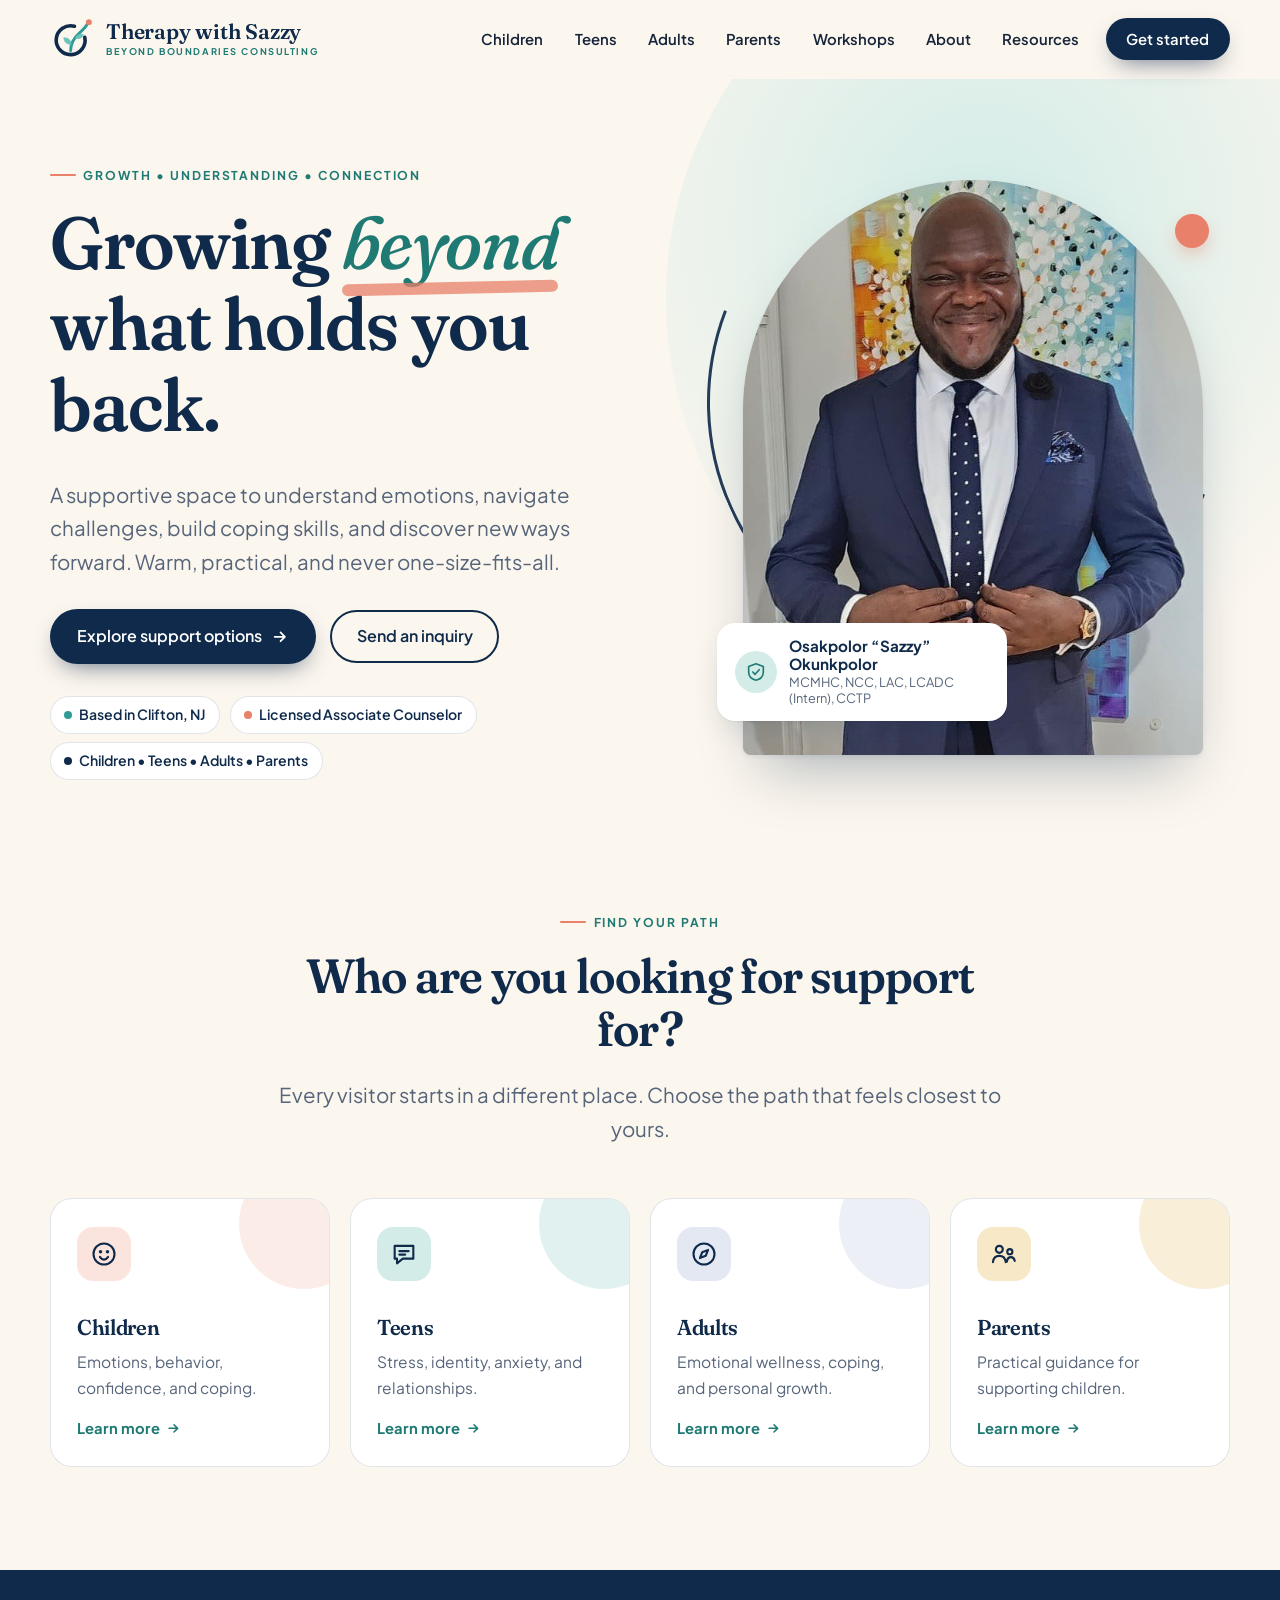
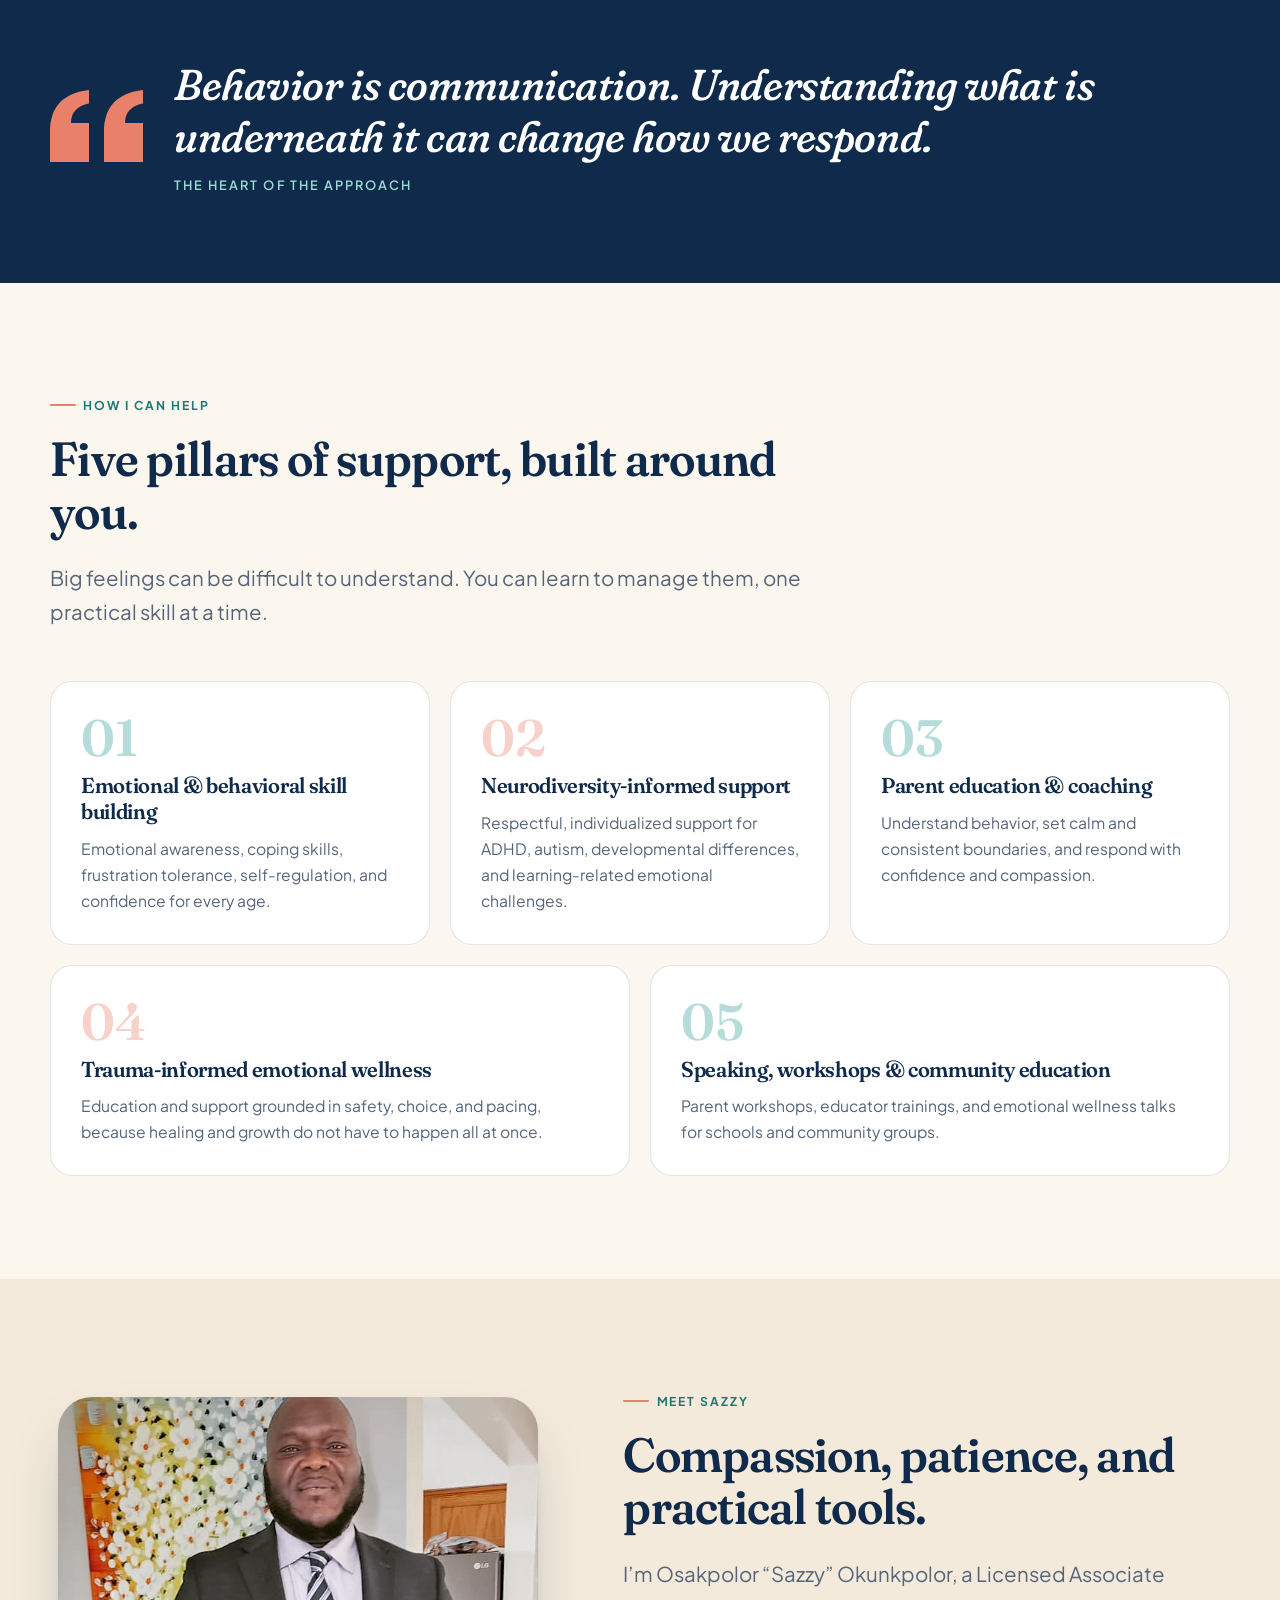
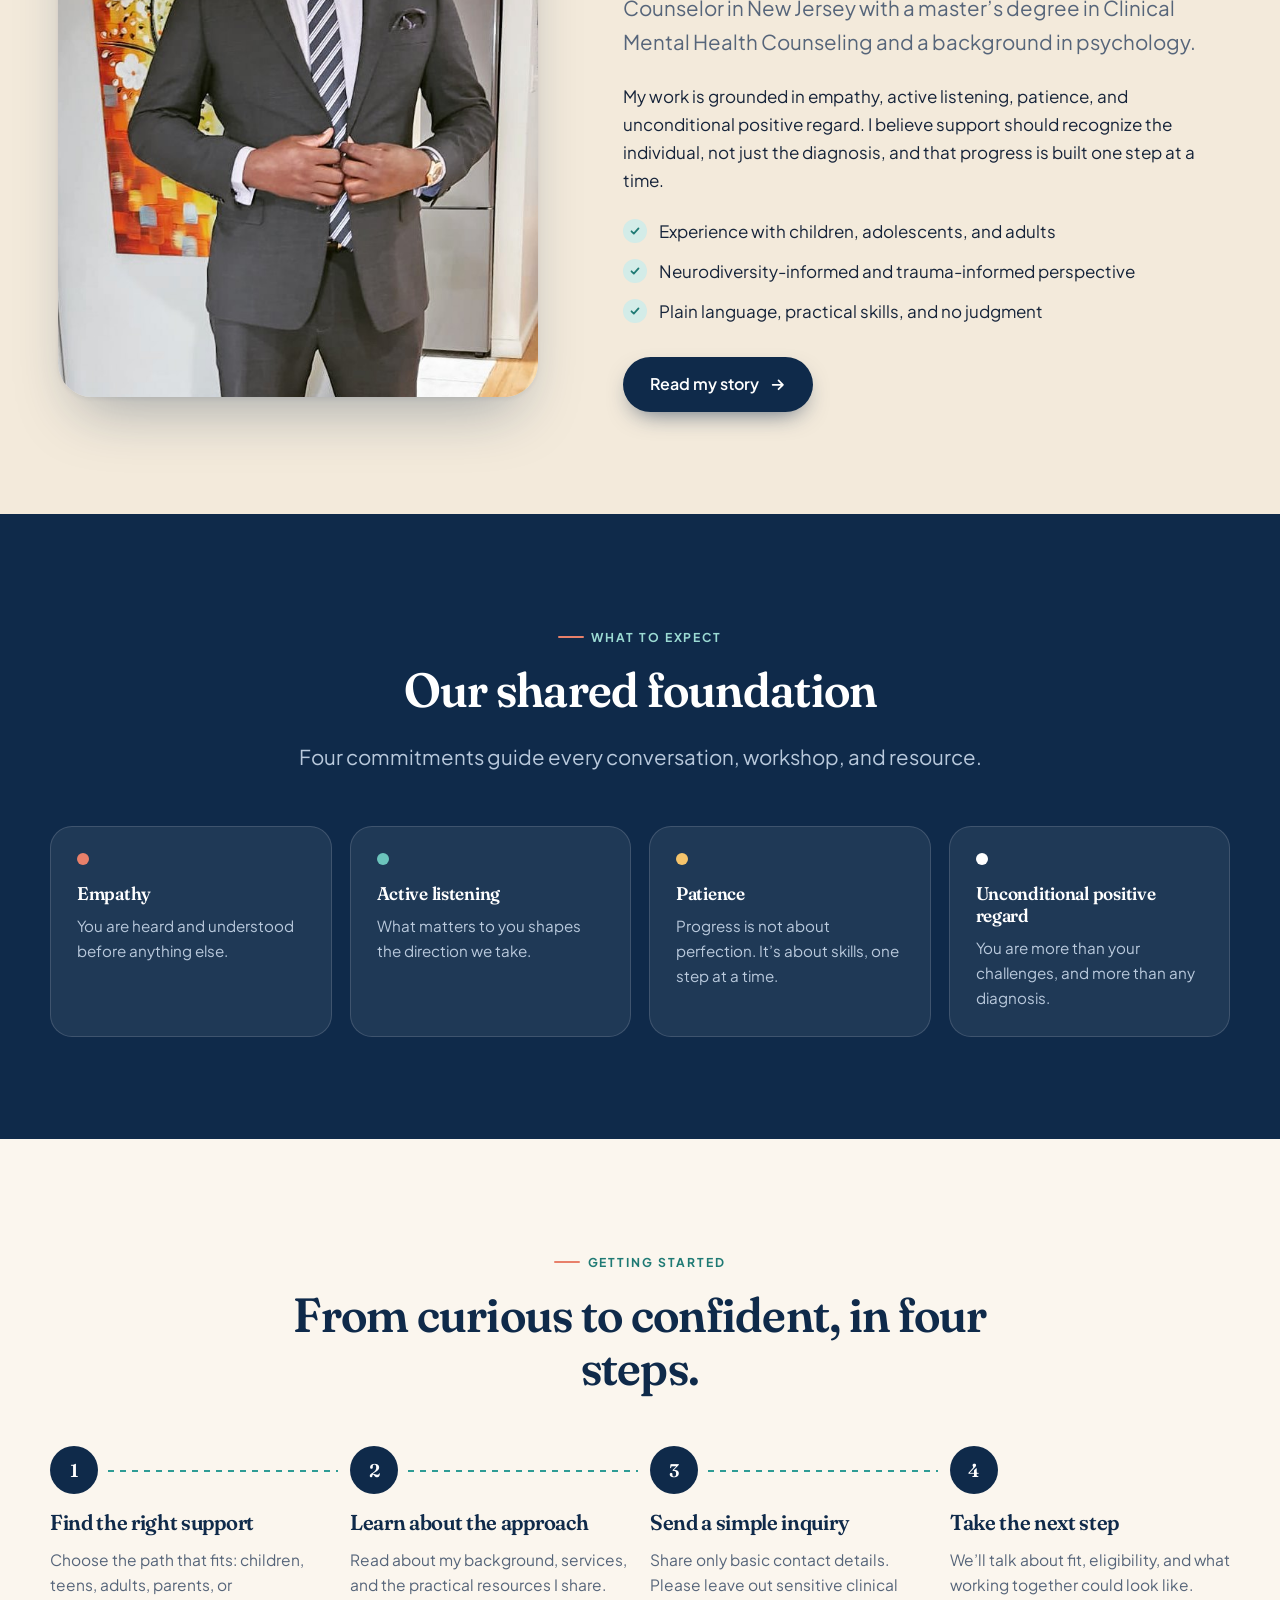
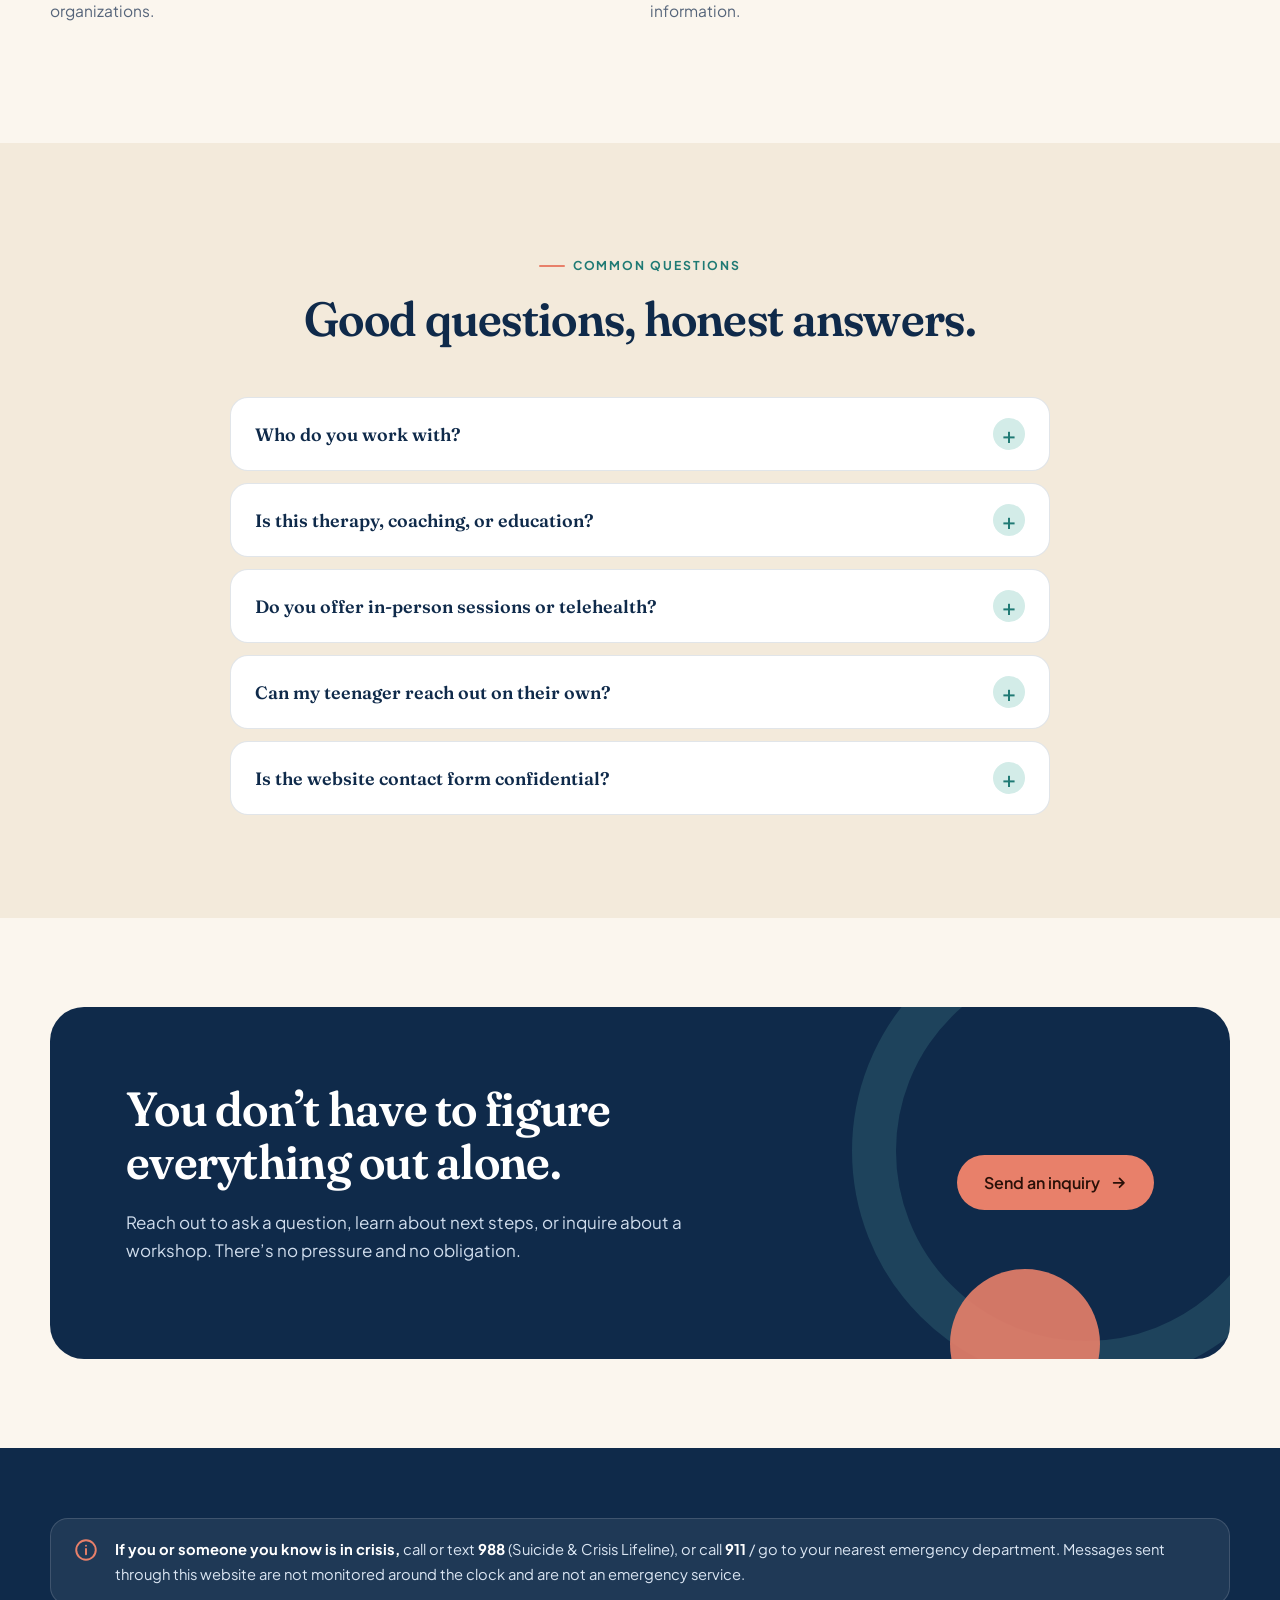
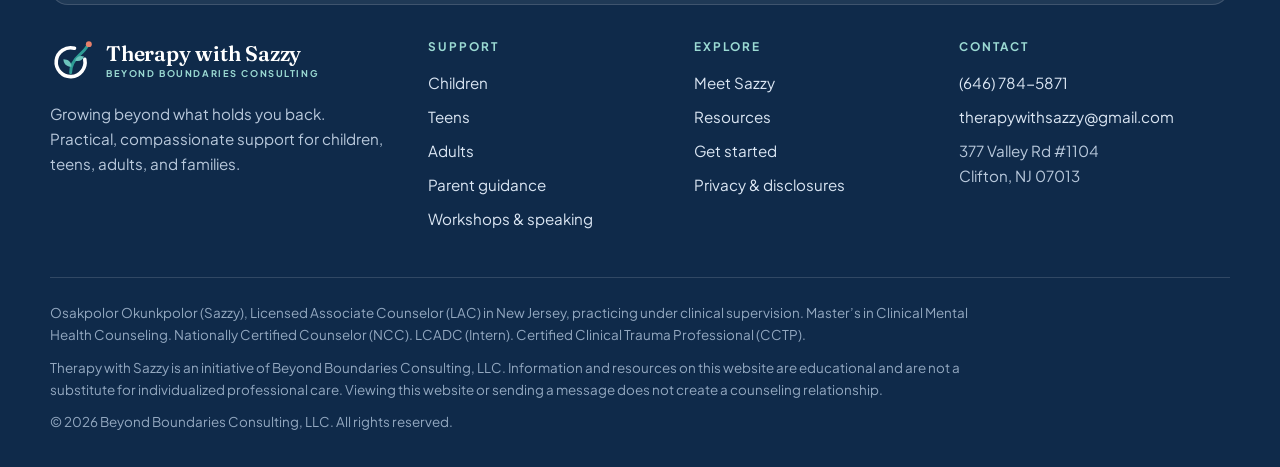
<file: index.html>
<!doctype html>
<html lang="en">
<head>
<meta charset="utf-8">
<meta name="viewport" content="width=device-width,initial-scale=1">
<title>Therapy with Sazzy | Counseling & Emotional Wellness Support in New Jersey</title>
<meta name="description" content="Therapy with Sazzy offers warm, practical emotional wellness support for children, teens, adults, and parents in Clifton, New Jersey. Growing beyond what holds you back.">
<meta name="theme-color" content="#0F2A4A">
<link rel="canonical" href="https://therapywithsazzy.com/">
<meta property="og:type" content="website">
<meta property="og:site_name" content="Therapy with Sazzy">
<meta property="og:title" content="Therapy with Sazzy | Counseling & Emotional Wellness Support in New Jersey">
<meta property="og:description" content="Therapy with Sazzy offers warm, practical emotional wellness support for children, teens, adults, and parents in Clifton, New Jersey. Growing beyond what holds you back.">
<meta property="og:url" content="https://therapywithsazzy.com/">
<meta property="og:image" content="https://therapywithsazzy.com/assets/img/og-image.jpg">
<meta name="twitter:card" content="summary_large_image">
<link rel="icon" href="/favicon.svg" type="image/svg+xml">
<link rel="icon" href="/favicon.ico" sizes="48x48">
<link rel="apple-touch-icon" href="/assets/logo/apple-touch-icon.png">
<link rel="manifest" href="/site.webmanifest">
<link rel="preconnect" href="https://fonts.googleapis.com">
<link rel="preconnect" href="https://fonts.gstatic.com" crossorigin>
<link href="https://fonts.googleapis.com/css2?family=Fraunces:ital,opsz,wght,SOFT@0,9..144,500;0,9..144,600;1,9..144,500&family=Plus+Jakarta+Sans:wght@400;500;600;700&display=swap" rel="stylesheet">
<script>document.documentElement.classList.add("js")</script>
<link rel="stylesheet" href="/css/style.css">
<script type="application/ld+json">{
 "@context": "https://schema.org",
 "@type": "ProfessionalService",
 "name": "Therapy with Sazzy",
 "alternateName": "Beyond Boundaries Consulting, LLC",
 "url": "https://therapywithsazzy.com",
 "telephone": "+1-646-784-5871",
 "email": "therapywithsazzy@gmail.com",
 "description": "Counseling-informed emotional wellness support, parent guidance, and workshops for children, teens, adults, and families in New Jersey.",
 "address": {
  "@type": "PostalAddress",
  "streetAddress": "377 Valley Rd #1104",
  "addressLocality": "Clifton",
  "addressRegion": "NJ",
  "postalCode": "07013",
  "addressCountry": "US"
 },
 "areaServed": "New Jersey"
}</script>
</head>
<body>
<a class="skip" href="#main">Skip to content</a>
<header class="site-header">
  <div class="wrap nav">
    <a class="brand" href="/" aria-label="Therapy with Sazzy — home"><svg viewBox="0 0 64 64" aria-hidden="true"><path d="M50.6 29.6 A21 21 0 1 1 35.6 13.5" fill="none" stroke="currentColor" stroke-width="5.2" stroke-linecap="round"/><path d="M30 49 C30 39 34 31 43 23 C48 18.5 52 14.5 55 9" fill="none" stroke="#2E9C95" stroke-width="4.2" stroke-linecap="round"/><path d="M31.2 40.5 C24 40.5 19.5 36 19.5 29.5 C26.5 29.5 31.2 33.5 31.2 40.5Z" fill="#6CC4BC"/><path d="M36.5 31.5 C43 33 47.5 31 49.5 25.5 C43.5 23.5 38.5 25.5 36.5 31.5Z" fill="#6CC4BC"/><circle cx="56.5" cy="7.5" r="4.3" fill="#E8806A"/></svg><span class="brand-text"><span class="brand-name">Therapy with Sazzy</span><span class="brand-sub">Beyond Boundaries Consulting</span></span></a>
    <button class="menu-btn" aria-expanded="false" aria-controls="nav-links" aria-label="Open menu"><span></span><span></span><span></span></button>
    <ul class="nav-links" id="nav-links"><li><a href="/children.html">Children</a></li><li><a href="/teens.html">Teens</a></li><li><a href="/adults.html">Adults</a></li><li><a href="/parents.html">Parents</a></li><li><a href="/workshops.html">Workshops</a></li><li><a href="/about.html">About</a></li><li><a href="/resources.html">Resources</a></li><li><a class="btn btn-primary" href="/get-started.html">Get started</a></li></ul>
  </div>
</header>
<main id="main">
<section class="hero"><div class="wrap hero-grid">
  <div>
    <span class="eyebrow">Growth &bull; Understanding &bull; Connection</span>
    <h1>Growing <em class="hl">beyond</em> what holds you back.</h1>
    <p class="lead">A supportive space to understand emotions, navigate challenges, build coping skills, and discover new ways forward. Warm, practical, and never one-size-fits-all.</p>
    <div class="cta-row"><a class="btn btn-primary" href="#who">Explore support options <svg viewBox="0 0 24 24" fill="none" stroke="currentColor" stroke-width="2.4" stroke-linecap="round" stroke-linejoin="round" aria-hidden="true"><path d="M5 12h14M13 6l6 6-6 6"/></svg></a><a class="btn btn-ghost" href="/get-started.html">Send an inquiry</a></div>
    <div class="audience-line"><span class="chip"><i></i>Based in Clifton, NJ</span><span class="chip"><i></i>Licensed Associate Counselor</span><span class="chip"><i></i>Children &bull; Teens &bull; Adults &bull; Parents</span></div>
  </div>
  <div class="hero-art reveal">
    <div class="ring-deco"></div><div class="dot-deco"></div>
    <div class="arch"><img src="/assets/img/sazzy-portrait.jpg" width="597" height="759" alt="Sazzy, smiling warmly in a navy suit and polka-dot tie" fetchpriority="high"></div>
    <div class="float-card"><div class="badge"><svg viewBox="0 0 24 24" fill="none" stroke="currentColor" stroke-width="1.8" stroke-linecap="round" stroke-linejoin="round" aria-hidden="true"><path d="M12 3l8 3v6c0 4.5-3.2 7.8-8 9-4.8-1.2-8-4.5-8-9V6z"/><path d="M8.5 12l2.5 2.5 4.5-5"/></svg></div><div><strong>Osakpolor &ldquo;Sazzy&rdquo; Okunkpolor</strong><span>MCMHC, NCC, LAC, LCADC (Intern), CCTP</span></div></div>
  </div>
</div></section>

<section class="section" id="who" style="padding-top:20px"><div class="wrap">
  <div class="section-head center reveal"><span class="eyebrow">Find your path</span><h2>Who are you looking for support for?</h2><p class="lead">Every visitor starts in a different place. Choose the path that feels closest to yours.</p></div>
  <div class="path-grid">
    <a class="path-card reveal" href="/children.html" style="--c:#fbe4dd"><div class="ic"><svg viewBox="0 0 24 24" fill="none" stroke="currentColor" stroke-width="1.8" stroke-linecap="round" stroke-linejoin="round" aria-hidden="true"><circle cx="12" cy="12" r="9"/><path d="M8.5 14.5c1 1.6 2.2 2.3 3.5 2.3s2.5-.7 3.5-2.3"/><circle cx="9" cy="10" r=".6" fill="currentColor"/><circle cx="15" cy="10" r=".6" fill="currentColor"/></svg></div><h3>Children</h3><p>Emotions, behavior, confidence, and coping.</p><span class="more">Learn more <svg viewBox="0 0 24 24" fill="none" stroke="currentColor" stroke-width="2.4" stroke-linecap="round" stroke-linejoin="round" aria-hidden="true"><path d="M5 12h14M13 6l6 6-6 6"/></svg></span></a>
    <a class="path-card reveal" style="--c:#d3ece8;--d:.08s" href="/teens.html"><div class="ic"><svg viewBox="0 0 24 24" fill="none" stroke="currentColor" stroke-width="1.8" stroke-linecap="round" stroke-linejoin="round" aria-hidden="true"><path d="M4 5h16v11H11l-5 4v-4H4z"/><path d="M8 9.5h8M8 12.5h5"/></svg></div><h3>Teens</h3><p>Stress, identity, anxiety, and relationships.</p><span class="more">Learn more <svg viewBox="0 0 24 24" fill="none" stroke="currentColor" stroke-width="2.4" stroke-linecap="round" stroke-linejoin="round" aria-hidden="true"><path d="M5 12h14M13 6l6 6-6 6"/></svg></span></a>
    <a class="path-card reveal" style="--c:#e4e8f3;--d:.16s" href="/adults.html"><div class="ic"><svg viewBox="0 0 24 24" fill="none" stroke="currentColor" stroke-width="1.8" stroke-linecap="round" stroke-linejoin="round" aria-hidden="true"><circle cx="12" cy="12" r="9"/><path d="M15.5 8.5l-2 5-5 2 2-5z"/></svg></div><h3>Adults</h3><p>Emotional wellness, coping, and personal growth.</p><span class="more">Learn more <svg viewBox="0 0 24 24" fill="none" stroke="currentColor" stroke-width="2.4" stroke-linecap="round" stroke-linejoin="round" aria-hidden="true"><path d="M5 12h14M13 6l6 6-6 6"/></svg></span></a>
    <a class="path-card reveal" style="--c:#f7e8c8;--d:.24s" href="/parents.html"><div class="ic"><svg viewBox="0 0 24 24" fill="none" stroke="currentColor" stroke-width="1.8" stroke-linecap="round" stroke-linejoin="round" aria-hidden="true"><circle cx="8" cy="8" r="3"/><circle cx="17" cy="10" r="2.2"/><path d="M2.5 19c.4-3.4 2.6-5.4 5.5-5.4s5.1 2 5.5 5.4M14.5 18.5c.3-2.3 1.5-3.8 3.5-3.8 1.6 0 2.8 1 3.2 3.2"/></svg></div><h3>Parents</h3><p>Practical guidance for supporting children.</p><span class="more">Learn more <svg viewBox="0 0 24 24" fill="none" stroke="currentColor" stroke-width="2.4" stroke-linecap="round" stroke-linejoin="round" aria-hidden="true"><path d="M5 12h14M13 6l6 6-6 6"/></svg></span></a>
  </div>
</div></section>

<section class="quote-band"><div class="wrap reveal"><svg class="q" viewBox="0 0 64 48" fill="currentColor" aria-hidden="true"><path d="M0 48V28C0 11 9 2 26 0v9c-8 1.5-12 6-12 13h12v26zM36 48V28C36 11 45 2 62 0v9c-8 1.5-12 6-12 13h12v26z"/></svg><div><blockquote>Behavior is communication. Understanding what is underneath it can change how we respond.</blockquote><cite>The heart of the approach</cite></div></div></section>

<section class="section"><div class="wrap">
  <div class="section-head reveal"><span class="eyebrow">How I can help</span><h2>Five pillars of support, built around you.</h2><p class="lead">Big feelings can be difficult to understand. You can learn to manage them, one practical skill at a time.</p></div>
  <div class="pillars">
    <div class="pillar reveal"><div class="num">01</div><h3>Emotional &amp; behavioral skill building</h3><p>Emotional awareness, coping skills, frustration tolerance, self-regulation, and confidence for every age.</p></div>
    <div class="pillar reveal" style="--d:.08s"><div class="num">02</div><h3>Neurodiversity-informed support</h3><p>Respectful, individualized support for ADHD, autism, developmental differences, and learning-related emotional challenges.</p></div>
    <div class="pillar reveal" style="--d:.16s"><div class="num">03</div><h3>Parent education &amp; coaching</h3><p>Understand behavior, set calm and consistent boundaries, and respond with confidence and compassion.</p></div>
    <div class="pillar reveal"><div class="num">04</div><h3>Trauma-informed emotional wellness</h3><p>Education and support grounded in safety, choice, and pacing, because healing and growth do not have to happen all at once.</p></div>
    <div class="pillar reveal" style="--d:.08s"><div class="num">05</div><h3>Speaking, workshops &amp; community education</h3><p>Parent workshops, educator trainings, and emotional wellness talks for schools and community groups.</p></div>
  </div>
</div></section>

<section class="section band-sand"><div class="wrap split">
  <div class="split-media reveal"><div class="frame-wrap"><div class="frame"><img src="/assets/img/sazzy-half.jpg" width="650" height="940" alt="Sazzy standing in a bright hallway, adjusting a charcoal suit jacket" loading="lazy"></div></div></div>
  <div class="reveal">
    <span class="eyebrow">Meet Sazzy</span>
    <h2>Compassion, patience, and practical tools.</h2>
    <p class="lead">I&rsquo;m Osakpolor &ldquo;Sazzy&rdquo; Okunkpolor, a Licensed Associate Counselor in New Jersey with a master&rsquo;s degree in Clinical Mental Health Counseling and a background in psychology.</p>
    <p>My work is grounded in empathy, active listening, patience, and unconditional positive regard. I believe support should recognize the individual, not just the diagnosis, and that progress is built one step at a time.</p>
    <ul class="tick-list"><li>Experience with children, adolescents, and adults</li><li>Neurodiversity-informed and trauma-informed perspective</li><li>Plain language, practical skills, and no judgment</li></ul>
    <a class="btn btn-primary" href="/about.html">Read my story <svg viewBox="0 0 24 24" fill="none" stroke="currentColor" stroke-width="2.4" stroke-linecap="round" stroke-linejoin="round" aria-hidden="true"><path d="M5 12h14M13 6l6 6-6 6"/></svg></a>
  </div>
</div></section>

<section class="section band-navy"><div class="wrap">
  <div class="section-head center reveal"><span class="eyebrow">What to expect</span><h2>Our shared foundation</h2><p class="lead">Four commitments guide every conversation, workshop, and resource.</p></div>
  <div class="values">
    <div class="value reveal"><div class="dotk"></div><h3>Empathy</h3><p>You are heard and understood before anything else.</p></div>
    <div class="value reveal" style="--d:.08s"><div class="dotk"></div><h3>Active listening</h3><p>What matters to you shapes the direction we take.</p></div>
    <div class="value reveal" style="--d:.16s"><div class="dotk"></div><h3>Patience</h3><p>Progress is not about perfection. It&rsquo;s about skills, one step at a time.</p></div>
    <div class="value reveal" style="--d:.24s"><div class="dotk"></div><h3>Unconditional positive regard</h3><p>You are more than your challenges, and more than any diagnosis.</p></div>
  </div>
</div></section>

<section class="section"><div class="wrap">
  <div class="section-head center reveal"><span class="eyebrow">Getting started</span><h2>From curious to confident, in four steps.</h2></div>
  <div class="steps">
    <div class="step reveal"><h3>Find the right support</h3><p>Choose the path that fits: children, teens, adults, parents, or organizations.</p></div>
    <div class="step reveal" style="--d:.08s"><h3>Learn about the approach</h3><p>Read about my background, services, and the practical resources I share.</p></div>
    <div class="step reveal" style="--d:.16s"><h3>Send a simple inquiry</h3><p>Share only basic contact details. Please leave out sensitive clinical information.</p></div>
    <div class="step reveal" style="--d:.24s"><h3>Take the next step</h3><p>We&rsquo;ll talk about fit, eligibility, and what working together could look like.</p></div>
  </div>
</div></section>

<section class="section band-sand"><div class="wrap">
  <div class="section-head center reveal"><span class="eyebrow">Common questions</span><h2>Good questions, honest answers.</h2></div>
  <div class="faq"><details class="reveal"><summary>Who do you work with?</summary><p>Children, adolescents, adults, and parents, plus schools and community groups interested in workshops. Availability depends on the service and on what I am currently authorized to offer, so please ask during your inquiry.</p></details><details class="reveal"><summary>Is this therapy, coaching, or education?</summary><p>It depends on the service. Clinical counseling services are offered only within my licensure and supervision requirements. Parent coaching, workshops, speaking, and downloadable resources are educational. Each page and inquiry will make clear which is which.</p></details><details class="reveal"><summary>Do you offer in-person sessions or telehealth?</summary><p>Service format, fees, and insurance information are confirmed when we connect. Send an inquiry and I will let you know exactly what is available.</p></details><details class="reveal"><summary>Can my teenager reach out on their own?</summary><p>For minors, parent or guardian involvement and consent are required. Confidentiality and its limits are explained clearly to both teens and parents.</p></details><details class="reveal"><summary>Is the website contact form confidential?</summary><p>Please treat it like ordinary email: share only your name, contact details, and the type of support you are looking for. Do not include sensitive clinical details. Secure channels are used for clinical communication.</p></details></div>
</div></section>
<section class="cta"><div class="wrap"><div class="cta-card reveal">
  <div><h2>You don&rsquo;t have to figure everything out alone.</h2><p>Reach out to ask a question, learn about next steps, or inquire about a workshop. There&rsquo;s no pressure and no obligation.</p></div>
  <div class="cta-row"><a class="btn btn-coral" href="/get-started.html">Send an inquiry <svg viewBox="0 0 24 24" fill="none" stroke="currentColor" stroke-width="2.4" stroke-linecap="round" stroke-linejoin="round" aria-hidden="true"><path d="M5 12h14M13 6l6 6-6 6"/></svg></a></div>
</div></div></section>
</main>
<footer class="site-footer">
  <div class="wrap">
    <div class="crisis"><svg viewBox="0 0 24 24" fill="none" stroke="currentColor" stroke-width="1.8" stroke-linecap="round" stroke-linejoin="round" aria-hidden="true"><circle cx="12" cy="12" r="9"/><path d="M12 11v5M12 8v.01"/></svg><p><strong>If you or someone you know is in crisis,</strong> call or text <strong>988</strong> (Suicide &amp; Crisis Lifeline), or call <strong>911</strong> / go to your nearest emergency department. Messages sent through this website are not monitored around the clock and are not an emergency service.</p></div>
    <div class="foot-grid">
      <div class="foot-brand">
        <a class="brand" href="/"><svg viewBox="0 0 64 64" aria-hidden="true"><path d="M50.6 29.6 A21 21 0 1 1 35.6 13.5" fill="none" stroke="currentColor" stroke-width="5.2" stroke-linecap="round"/><path d="M30 49 C30 39 34 31 43 23 C48 18.5 52 14.5 55 9" fill="none" stroke="#2E9C95" stroke-width="4.2" stroke-linecap="round"/><path d="M31.2 40.5 C24 40.5 19.5 36 19.5 29.5 C26.5 29.5 31.2 33.5 31.2 40.5Z" fill="#6CC4BC"/><path d="M36.5 31.5 C43 33 47.5 31 49.5 25.5 C43.5 23.5 38.5 25.5 36.5 31.5Z" fill="#6CC4BC"/><circle cx="56.5" cy="7.5" r="4.3" fill="#E8806A"/></svg><span class="brand-text"><span class="brand-name">Therapy with Sazzy</span><span class="brand-sub">Beyond Boundaries Consulting</span></span></a>
        <p>Growing beyond what holds you back. Practical, compassionate support for children, teens, adults, and families.</p>
      </div>
      <div><h4>Support</h4><ul><li><a href="/children.html">Children</a></li><li><a href="/teens.html">Teens</a></li><li><a href="/adults.html">Adults</a></li><li><a href="/parents.html">Parent guidance</a></li><li><a href="/workshops.html">Workshops &amp; speaking</a></li></ul></div>
      <div><h4>Explore</h4><ul><li><a href="/about.html">Meet Sazzy</a></li><li><a href="/resources.html">Resources</a></li><li><a href="/get-started.html">Get started</a></li><li><a href="/privacy.html">Privacy &amp; disclosures</a></li></ul></div>
      <div><h4>Contact</h4><ul><li><a href="tel:+16467845871">(646) 784-5871</a></li><li><a href="mailto:therapywithsazzy@gmail.com">therapywithsazzy@gmail.com</a></li><li>377 Valley Rd #1104<br>Clifton, NJ 07013</li></ul></div>
    </div>
    <div class="legal">
      <p>Osakpolor Okunkpolor (Sazzy), Licensed Associate Counselor (LAC) in New Jersey, practicing under clinical supervision. Master&rsquo;s in Clinical Mental Health Counseling. Nationally Certified Counselor (NCC). LCADC (Intern). Certified Clinical Trauma Professional (CCTP).</p>
      <p>Therapy with Sazzy is an initiative of Beyond Boundaries Consulting, LLC. Information and resources on this website are educational and are not a substitute for individualized professional care. Viewing this website or sending a message does not create a counseling relationship.</p>
      <p>&copy; <span id="yr">2026</span> Beyond Boundaries Consulting, LLC. All rights reserved.</p>
    </div>
  </div>
</footer>
<script src="/js/main.js" defer></script>
<script>document.getElementById('yr').textContent=new Date().getFullYear()</script>
</body>
</html>
</file>
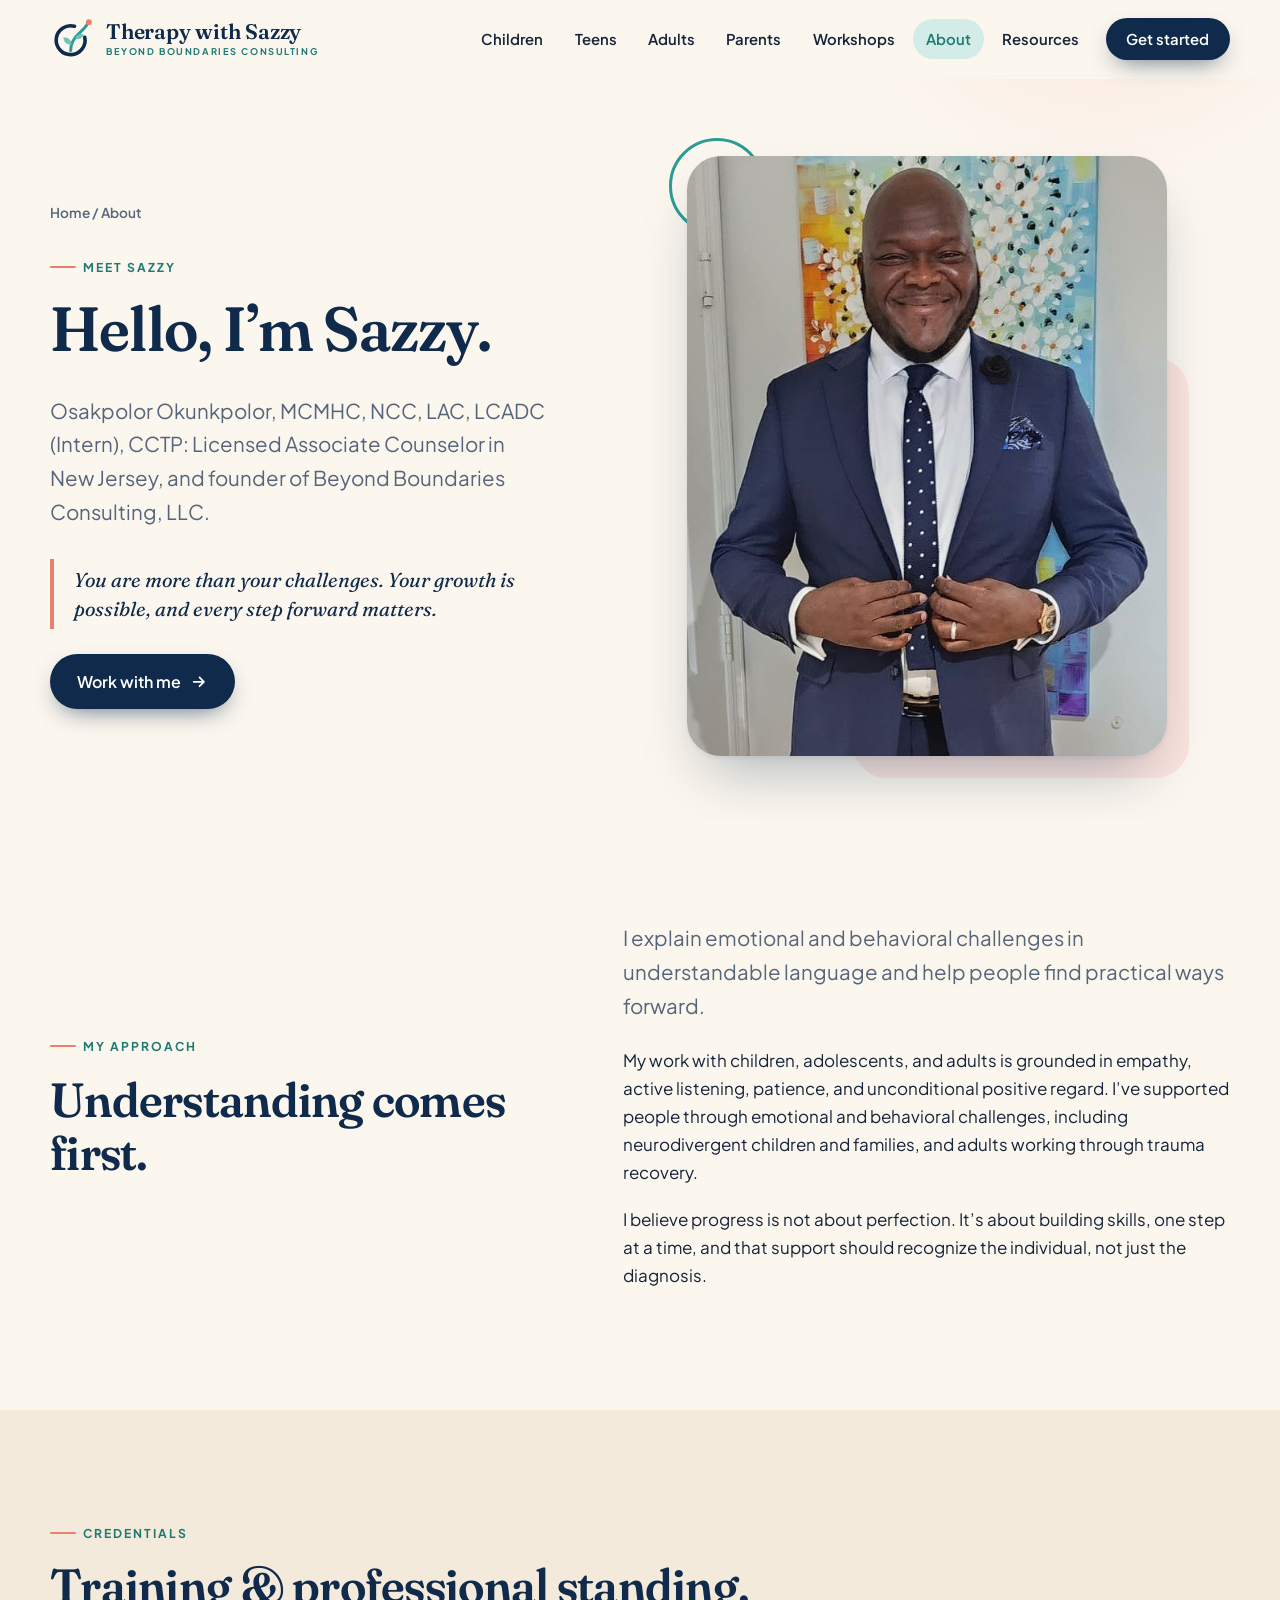
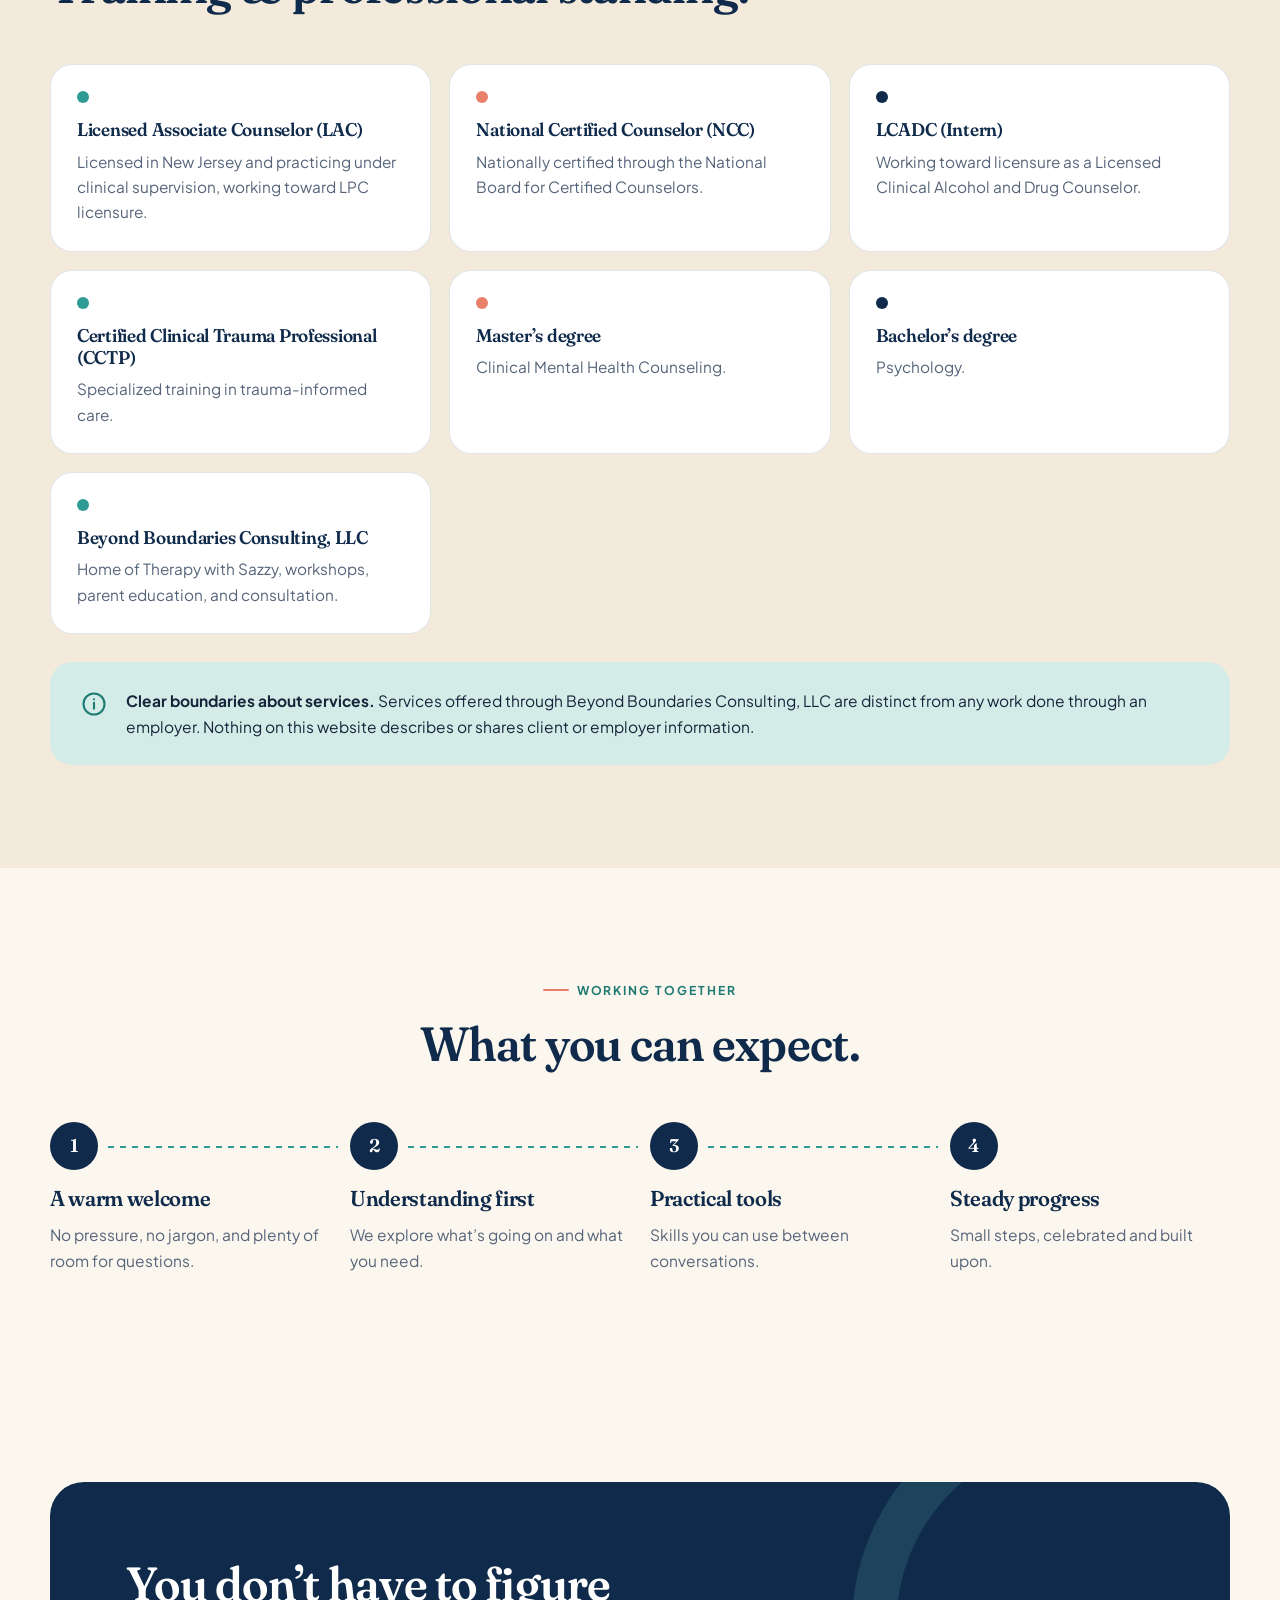
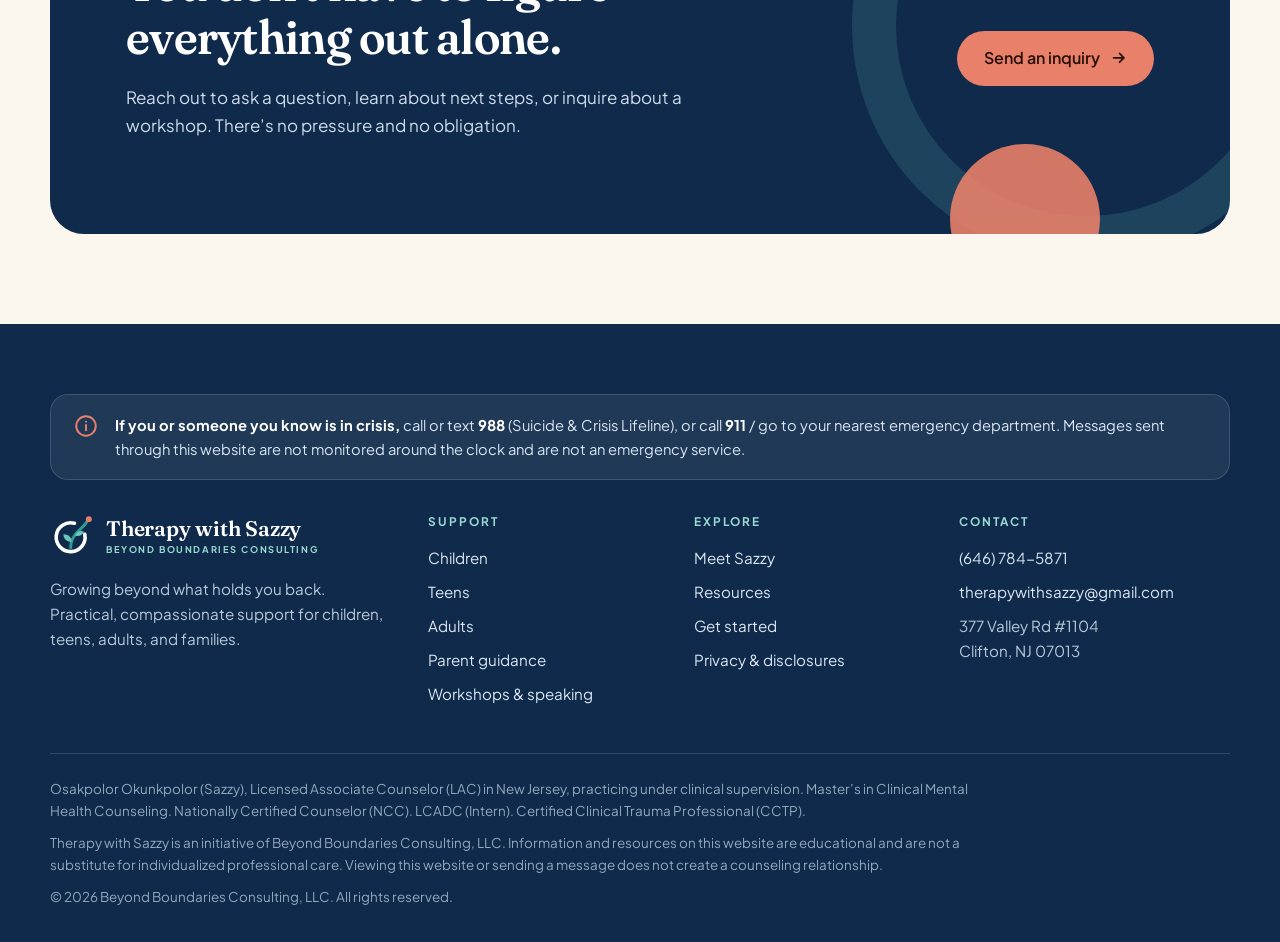
<file: about.html>
<!doctype html>
<html lang="en">
<head>
<meta charset="utf-8">
<meta name="viewport" content="width=device-width,initial-scale=1">
<title>Meet Sazzy | Licensed Associate Counselor in Clifton, NJ | Therapy with Sazzy</title>
<meta name="description" content="Meet Osakpolor "Sazzy" Okunkpolor, MCMHC, NCC, LAC, LCADC (Intern), CCTP: a New Jersey Licensed Associate Counselor with a master's in Clinical Mental Health Counseling, supporting children, teens, adults, and families.">
<meta name="theme-color" content="#0F2A4A">
<link rel="canonical" href="https://therapywithsazzy.com/about.html">
<meta property="og:type" content="website">
<meta property="og:site_name" content="Therapy with Sazzy">
<meta property="og:title" content="Meet Sazzy | Licensed Associate Counselor in Clifton, NJ | Therapy with Sazzy">
<meta property="og:description" content="Meet Osakpolor "Sazzy" Okunkpolor, MCMHC, NCC, LAC, LCADC (Intern), CCTP: a New Jersey Licensed Associate Counselor with a master's in Clinical Mental Health Counseling, supporting children, teens, adults, and families.">
<meta property="og:url" content="https://therapywithsazzy.com/about.html">
<meta property="og:image" content="https://therapywithsazzy.com/assets/img/og-image.jpg">
<meta name="twitter:card" content="summary_large_image">
<link rel="icon" href="/favicon.svg" type="image/svg+xml">
<link rel="icon" href="/favicon.ico" sizes="48x48">
<link rel="apple-touch-icon" href="/assets/logo/apple-touch-icon.png">
<link rel="manifest" href="/site.webmanifest">
<link rel="preconnect" href="https://fonts.googleapis.com">
<link rel="preconnect" href="https://fonts.gstatic.com" crossorigin>
<link href="https://fonts.googleapis.com/css2?family=Fraunces:ital,opsz,wght,SOFT@0,9..144,500;0,9..144,600;1,9..144,500&family=Plus+Jakarta+Sans:wght@400;500;600;700&display=swap" rel="stylesheet">
<script>document.documentElement.classList.add("js")</script>
<link rel="stylesheet" href="/css/style.css">

</head>
<body>
<a class="skip" href="#main">Skip to content</a>
<header class="site-header">
  <div class="wrap nav">
    <a class="brand" href="/" aria-label="Therapy with Sazzy — home"><svg viewBox="0 0 64 64" aria-hidden="true"><path d="M50.6 29.6 A21 21 0 1 1 35.6 13.5" fill="none" stroke="currentColor" stroke-width="5.2" stroke-linecap="round"/><path d="M30 49 C30 39 34 31 43 23 C48 18.5 52 14.5 55 9" fill="none" stroke="#2E9C95" stroke-width="4.2" stroke-linecap="round"/><path d="M31.2 40.5 C24 40.5 19.5 36 19.5 29.5 C26.5 29.5 31.2 33.5 31.2 40.5Z" fill="#6CC4BC"/><path d="M36.5 31.5 C43 33 47.5 31 49.5 25.5 C43.5 23.5 38.5 25.5 36.5 31.5Z" fill="#6CC4BC"/><circle cx="56.5" cy="7.5" r="4.3" fill="#E8806A"/></svg><span class="brand-text"><span class="brand-name">Therapy with Sazzy</span><span class="brand-sub">Beyond Boundaries Consulting</span></span></a>
    <button class="menu-btn" aria-expanded="false" aria-controls="nav-links" aria-label="Open menu"><span></span><span></span><span></span></button>
    <ul class="nav-links" id="nav-links"><li><a href="/children.html">Children</a></li><li><a href="/teens.html">Teens</a></li><li><a href="/adults.html">Adults</a></li><li><a href="/parents.html">Parents</a></li><li><a href="/workshops.html">Workshops</a></li><li><a href="/about.html" aria-current="page">About</a></li><li><a href="/resources.html">Resources</a></li><li><a class="btn btn-primary" href="/get-started.html">Get started</a></li></ul>
  </div>
</header>
<main id="main">
<section class="page-hero" style="--c:#fbe4dd"><div class="wrap split" style="align-items:center">
  <div>
    <div class="crumbs"><a href="/">Home</a> / About</div>
    <span class="eyebrow">Meet Sazzy</span>
    <h1>Hello, I&rsquo;m Sazzy.</h1>
    <p class="lead">Osakpolor Okunkpolor, MCMHC, NCC, LAC, LCADC (Intern), CCTP: Licensed Associate Counselor in New Jersey, and founder of Beyond Boundaries Consulting, LLC.</p>
    <p class="msg">You are more than your challenges. Your growth is possible, and every step forward matters.</p>
    <div class="cta-row"><a class="btn btn-primary" href="/get-started.html">Work with me <svg viewBox="0 0 24 24" fill="none" stroke="currentColor" stroke-width="2.4" stroke-linecap="round" stroke-linejoin="round" aria-hidden="true"><path d="M5 12h14M13 6l6 6-6 6"/></svg></a></div>
  </div>
  <div class="split-media"><div class="frame-wrap"><div class="frame"><img src="/assets/img/sazzy-portrait.jpg" width="597" height="759" alt="Portrait of Sazzy smiling in a navy suit with a boutonniere" fetchpriority="high"></div></div></div>
</div></section>
<section class="section"><div class="wrap split">
  <div class="reveal"><span class="eyebrow">My approach</span><h2>Understanding comes first.</h2></div>
  <div class="reveal"><p class="lead">I explain emotional and behavioral challenges in understandable language and help people find practical ways forward.</p>
  <p>My work with children, adolescents, and adults is grounded in empathy, active listening, patience, and unconditional positive regard. I&rsquo;ve supported people through emotional and behavioral challenges, including neurodivergent children and families, and adults working through trauma recovery.</p>
  <p>I believe progress is not about perfection. It&rsquo;s about building skills, one step at a time, and that support should recognize the individual, not just the diagnosis.</p></div>
</div></section>
<section class="section band-sand"><div class="wrap">
  <div class="section-head reveal"><span class="eyebrow">Credentials</span><h2>Training &amp; professional standing.</h2></div>
  <div class="topics">
    <div class="topic reveal"><div class="dotk"></div><h3>Licensed Associate Counselor (LAC)</h3><p>Licensed in New Jersey and practicing under clinical supervision, working toward LPC licensure.</p></div>
    <div class="topic reveal" style="--d:.08s"><div class="dotk"></div><h3>National Certified Counselor (NCC)</h3><p>Nationally certified through the National Board for Certified Counselors.</p></div>
    <div class="topic reveal" style="--d:.16s"><div class="dotk"></div><h3>LCADC (Intern)</h3><p>Working toward licensure as a Licensed Clinical Alcohol and Drug Counselor.</p></div>
    <div class="topic reveal"><div class="dotk"></div><h3>Certified Clinical Trauma Professional (CCTP)</h3><p>Specialized training in trauma-informed care.</p></div>
    <div class="topic reveal"><div class="dotk"></div><h3>Master&rsquo;s degree</h3><p>Clinical Mental Health Counseling.</p></div>
    <div class="topic reveal" style="--d:.08s"><div class="dotk"></div><h3>Bachelor&rsquo;s degree</h3><p>Psychology.</p></div>
    <div class="topic reveal" style="--d:.16s"><div class="dotk"></div><h3>Beyond Boundaries Consulting, LLC</h3><p>Home of Therapy with Sazzy, workshops, parent education, and consultation.</p></div>
  </div>
  <div style="margin-top:28px" class="callout reveal"><svg viewBox="0 0 24 24" fill="none" stroke="currentColor" stroke-width="1.8" stroke-linecap="round" stroke-linejoin="round" aria-hidden="true"><circle cx="12" cy="12" r="9"/><path d="M12 11v5M12 8v.01"/></svg><p><strong>Clear boundaries about services.</strong> Services offered through Beyond Boundaries Consulting, LLC are distinct from any work done through an employer. Nothing on this website describes or shares client or employer information.</p></div>
</div></section>
<section class="section"><div class="wrap">
  <div class="section-head center reveal"><span class="eyebrow">Working together</span><h2>What you can expect.</h2></div>
  <div class="steps">
    <div class="step reveal"><h3>A warm welcome</h3><p>No pressure, no jargon, and plenty of room for questions.</p></div>
    <div class="step reveal" style="--d:.08s"><h3>Understanding first</h3><p>We explore what&rsquo;s going on and what you need.</p></div>
    <div class="step reveal" style="--d:.16s"><h3>Practical tools</h3><p>Skills you can use between conversations.</p></div>
    <div class="step reveal" style="--d:.24s"><h3>Steady progress</h3><p>Small steps, celebrated and built upon.</p></div>
  </div>
</div></section>
<section class="cta"><div class="wrap"><div class="cta-card reveal">
  <div><h2>You don&rsquo;t have to figure everything out alone.</h2><p>Reach out to ask a question, learn about next steps, or inquire about a workshop. There&rsquo;s no pressure and no obligation.</p></div>
  <div class="cta-row"><a class="btn btn-coral" href="/get-started.html">Send an inquiry <svg viewBox="0 0 24 24" fill="none" stroke="currentColor" stroke-width="2.4" stroke-linecap="round" stroke-linejoin="round" aria-hidden="true"><path d="M5 12h14M13 6l6 6-6 6"/></svg></a></div>
</div></div></section>
</main>
<footer class="site-footer">
  <div class="wrap">
    <div class="crisis"><svg viewBox="0 0 24 24" fill="none" stroke="currentColor" stroke-width="1.8" stroke-linecap="round" stroke-linejoin="round" aria-hidden="true"><circle cx="12" cy="12" r="9"/><path d="M12 11v5M12 8v.01"/></svg><p><strong>If you or someone you know is in crisis,</strong> call or text <strong>988</strong> (Suicide &amp; Crisis Lifeline), or call <strong>911</strong> / go to your nearest emergency department. Messages sent through this website are not monitored around the clock and are not an emergency service.</p></div>
    <div class="foot-grid">
      <div class="foot-brand">
        <a class="brand" href="/"><svg viewBox="0 0 64 64" aria-hidden="true"><path d="M50.6 29.6 A21 21 0 1 1 35.6 13.5" fill="none" stroke="currentColor" stroke-width="5.2" stroke-linecap="round"/><path d="M30 49 C30 39 34 31 43 23 C48 18.5 52 14.5 55 9" fill="none" stroke="#2E9C95" stroke-width="4.2" stroke-linecap="round"/><path d="M31.2 40.5 C24 40.5 19.5 36 19.5 29.5 C26.5 29.5 31.2 33.5 31.2 40.5Z" fill="#6CC4BC"/><path d="M36.5 31.5 C43 33 47.5 31 49.5 25.5 C43.5 23.5 38.5 25.5 36.5 31.5Z" fill="#6CC4BC"/><circle cx="56.5" cy="7.5" r="4.3" fill="#E8806A"/></svg><span class="brand-text"><span class="brand-name">Therapy with Sazzy</span><span class="brand-sub">Beyond Boundaries Consulting</span></span></a>
        <p>Growing beyond what holds you back. Practical, compassionate support for children, teens, adults, and families.</p>
      </div>
      <div><h4>Support</h4><ul><li><a href="/children.html">Children</a></li><li><a href="/teens.html">Teens</a></li><li><a href="/adults.html">Adults</a></li><li><a href="/parents.html">Parent guidance</a></li><li><a href="/workshops.html">Workshops &amp; speaking</a></li></ul></div>
      <div><h4>Explore</h4><ul><li><a href="/about.html">Meet Sazzy</a></li><li><a href="/resources.html">Resources</a></li><li><a href="/get-started.html">Get started</a></li><li><a href="/privacy.html">Privacy &amp; disclosures</a></li></ul></div>
      <div><h4>Contact</h4><ul><li><a href="tel:+16467845871">(646) 784-5871</a></li><li><a href="mailto:therapywithsazzy@gmail.com">therapywithsazzy@gmail.com</a></li><li>377 Valley Rd #1104<br>Clifton, NJ 07013</li></ul></div>
    </div>
    <div class="legal">
      <p>Osakpolor Okunkpolor (Sazzy), Licensed Associate Counselor (LAC) in New Jersey, practicing under clinical supervision. Master&rsquo;s in Clinical Mental Health Counseling. Nationally Certified Counselor (NCC). LCADC (Intern). Certified Clinical Trauma Professional (CCTP).</p>
      <p>Therapy with Sazzy is an initiative of Beyond Boundaries Consulting, LLC. Information and resources on this website are educational and are not a substitute for individualized professional care. Viewing this website or sending a message does not create a counseling relationship.</p>
      <p>&copy; <span id="yr">2026</span> Beyond Boundaries Consulting, LLC. All rights reserved.</p>
    </div>
  </div>
</footer>
<script src="/js/main.js" defer></script>
<script>document.getElementById('yr').textContent=new Date().getFullYear()</script>
</body>
</html>
</file>
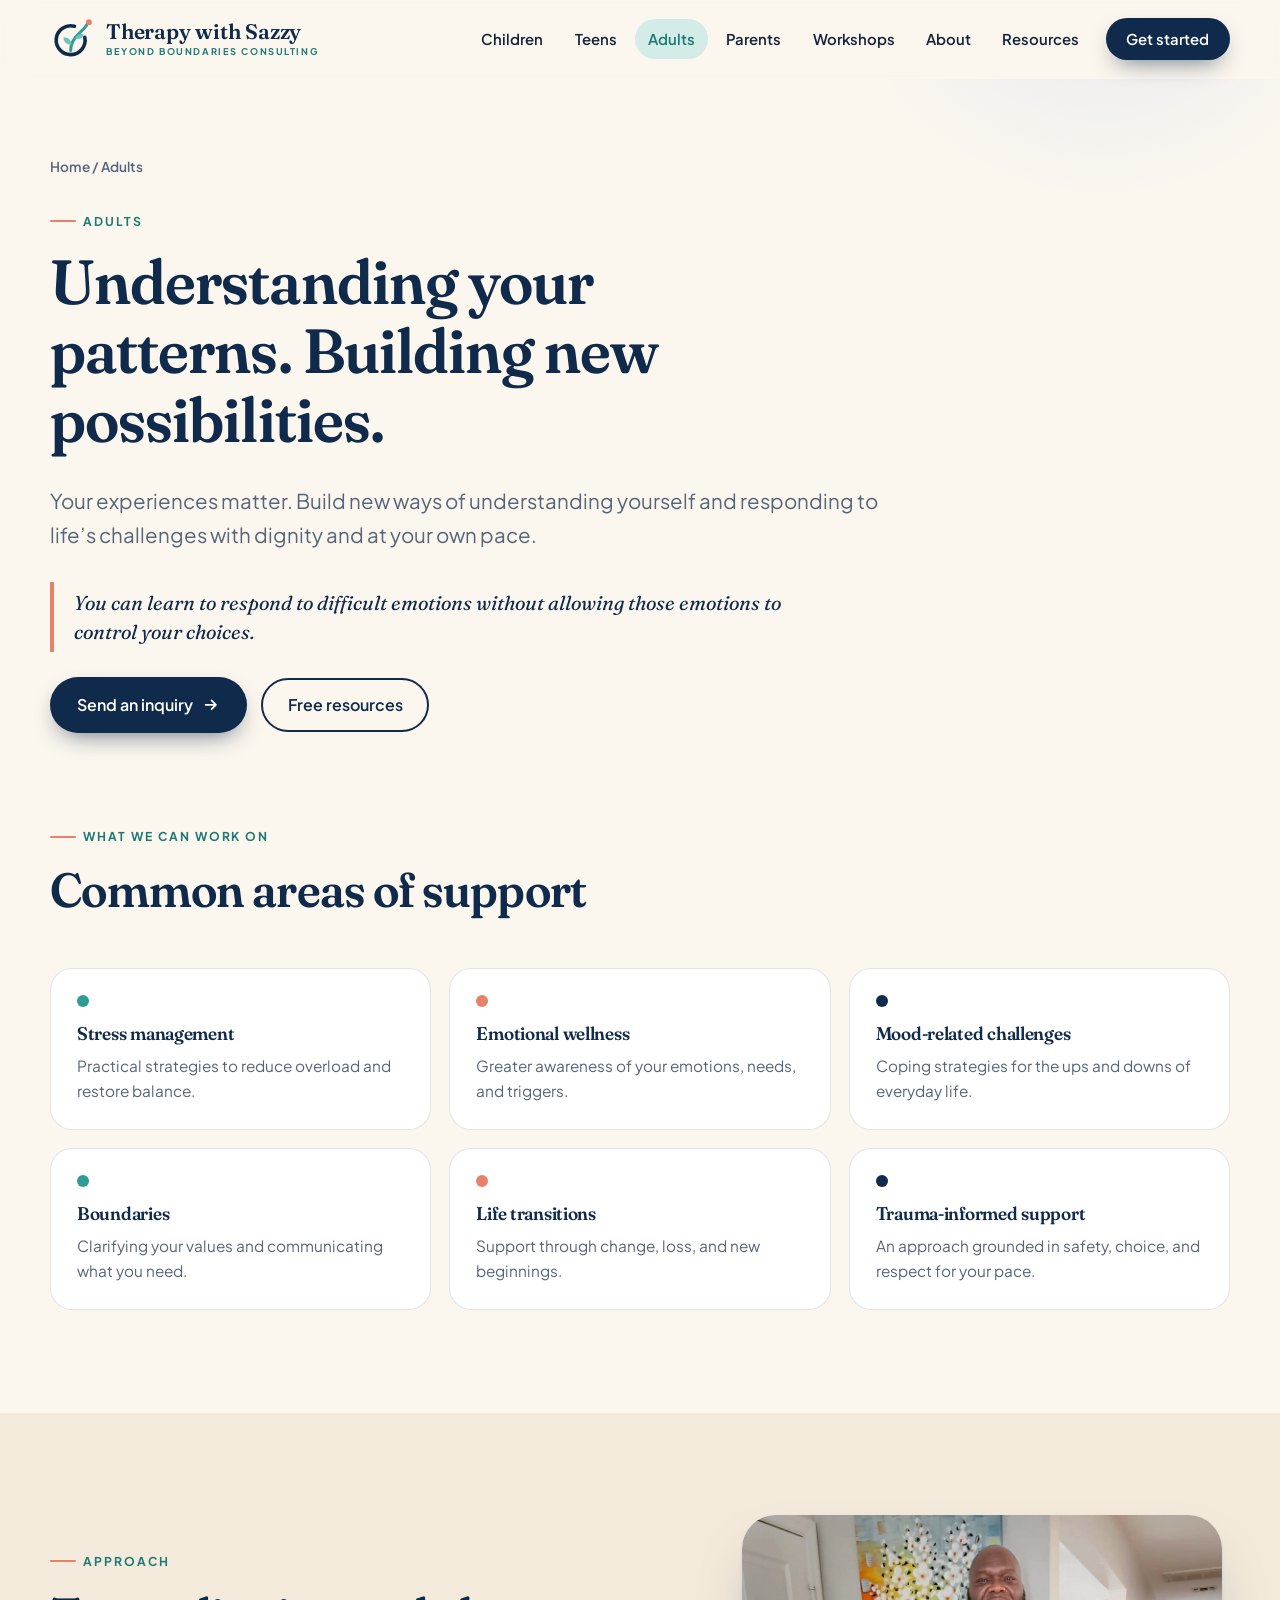
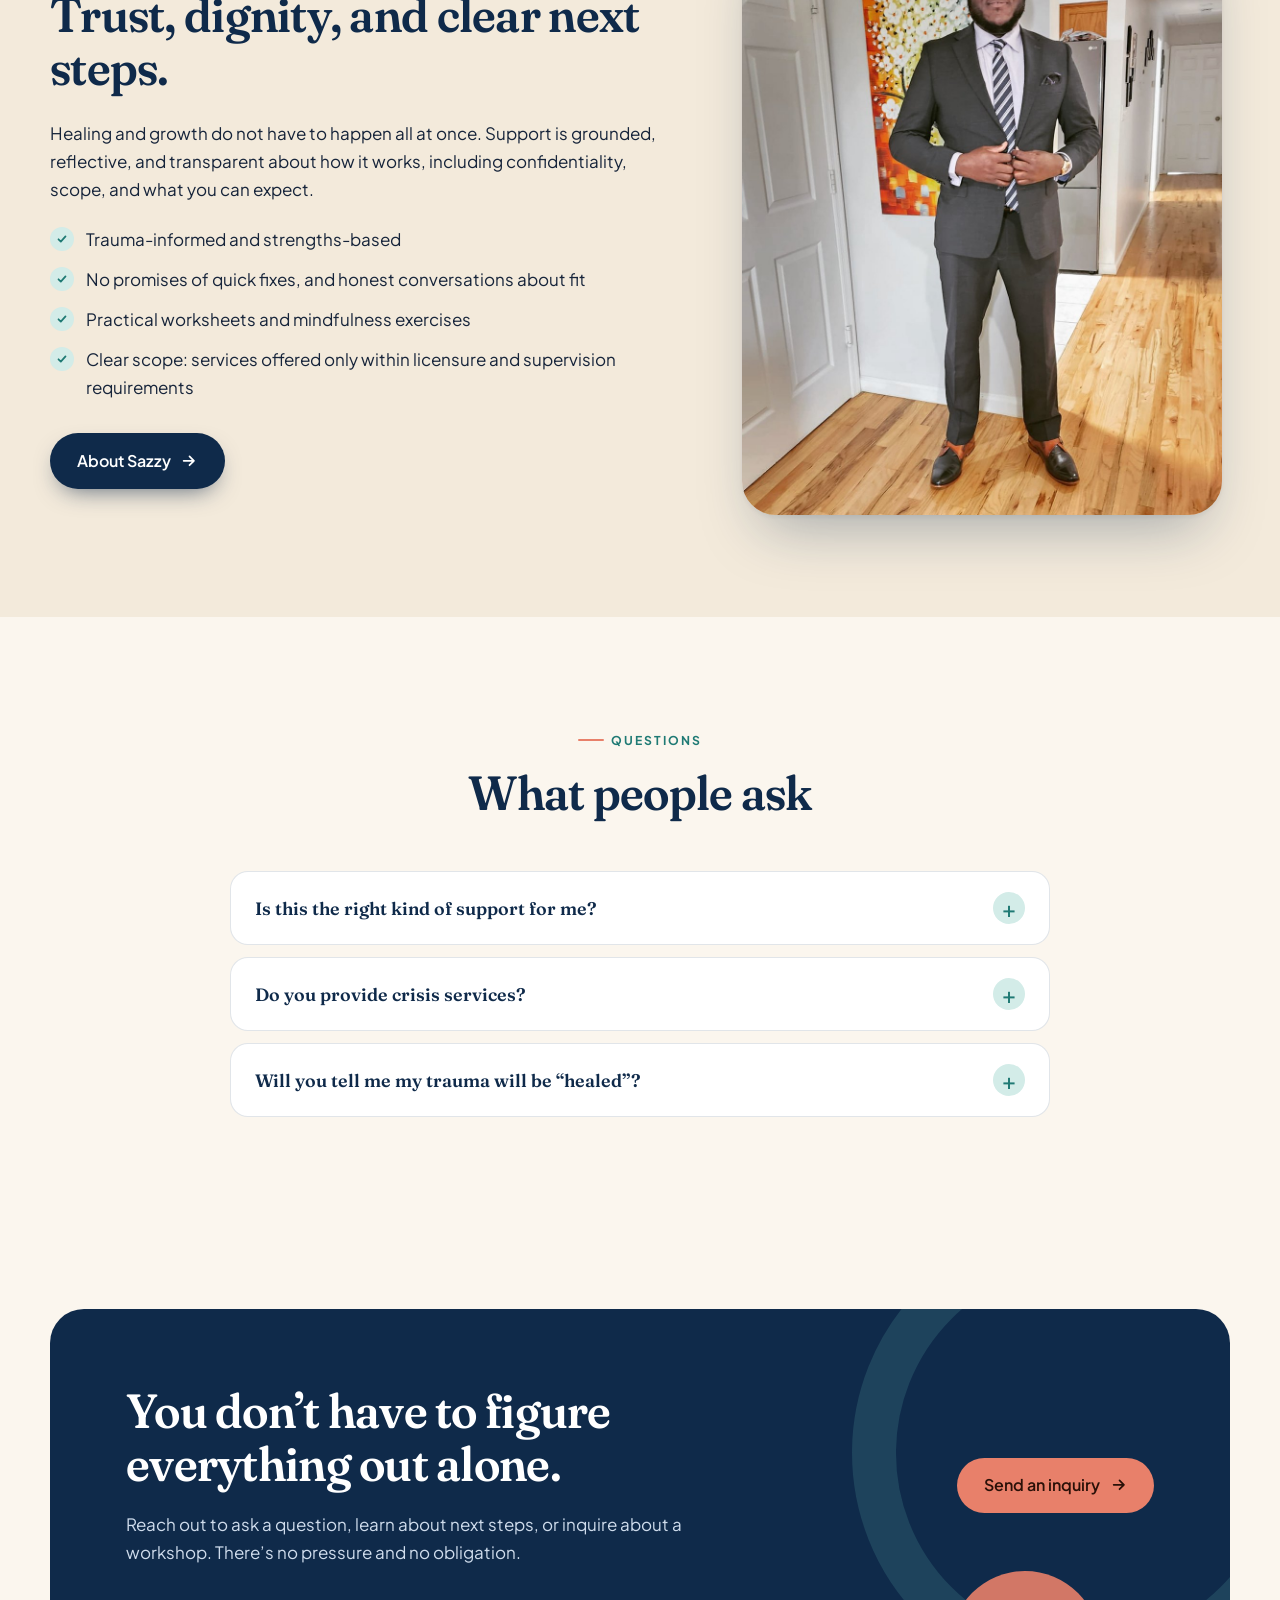
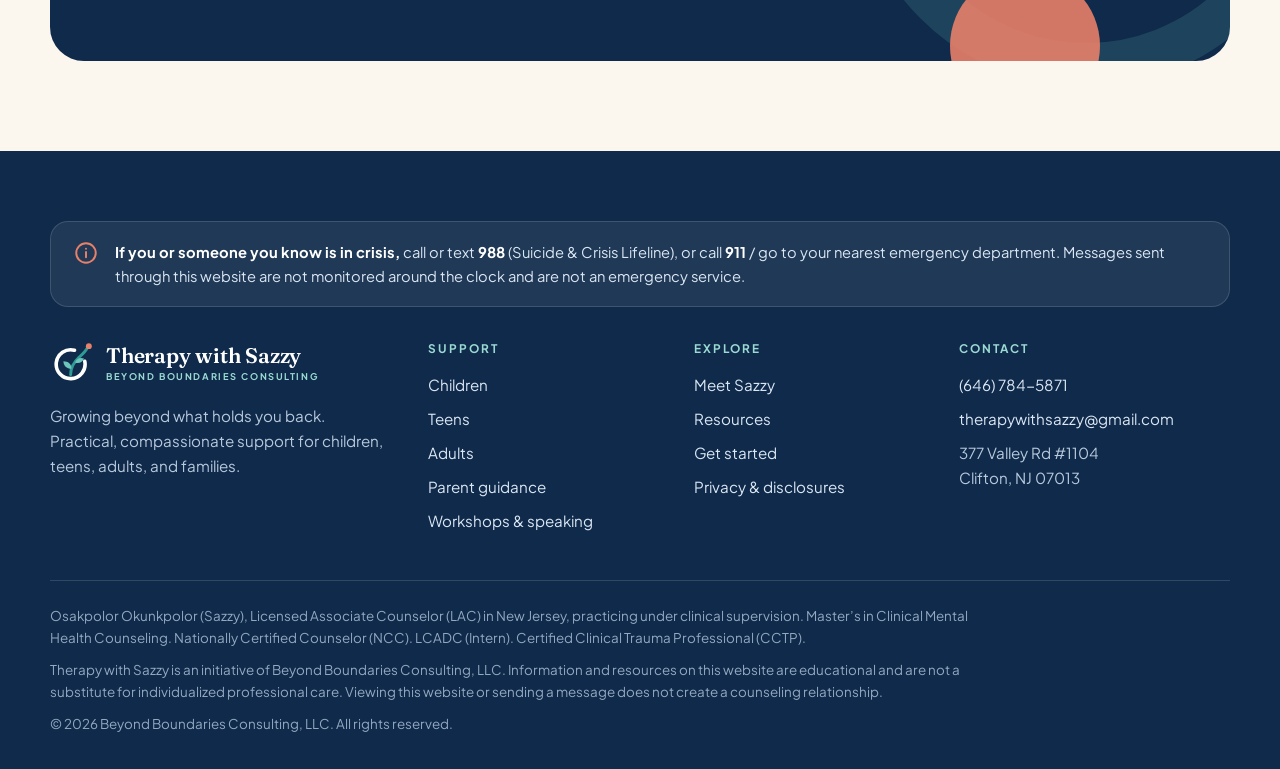
<file: adults.html>
<!doctype html>
<html lang="en">
<head>
<meta charset="utf-8">
<meta name="viewport" content="width=device-width,initial-scale=1">
<title>Adult Emotional Wellness & Trauma-Informed Support | Therapy with Sazzy</title>
<meta name="description" content="Trauma-informed emotional wellness support for adults: stress management, coping strategies, boundaries, and life transitions. Clifton, New Jersey.">
<meta name="theme-color" content="#0F2A4A">
<link rel="canonical" href="https://therapywithsazzy.com/adults.html">
<meta property="og:type" content="website">
<meta property="og:site_name" content="Therapy with Sazzy">
<meta property="og:title" content="Adult Emotional Wellness & Trauma-Informed Support | Therapy with Sazzy">
<meta property="og:description" content="Trauma-informed emotional wellness support for adults: stress management, coping strategies, boundaries, and life transitions. Clifton, New Jersey.">
<meta property="og:url" content="https://therapywithsazzy.com/adults.html">
<meta property="og:image" content="https://therapywithsazzy.com/assets/img/og-image.jpg">
<meta name="twitter:card" content="summary_large_image">
<link rel="icon" href="/favicon.svg" type="image/svg+xml">
<link rel="icon" href="/favicon.ico" sizes="48x48">
<link rel="apple-touch-icon" href="/assets/logo/apple-touch-icon.png">
<link rel="manifest" href="/site.webmanifest">
<link rel="preconnect" href="https://fonts.googleapis.com">
<link rel="preconnect" href="https://fonts.gstatic.com" crossorigin>
<link href="https://fonts.googleapis.com/css2?family=Fraunces:ital,opsz,wght,SOFT@0,9..144,500;0,9..144,600;1,9..144,500&family=Plus+Jakarta+Sans:wght@400;500;600;700&display=swap" rel="stylesheet">
<script>document.documentElement.classList.add("js")</script>
<link rel="stylesheet" href="/css/style.css">

</head>
<body>
<a class="skip" href="#main">Skip to content</a>
<header class="site-header">
  <div class="wrap nav">
    <a class="brand" href="/" aria-label="Therapy with Sazzy — home"><svg viewBox="0 0 64 64" aria-hidden="true"><path d="M50.6 29.6 A21 21 0 1 1 35.6 13.5" fill="none" stroke="currentColor" stroke-width="5.2" stroke-linecap="round"/><path d="M30 49 C30 39 34 31 43 23 C48 18.5 52 14.5 55 9" fill="none" stroke="#2E9C95" stroke-width="4.2" stroke-linecap="round"/><path d="M31.2 40.5 C24 40.5 19.5 36 19.5 29.5 C26.5 29.5 31.2 33.5 31.2 40.5Z" fill="#6CC4BC"/><path d="M36.5 31.5 C43 33 47.5 31 49.5 25.5 C43.5 23.5 38.5 25.5 36.5 31.5Z" fill="#6CC4BC"/><circle cx="56.5" cy="7.5" r="4.3" fill="#E8806A"/></svg><span class="brand-text"><span class="brand-name">Therapy with Sazzy</span><span class="brand-sub">Beyond Boundaries Consulting</span></span></a>
    <button class="menu-btn" aria-expanded="false" aria-controls="nav-links" aria-label="Open menu"><span></span><span></span><span></span></button>
    <ul class="nav-links" id="nav-links"><li><a href="/children.html">Children</a></li><li><a href="/teens.html">Teens</a></li><li><a href="/adults.html" aria-current="page">Adults</a></li><li><a href="/parents.html">Parents</a></li><li><a href="/workshops.html">Workshops</a></li><li><a href="/about.html">About</a></li><li><a href="/resources.html">Resources</a></li><li><a class="btn btn-primary" href="/get-started.html">Get started</a></li></ul>
  </div>
</header>
<main id="main">
<section class="page-hero" style="--c:#e4e8f3"><div class="wrap">
  <div class="crumbs"><a href="/">Home</a> / Adults</div>
  <span class="eyebrow">Adults</span>
  <h1>Understanding your patterns. Building new possibilities.</h1>
  <p class="lead">Your experiences matter. Build new ways of understanding yourself and responding to life&rsquo;s challenges with dignity and at your own pace.</p>
  <p class="msg">You can learn to respond to difficult emotions without allowing those emotions to control your choices.</p>
  <div class="cta-row"><a class="btn btn-primary" href="/get-started.html">Send an inquiry <svg viewBox="0 0 24 24" fill="none" stroke="currentColor" stroke-width="2.4" stroke-linecap="round" stroke-linejoin="round" aria-hidden="true"><path d="M5 12h14M13 6l6 6-6 6"/></svg></a><a class="btn btn-ghost" href="/resources.html">Free resources</a></div>
</div></section>
<section class="section" style="padding-top:20px"><div class="wrap">
  <div class="section-head reveal"><span class="eyebrow">What we can work on</span><h2>Common areas of support</h2></div>
  <div class="topics"><div class="topic reveal" style="--d:0.0s"><div class="dotk"></div><h3>Stress management</h3><p>Practical strategies to reduce overload and restore balance.</p></div><div class="topic reveal" style="--d:0.08s"><div class="dotk"></div><h3>Emotional wellness</h3><p>Greater awareness of your emotions, needs, and triggers.</p></div><div class="topic reveal" style="--d:0.16s"><div class="dotk"></div><h3>Mood-related challenges</h3><p>Coping strategies for the ups and downs of everyday life.</p></div><div class="topic reveal" style="--d:0.0s"><div class="dotk"></div><h3>Boundaries</h3><p>Clarifying your values and communicating what you need.</p></div><div class="topic reveal" style="--d:0.08s"><div class="dotk"></div><h3>Life transitions</h3><p>Support through change, loss, and new beginnings.</p></div><div class="topic reveal" style="--d:0.16s"><div class="dotk"></div><h3>Trauma-informed support</h3><p>An approach grounded in safety, choice, and respect for your pace.</p></div></div>
</div></section>

<section class="section band-sand"><div class="wrap split rev">
  <div class="reveal"><span class="eyebrow">Approach</span><h2>Trust, dignity, and clear next steps.</h2><p>Healing and growth do not have to happen all at once. Support is grounded, reflective, and transparent about how it works, including confidentiality, scope, and what you can expect.</p><ul class="tick-list"><li>Trauma-informed and strengths-based</li><li>No promises of quick fixes, and honest conversations about fit</li><li>Practical worksheets and mindfulness exercises</li><li>Clear scope: services offered only within licensure and supervision requirements</li></ul><a class="btn btn-primary" href="/about.html">About Sazzy <svg viewBox="0 0 24 24" fill="none" stroke="currentColor" stroke-width="2.4" stroke-linecap="round" stroke-linejoin="round" aria-hidden="true"><path d="M5 12h14M13 6l6 6-6 6"/></svg></a></div>
  <div class="split-media reveal"><div class="frame-wrap"><div class="frame"><img src="/assets/img/sazzy-full.jpg" width="1000" height="1250" alt="Sazzy in a charcoal suit and striped tie, standing in a sunlit hallway" loading="lazy"></div></div></div>
</div></section>
<section class="section"><div class="wrap">
  <div class="section-head center reveal"><span class="eyebrow">Questions</span><h2>What people ask</h2></div>
  <div class="faq"><details class="reveal"><summary>Is this the right kind of support for me?</summary><p>The first conversation is about fit. If another kind of provider would serve you better, I&rsquo;ll say so and point you toward options.</p></details><details class="reveal"><summary>Do you provide crisis services?</summary><p>No. This website and its messages are not an emergency service. If you are in crisis, call or text 988, call 911, or go to your nearest emergency department.</p></details><details class="reveal"><summary>Will you tell me my trauma will be &ldquo;healed&rdquo;?</summary><p>No. No honest professional can promise that. What I can offer is a respectful, skills-based space to understand your experiences and build new ways of coping.</p></details></div>
</div></section>
<section class="cta"><div class="wrap"><div class="cta-card reveal">
  <div><h2>You don&rsquo;t have to figure everything out alone.</h2><p>Reach out to ask a question, learn about next steps, or inquire about a workshop. There&rsquo;s no pressure and no obligation.</p></div>
  <div class="cta-row"><a class="btn btn-coral" href="/get-started.html">Send an inquiry <svg viewBox="0 0 24 24" fill="none" stroke="currentColor" stroke-width="2.4" stroke-linecap="round" stroke-linejoin="round" aria-hidden="true"><path d="M5 12h14M13 6l6 6-6 6"/></svg></a></div>
</div></div></section>
</main>
<footer class="site-footer">
  <div class="wrap">
    <div class="crisis"><svg viewBox="0 0 24 24" fill="none" stroke="currentColor" stroke-width="1.8" stroke-linecap="round" stroke-linejoin="round" aria-hidden="true"><circle cx="12" cy="12" r="9"/><path d="M12 11v5M12 8v.01"/></svg><p><strong>If you or someone you know is in crisis,</strong> call or text <strong>988</strong> (Suicide &amp; Crisis Lifeline), or call <strong>911</strong> / go to your nearest emergency department. Messages sent through this website are not monitored around the clock and are not an emergency service.</p></div>
    <div class="foot-grid">
      <div class="foot-brand">
        <a class="brand" href="/"><svg viewBox="0 0 64 64" aria-hidden="true"><path d="M50.6 29.6 A21 21 0 1 1 35.6 13.5" fill="none" stroke="currentColor" stroke-width="5.2" stroke-linecap="round"/><path d="M30 49 C30 39 34 31 43 23 C48 18.5 52 14.5 55 9" fill="none" stroke="#2E9C95" stroke-width="4.2" stroke-linecap="round"/><path d="M31.2 40.5 C24 40.5 19.5 36 19.5 29.5 C26.5 29.5 31.2 33.5 31.2 40.5Z" fill="#6CC4BC"/><path d="M36.5 31.5 C43 33 47.5 31 49.5 25.5 C43.5 23.5 38.5 25.5 36.5 31.5Z" fill="#6CC4BC"/><circle cx="56.5" cy="7.5" r="4.3" fill="#E8806A"/></svg><span class="brand-text"><span class="brand-name">Therapy with Sazzy</span><span class="brand-sub">Beyond Boundaries Consulting</span></span></a>
        <p>Growing beyond what holds you back. Practical, compassionate support for children, teens, adults, and families.</p>
      </div>
      <div><h4>Support</h4><ul><li><a href="/children.html">Children</a></li><li><a href="/teens.html">Teens</a></li><li><a href="/adults.html">Adults</a></li><li><a href="/parents.html">Parent guidance</a></li><li><a href="/workshops.html">Workshops &amp; speaking</a></li></ul></div>
      <div><h4>Explore</h4><ul><li><a href="/about.html">Meet Sazzy</a></li><li><a href="/resources.html">Resources</a></li><li><a href="/get-started.html">Get started</a></li><li><a href="/privacy.html">Privacy &amp; disclosures</a></li></ul></div>
      <div><h4>Contact</h4><ul><li><a href="tel:+16467845871">(646) 784-5871</a></li><li><a href="mailto:therapywithsazzy@gmail.com">therapywithsazzy@gmail.com</a></li><li>377 Valley Rd #1104<br>Clifton, NJ 07013</li></ul></div>
    </div>
    <div class="legal">
      <p>Osakpolor Okunkpolor (Sazzy), Licensed Associate Counselor (LAC) in New Jersey, practicing under clinical supervision. Master&rsquo;s in Clinical Mental Health Counseling. Nationally Certified Counselor (NCC). LCADC (Intern). Certified Clinical Trauma Professional (CCTP).</p>
      <p>Therapy with Sazzy is an initiative of Beyond Boundaries Consulting, LLC. Information and resources on this website are educational and are not a substitute for individualized professional care. Viewing this website or sending a message does not create a counseling relationship.</p>
      <p>&copy; <span id="yr">2026</span> Beyond Boundaries Consulting, LLC. All rights reserved.</p>
    </div>
  </div>
</footer>
<script src="/js/main.js" defer></script>
<script>document.getElementById('yr').textContent=new Date().getFullYear()</script>
</body>
</html>
</file>
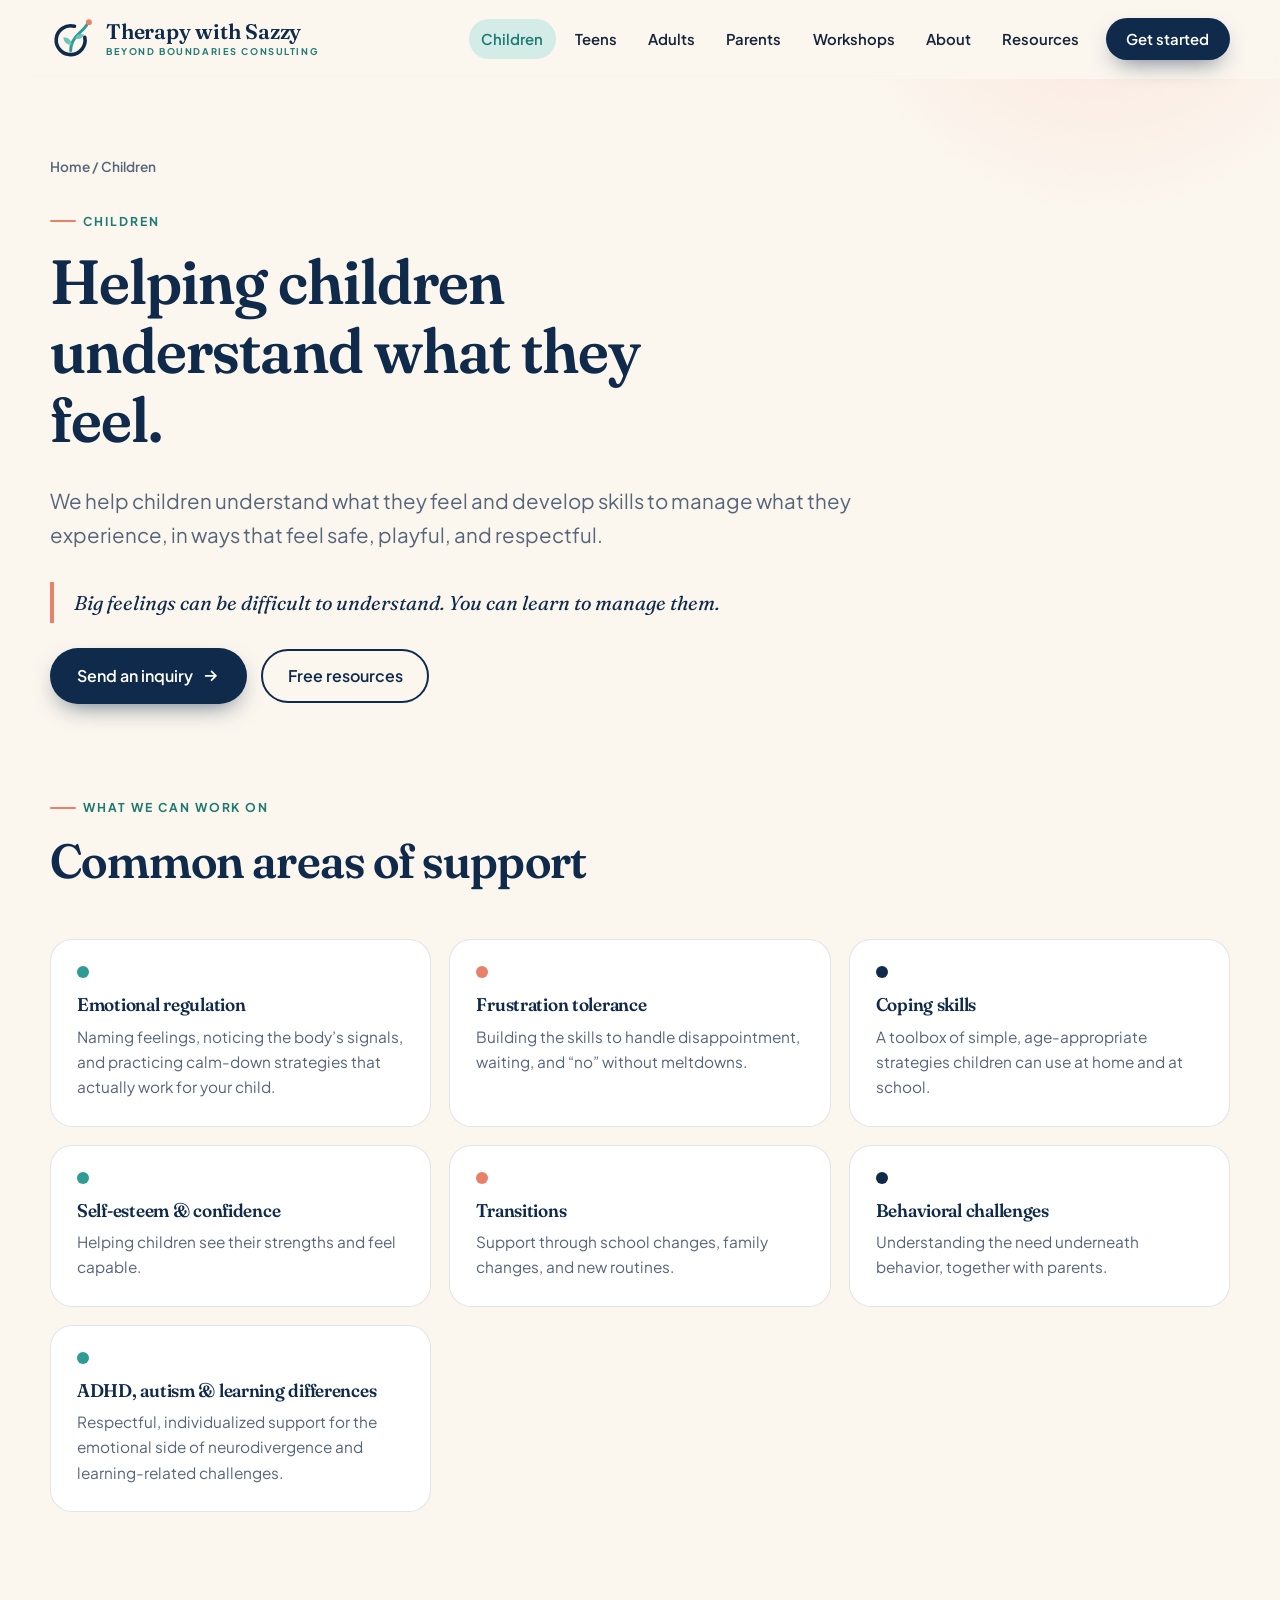
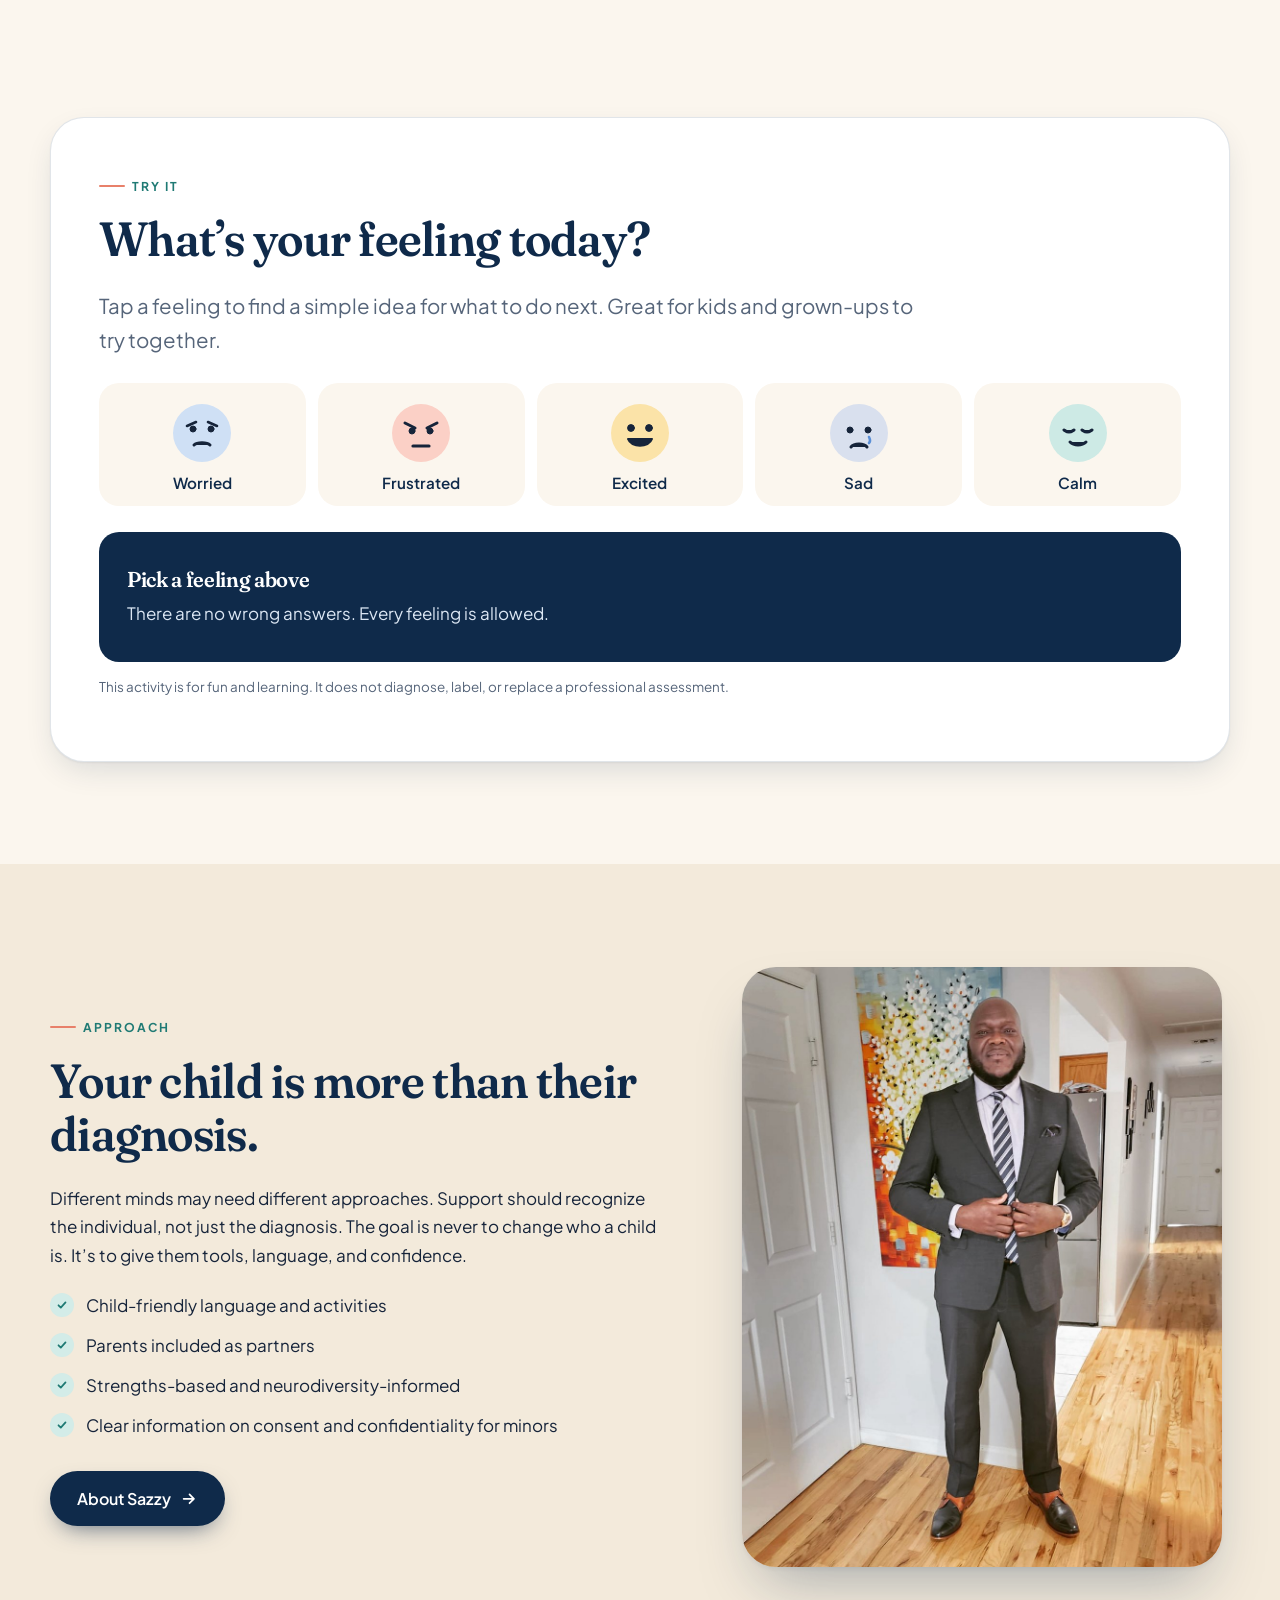
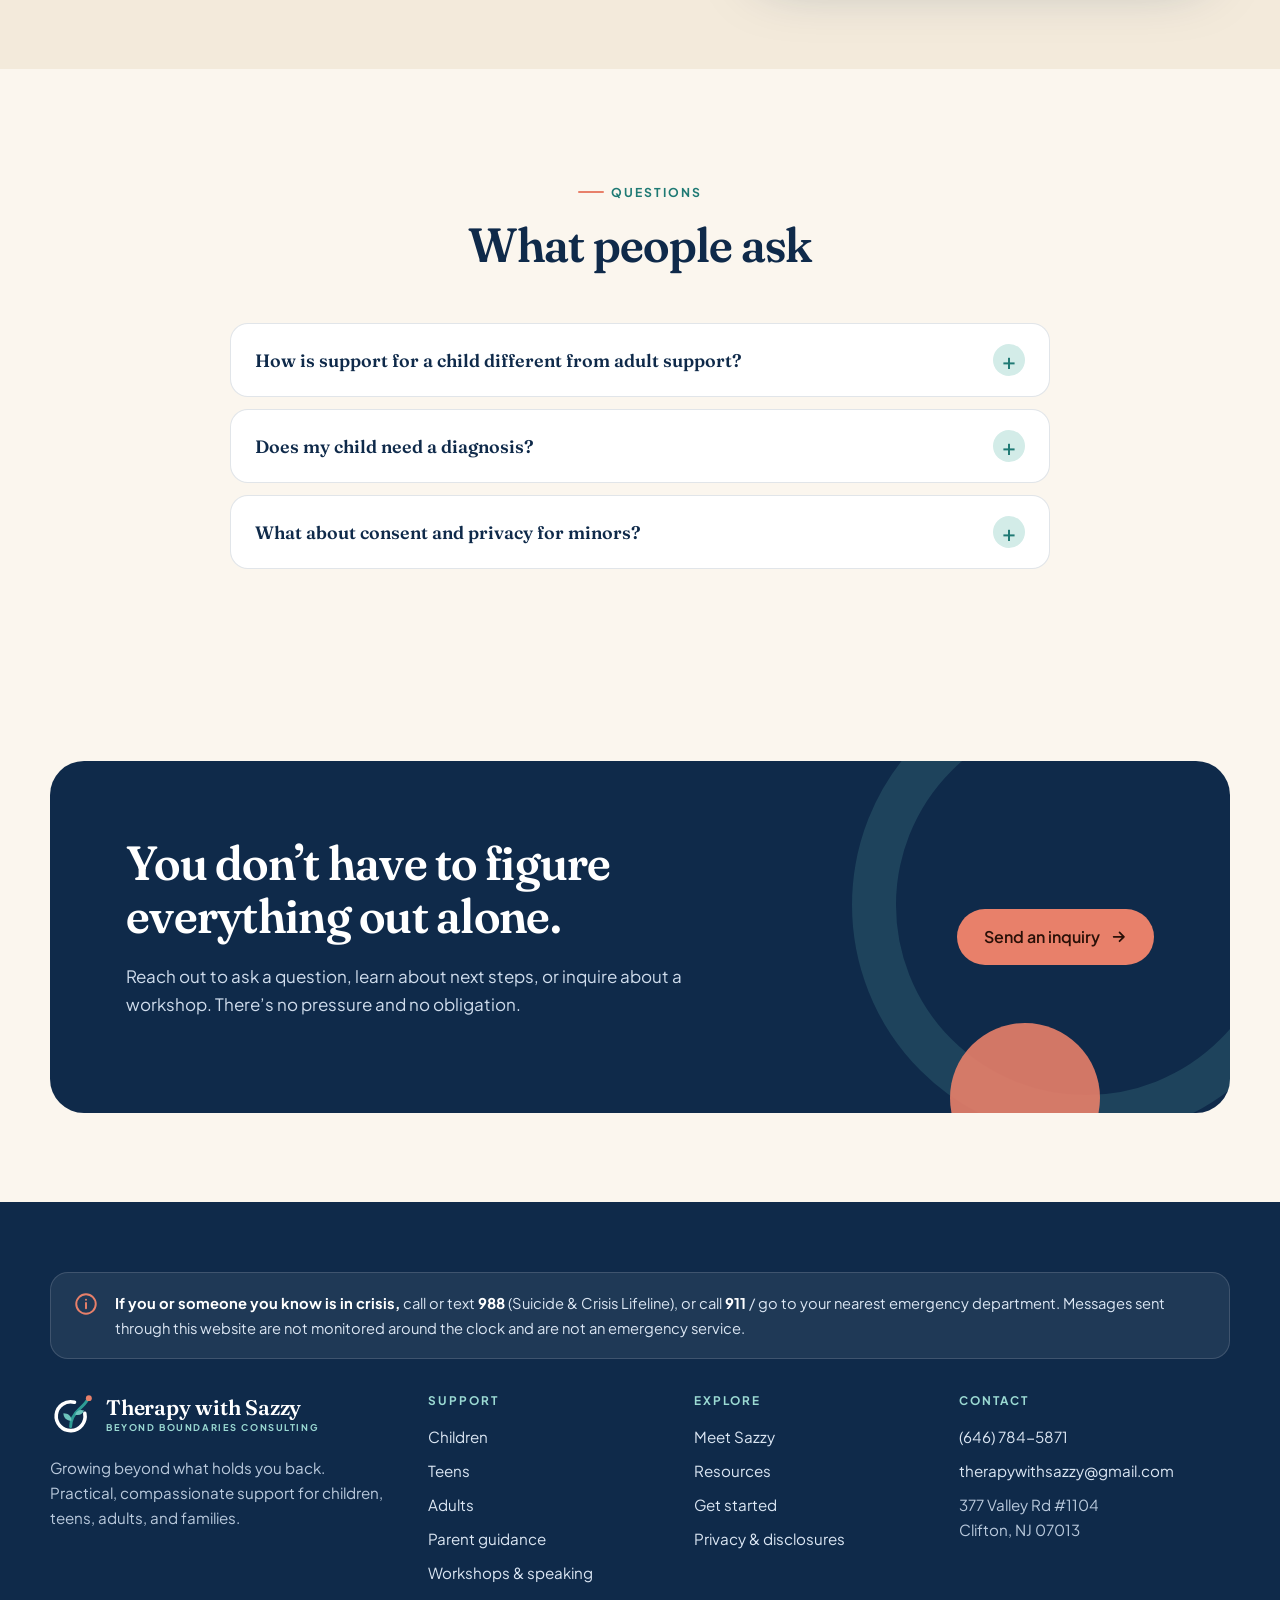
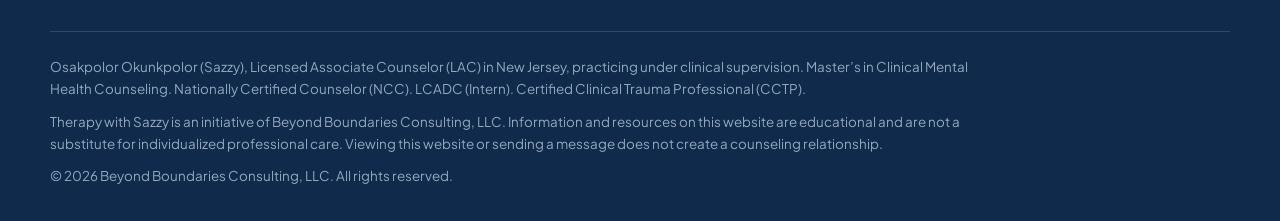
<file: children.html>
<!doctype html>
<html lang="en">
<head>
<meta charset="utf-8">
<meta name="viewport" content="width=device-width,initial-scale=1">
<title>Support for Children | Emotional Regulation & Coping Skills | Therapy with Sazzy</title>
<meta name="description" content="Child-friendly emotional regulation, coping skills, and confidence-building support, including children with ADHD, autism, and learning differences. Clifton, NJ.">
<meta name="theme-color" content="#0F2A4A">
<link rel="canonical" href="https://therapywithsazzy.com/children.html">
<meta property="og:type" content="website">
<meta property="og:site_name" content="Therapy with Sazzy">
<meta property="og:title" content="Support for Children | Emotional Regulation & Coping Skills | Therapy with Sazzy">
<meta property="og:description" content="Child-friendly emotional regulation, coping skills, and confidence-building support, including children with ADHD, autism, and learning differences. Clifton, NJ.">
<meta property="og:url" content="https://therapywithsazzy.com/children.html">
<meta property="og:image" content="https://therapywithsazzy.com/assets/img/og-image.jpg">
<meta name="twitter:card" content="summary_large_image">
<link rel="icon" href="/favicon.svg" type="image/svg+xml">
<link rel="icon" href="/favicon.ico" sizes="48x48">
<link rel="apple-touch-icon" href="/assets/logo/apple-touch-icon.png">
<link rel="manifest" href="/site.webmanifest">
<link rel="preconnect" href="https://fonts.googleapis.com">
<link rel="preconnect" href="https://fonts.gstatic.com" crossorigin>
<link href="https://fonts.googleapis.com/css2?family=Fraunces:ital,opsz,wght,SOFT@0,9..144,500;0,9..144,600;1,9..144,500&family=Plus+Jakarta+Sans:wght@400;500;600;700&display=swap" rel="stylesheet">
<script>document.documentElement.classList.add("js")</script>
<link rel="stylesheet" href="/css/style.css">

</head>
<body>
<a class="skip" href="#main">Skip to content</a>
<header class="site-header">
  <div class="wrap nav">
    <a class="brand" href="/" aria-label="Therapy with Sazzy — home"><svg viewBox="0 0 64 64" aria-hidden="true"><path d="M50.6 29.6 A21 21 0 1 1 35.6 13.5" fill="none" stroke="currentColor" stroke-width="5.2" stroke-linecap="round"/><path d="M30 49 C30 39 34 31 43 23 C48 18.5 52 14.5 55 9" fill="none" stroke="#2E9C95" stroke-width="4.2" stroke-linecap="round"/><path d="M31.2 40.5 C24 40.5 19.5 36 19.5 29.5 C26.5 29.5 31.2 33.5 31.2 40.5Z" fill="#6CC4BC"/><path d="M36.5 31.5 C43 33 47.5 31 49.5 25.5 C43.5 23.5 38.5 25.5 36.5 31.5Z" fill="#6CC4BC"/><circle cx="56.5" cy="7.5" r="4.3" fill="#E8806A"/></svg><span class="brand-text"><span class="brand-name">Therapy with Sazzy</span><span class="brand-sub">Beyond Boundaries Consulting</span></span></a>
    <button class="menu-btn" aria-expanded="false" aria-controls="nav-links" aria-label="Open menu"><span></span><span></span><span></span></button>
    <ul class="nav-links" id="nav-links"><li><a href="/children.html" aria-current="page">Children</a></li><li><a href="/teens.html">Teens</a></li><li><a href="/adults.html">Adults</a></li><li><a href="/parents.html">Parents</a></li><li><a href="/workshops.html">Workshops</a></li><li><a href="/about.html">About</a></li><li><a href="/resources.html">Resources</a></li><li><a class="btn btn-primary" href="/get-started.html">Get started</a></li></ul>
  </div>
</header>
<main id="main">
<section class="page-hero" style="--c:#fbe4dd"><div class="wrap">
  <div class="crumbs"><a href="/">Home</a> / Children</div>
  <span class="eyebrow">Children</span>
  <h1>Helping children understand what they feel.</h1>
  <p class="lead">We help children understand what they feel and develop skills to manage what they experience, in ways that feel safe, playful, and respectful.</p>
  <p class="msg">Big feelings can be difficult to understand. You can learn to manage them.</p>
  <div class="cta-row"><a class="btn btn-primary" href="/get-started.html">Send an inquiry <svg viewBox="0 0 24 24" fill="none" stroke="currentColor" stroke-width="2.4" stroke-linecap="round" stroke-linejoin="round" aria-hidden="true"><path d="M5 12h14M13 6l6 6-6 6"/></svg></a><a class="btn btn-ghost" href="/resources.html">Free resources</a></div>
</div></section>
<section class="section" style="padding-top:20px"><div class="wrap">
  <div class="section-head reveal"><span class="eyebrow">What we can work on</span><h2>Common areas of support</h2></div>
  <div class="topics"><div class="topic reveal" style="--d:0.0s"><div class="dotk"></div><h3>Emotional regulation</h3><p>Naming feelings, noticing the body&rsquo;s signals, and practicing calm-down strategies that actually work for your child.</p></div><div class="topic reveal" style="--d:0.08s"><div class="dotk"></div><h3>Frustration tolerance</h3><p>Building the skills to handle disappointment, waiting, and &ldquo;no&rdquo; without meltdowns.</p></div><div class="topic reveal" style="--d:0.16s"><div class="dotk"></div><h3>Coping skills</h3><p>A toolbox of simple, age-appropriate strategies children can use at home and at school.</p></div><div class="topic reveal" style="--d:0.0s"><div class="dotk"></div><h3>Self-esteem &amp; confidence</h3><p>Helping children see their strengths and feel capable.</p></div><div class="topic reveal" style="--d:0.08s"><div class="dotk"></div><h3>Transitions</h3><p>Support through school changes, family changes, and new routines.</p></div><div class="topic reveal" style="--d:0.16s"><div class="dotk"></div><h3>Behavioral challenges</h3><p>Understanding the need underneath behavior, together with parents.</p></div><div class="topic reveal" style="--d:0.0s"><div class="dotk"></div><h3>ADHD, autism &amp; learning differences</h3><p>Respectful, individualized support for the emotional side of neurodivergence and learning-related challenges.</p></div></div>
</div></section>
<section class="section"><div class="wrap"><div class="feelings reveal"><span class="eyebrow">Try it</span><h2>What&rsquo;s your feeling today?</h2><p class="lead">Tap a feeling to find a simple idea for what to do next. Great for kids and grown-ups to try together.</p><div class="feel-grid"><button type="button" class="feel" data-feel="worried" aria-pressed="false"><svg viewBox="0 0 64 64" aria-hidden="true"><circle cx="32" cy="32" r="29" fill="#cfe0f5"/><g fill="#16243a" stroke="#16243a" stroke-linecap="round" stroke-linejoin="round" fill-rule="nonzero"><circle cx="23" cy="28" r="3"/><circle cx="41" cy="28" r="3"/><path d="M17 25l9-4M47 25l-9-4" stroke-width="2.6"/><path d="M24 44c3-3 13-3 16 0" stroke-width="3"/></g></svg>Worried</button><button type="button" class="feel" data-feel="frustrated" aria-pressed="false"><svg viewBox="0 0 64 64" aria-hidden="true"><circle cx="32" cy="32" r="29" fill="#fbd0c6"/><g fill="#16243a" stroke="#16243a" stroke-linecap="round" stroke-linejoin="round" fill-rule="nonzero"><circle cx="23" cy="30" r="3"/><circle cx="41" cy="30" r="3"/><path d="M16 22l10 5M48 22l-10 5" stroke-width="3"/><path d="M24 45h16" stroke-width="3.2"/></g></svg>Frustrated</button><button type="button" class="feel" data-feel="excited" aria-pressed="false"><svg viewBox="0 0 64 64" aria-hidden="true"><circle cx="32" cy="32" r="29" fill="#fbe3a8"/><g fill="#16243a" stroke="#16243a" stroke-linecap="round" stroke-linejoin="round" fill-rule="nonzero"><circle cx="23" cy="27" r="3.4"/><circle cx="41" cy="27" r="3.4"/><path d="M20 38c3 9 21 9 24 0z" fill="#16243a" stroke-width="2"/></g></svg>Excited</button><button type="button" class="feel" data-feel="sad" aria-pressed="false"><svg viewBox="0 0 64 64" aria-hidden="true"><circle cx="32" cy="32" r="29" fill="#d9e0ee"/><g fill="#16243a" stroke="#16243a" stroke-linecap="round" stroke-linejoin="round" fill-rule="nonzero"><circle cx="23" cy="29" r="3"/><circle cx="41" cy="29" r="3"/><path d="M24 46c3-4 13-4 16 0" stroke-width="3"/><path d="M42 36q2 4 0 6" stroke="#5b8fd6" stroke-width="2.6"/></g></svg>Sad</button><button type="button" class="feel" data-feel="calm" aria-pressed="false"><svg viewBox="0 0 64 64" aria-hidden="true"><circle cx="32" cy="32" r="29" fill="#cdeae5"/><g fill="#16243a" stroke="#16243a" stroke-linecap="round" stroke-linejoin="round" fill-rule="nonzero"><path d="M18 29q5 4 10 0M36 29q5 4 10 0" stroke-width="3"/><path d="M24 41c4 4 12 4 16 0" stroke-width="3"/></g></svg>Calm</button></div><div class="feel-result" id="feel-out" aria-live="polite"><h3>Pick a feeling above</h3><p>There are no wrong answers. Every feeling is allowed.</p></div><p class="small-note">This activity is for fun and learning. It does not diagnose, label, or replace a professional assessment.</p></div></div></section>
<section class="section band-sand"><div class="wrap split rev">
  <div class="reveal"><span class="eyebrow">Approach</span><h2>Your child is more than their diagnosis.</h2><p>Different minds may need different approaches. Support should recognize the individual, not just the diagnosis. The goal is never to change who a child is. It&rsquo;s to give them tools, language, and confidence.</p><ul class="tick-list"><li>Child-friendly language and activities</li><li>Parents included as partners</li><li>Strengths-based and neurodiversity-informed</li><li>Clear information on consent and confidentiality for minors</li></ul><a class="btn btn-primary" href="/about.html">About Sazzy <svg viewBox="0 0 24 24" fill="none" stroke="currentColor" stroke-width="2.4" stroke-linecap="round" stroke-linejoin="round" aria-hidden="true"><path d="M5 12h14M13 6l6 6-6 6"/></svg></a></div>
  <div class="split-media reveal"><div class="frame-wrap"><div class="frame"><img src="/assets/img/sazzy-full.jpg" width="1000" height="1250" alt="Sazzy in a charcoal suit and striped tie, standing in a sunlit hallway" loading="lazy"></div></div></div>
</div></section>
<section class="section"><div class="wrap">
  <div class="section-head center reveal"><span class="eyebrow">Questions</span><h2>What people ask</h2></div>
  <div class="faq"><details class="reveal"><summary>How is support for a child different from adult support?</summary><p>Children learn best through play, routines, and relationships. Support uses age-appropriate language and activities, and involves parents so new skills carry over at home.</p></details><details class="reveal"><summary>Does my child need a diagnosis?</summary><p>No. Many families reach out simply because a child is struggling with big feelings. Support focuses on skills and needs rather than labels.</p></details><details class="reveal"><summary>What about consent and privacy for minors?</summary><p>A parent or guardian&rsquo;s consent is required. Confidentiality, and its limits, are explained clearly to parents and to children in age-appropriate ways.</p></details></div>
</div></section>
<section class="cta"><div class="wrap"><div class="cta-card reveal">
  <div><h2>You don&rsquo;t have to figure everything out alone.</h2><p>Reach out to ask a question, learn about next steps, or inquire about a workshop. There&rsquo;s no pressure and no obligation.</p></div>
  <div class="cta-row"><a class="btn btn-coral" href="/get-started.html">Send an inquiry <svg viewBox="0 0 24 24" fill="none" stroke="currentColor" stroke-width="2.4" stroke-linecap="round" stroke-linejoin="round" aria-hidden="true"><path d="M5 12h14M13 6l6 6-6 6"/></svg></a></div>
</div></div></section>
</main>
<footer class="site-footer">
  <div class="wrap">
    <div class="crisis"><svg viewBox="0 0 24 24" fill="none" stroke="currentColor" stroke-width="1.8" stroke-linecap="round" stroke-linejoin="round" aria-hidden="true"><circle cx="12" cy="12" r="9"/><path d="M12 11v5M12 8v.01"/></svg><p><strong>If you or someone you know is in crisis,</strong> call or text <strong>988</strong> (Suicide &amp; Crisis Lifeline), or call <strong>911</strong> / go to your nearest emergency department. Messages sent through this website are not monitored around the clock and are not an emergency service.</p></div>
    <div class="foot-grid">
      <div class="foot-brand">
        <a class="brand" href="/"><svg viewBox="0 0 64 64" aria-hidden="true"><path d="M50.6 29.6 A21 21 0 1 1 35.6 13.5" fill="none" stroke="currentColor" stroke-width="5.2" stroke-linecap="round"/><path d="M30 49 C30 39 34 31 43 23 C48 18.5 52 14.5 55 9" fill="none" stroke="#2E9C95" stroke-width="4.2" stroke-linecap="round"/><path d="M31.2 40.5 C24 40.5 19.5 36 19.5 29.5 C26.5 29.5 31.2 33.5 31.2 40.5Z" fill="#6CC4BC"/><path d="M36.5 31.5 C43 33 47.5 31 49.5 25.5 C43.5 23.5 38.5 25.5 36.5 31.5Z" fill="#6CC4BC"/><circle cx="56.5" cy="7.5" r="4.3" fill="#E8806A"/></svg><span class="brand-text"><span class="brand-name">Therapy with Sazzy</span><span class="brand-sub">Beyond Boundaries Consulting</span></span></a>
        <p>Growing beyond what holds you back. Practical, compassionate support for children, teens, adults, and families.</p>
      </div>
      <div><h4>Support</h4><ul><li><a href="/children.html">Children</a></li><li><a href="/teens.html">Teens</a></li><li><a href="/adults.html">Adults</a></li><li><a href="/parents.html">Parent guidance</a></li><li><a href="/workshops.html">Workshops &amp; speaking</a></li></ul></div>
      <div><h4>Explore</h4><ul><li><a href="/about.html">Meet Sazzy</a></li><li><a href="/resources.html">Resources</a></li><li><a href="/get-started.html">Get started</a></li><li><a href="/privacy.html">Privacy &amp; disclosures</a></li></ul></div>
      <div><h4>Contact</h4><ul><li><a href="tel:+16467845871">(646) 784-5871</a></li><li><a href="mailto:therapywithsazzy@gmail.com">therapywithsazzy@gmail.com</a></li><li>377 Valley Rd #1104<br>Clifton, NJ 07013</li></ul></div>
    </div>
    <div class="legal">
      <p>Osakpolor Okunkpolor (Sazzy), Licensed Associate Counselor (LAC) in New Jersey, practicing under clinical supervision. Master&rsquo;s in Clinical Mental Health Counseling. Nationally Certified Counselor (NCC). LCADC (Intern). Certified Clinical Trauma Professional (CCTP).</p>
      <p>Therapy with Sazzy is an initiative of Beyond Boundaries Consulting, LLC. Information and resources on this website are educational and are not a substitute for individualized professional care. Viewing this website or sending a message does not create a counseling relationship.</p>
      <p>&copy; <span id="yr">2026</span> Beyond Boundaries Consulting, LLC. All rights reserved.</p>
    </div>
  </div>
</footer>
<script src="/js/main.js" defer></script>
<script>document.getElementById('yr').textContent=new Date().getFullYear()</script>
</body>
</html>
</file>
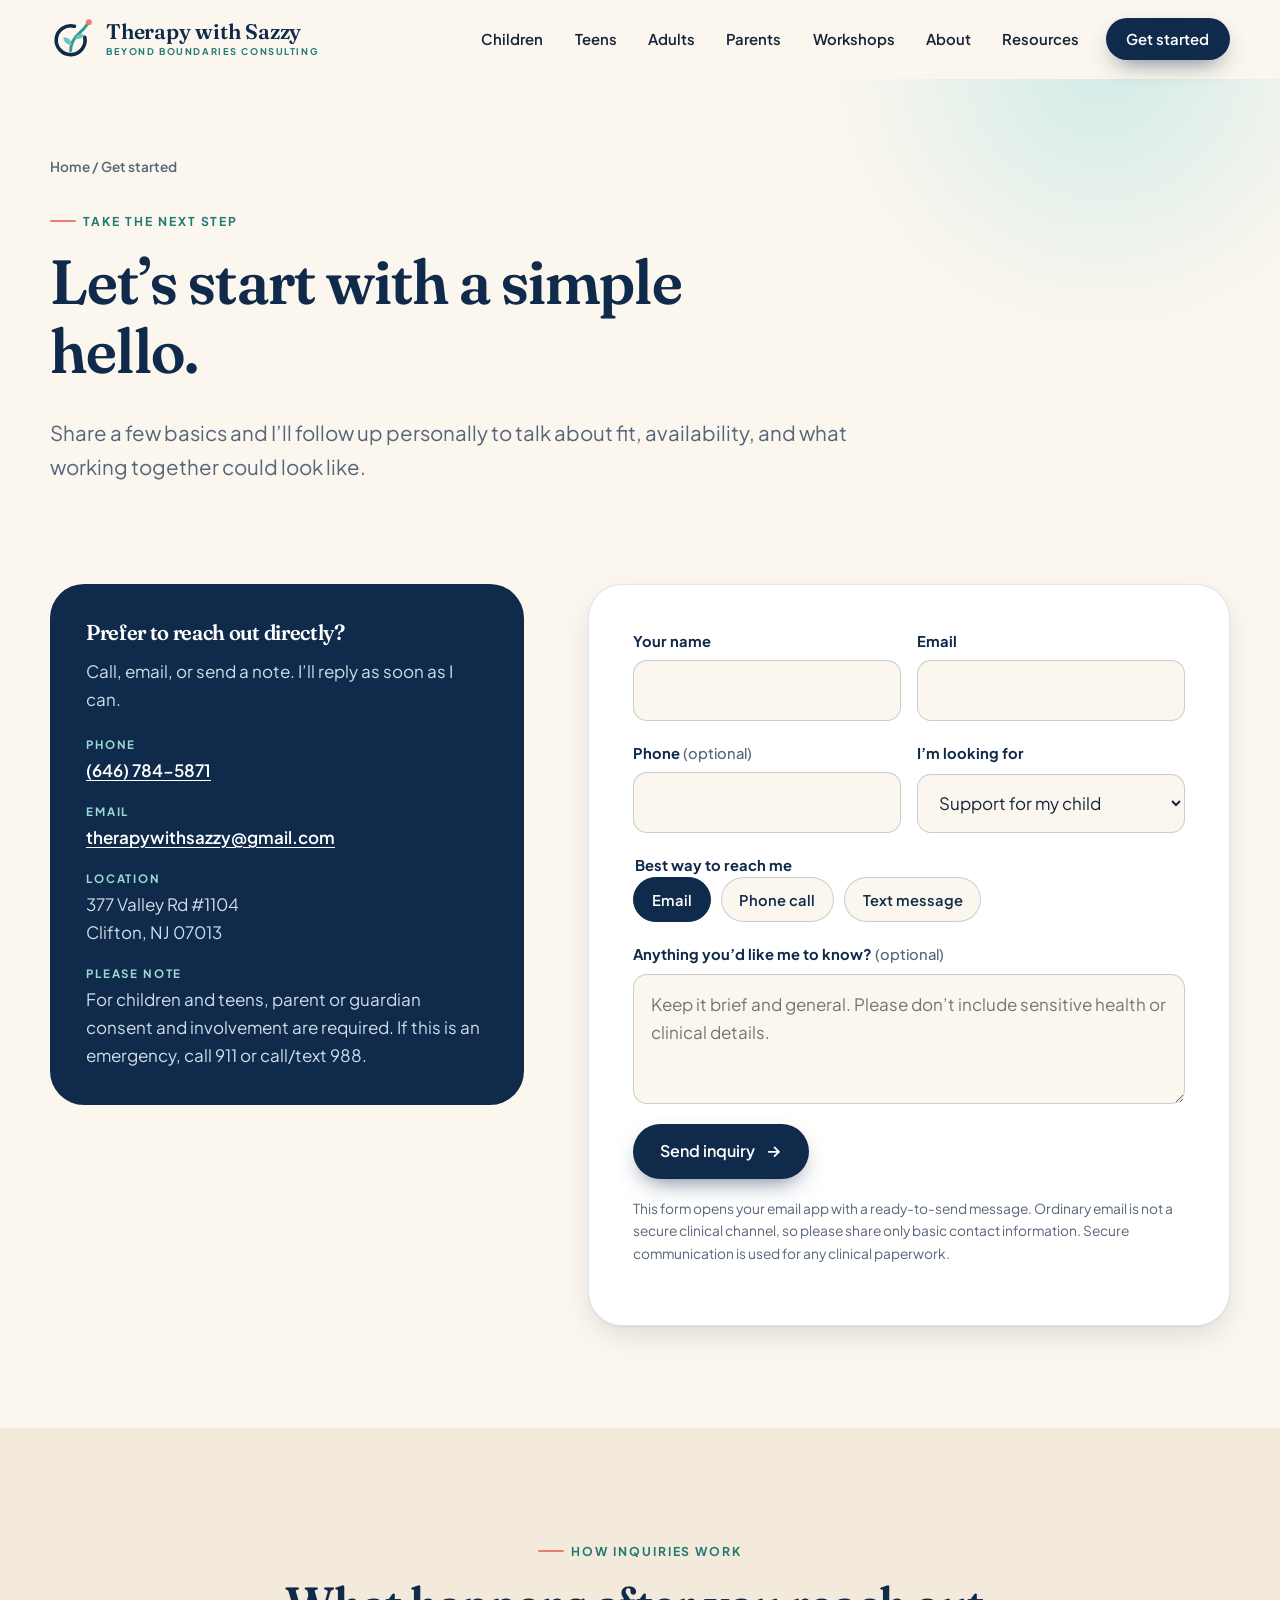
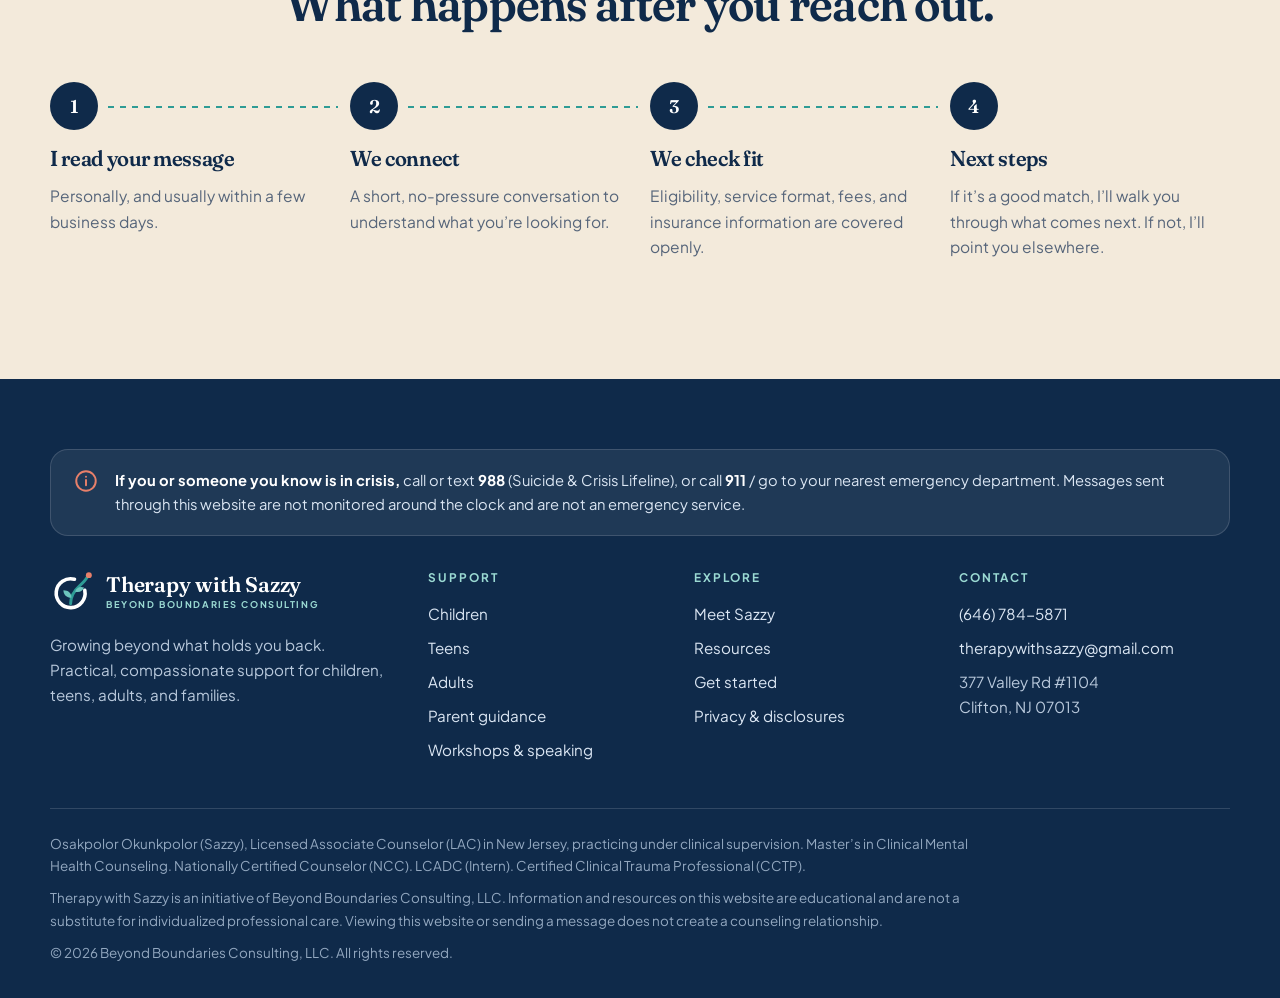
<file: get-started.html>
<!doctype html>
<html lang="en">
<head>
<meta charset="utf-8">
<meta name="viewport" content="width=device-width,initial-scale=1">
<title>Get Started | Send an Inquiry | Therapy with Sazzy</title>
<meta name="description" content="Send an inquiry to Therapy with Sazzy in Clifton, NJ. Ask about support for children, teens, adults, or parents, or inquire about a workshop.">
<meta name="theme-color" content="#0F2A4A">
<link rel="canonical" href="https://therapywithsazzy.com/get-started.html">
<meta property="og:type" content="website">
<meta property="og:site_name" content="Therapy with Sazzy">
<meta property="og:title" content="Get Started | Send an Inquiry | Therapy with Sazzy">
<meta property="og:description" content="Send an inquiry to Therapy with Sazzy in Clifton, NJ. Ask about support for children, teens, adults, or parents, or inquire about a workshop.">
<meta property="og:url" content="https://therapywithsazzy.com/get-started.html">
<meta property="og:image" content="https://therapywithsazzy.com/assets/img/og-image.jpg">
<meta name="twitter:card" content="summary_large_image">
<link rel="icon" href="/favicon.svg" type="image/svg+xml">
<link rel="icon" href="/favicon.ico" sizes="48x48">
<link rel="apple-touch-icon" href="/assets/logo/apple-touch-icon.png">
<link rel="manifest" href="/site.webmanifest">
<link rel="preconnect" href="https://fonts.googleapis.com">
<link rel="preconnect" href="https://fonts.gstatic.com" crossorigin>
<link href="https://fonts.googleapis.com/css2?family=Fraunces:ital,opsz,wght,SOFT@0,9..144,500;0,9..144,600;1,9..144,500&family=Plus+Jakarta+Sans:wght@400;500;600;700&display=swap" rel="stylesheet">
<script>document.documentElement.classList.add("js")</script>
<link rel="stylesheet" href="/css/style.css">

</head>
<body>
<a class="skip" href="#main">Skip to content</a>
<header class="site-header">
  <div class="wrap nav">
    <a class="brand" href="/" aria-label="Therapy with Sazzy — home"><svg viewBox="0 0 64 64" aria-hidden="true"><path d="M50.6 29.6 A21 21 0 1 1 35.6 13.5" fill="none" stroke="currentColor" stroke-width="5.2" stroke-linecap="round"/><path d="M30 49 C30 39 34 31 43 23 C48 18.5 52 14.5 55 9" fill="none" stroke="#2E9C95" stroke-width="4.2" stroke-linecap="round"/><path d="M31.2 40.5 C24 40.5 19.5 36 19.5 29.5 C26.5 29.5 31.2 33.5 31.2 40.5Z" fill="#6CC4BC"/><path d="M36.5 31.5 C43 33 47.5 31 49.5 25.5 C43.5 23.5 38.5 25.5 36.5 31.5Z" fill="#6CC4BC"/><circle cx="56.5" cy="7.5" r="4.3" fill="#E8806A"/></svg><span class="brand-text"><span class="brand-name">Therapy with Sazzy</span><span class="brand-sub">Beyond Boundaries Consulting</span></span></a>
    <button class="menu-btn" aria-expanded="false" aria-controls="nav-links" aria-label="Open menu"><span></span><span></span><span></span></button>
    <ul class="nav-links" id="nav-links"><li><a href="/children.html">Children</a></li><li><a href="/teens.html">Teens</a></li><li><a href="/adults.html">Adults</a></li><li><a href="/parents.html">Parents</a></li><li><a href="/workshops.html">Workshops</a></li><li><a href="/about.html">About</a></li><li><a href="/resources.html">Resources</a></li><li><a class="btn btn-primary" href="/get-started.html">Get started</a></li></ul>
  </div>
</header>
<main id="main">
<section class="page-hero" style="--c:#d3ece8"><div class="wrap">
  <div class="crumbs"><a href="/">Home</a> / Get started</div>
  <span class="eyebrow">Take the next step</span>
  <h1>Let&rsquo;s start with a simple hello.</h1>
  <p class="lead">Share a few basics and I&rsquo;ll follow up personally to talk about fit, availability, and what working together could look like.</p>
</div></section>
<section class="section" style="padding-top:10px"><div class="wrap contact-grid">
  <aside class="contact-card reveal">
    <h3>Prefer to reach out directly?</h3>
    <p>Call, email, or send a note. I&rsquo;ll reply as soon as I can.</p>
    <dl>
      <div><dt>Phone</dt><dd><a href="tel:+16467845871">(646) 784-5871</a></dd></div>
      <div><dt>Email</dt><dd><a href="mailto:therapywithsazzy@gmail.com">therapywithsazzy@gmail.com</a></dd></div>
      <div><dt>Location</dt><dd>377 Valley Rd #1104<br>Clifton, NJ 07013</dd></div>
      <div><dt>Please note</dt><dd>For children and teens, parent or guardian consent and involvement are required. If this is an emergency, call 911 or call/text 988.</dd></div>
    </dl>
  </aside>
  <form class="form reveal" id="inquiry" novalidate>
    <div class="row2">
      <div class="field"><label for="name">Your name</label><input id="name" name="name" autocomplete="name" required></div>
      <div class="field"><label for="email">Email</label><input id="email" name="email" type="email" autocomplete="email" required></div>
    </div>
    <div class="row2">
      <div class="field"><label for="phone">Phone <span style="font-weight:500;color:var(--muted)">(optional)</span></label><input id="phone" name="phone" type="tel" autocomplete="tel"></div>
      <div class="field"><label for="who">I&rsquo;m looking for</label><select id="who" name="who"><option>Support for my child</option><option>Support for my teen</option><option>Support for myself (adult)</option><option>Parent guidance</option><option>A workshop or speaking event</option><option>School or organization consultation</option><option>Something else</option></select></div>
    </div>
    <fieldset class="field"><legend>Best way to reach me</legend><div class="radios"><label><input type="radio" name="method" value="Email" checked><span>Email</span></label><label><input type="radio" name="method" value="Phone call"><span>Phone call</span></label><label><input type="radio" name="method" value="Text message"><span>Text message</span></label></div></fieldset>
    <div class="field"><label for="message">Anything you&rsquo;d like me to know? <span style="font-weight:500;color:var(--muted)">(optional)</span></label><textarea id="message" name="message" placeholder="Keep it brief and general. Please don&rsquo;t include sensitive health or clinical details."></textarea></div>
    <button class="btn btn-primary" type="submit">Send inquiry <svg viewBox="0 0 24 24" fill="none" stroke="currentColor" stroke-width="2.4" stroke-linecap="round" stroke-linejoin="round" aria-hidden="true"><path d="M5 12h14M13 6l6 6-6 6"/></svg></button>
    <p class="form-status" id="form-status" role="status"></p>
    <p class="form-note">This form opens your email app with a ready-to-send message. Ordinary email is not a secure clinical channel, so please share only basic contact information. Secure communication is used for any clinical paperwork.</p>
  </form>
</div></section>
<section class="section band-sand"><div class="wrap">
  <div class="section-head center reveal"><span class="eyebrow">How inquiries work</span><h2>What happens after you reach out.</h2></div>
  <div class="steps">
    <div class="step reveal"><h3>I read your message</h3><p>Personally, and usually within a few business days.</p></div>
    <div class="step reveal" style="--d:.08s"><h3>We connect</h3><p>A short, no-pressure conversation to understand what you&rsquo;re looking for.</p></div>
    <div class="step reveal" style="--d:.16s"><h3>We check fit</h3><p>Eligibility, service format, fees, and insurance information are covered openly.</p></div>
    <div class="step reveal" style="--d:.24s"><h3>Next steps</h3><p>If it&rsquo;s a good match, I&rsquo;ll walk you through what comes next. If not, I&rsquo;ll point you elsewhere.</p></div>
  </div>
</div></section>
</main>
<footer class="site-footer">
  <div class="wrap">
    <div class="crisis"><svg viewBox="0 0 24 24" fill="none" stroke="currentColor" stroke-width="1.8" stroke-linecap="round" stroke-linejoin="round" aria-hidden="true"><circle cx="12" cy="12" r="9"/><path d="M12 11v5M12 8v.01"/></svg><p><strong>If you or someone you know is in crisis,</strong> call or text <strong>988</strong> (Suicide &amp; Crisis Lifeline), or call <strong>911</strong> / go to your nearest emergency department. Messages sent through this website are not monitored around the clock and are not an emergency service.</p></div>
    <div class="foot-grid">
      <div class="foot-brand">
        <a class="brand" href="/"><svg viewBox="0 0 64 64" aria-hidden="true"><path d="M50.6 29.6 A21 21 0 1 1 35.6 13.5" fill="none" stroke="currentColor" stroke-width="5.2" stroke-linecap="round"/><path d="M30 49 C30 39 34 31 43 23 C48 18.5 52 14.5 55 9" fill="none" stroke="#2E9C95" stroke-width="4.2" stroke-linecap="round"/><path d="M31.2 40.5 C24 40.5 19.5 36 19.5 29.5 C26.5 29.5 31.2 33.5 31.2 40.5Z" fill="#6CC4BC"/><path d="M36.5 31.5 C43 33 47.5 31 49.5 25.5 C43.5 23.5 38.5 25.5 36.5 31.5Z" fill="#6CC4BC"/><circle cx="56.5" cy="7.5" r="4.3" fill="#E8806A"/></svg><span class="brand-text"><span class="brand-name">Therapy with Sazzy</span><span class="brand-sub">Beyond Boundaries Consulting</span></span></a>
        <p>Growing beyond what holds you back. Practical, compassionate support for children, teens, adults, and families.</p>
      </div>
      <div><h4>Support</h4><ul><li><a href="/children.html">Children</a></li><li><a href="/teens.html">Teens</a></li><li><a href="/adults.html">Adults</a></li><li><a href="/parents.html">Parent guidance</a></li><li><a href="/workshops.html">Workshops &amp; speaking</a></li></ul></div>
      <div><h4>Explore</h4><ul><li><a href="/about.html">Meet Sazzy</a></li><li><a href="/resources.html">Resources</a></li><li><a href="/get-started.html">Get started</a></li><li><a href="/privacy.html">Privacy &amp; disclosures</a></li></ul></div>
      <div><h4>Contact</h4><ul><li><a href="tel:+16467845871">(646) 784-5871</a></li><li><a href="mailto:therapywithsazzy@gmail.com">therapywithsazzy@gmail.com</a></li><li>377 Valley Rd #1104<br>Clifton, NJ 07013</li></ul></div>
    </div>
    <div class="legal">
      <p>Osakpolor Okunkpolor (Sazzy), Licensed Associate Counselor (LAC) in New Jersey, practicing under clinical supervision. Master&rsquo;s in Clinical Mental Health Counseling. Nationally Certified Counselor (NCC). LCADC (Intern). Certified Clinical Trauma Professional (CCTP).</p>
      <p>Therapy with Sazzy is an initiative of Beyond Boundaries Consulting, LLC. Information and resources on this website are educational and are not a substitute for individualized professional care. Viewing this website or sending a message does not create a counseling relationship.</p>
      <p>&copy; <span id="yr">2026</span> Beyond Boundaries Consulting, LLC. All rights reserved.</p>
    </div>
  </div>
</footer>
<script src="/js/main.js" defer></script>
<script>document.getElementById('yr').textContent=new Date().getFullYear()</script>
</body>
</html>
</file>
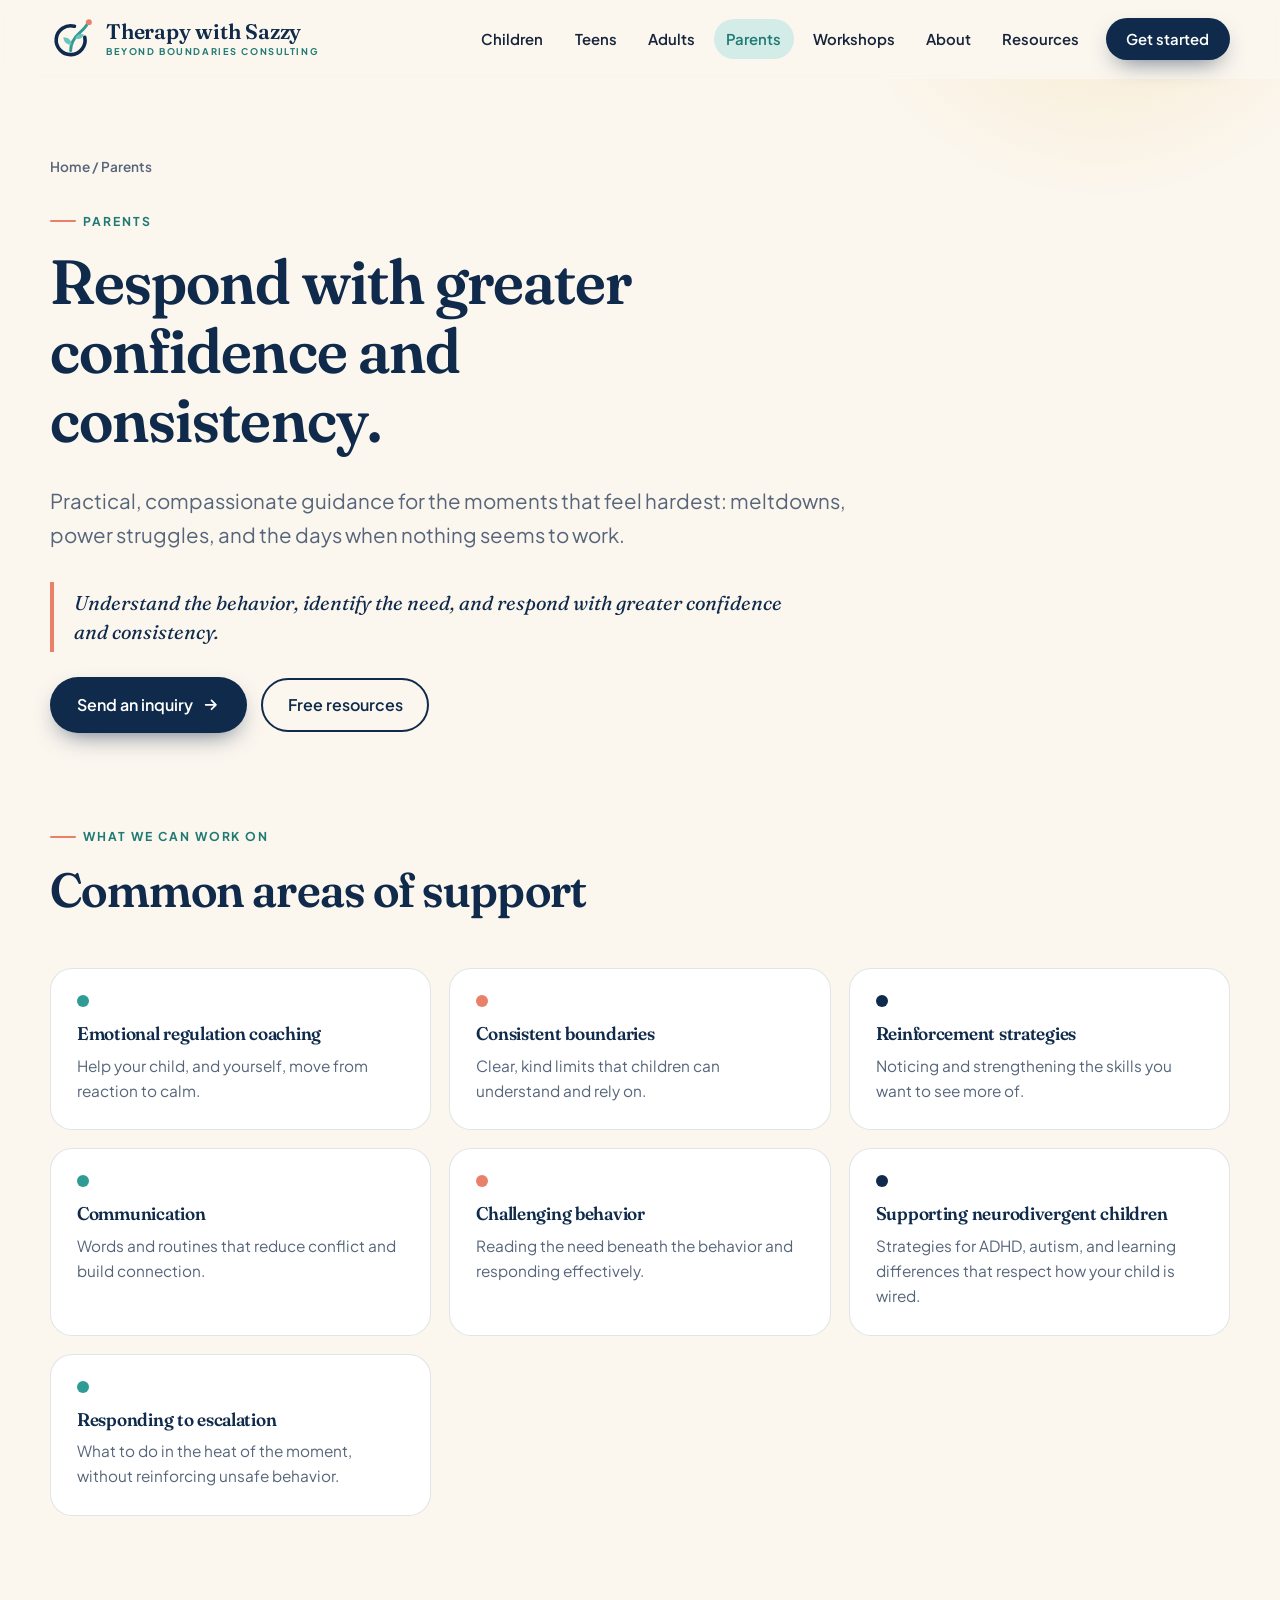
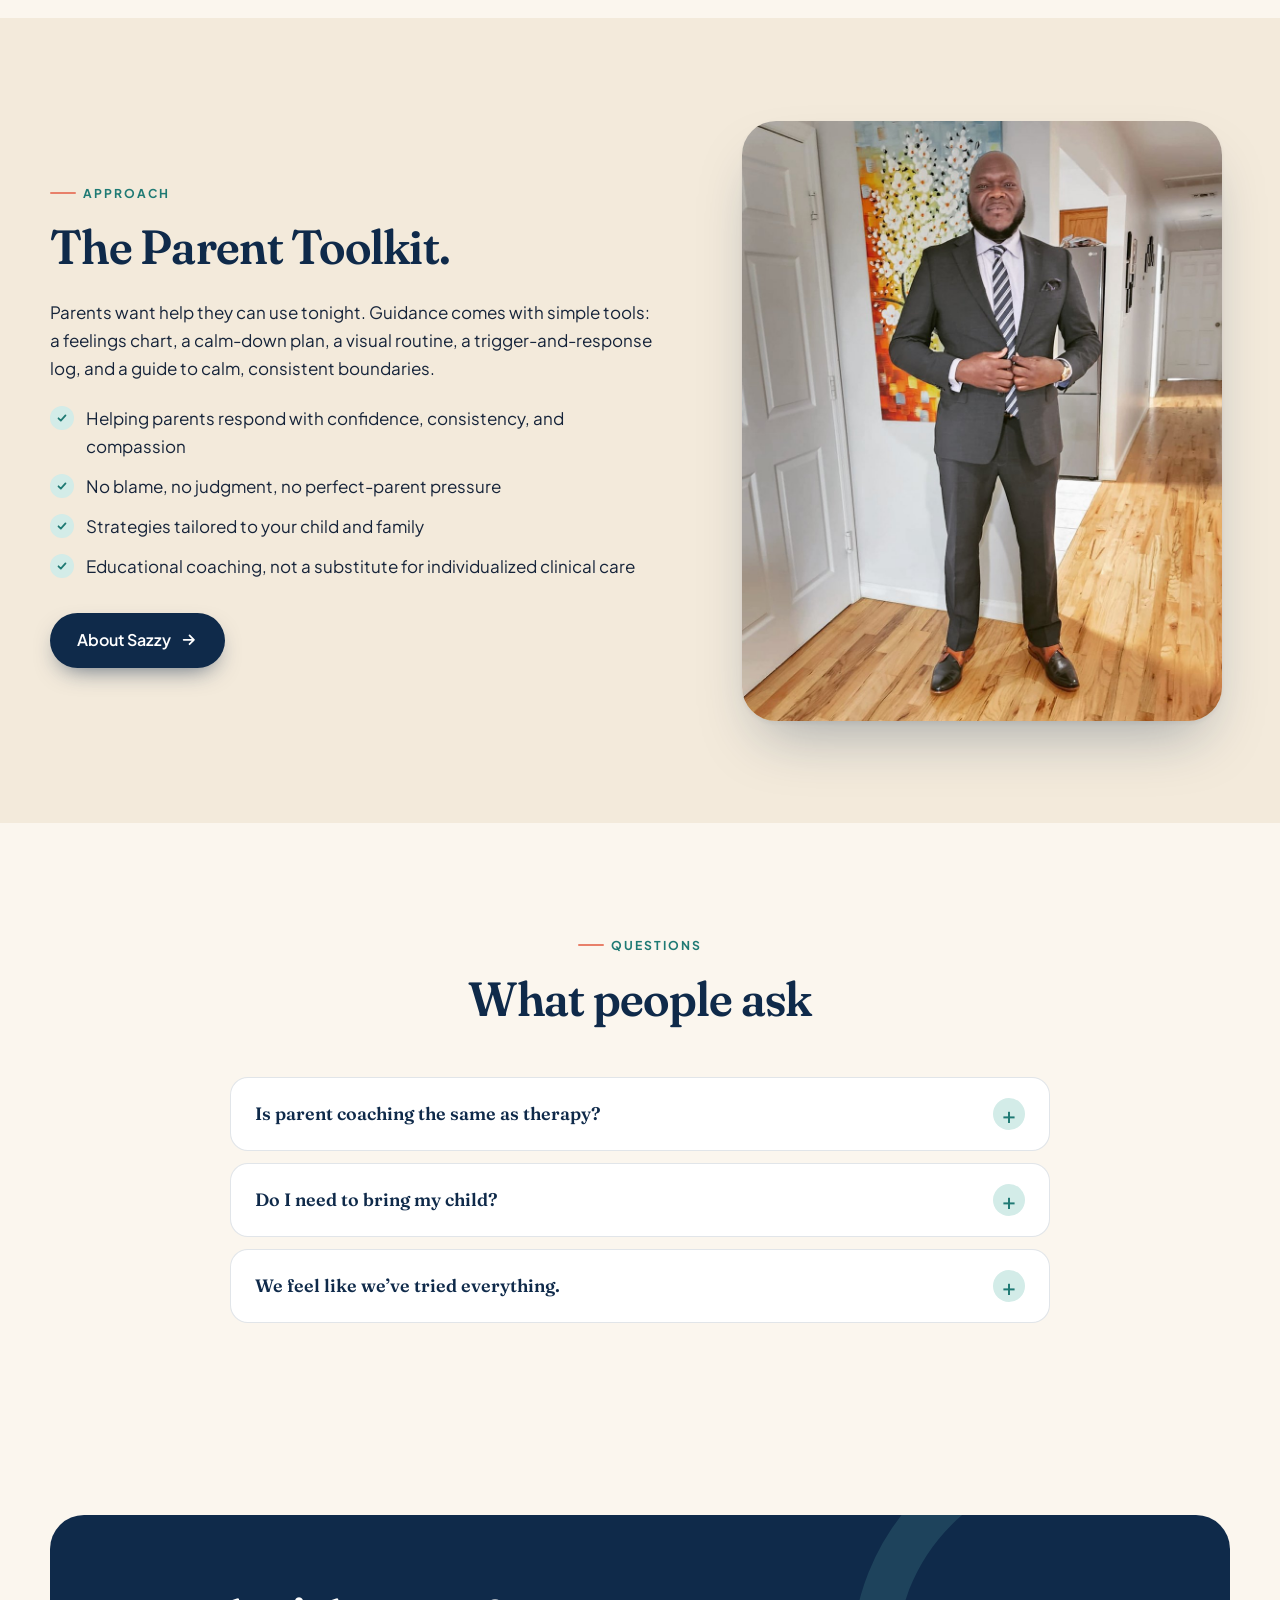
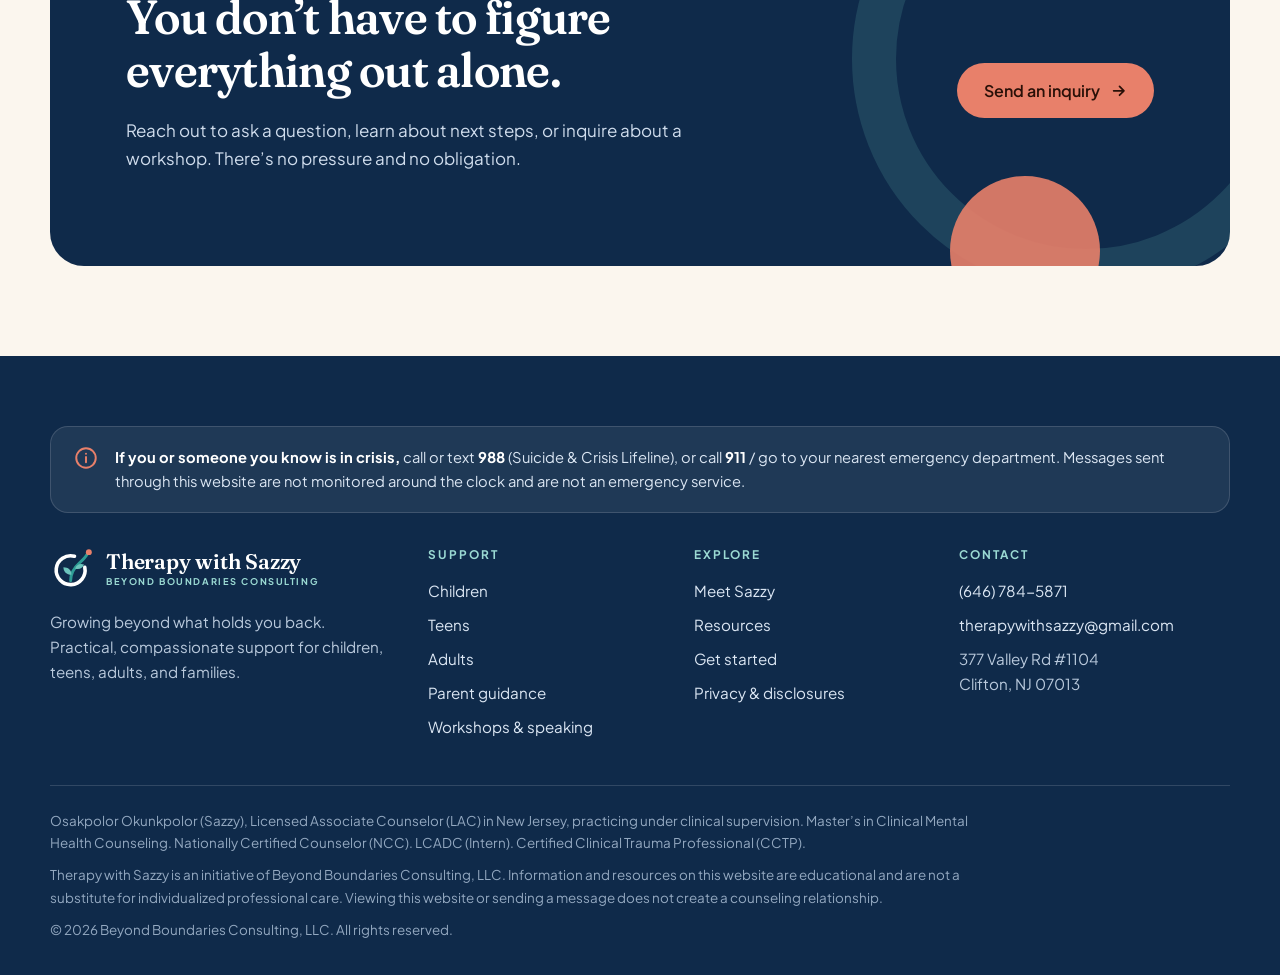
<file: parents.html>
<!doctype html>
<html lang="en">
<head>
<meta charset="utf-8">
<meta name="viewport" content="width=device-width,initial-scale=1">
<title>Parent Guidance & Family Support | Parent Coaching | Therapy with Sazzy</title>
<meta name="description" content="Parent coaching for emotional regulation, consistent boundaries, challenging behavior, and supporting neurodivergent children. Practical guidance in New Jersey.">
<meta name="theme-color" content="#0F2A4A">
<link rel="canonical" href="https://therapywithsazzy.com/parents.html">
<meta property="og:type" content="website">
<meta property="og:site_name" content="Therapy with Sazzy">
<meta property="og:title" content="Parent Guidance & Family Support | Parent Coaching | Therapy with Sazzy">
<meta property="og:description" content="Parent coaching for emotional regulation, consistent boundaries, challenging behavior, and supporting neurodivergent children. Practical guidance in New Jersey.">
<meta property="og:url" content="https://therapywithsazzy.com/parents.html">
<meta property="og:image" content="https://therapywithsazzy.com/assets/img/og-image.jpg">
<meta name="twitter:card" content="summary_large_image">
<link rel="icon" href="/favicon.svg" type="image/svg+xml">
<link rel="icon" href="/favicon.ico" sizes="48x48">
<link rel="apple-touch-icon" href="/assets/logo/apple-touch-icon.png">
<link rel="manifest" href="/site.webmanifest">
<link rel="preconnect" href="https://fonts.googleapis.com">
<link rel="preconnect" href="https://fonts.gstatic.com" crossorigin>
<link href="https://fonts.googleapis.com/css2?family=Fraunces:ital,opsz,wght,SOFT@0,9..144,500;0,9..144,600;1,9..144,500&family=Plus+Jakarta+Sans:wght@400;500;600;700&display=swap" rel="stylesheet">
<script>document.documentElement.classList.add("js")</script>
<link rel="stylesheet" href="/css/style.css">

</head>
<body>
<a class="skip" href="#main">Skip to content</a>
<header class="site-header">
  <div class="wrap nav">
    <a class="brand" href="/" aria-label="Therapy with Sazzy — home"><svg viewBox="0 0 64 64" aria-hidden="true"><path d="M50.6 29.6 A21 21 0 1 1 35.6 13.5" fill="none" stroke="currentColor" stroke-width="5.2" stroke-linecap="round"/><path d="M30 49 C30 39 34 31 43 23 C48 18.5 52 14.5 55 9" fill="none" stroke="#2E9C95" stroke-width="4.2" stroke-linecap="round"/><path d="M31.2 40.5 C24 40.5 19.5 36 19.5 29.5 C26.5 29.5 31.2 33.5 31.2 40.5Z" fill="#6CC4BC"/><path d="M36.5 31.5 C43 33 47.5 31 49.5 25.5 C43.5 23.5 38.5 25.5 36.5 31.5Z" fill="#6CC4BC"/><circle cx="56.5" cy="7.5" r="4.3" fill="#E8806A"/></svg><span class="brand-text"><span class="brand-name">Therapy with Sazzy</span><span class="brand-sub">Beyond Boundaries Consulting</span></span></a>
    <button class="menu-btn" aria-expanded="false" aria-controls="nav-links" aria-label="Open menu"><span></span><span></span><span></span></button>
    <ul class="nav-links" id="nav-links"><li><a href="/children.html">Children</a></li><li><a href="/teens.html">Teens</a></li><li><a href="/adults.html">Adults</a></li><li><a href="/parents.html" aria-current="page">Parents</a></li><li><a href="/workshops.html">Workshops</a></li><li><a href="/about.html">About</a></li><li><a href="/resources.html">Resources</a></li><li><a class="btn btn-primary" href="/get-started.html">Get started</a></li></ul>
  </div>
</header>
<main id="main">
<section class="page-hero" style="--c:#f7e8c8"><div class="wrap">
  <div class="crumbs"><a href="/">Home</a> / Parents</div>
  <span class="eyebrow">Parents</span>
  <h1>Respond with greater confidence and consistency.</h1>
  <p class="lead">Practical, compassionate guidance for the moments that feel hardest: meltdowns, power struggles, and the days when nothing seems to work.</p>
  <p class="msg">Understand the behavior, identify the need, and respond with greater confidence and consistency.</p>
  <div class="cta-row"><a class="btn btn-primary" href="/get-started.html">Send an inquiry <svg viewBox="0 0 24 24" fill="none" stroke="currentColor" stroke-width="2.4" stroke-linecap="round" stroke-linejoin="round" aria-hidden="true"><path d="M5 12h14M13 6l6 6-6 6"/></svg></a><a class="btn btn-ghost" href="/resources.html">Free resources</a></div>
</div></section>
<section class="section" style="padding-top:20px"><div class="wrap">
  <div class="section-head reveal"><span class="eyebrow">What we can work on</span><h2>Common areas of support</h2></div>
  <div class="topics"><div class="topic reveal" style="--d:0.0s"><div class="dotk"></div><h3>Emotional regulation coaching</h3><p>Help your child, and yourself, move from reaction to calm.</p></div><div class="topic reveal" style="--d:0.08s"><div class="dotk"></div><h3>Consistent boundaries</h3><p>Clear, kind limits that children can understand and rely on.</p></div><div class="topic reveal" style="--d:0.16s"><div class="dotk"></div><h3>Reinforcement strategies</h3><p>Noticing and strengthening the skills you want to see more of.</p></div><div class="topic reveal" style="--d:0.0s"><div class="dotk"></div><h3>Communication</h3><p>Words and routines that reduce conflict and build connection.</p></div><div class="topic reveal" style="--d:0.08s"><div class="dotk"></div><h3>Challenging behavior</h3><p>Reading the need beneath the behavior and responding effectively.</p></div><div class="topic reveal" style="--d:0.16s"><div class="dotk"></div><h3>Supporting neurodivergent children</h3><p>Strategies for ADHD, autism, and learning differences that respect how your child is wired.</p></div><div class="topic reveal" style="--d:0.0s"><div class="dotk"></div><h3>Responding to escalation</h3><p>What to do in the heat of the moment, without reinforcing unsafe behavior.</p></div></div>
</div></section>

<section class="section band-sand"><div class="wrap split rev">
  <div class="reveal"><span class="eyebrow">Approach</span><h2>The Parent Toolkit.</h2><p>Parents want help they can use tonight. Guidance comes with simple tools: a feelings chart, a calm-down plan, a visual routine, a trigger-and-response log, and a guide to calm, consistent boundaries.</p><ul class="tick-list"><li>Helping parents respond with confidence, consistency, and compassion</li><li>No blame, no judgment, no perfect-parent pressure</li><li>Strategies tailored to your child and family</li><li>Educational coaching, not a substitute for individualized clinical care</li></ul><a class="btn btn-primary" href="/about.html">About Sazzy <svg viewBox="0 0 24 24" fill="none" stroke="currentColor" stroke-width="2.4" stroke-linecap="round" stroke-linejoin="round" aria-hidden="true"><path d="M5 12h14M13 6l6 6-6 6"/></svg></a></div>
  <div class="split-media reveal"><div class="frame-wrap"><div class="frame"><img src="/assets/img/sazzy-full.jpg" width="1000" height="1250" alt="Sazzy in a charcoal suit and striped tie, standing in a sunlit hallway" loading="lazy"></div></div></div>
</div></section>
<section class="section"><div class="wrap">
  <div class="section-head center reveal"><span class="eyebrow">Questions</span><h2>What people ask</h2></div>
  <div class="faq"><details class="reveal"><summary>Is parent coaching the same as therapy?</summary><p>Not exactly. Parent coaching is educational and skills-focused: understanding behavior and learning strategies. If your child needs clinical care, we can talk through options.</p></details><details class="reveal"><summary>Do I need to bring my child?</summary><p>Not always. Many parent sessions are just for parents. Whether your child joins depends on the service and on what is most helpful.</p></details><details class="reveal"><summary>We feel like we&rsquo;ve tried everything.</summary><p>That&rsquo;s a common place to be, and it doesn&rsquo;t mean you&rsquo;re doing it wrong. Often the next step is understanding what the behavior is communicating.</p></details></div>
</div></section>
<section class="cta"><div class="wrap"><div class="cta-card reveal">
  <div><h2>You don&rsquo;t have to figure everything out alone.</h2><p>Reach out to ask a question, learn about next steps, or inquire about a workshop. There&rsquo;s no pressure and no obligation.</p></div>
  <div class="cta-row"><a class="btn btn-coral" href="/get-started.html">Send an inquiry <svg viewBox="0 0 24 24" fill="none" stroke="currentColor" stroke-width="2.4" stroke-linecap="round" stroke-linejoin="round" aria-hidden="true"><path d="M5 12h14M13 6l6 6-6 6"/></svg></a></div>
</div></div></section>
</main>
<footer class="site-footer">
  <div class="wrap">
    <div class="crisis"><svg viewBox="0 0 24 24" fill="none" stroke="currentColor" stroke-width="1.8" stroke-linecap="round" stroke-linejoin="round" aria-hidden="true"><circle cx="12" cy="12" r="9"/><path d="M12 11v5M12 8v.01"/></svg><p><strong>If you or someone you know is in crisis,</strong> call or text <strong>988</strong> (Suicide &amp; Crisis Lifeline), or call <strong>911</strong> / go to your nearest emergency department. Messages sent through this website are not monitored around the clock and are not an emergency service.</p></div>
    <div class="foot-grid">
      <div class="foot-brand">
        <a class="brand" href="/"><svg viewBox="0 0 64 64" aria-hidden="true"><path d="M50.6 29.6 A21 21 0 1 1 35.6 13.5" fill="none" stroke="currentColor" stroke-width="5.2" stroke-linecap="round"/><path d="M30 49 C30 39 34 31 43 23 C48 18.5 52 14.5 55 9" fill="none" stroke="#2E9C95" stroke-width="4.2" stroke-linecap="round"/><path d="M31.2 40.5 C24 40.5 19.5 36 19.5 29.5 C26.5 29.5 31.2 33.5 31.2 40.5Z" fill="#6CC4BC"/><path d="M36.5 31.5 C43 33 47.5 31 49.5 25.5 C43.5 23.5 38.5 25.5 36.5 31.5Z" fill="#6CC4BC"/><circle cx="56.5" cy="7.5" r="4.3" fill="#E8806A"/></svg><span class="brand-text"><span class="brand-name">Therapy with Sazzy</span><span class="brand-sub">Beyond Boundaries Consulting</span></span></a>
        <p>Growing beyond what holds you back. Practical, compassionate support for children, teens, adults, and families.</p>
      </div>
      <div><h4>Support</h4><ul><li><a href="/children.html">Children</a></li><li><a href="/teens.html">Teens</a></li><li><a href="/adults.html">Adults</a></li><li><a href="/parents.html">Parent guidance</a></li><li><a href="/workshops.html">Workshops &amp; speaking</a></li></ul></div>
      <div><h4>Explore</h4><ul><li><a href="/about.html">Meet Sazzy</a></li><li><a href="/resources.html">Resources</a></li><li><a href="/get-started.html">Get started</a></li><li><a href="/privacy.html">Privacy &amp; disclosures</a></li></ul></div>
      <div><h4>Contact</h4><ul><li><a href="tel:+16467845871">(646) 784-5871</a></li><li><a href="mailto:therapywithsazzy@gmail.com">therapywithsazzy@gmail.com</a></li><li>377 Valley Rd #1104<br>Clifton, NJ 07013</li></ul></div>
    </div>
    <div class="legal">
      <p>Osakpolor Okunkpolor (Sazzy), Licensed Associate Counselor (LAC) in New Jersey, practicing under clinical supervision. Master&rsquo;s in Clinical Mental Health Counseling. Nationally Certified Counselor (NCC). LCADC (Intern). Certified Clinical Trauma Professional (CCTP).</p>
      <p>Therapy with Sazzy is an initiative of Beyond Boundaries Consulting, LLC. Information and resources on this website are educational and are not a substitute for individualized professional care. Viewing this website or sending a message does not create a counseling relationship.</p>
      <p>&copy; <span id="yr">2026</span> Beyond Boundaries Consulting, LLC. All rights reserved.</p>
    </div>
  </div>
</footer>
<script src="/js/main.js" defer></script>
<script>document.getElementById('yr').textContent=new Date().getFullYear()</script>
</body>
</html>
</file>
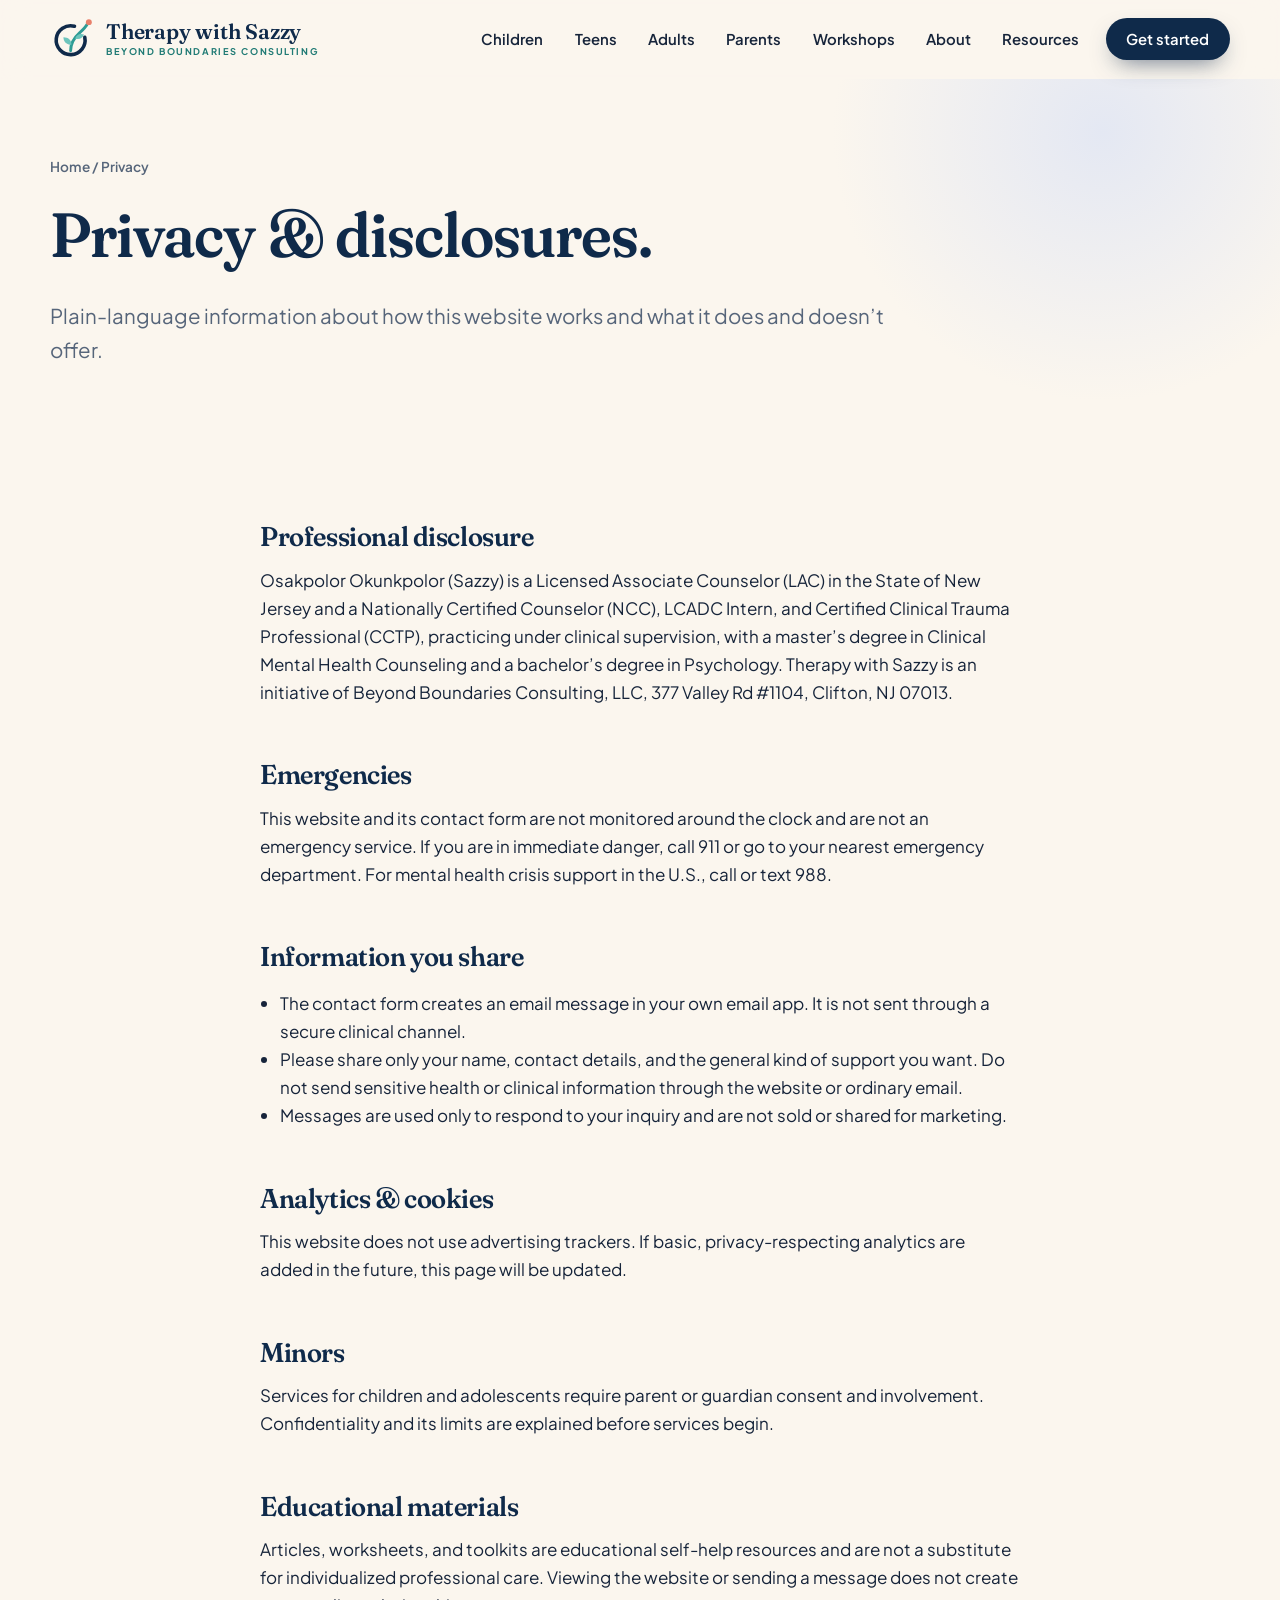
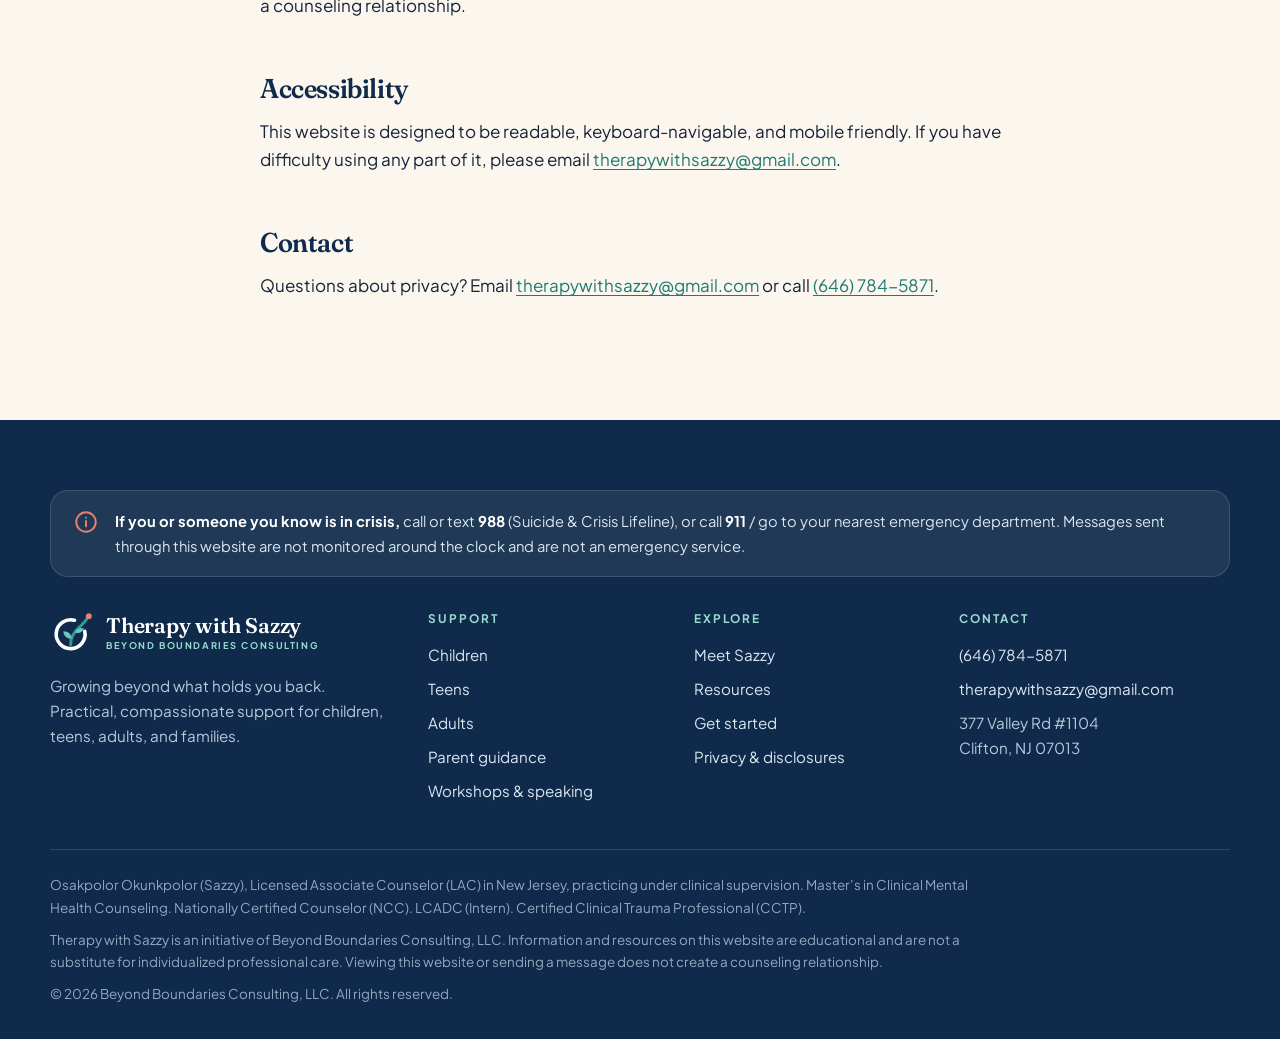
<file: privacy.html>
<!doctype html>
<html lang="en">
<head>
<meta charset="utf-8">
<meta name="viewport" content="width=device-width,initial-scale=1">
<title>Privacy & Professional Disclosures | Therapy with Sazzy</title>
<meta name="description" content="Privacy information, professional disclosures, and emergency guidance for Therapy with Sazzy, an initiative of Beyond Boundaries Consulting, LLC.">
<meta name="theme-color" content="#0F2A4A">
<link rel="canonical" href="https://therapywithsazzy.com/privacy.html">
<meta property="og:type" content="website">
<meta property="og:site_name" content="Therapy with Sazzy">
<meta property="og:title" content="Privacy & Professional Disclosures | Therapy with Sazzy">
<meta property="og:description" content="Privacy information, professional disclosures, and emergency guidance for Therapy with Sazzy, an initiative of Beyond Boundaries Consulting, LLC.">
<meta property="og:url" content="https://therapywithsazzy.com/privacy.html">
<meta property="og:image" content="https://therapywithsazzy.com/assets/img/og-image.jpg">
<meta name="twitter:card" content="summary_large_image">
<link rel="icon" href="/favicon.svg" type="image/svg+xml">
<link rel="icon" href="/favicon.ico" sizes="48x48">
<link rel="apple-touch-icon" href="/assets/logo/apple-touch-icon.png">
<link rel="manifest" href="/site.webmanifest">
<link rel="preconnect" href="https://fonts.googleapis.com">
<link rel="preconnect" href="https://fonts.gstatic.com" crossorigin>
<link href="https://fonts.googleapis.com/css2?family=Fraunces:ital,opsz,wght,SOFT@0,9..144,500;0,9..144,600;1,9..144,500&family=Plus+Jakarta+Sans:wght@400;500;600;700&display=swap" rel="stylesheet">
<script>document.documentElement.classList.add("js")</script>
<link rel="stylesheet" href="/css/style.css">

</head>
<body>
<a class="skip" href="#main">Skip to content</a>
<header class="site-header">
  <div class="wrap nav">
    <a class="brand" href="/" aria-label="Therapy with Sazzy — home"><svg viewBox="0 0 64 64" aria-hidden="true"><path d="M50.6 29.6 A21 21 0 1 1 35.6 13.5" fill="none" stroke="currentColor" stroke-width="5.2" stroke-linecap="round"/><path d="M30 49 C30 39 34 31 43 23 C48 18.5 52 14.5 55 9" fill="none" stroke="#2E9C95" stroke-width="4.2" stroke-linecap="round"/><path d="M31.2 40.5 C24 40.5 19.5 36 19.5 29.5 C26.5 29.5 31.2 33.5 31.2 40.5Z" fill="#6CC4BC"/><path d="M36.5 31.5 C43 33 47.5 31 49.5 25.5 C43.5 23.5 38.5 25.5 36.5 31.5Z" fill="#6CC4BC"/><circle cx="56.5" cy="7.5" r="4.3" fill="#E8806A"/></svg><span class="brand-text"><span class="brand-name">Therapy with Sazzy</span><span class="brand-sub">Beyond Boundaries Consulting</span></span></a>
    <button class="menu-btn" aria-expanded="false" aria-controls="nav-links" aria-label="Open menu"><span></span><span></span><span></span></button>
    <ul class="nav-links" id="nav-links"><li><a href="/children.html">Children</a></li><li><a href="/teens.html">Teens</a></li><li><a href="/adults.html">Adults</a></li><li><a href="/parents.html">Parents</a></li><li><a href="/workshops.html">Workshops</a></li><li><a href="/about.html">About</a></li><li><a href="/resources.html">Resources</a></li><li><a class="btn btn-primary" href="/get-started.html">Get started</a></li></ul>
  </div>
</header>
<main id="main">
<section class="page-hero" style="--c:#e4e8f3"><div class="wrap">
  <div class="crumbs"><a href="/">Home</a> / Privacy</div>
  <h1>Privacy &amp; disclosures.</h1>
  <p class="lead">Plain-language information about how this website works and what it does and doesn&rsquo;t offer.</p>
</div></section>
<section class="section" style="padding-top:10px"><div class="wrap prose">
  <h2>Professional disclosure</h2>
  <p>Osakpolor Okunkpolor (Sazzy) is a Licensed Associate Counselor (LAC) in the State of New Jersey and a Nationally Certified Counselor (NCC), LCADC Intern, and Certified Clinical Trauma Professional (CCTP), practicing under clinical supervision, with a master&rsquo;s degree in Clinical Mental Health Counseling and a bachelor&rsquo;s degree in Psychology. Therapy with Sazzy is an initiative of Beyond Boundaries Consulting, LLC, 377 Valley Rd #1104, Clifton, NJ 07013.</p>
  <h2>Emergencies</h2>
  <p>This website and its contact form are not monitored around the clock and are not an emergency service. If you are in immediate danger, call 911 or go to your nearest emergency department. For mental health crisis support in the U.S., call or text 988.</p>
  <h2>Information you share</h2>
  <ul><li>The contact form creates an email message in your own email app. It is not sent through a secure clinical channel.</li><li>Please share only your name, contact details, and the general kind of support you want. Do not send sensitive health or clinical information through the website or ordinary email.</li><li>Messages are used only to respond to your inquiry and are not sold or shared for marketing.</li></ul>
  <h2>Analytics &amp; cookies</h2>
  <p>This website does not use advertising trackers. If basic, privacy-respecting analytics are added in the future, this page will be updated.</p>
  <h2>Minors</h2>
  <p>Services for children and adolescents require parent or guardian consent and involvement. Confidentiality and its limits are explained before services begin.</p>
  <h2>Educational materials</h2>
  <p>Articles, worksheets, and toolkits are educational self-help resources and are not a substitute for individualized professional care. Viewing the website or sending a message does not create a counseling relationship.</p>
  <h2>Accessibility</h2>
  <p>This website is designed to be readable, keyboard-navigable, and mobile friendly. If you have difficulty using any part of it, please email <a href="mailto:therapywithsazzy@gmail.com">therapywithsazzy@gmail.com</a>.</p>
  <h2>Contact</h2>
  <p>Questions about privacy? Email <a href="mailto:therapywithsazzy@gmail.com">therapywithsazzy@gmail.com</a> or call <a href="tel:+16467845871">(646) 784-5871</a>.</p>
</div></section>
</main>
<footer class="site-footer">
  <div class="wrap">
    <div class="crisis"><svg viewBox="0 0 24 24" fill="none" stroke="currentColor" stroke-width="1.8" stroke-linecap="round" stroke-linejoin="round" aria-hidden="true"><circle cx="12" cy="12" r="9"/><path d="M12 11v5M12 8v.01"/></svg><p><strong>If you or someone you know is in crisis,</strong> call or text <strong>988</strong> (Suicide &amp; Crisis Lifeline), or call <strong>911</strong> / go to your nearest emergency department. Messages sent through this website are not monitored around the clock and are not an emergency service.</p></div>
    <div class="foot-grid">
      <div class="foot-brand">
        <a class="brand" href="/"><svg viewBox="0 0 64 64" aria-hidden="true"><path d="M50.6 29.6 A21 21 0 1 1 35.6 13.5" fill="none" stroke="currentColor" stroke-width="5.2" stroke-linecap="round"/><path d="M30 49 C30 39 34 31 43 23 C48 18.5 52 14.5 55 9" fill="none" stroke="#2E9C95" stroke-width="4.2" stroke-linecap="round"/><path d="M31.2 40.5 C24 40.5 19.5 36 19.5 29.5 C26.5 29.5 31.2 33.5 31.2 40.5Z" fill="#6CC4BC"/><path d="M36.5 31.5 C43 33 47.5 31 49.5 25.5 C43.5 23.5 38.5 25.5 36.5 31.5Z" fill="#6CC4BC"/><circle cx="56.5" cy="7.5" r="4.3" fill="#E8806A"/></svg><span class="brand-text"><span class="brand-name">Therapy with Sazzy</span><span class="brand-sub">Beyond Boundaries Consulting</span></span></a>
        <p>Growing beyond what holds you back. Practical, compassionate support for children, teens, adults, and families.</p>
      </div>
      <div><h4>Support</h4><ul><li><a href="/children.html">Children</a></li><li><a href="/teens.html">Teens</a></li><li><a href="/adults.html">Adults</a></li><li><a href="/parents.html">Parent guidance</a></li><li><a href="/workshops.html">Workshops &amp; speaking</a></li></ul></div>
      <div><h4>Explore</h4><ul><li><a href="/about.html">Meet Sazzy</a></li><li><a href="/resources.html">Resources</a></li><li><a href="/get-started.html">Get started</a></li><li><a href="/privacy.html">Privacy &amp; disclosures</a></li></ul></div>
      <div><h4>Contact</h4><ul><li><a href="tel:+16467845871">(646) 784-5871</a></li><li><a href="mailto:therapywithsazzy@gmail.com">therapywithsazzy@gmail.com</a></li><li>377 Valley Rd #1104<br>Clifton, NJ 07013</li></ul></div>
    </div>
    <div class="legal">
      <p>Osakpolor Okunkpolor (Sazzy), Licensed Associate Counselor (LAC) in New Jersey, practicing under clinical supervision. Master&rsquo;s in Clinical Mental Health Counseling. Nationally Certified Counselor (NCC). LCADC (Intern). Certified Clinical Trauma Professional (CCTP).</p>
      <p>Therapy with Sazzy is an initiative of Beyond Boundaries Consulting, LLC. Information and resources on this website are educational and are not a substitute for individualized professional care. Viewing this website or sending a message does not create a counseling relationship.</p>
      <p>&copy; <span id="yr">2026</span> Beyond Boundaries Consulting, LLC. All rights reserved.</p>
    </div>
  </div>
</footer>
<script src="/js/main.js" defer></script>
<script>document.getElementById('yr').textContent=new Date().getFullYear()</script>
</body>
</html>
</file>
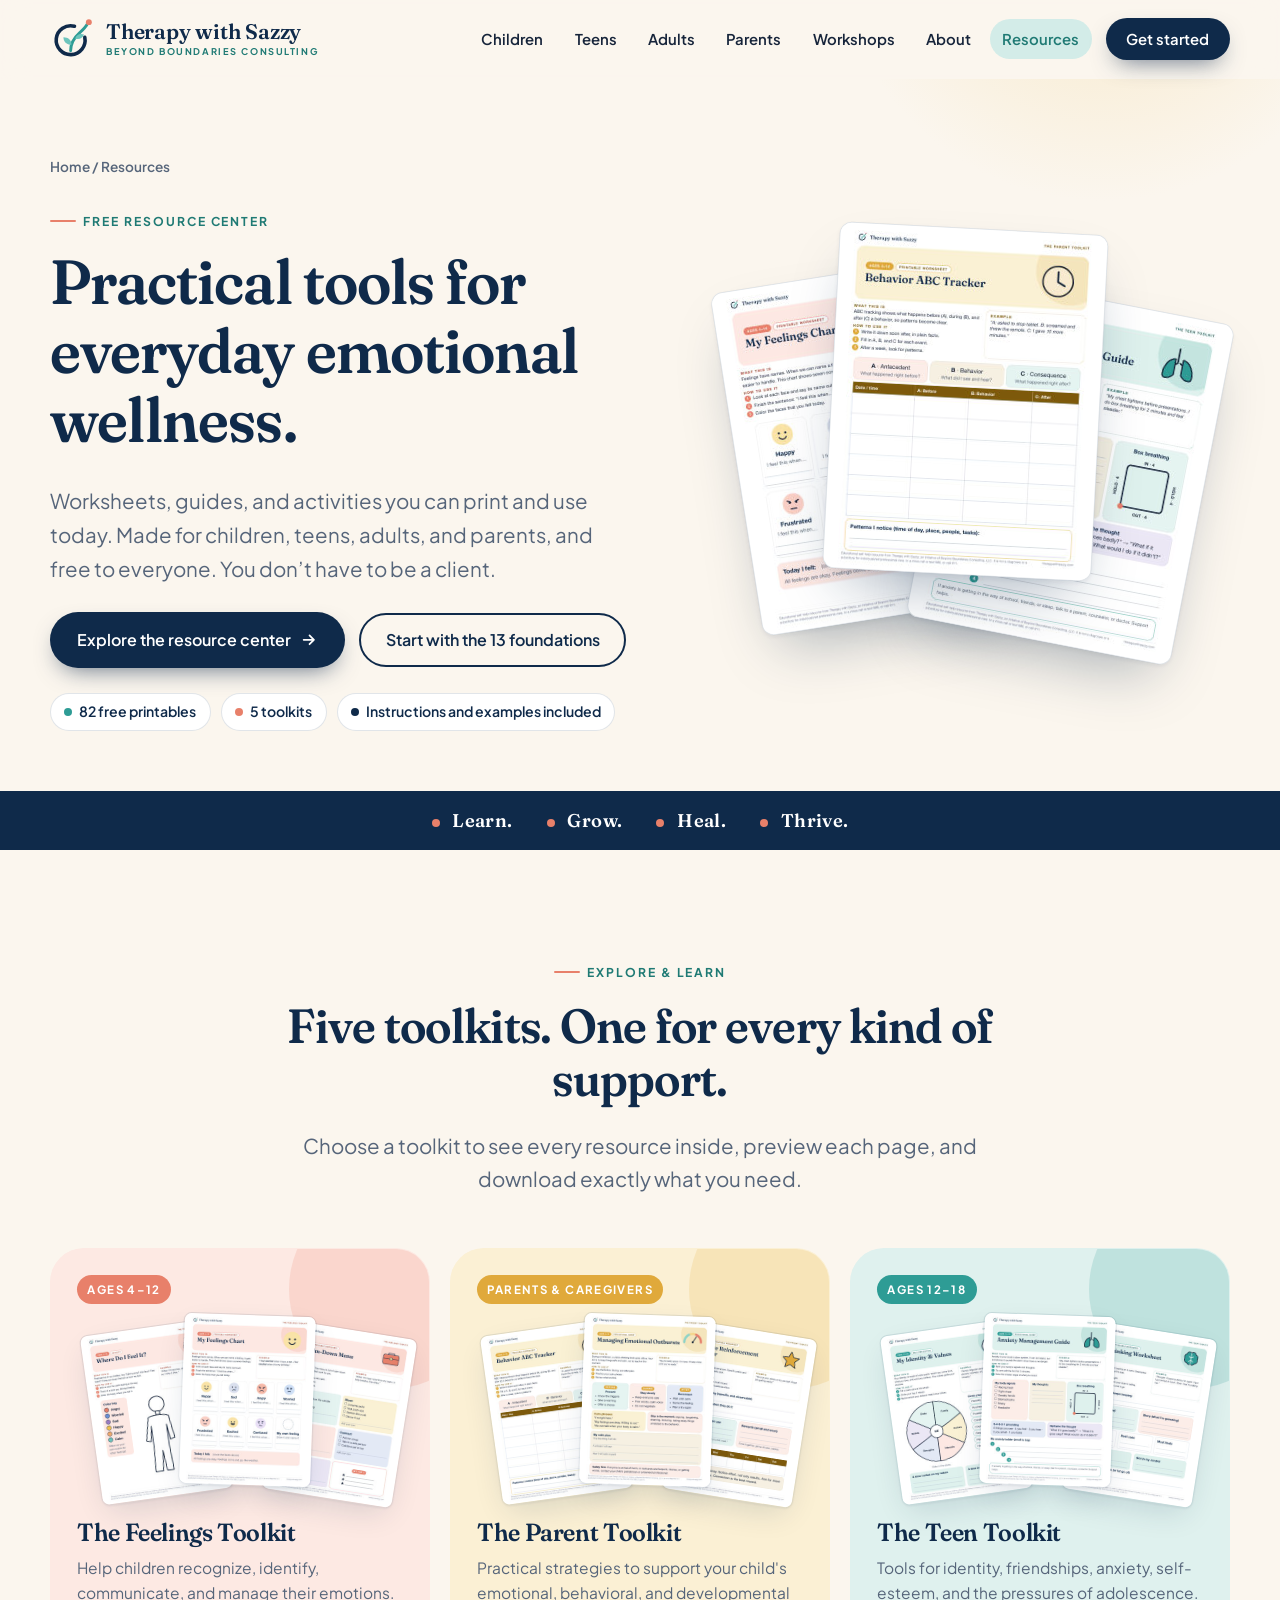
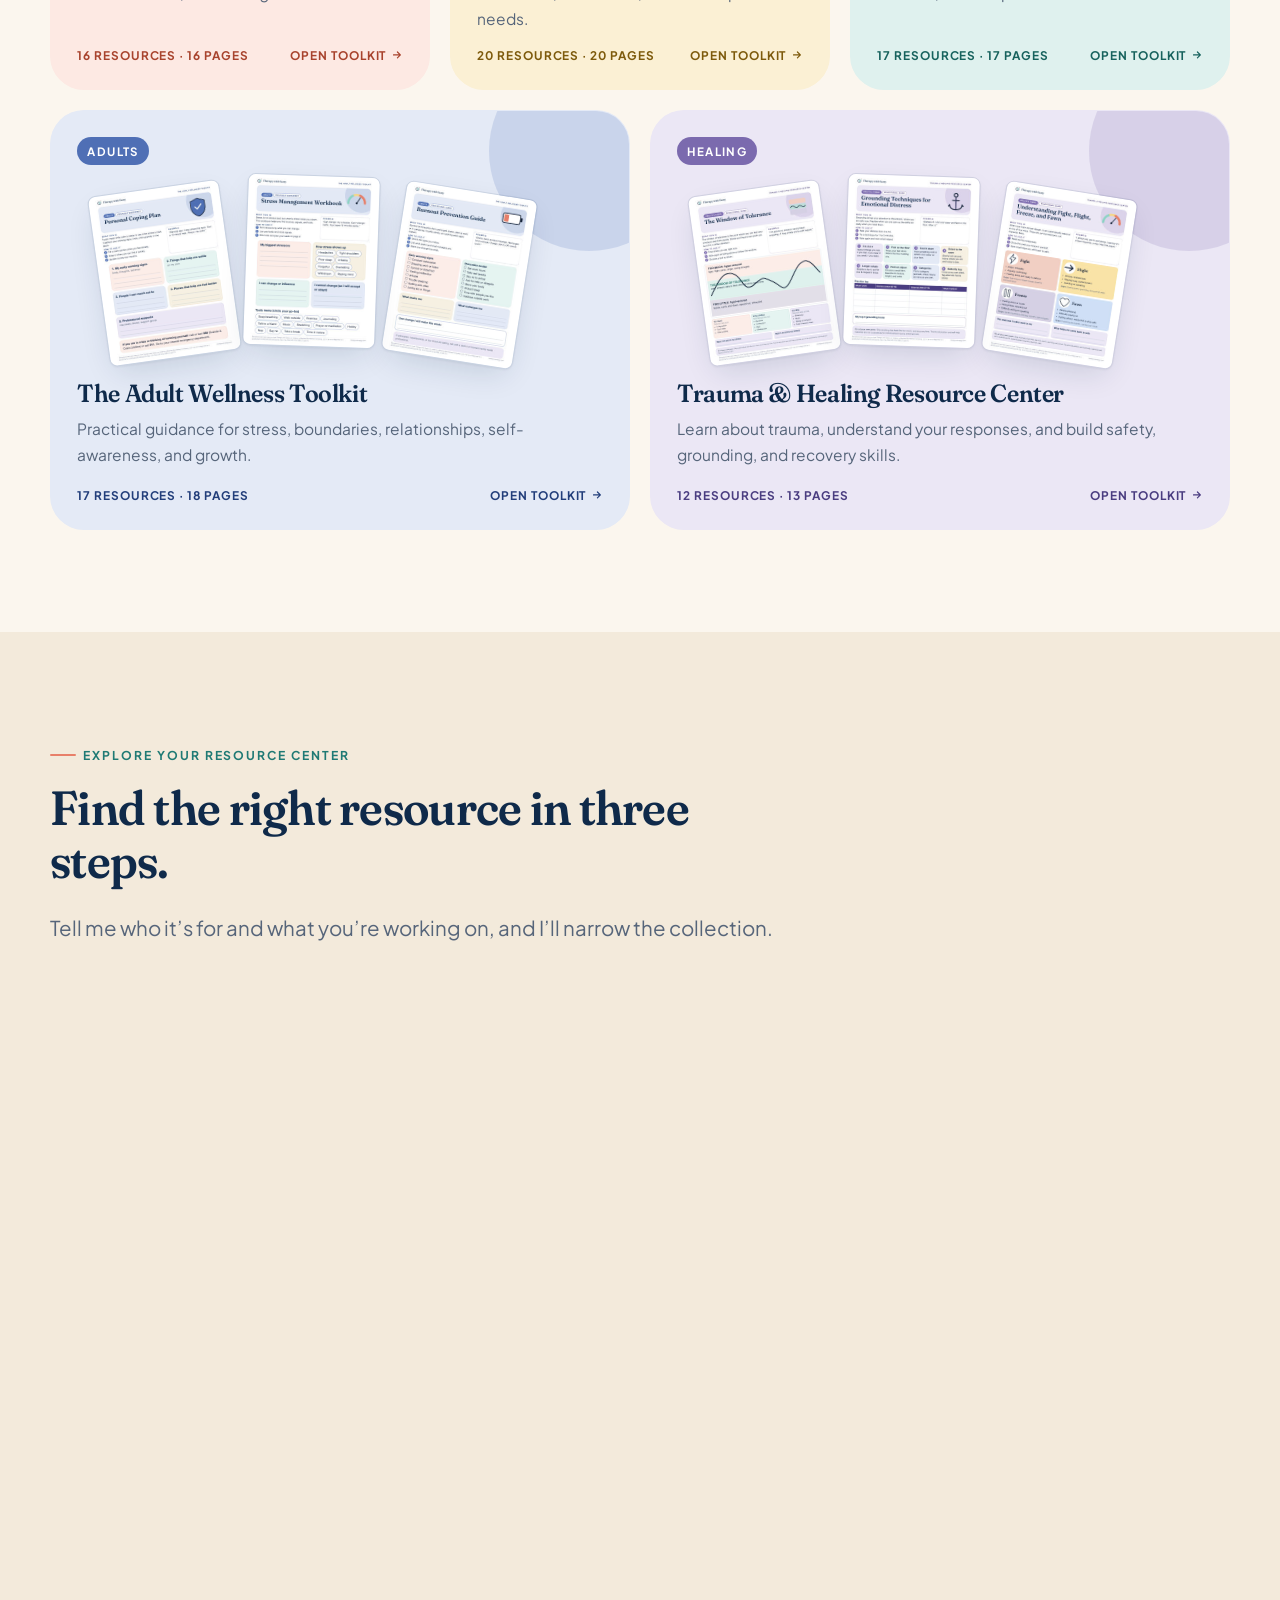
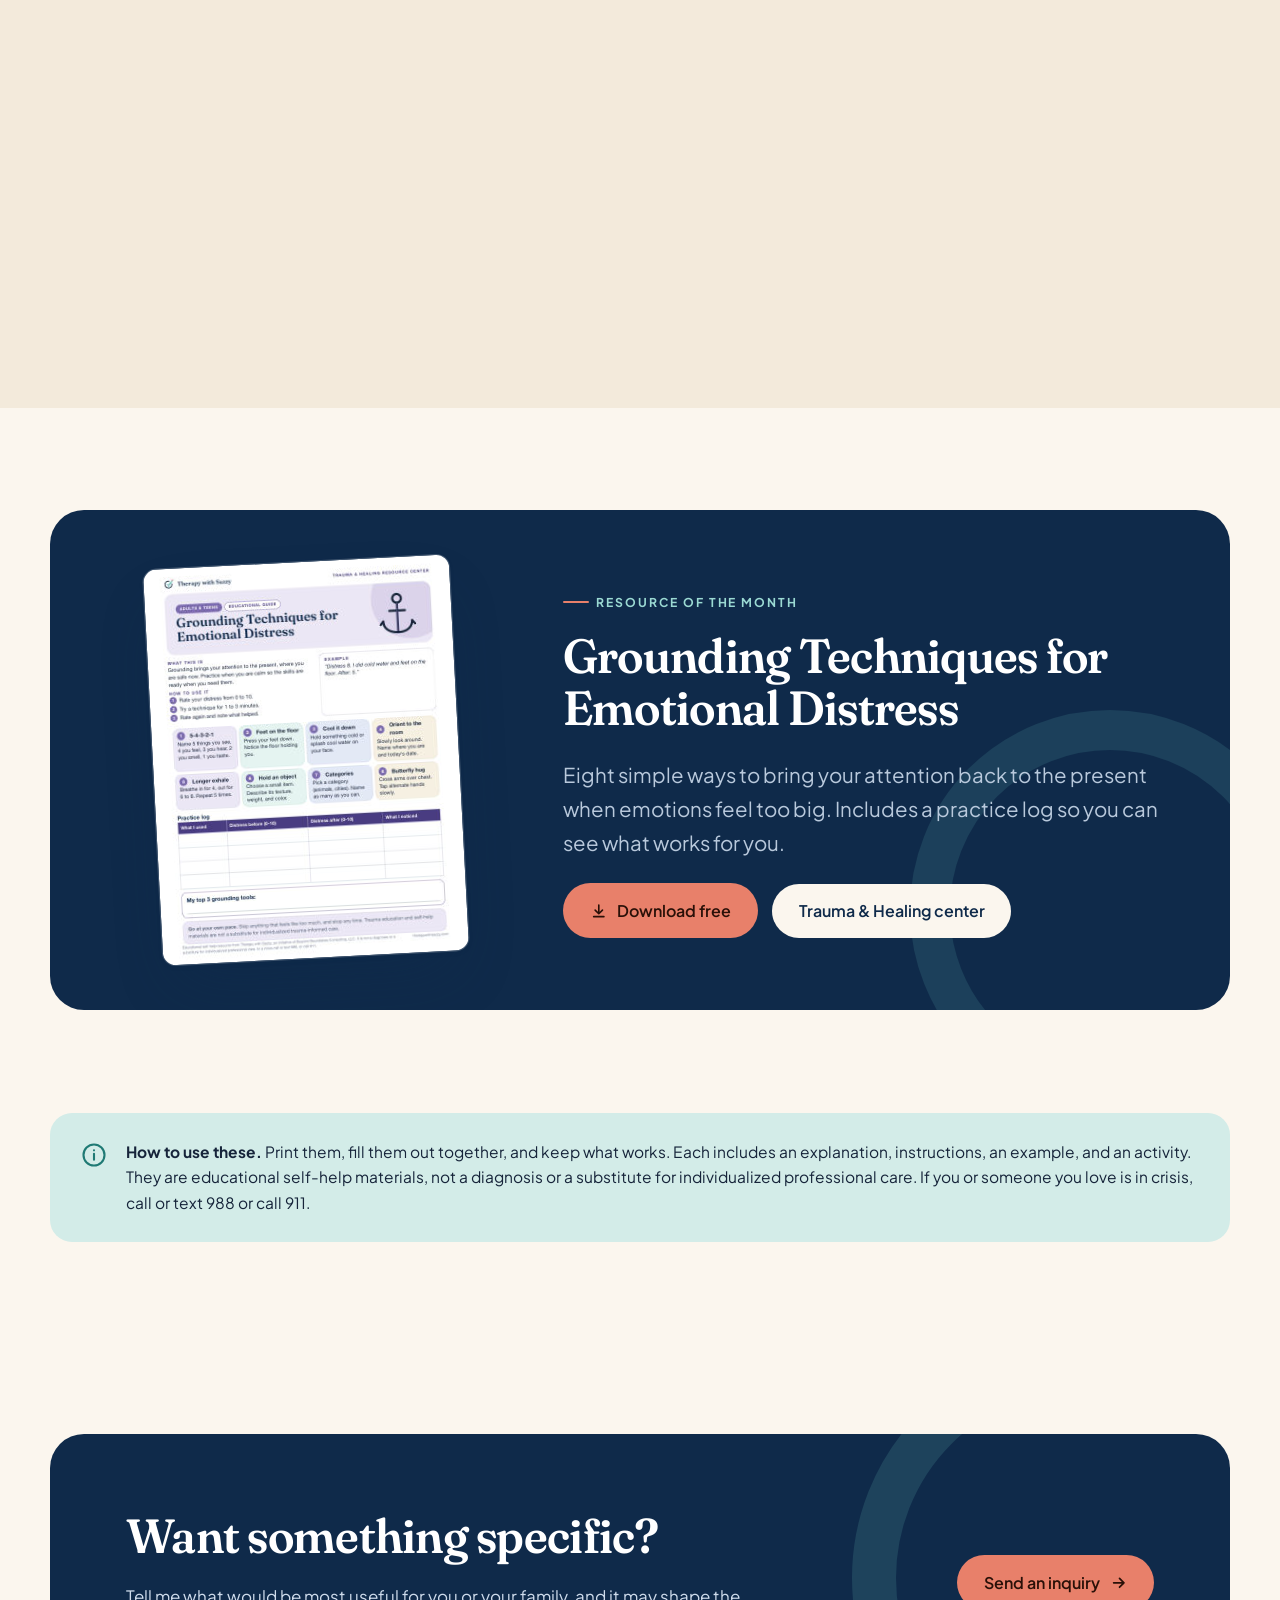
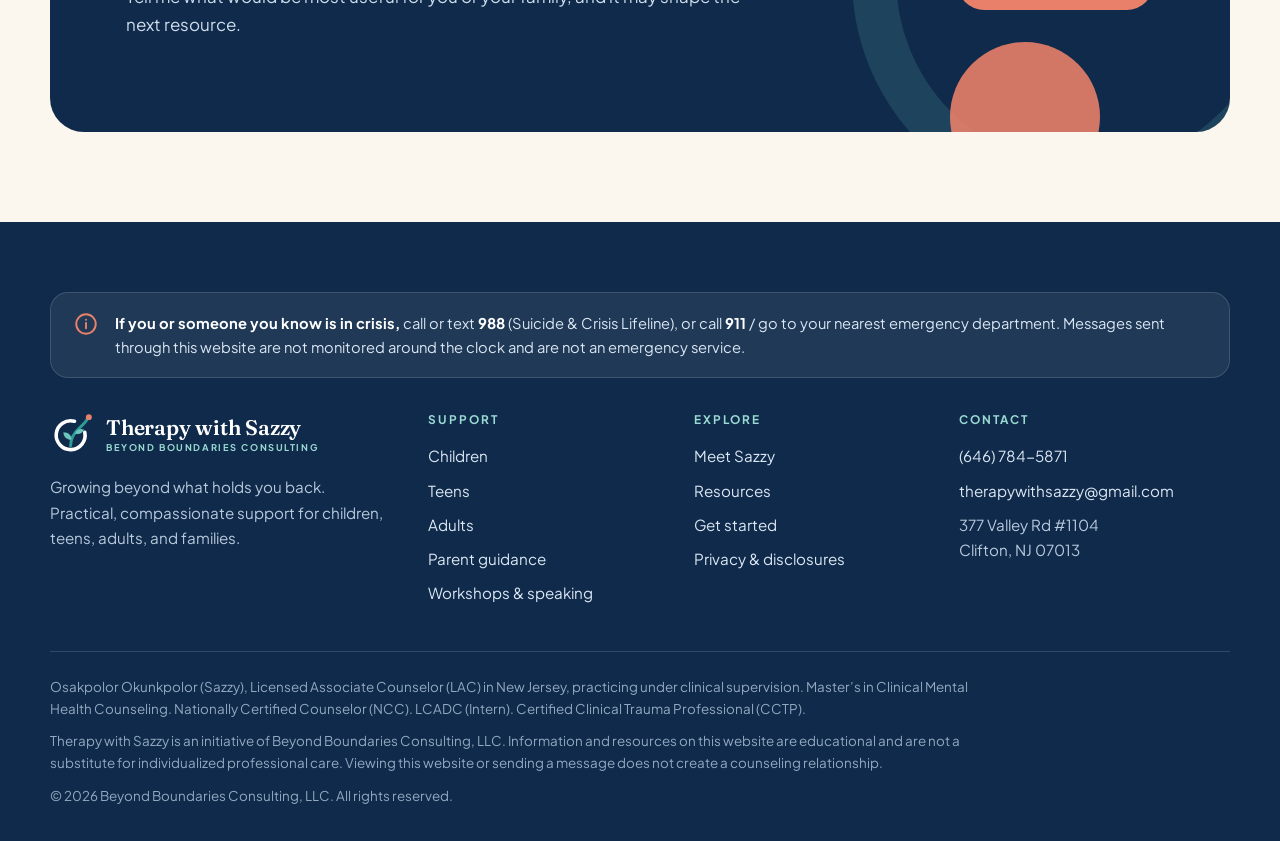
<file: resources.html>
<!doctype html>
<html lang="en">
<head>
<meta charset="utf-8">
<meta name="viewport" content="width=device-width,initial-scale=1">
<title>Free Resource Center | Printable Emotional Wellness Tools | Therapy with Sazzy</title>
<meta name="description" content="82 free printable worksheets, guides, and activities for children, teens, adults, and parents, plus a Trauma & Healing Resource Center. Learn. Grow. Heal. Thrive.">
<meta name="theme-color" content="#0F2A4A">
<link rel="canonical" href="https://therapywithsazzy.com/resources.html">
<meta property="og:type" content="website">
<meta property="og:site_name" content="Therapy with Sazzy">
<meta property="og:title" content="Free Resource Center | Printable Emotional Wellness Tools | Therapy with Sazzy">
<meta property="og:description" content="82 free printable worksheets, guides, and activities for children, teens, adults, and parents, plus a Trauma & Healing Resource Center. Learn. Grow. Heal. Thrive.">
<meta property="og:url" content="https://therapywithsazzy.com/resources.html">
<meta property="og:image" content="https://therapywithsazzy.com/assets/img/og-image.jpg">
<meta name="twitter:card" content="summary_large_image">
<link rel="icon" href="/favicon.svg" type="image/svg+xml">
<link rel="icon" href="/favicon.ico" sizes="48x48">
<link rel="apple-touch-icon" href="/assets/logo/apple-touch-icon.png">
<link rel="manifest" href="/site.webmanifest">
<link rel="preconnect" href="https://fonts.googleapis.com">
<link rel="preconnect" href="https://fonts.gstatic.com" crossorigin>
<link href="https://fonts.googleapis.com/css2?family=Fraunces:ital,opsz,wght,SOFT@0,9..144,500;0,9..144,600;1,9..144,500&family=Plus+Jakarta+Sans:wght@400;500;600;700&display=swap" rel="stylesheet">
<script>document.documentElement.classList.add("js")</script>
<link rel="stylesheet" href="/css/style.css">

</head>
<body>
<a class="skip" href="#main">Skip to content</a>
<header class="site-header">
  <div class="wrap nav">
    <a class="brand" href="/" aria-label="Therapy with Sazzy — home"><svg viewBox="0 0 64 64" aria-hidden="true"><path d="M50.6 29.6 A21 21 0 1 1 35.6 13.5" fill="none" stroke="currentColor" stroke-width="5.2" stroke-linecap="round"/><path d="M30 49 C30 39 34 31 43 23 C48 18.5 52 14.5 55 9" fill="none" stroke="#2E9C95" stroke-width="4.2" stroke-linecap="round"/><path d="M31.2 40.5 C24 40.5 19.5 36 19.5 29.5 C26.5 29.5 31.2 33.5 31.2 40.5Z" fill="#6CC4BC"/><path d="M36.5 31.5 C43 33 47.5 31 49.5 25.5 C43.5 23.5 38.5 25.5 36.5 31.5Z" fill="#6CC4BC"/><circle cx="56.5" cy="7.5" r="4.3" fill="#E8806A"/></svg><span class="brand-text"><span class="brand-name">Therapy with Sazzy</span><span class="brand-sub">Beyond Boundaries Consulting</span></span></a>
    <button class="menu-btn" aria-expanded="false" aria-controls="nav-links" aria-label="Open menu"><span></span><span></span><span></span></button>
    <ul class="nav-links" id="nav-links"><li><a href="/children.html">Children</a></li><li><a href="/teens.html">Teens</a></li><li><a href="/adults.html">Adults</a></li><li><a href="/parents.html">Parents</a></li><li><a href="/workshops.html">Workshops</a></li><li><a href="/about.html">About</a></li><li><a href="/resources.html" aria-current="page">Resources</a></li><li><a class="btn btn-primary" href="/get-started.html">Get started</a></li></ul>
  </div>
</header>
<main id="main">
<section class="page-hero rc-hero" style="--c:#f7e8c8"><div class="wrap">
  <div>
    <div class="crumbs"><a href="/">Home</a> / Resources</div>
    <span class="eyebrow">Free resource center</span>
    <h1>Practical tools for everyday emotional wellness.</h1>
    <p class="lead">Worksheets, guides, and activities you can print and use today. Made for children, teens, adults, and parents, and free to everyone. You don&rsquo;t have to be a client.</p>
    <div class="cta-row"><a class="btn btn-primary" href="#center">Explore the resource center <svg viewBox="0 0 24 24" fill="none" stroke="currentColor" stroke-width="2.4" stroke-linecap="round" stroke-linejoin="round" aria-hidden="true"><path d="M5 12h14M13 6l6 6-6 6"/></svg></a><a class="btn btn-ghost" href="#center" data-pick-start>Start with the 13 foundations</a></div>
    <div class="rc-stats"><span class="chip"><i></i>82 free printables</span><span class="chip"><i></i>5 toolkits</span><span class="chip"><i></i>Instructions and examples included</span></div>
  </div>
  <div class="fan reveal"><img src="/resources/thumbs/my-feelings-chart.jpg" alt="" ><img src="/resources/thumbs/behavior-abc-tracker.jpg" alt=""><img src="/resources/thumbs/anxiety-management-guide.jpg" alt=""></div>
</div></section>
<div class="tagline-band"><div class="wrap"><span><b>Learn.</b></span><span><b>Grow.</b></span><span><b>Heal.</b></span><span><b>Thrive.</b></span></div></div>

<section class="section" id="toolkits"><div class="wrap">
  <div class="section-head center reveal"><span class="eyebrow">Explore &amp; learn</span><h2>Five toolkits. One for every kind of support.</h2><p class="lead">Choose a toolkit to see every resource inside, preview each page, and download exactly what you need.</p></div>
  <div class="tk-grid">
    <a class="tk-card reveal" href="/toolkits/children.html" style="--a:#E8806A;--s:#fde9e3;--d:#a8432d;--d2:0.0s"><span class="tk-badge">Ages 4–12</span><div class="stack"><img src="/resources/thumbs/where-do-i-feel-it.jpg" alt="" loading="lazy"><img src="/resources/thumbs/my-feelings-chart.jpg" alt="" loading="lazy"><img src="/resources/thumbs/my-calm-down-menu.jpg" alt="" loading="lazy"></div><h3>The Feelings Toolkit</h3><p>Help children recognize, identify, communicate, and manage their emotions.</p><div class="tk-meta"><span>16 resources · 16 pages</span><span class="more">Open toolkit <svg viewBox="0 0 24 24" fill="none" stroke="currentColor" stroke-width="2.4" stroke-linecap="round" stroke-linejoin="round" aria-hidden="true"><path d="M5 12h14M13 6l6 6-6 6"/></svg></span></div></a>
    <a class="tk-card reveal" href="/toolkits/parents.html" style="--a:#E0A93B;--s:#fbf0d4;--d:#7d5a0c;--d2:0.06s"><span class="tk-badge">Parents & caregivers</span><div class="stack"><img src="/resources/thumbs/behavior-abc-tracker.jpg" alt="" loading="lazy"><img src="/resources/thumbs/managing-emotional-outbursts.jpg" alt="" loading="lazy"><img src="/resources/thumbs/positive-reinforcement-planner.jpg" alt="" loading="lazy"></div><h3>The Parent Toolkit</h3><p>Practical strategies to support your child's emotional, behavioral, and developmental needs.</p><div class="tk-meta"><span>20 resources · 20 pages</span><span class="more">Open toolkit <svg viewBox="0 0 24 24" fill="none" stroke="currentColor" stroke-width="2.4" stroke-linecap="round" stroke-linejoin="round" aria-hidden="true"><path d="M5 12h14M13 6l6 6-6 6"/></svg></span></div></a>
    <a class="tk-card reveal" href="/toolkits/teens.html" style="--a:#2E9C95;--s:#dff1ee;--d:#17625d;--d2:0.12s"><span class="tk-badge">Ages 12–18</span><div class="stack"><img src="/resources/thumbs/my-identity-and-values.jpg" alt="" loading="lazy"><img src="/resources/thumbs/anxiety-management-guide.jpg" alt="" loading="lazy"><img src="/resources/thumbs/overthinking-worksheet.jpg" alt="" loading="lazy"></div><h3>The Teen Toolkit</h3><p>Tools for identity, friendships, anxiety, self-esteem, and the pressures of adolescence.</p><div class="tk-meta"><span>17 resources · 17 pages</span><span class="more">Open toolkit <svg viewBox="0 0 24 24" fill="none" stroke="currentColor" stroke-width="2.4" stroke-linecap="round" stroke-linejoin="round" aria-hidden="true"><path d="M5 12h14M13 6l6 6-6 6"/></svg></span></div></a>
    <a class="tk-card reveal" href="/toolkits/adults.html" style="--a:#4F6FB5;--s:#e4eaf6;--d:#223e7a;--d2:0.18s"><span class="tk-badge">Adults</span><div class="stack"><img src="/resources/thumbs/personal-coping-plan.jpg" alt="" loading="lazy"><img src="/resources/thumbs/stress-management-workbook.jpg" alt="" loading="lazy"><img src="/resources/thumbs/burnout-prevention-guide.jpg" alt="" loading="lazy"></div><h3>The Adult Wellness Toolkit</h3><p>Practical guidance for stress, boundaries, relationships, self-awareness, and growth.</p><div class="tk-meta"><span>17 resources · 18 pages</span><span class="more">Open toolkit <svg viewBox="0 0 24 24" fill="none" stroke="currentColor" stroke-width="2.4" stroke-linecap="round" stroke-linejoin="round" aria-hidden="true"><path d="M5 12h14M13 6l6 6-6 6"/></svg></span></div></a>
    <a class="tk-card reveal" href="/toolkits/trauma-healing.html" style="--a:#7B6AAE;--s:#ebe7f5;--d:#4a3d80;--d2:0.24s"><span class="tk-badge">Healing</span><div class="stack"><img src="/resources/thumbs/the-window-of-tolerance.jpg" alt="" loading="lazy"><img src="/resources/thumbs/grounding-techniques-for-emotional-distress.jpg" alt="" loading="lazy"><img src="/resources/thumbs/fight-flight-freeze-and-fawn.jpg" alt="" loading="lazy"></div><h3>Trauma & Healing Resource Center</h3><p>Learn about trauma, understand your responses, and build safety, grounding, and recovery skills.</p><div class="tk-meta"><span>12 resources · 13 pages</span><span class="more">Open toolkit <svg viewBox="0 0 24 24" fill="none" stroke="currentColor" stroke-width="2.4" stroke-linecap="round" stroke-linejoin="round" aria-hidden="true"><path d="M5 12h14M13 6l6 6-6 6"/></svg></span></div></a>
  </div>
</div></section>

<section class="section band-sand" id="center"><div class="wrap">
  <div class="section-head reveal"><span class="eyebrow">Explore your resource center</span><h2>Find the right resource in three steps.</h2><p class="lead">Tell me who it&rsquo;s for and what you&rsquo;re working on, and I&rsquo;ll narrow the collection.</p></div>
  <div class="center-panel reveal" id="rc-center">
    <p class="step-label"><i>1</i> Who are you looking for resources for?</p>
    <div class="tabs" id="rc-tabs" role="group" aria-label="Audience"></div>
    <p class="step-label"><i>2</i> Choose a topic</p>
    <div class="chips" id="rc-chips" role="group" aria-label="Topic"></div>
    <p class="step-label"><i>3</i> Search, or start with the foundations</p>
    <div class="search-row"><input type="search" id="rc-q" placeholder="Search resources, e.g. “worry”, “routine”, “grounding”" aria-label="Search resources"><label class="toggle"><input type="checkbox" id="rc-start"> Show the 13 foundation resources</label></div>
    <div class="rc-summary"><h3 id="rc-title">Your resource collection</h3><span id="rc-count" aria-live="polite"></span></div>
    <div class="rc-grid" id="rc-grid"></div>
  </div>
</div></section>

<section class="section"><div class="wrap"><div class="feature reveal">
  <img src="/resources/thumbs/grounding-techniques-for-emotional-distress.jpg" alt="Preview of the Grounding Techniques guide" loading="lazy">
  <div><span class="eyebrow">Resource of the month</span><h2>Grounding Techniques for Emotional Distress</h2><p class="lead" style="color:#b9c9dc">Eight simple ways to bring your attention back to the present when emotions feel too big. Includes a practice log so you can see what works for you.</p>
  <div class="cta-row"><a class="btn btn-coral" href="/resources/grounding-techniques-for-emotional-distress.pdf" download><svg viewBox="0 0 24 24" fill="none" stroke="currentColor" stroke-width="2.2" stroke-linecap="round" stroke-linejoin="round" aria-hidden="true"><path d="M12 4v11M7 11l5 5 5-5M5 20h14"/></svg> Download free</a><a class="btn btn-light" href="/toolkits/trauma-healing.html">Trauma &amp; Healing center</a></div></div>
</div></div></section>

<section class="section" style="padding-top:0"><div class="wrap">
  <div class="callout reveal"><svg viewBox="0 0 24 24" fill="none" stroke="currentColor" stroke-width="1.8" stroke-linecap="round" stroke-linejoin="round" aria-hidden="true"><circle cx="12" cy="12" r="9"/><path d="M12 11v5M12 8v.01"/></svg><p><strong>How to use these.</strong> Print them, fill them out together, and keep what works. Each includes an explanation, instructions, an example, and an activity. They are educational self-help materials, not a diagnosis or a substitute for individualized professional care. If you or someone you love is in crisis, call or text 988 or call 911.</p></div>
</div></section>
<section class="cta"><div class="wrap"><div class="cta-card reveal"><div><h2>Want something specific?</h2><p>Tell me what would be most useful for you or your family, and it may shape the next resource.</p></div><div class="cta-row"><a class="btn btn-coral" href="/get-started.html">Send an inquiry <svg viewBox="0 0 24 24" fill="none" stroke="currentColor" stroke-width="2.4" stroke-linecap="round" stroke-linejoin="round" aria-hidden="true"><path d="M5 12h14M13 6l6 6-6 6"/></svg></a></div></div></div></section>
</main>
<footer class="site-footer">
  <div class="wrap">
    <div class="crisis"><svg viewBox="0 0 24 24" fill="none" stroke="currentColor" stroke-width="1.8" stroke-linecap="round" stroke-linejoin="round" aria-hidden="true"><circle cx="12" cy="12" r="9"/><path d="M12 11v5M12 8v.01"/></svg><p><strong>If you or someone you know is in crisis,</strong> call or text <strong>988</strong> (Suicide &amp; Crisis Lifeline), or call <strong>911</strong> / go to your nearest emergency department. Messages sent through this website are not monitored around the clock and are not an emergency service.</p></div>
    <div class="foot-grid">
      <div class="foot-brand">
        <a class="brand" href="/"><svg viewBox="0 0 64 64" aria-hidden="true"><path d="M50.6 29.6 A21 21 0 1 1 35.6 13.5" fill="none" stroke="currentColor" stroke-width="5.2" stroke-linecap="round"/><path d="M30 49 C30 39 34 31 43 23 C48 18.5 52 14.5 55 9" fill="none" stroke="#2E9C95" stroke-width="4.2" stroke-linecap="round"/><path d="M31.2 40.5 C24 40.5 19.5 36 19.5 29.5 C26.5 29.5 31.2 33.5 31.2 40.5Z" fill="#6CC4BC"/><path d="M36.5 31.5 C43 33 47.5 31 49.5 25.5 C43.5 23.5 38.5 25.5 36.5 31.5Z" fill="#6CC4BC"/><circle cx="56.5" cy="7.5" r="4.3" fill="#E8806A"/></svg><span class="brand-text"><span class="brand-name">Therapy with Sazzy</span><span class="brand-sub">Beyond Boundaries Consulting</span></span></a>
        <p>Growing beyond what holds you back. Practical, compassionate support for children, teens, adults, and families.</p>
      </div>
      <div><h4>Support</h4><ul><li><a href="/children.html">Children</a></li><li><a href="/teens.html">Teens</a></li><li><a href="/adults.html">Adults</a></li><li><a href="/parents.html">Parent guidance</a></li><li><a href="/workshops.html">Workshops &amp; speaking</a></li></ul></div>
      <div><h4>Explore</h4><ul><li><a href="/about.html">Meet Sazzy</a></li><li><a href="/resources.html">Resources</a></li><li><a href="/get-started.html">Get started</a></li><li><a href="/privacy.html">Privacy &amp; disclosures</a></li></ul></div>
      <div><h4>Contact</h4><ul><li><a href="tel:+16467845871">(646) 784-5871</a></li><li><a href="mailto:therapywithsazzy@gmail.com">therapywithsazzy@gmail.com</a></li><li>377 Valley Rd #1104<br>Clifton, NJ 07013</li></ul></div>
    </div>
    <div class="legal">
      <p>Osakpolor Okunkpolor (Sazzy), Licensed Associate Counselor (LAC) in New Jersey, practicing under clinical supervision. Master&rsquo;s in Clinical Mental Health Counseling. Nationally Certified Counselor (NCC). LCADC (Intern). Certified Clinical Trauma Professional (CCTP).</p>
      <p>Therapy with Sazzy is an initiative of Beyond Boundaries Consulting, LLC. Information and resources on this website are educational and are not a substitute for individualized professional care. Viewing this website or sending a message does not create a counseling relationship.</p>
      <p>&copy; <span id="yr">2026</span> Beyond Boundaries Consulting, LLC. All rights reserved.</p>
    </div>
  </div>
</footer>
<script src="/js/main.js" defer></script>
<script src="/js/catalog.js"></script>
<script src="/js/resources.js" defer></script>
<script>document.getElementById('yr').textContent=new Date().getFullYear()</script>
</body>
</html>
</file>
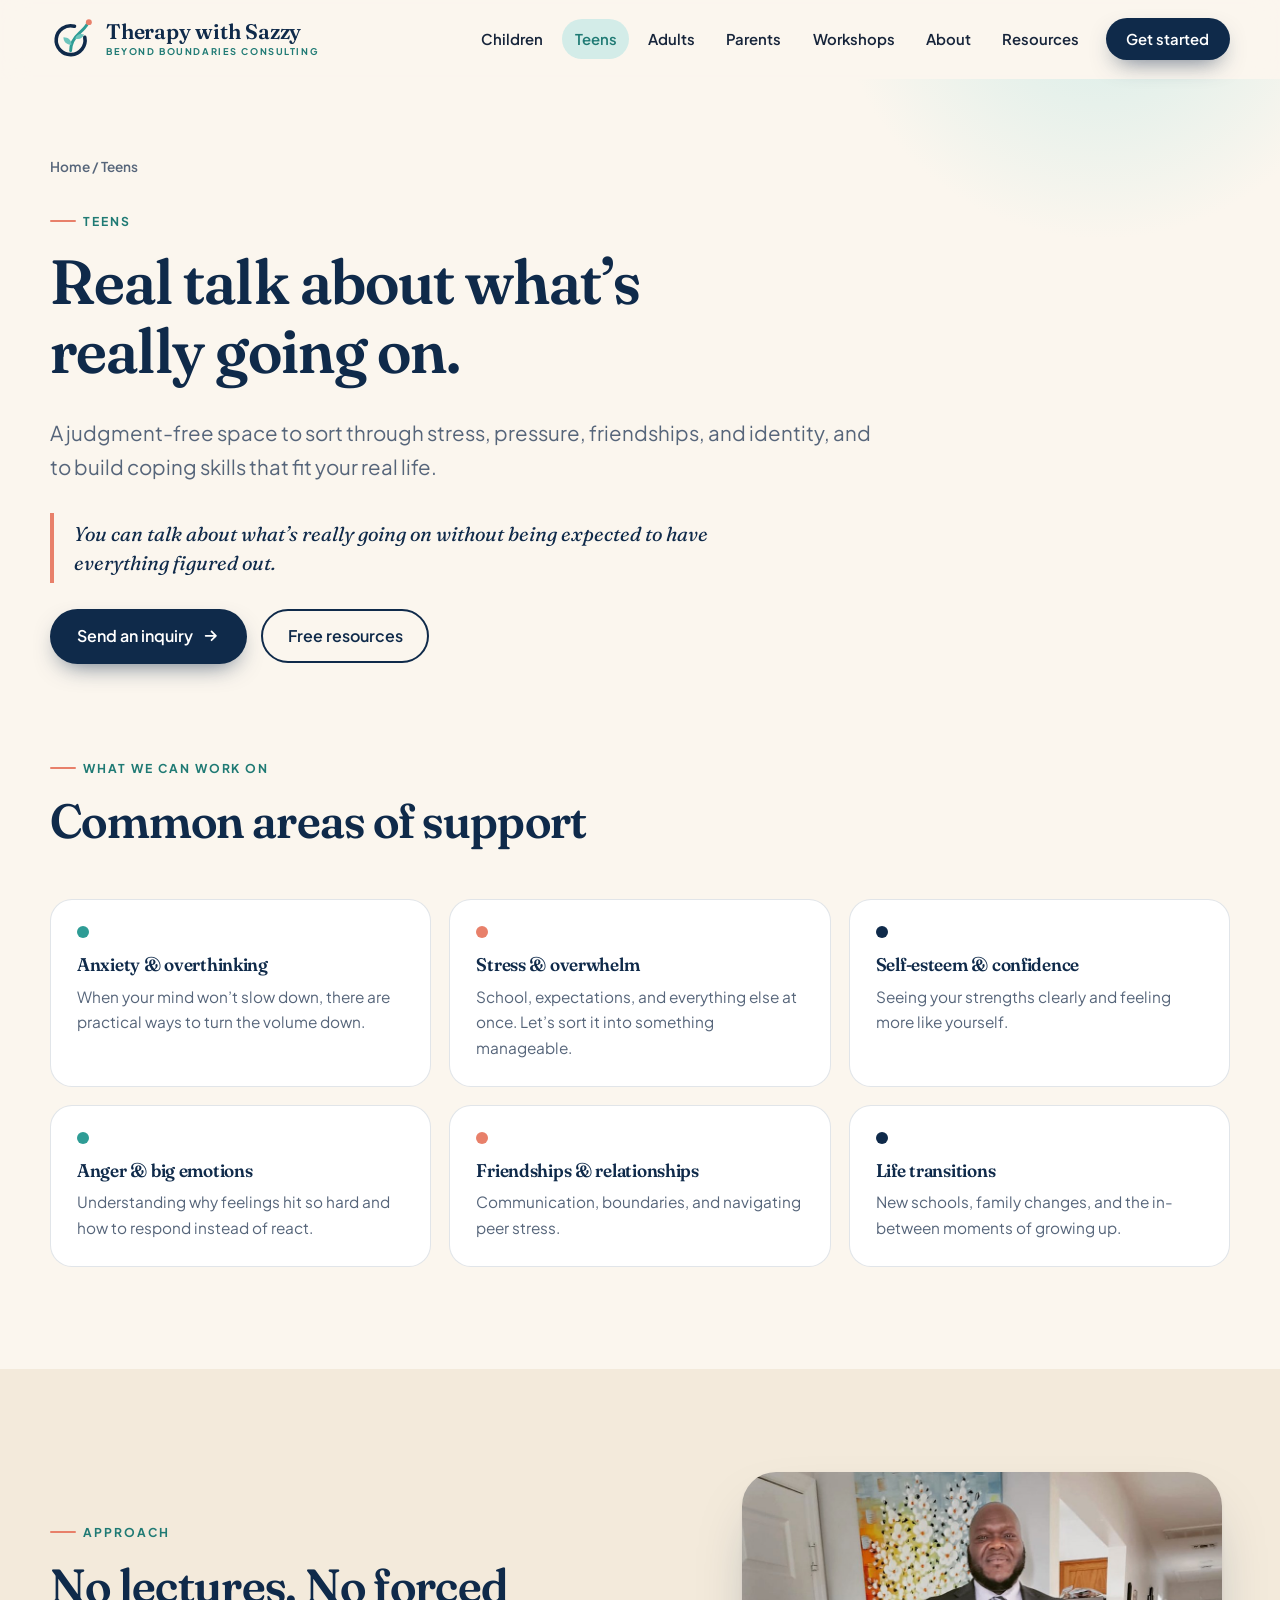
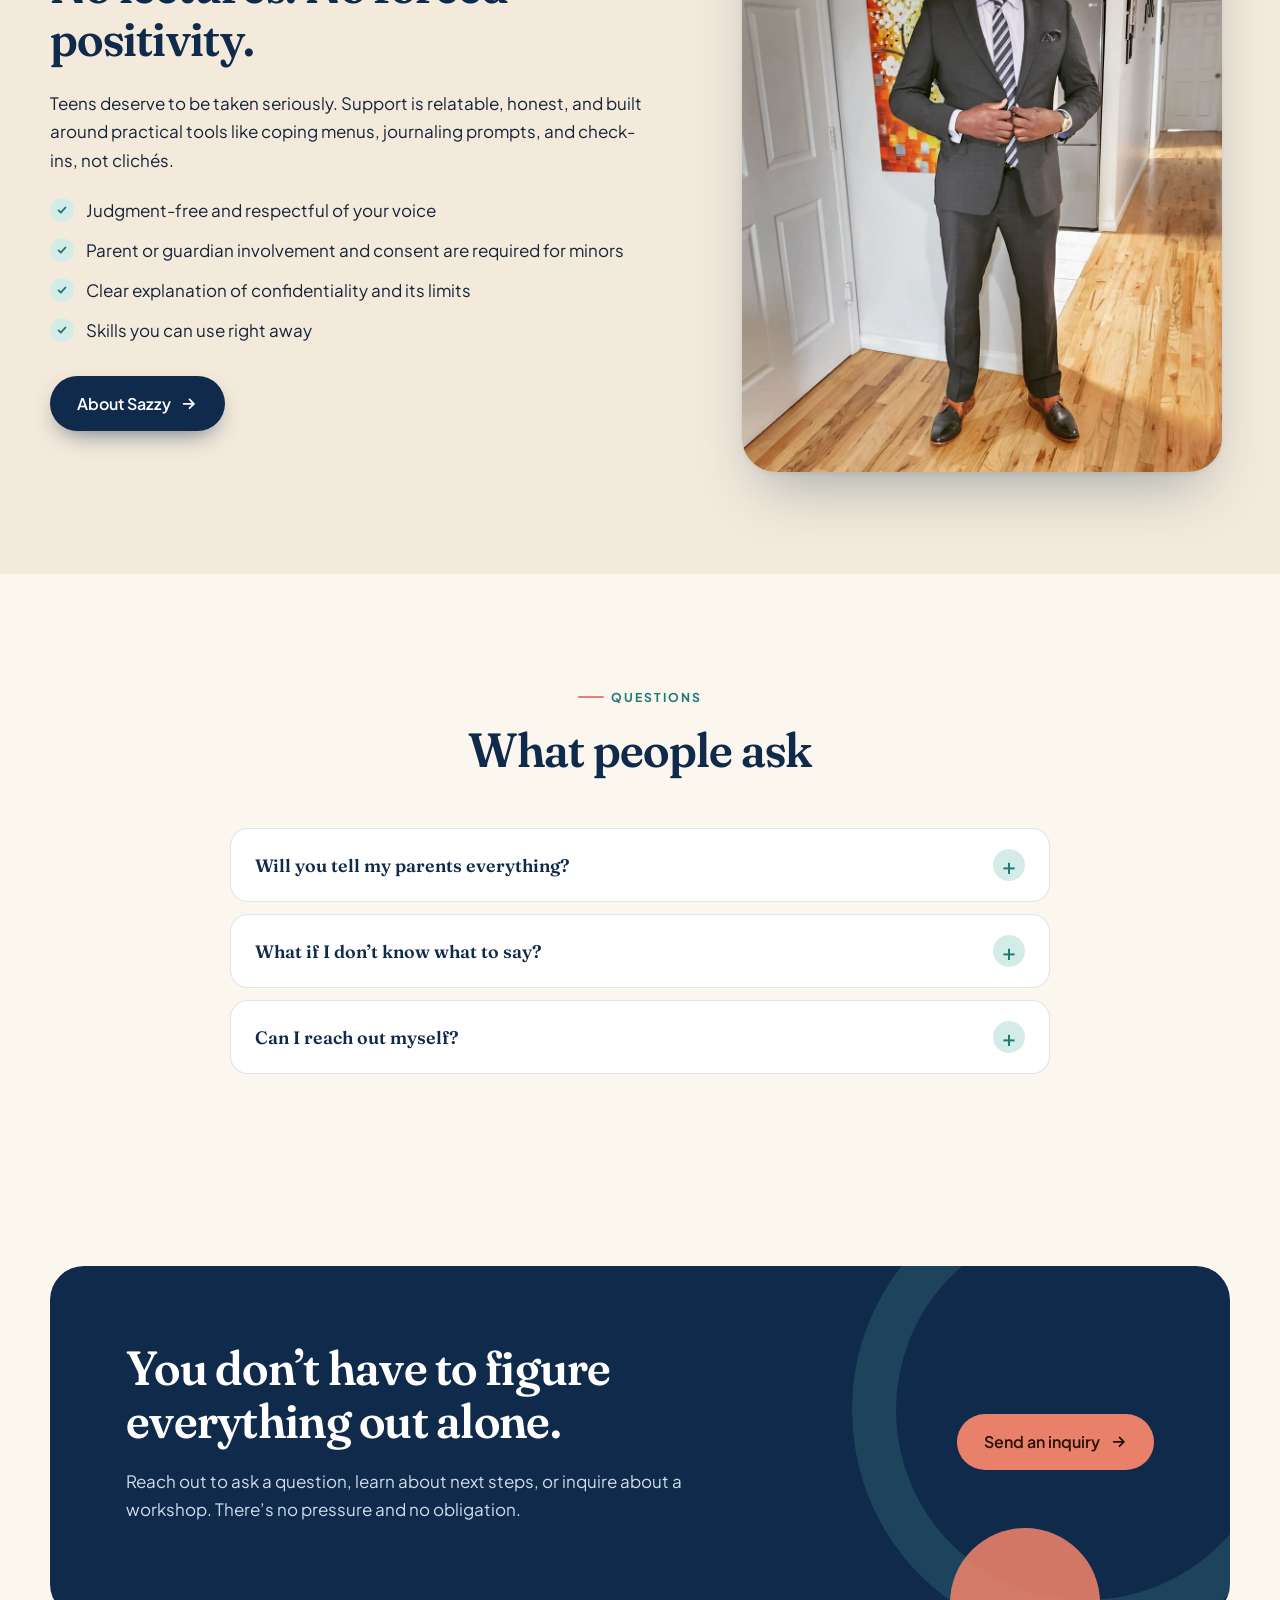
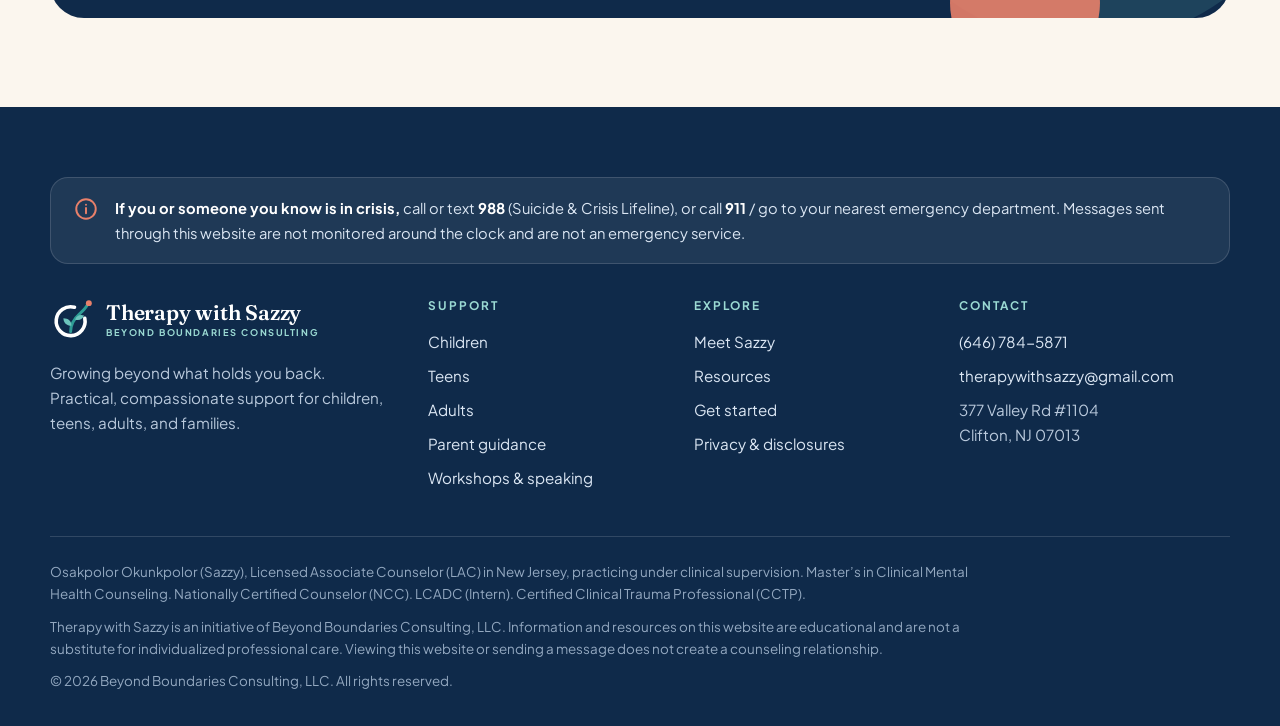
<file: teens.html>
<!doctype html>
<html lang="en">
<head>
<meta charset="utf-8">
<meta name="viewport" content="width=device-width,initial-scale=1">
<title>Support for Teens | Anxiety, Stress & Self-Esteem | Therapy with Sazzy</title>
<meta name="description" content="Real-talk support for teens dealing with anxiety, stress, self-esteem, overwhelm, and relationships. Practical coping skills in Clifton, New Jersey.">
<meta name="theme-color" content="#0F2A4A">
<link rel="canonical" href="https://therapywithsazzy.com/teens.html">
<meta property="og:type" content="website">
<meta property="og:site_name" content="Therapy with Sazzy">
<meta property="og:title" content="Support for Teens | Anxiety, Stress & Self-Esteem | Therapy with Sazzy">
<meta property="og:description" content="Real-talk support for teens dealing with anxiety, stress, self-esteem, overwhelm, and relationships. Practical coping skills in Clifton, New Jersey.">
<meta property="og:url" content="https://therapywithsazzy.com/teens.html">
<meta property="og:image" content="https://therapywithsazzy.com/assets/img/og-image.jpg">
<meta name="twitter:card" content="summary_large_image">
<link rel="icon" href="/favicon.svg" type="image/svg+xml">
<link rel="icon" href="/favicon.ico" sizes="48x48">
<link rel="apple-touch-icon" href="/assets/logo/apple-touch-icon.png">
<link rel="manifest" href="/site.webmanifest">
<link rel="preconnect" href="https://fonts.googleapis.com">
<link rel="preconnect" href="https://fonts.gstatic.com" crossorigin>
<link href="https://fonts.googleapis.com/css2?family=Fraunces:ital,opsz,wght,SOFT@0,9..144,500;0,9..144,600;1,9..144,500&family=Plus+Jakarta+Sans:wght@400;500;600;700&display=swap" rel="stylesheet">
<script>document.documentElement.classList.add("js")</script>
<link rel="stylesheet" href="/css/style.css">

</head>
<body>
<a class="skip" href="#main">Skip to content</a>
<header class="site-header">
  <div class="wrap nav">
    <a class="brand" href="/" aria-label="Therapy with Sazzy — home"><svg viewBox="0 0 64 64" aria-hidden="true"><path d="M50.6 29.6 A21 21 0 1 1 35.6 13.5" fill="none" stroke="currentColor" stroke-width="5.2" stroke-linecap="round"/><path d="M30 49 C30 39 34 31 43 23 C48 18.5 52 14.5 55 9" fill="none" stroke="#2E9C95" stroke-width="4.2" stroke-linecap="round"/><path d="M31.2 40.5 C24 40.5 19.5 36 19.5 29.5 C26.5 29.5 31.2 33.5 31.2 40.5Z" fill="#6CC4BC"/><path d="M36.5 31.5 C43 33 47.5 31 49.5 25.5 C43.5 23.5 38.5 25.5 36.5 31.5Z" fill="#6CC4BC"/><circle cx="56.5" cy="7.5" r="4.3" fill="#E8806A"/></svg><span class="brand-text"><span class="brand-name">Therapy with Sazzy</span><span class="brand-sub">Beyond Boundaries Consulting</span></span></a>
    <button class="menu-btn" aria-expanded="false" aria-controls="nav-links" aria-label="Open menu"><span></span><span></span><span></span></button>
    <ul class="nav-links" id="nav-links"><li><a href="/children.html">Children</a></li><li><a href="/teens.html" aria-current="page">Teens</a></li><li><a href="/adults.html">Adults</a></li><li><a href="/parents.html">Parents</a></li><li><a href="/workshops.html">Workshops</a></li><li><a href="/about.html">About</a></li><li><a href="/resources.html">Resources</a></li><li><a class="btn btn-primary" href="/get-started.html">Get started</a></li></ul>
  </div>
</header>
<main id="main">
<section class="page-hero" style="--c:#d3ece8"><div class="wrap">
  <div class="crumbs"><a href="/">Home</a> / Teens</div>
  <span class="eyebrow">Teens</span>
  <h1>Real talk about what&rsquo;s really going on.</h1>
  <p class="lead">A judgment-free space to sort through stress, pressure, friendships, and identity, and to build coping skills that fit your real life.</p>
  <p class="msg">You can talk about what&rsquo;s really going on without being expected to have everything figured out.</p>
  <div class="cta-row"><a class="btn btn-primary" href="/get-started.html">Send an inquiry <svg viewBox="0 0 24 24" fill="none" stroke="currentColor" stroke-width="2.4" stroke-linecap="round" stroke-linejoin="round" aria-hidden="true"><path d="M5 12h14M13 6l6 6-6 6"/></svg></a><a class="btn btn-ghost" href="/resources.html">Free resources</a></div>
</div></section>
<section class="section" style="padding-top:20px"><div class="wrap">
  <div class="section-head reveal"><span class="eyebrow">What we can work on</span><h2>Common areas of support</h2></div>
  <div class="topics"><div class="topic reveal" style="--d:0.0s"><div class="dotk"></div><h3>Anxiety &amp; overthinking</h3><p>When your mind won&rsquo;t slow down, there are practical ways to turn the volume down.</p></div><div class="topic reveal" style="--d:0.08s"><div class="dotk"></div><h3>Stress &amp; overwhelm</h3><p>School, expectations, and everything else at once. Let&rsquo;s sort it into something manageable.</p></div><div class="topic reveal" style="--d:0.16s"><div class="dotk"></div><h3>Self-esteem &amp; confidence</h3><p>Seeing your strengths clearly and feeling more like yourself.</p></div><div class="topic reveal" style="--d:0.0s"><div class="dotk"></div><h3>Anger &amp; big emotions</h3><p>Understanding why feelings hit so hard and how to respond instead of react.</p></div><div class="topic reveal" style="--d:0.08s"><div class="dotk"></div><h3>Friendships &amp; relationships</h3><p>Communication, boundaries, and navigating peer stress.</p></div><div class="topic reveal" style="--d:0.16s"><div class="dotk"></div><h3>Life transitions</h3><p>New schools, family changes, and the in-between moments of growing up.</p></div></div>
</div></section>

<section class="section band-sand"><div class="wrap split rev">
  <div class="reveal"><span class="eyebrow">Approach</span><h2>No lectures. No forced positivity.</h2><p>Teens deserve to be taken seriously. Support is relatable, honest, and built around practical tools like coping menus, journaling prompts, and check-ins, not clich&eacute;s.</p><ul class="tick-list"><li>Judgment-free and respectful of your voice</li><li>Parent or guardian involvement and consent are required for minors</li><li>Clear explanation of confidentiality and its limits</li><li>Skills you can use right away</li></ul><a class="btn btn-primary" href="/about.html">About Sazzy <svg viewBox="0 0 24 24" fill="none" stroke="currentColor" stroke-width="2.4" stroke-linecap="round" stroke-linejoin="round" aria-hidden="true"><path d="M5 12h14M13 6l6 6-6 6"/></svg></a></div>
  <div class="split-media reveal"><div class="frame-wrap"><div class="frame"><img src="/assets/img/sazzy-full.jpg" width="1000" height="1250" alt="Sazzy in a charcoal suit and striped tie, standing in a sunlit hallway" loading="lazy"></div></div></div>
</div></section>
<section class="section"><div class="wrap">
  <div class="section-head center reveal"><span class="eyebrow">Questions</span><h2>What people ask</h2></div>
  <div class="faq"><details class="reveal"><summary>Will you tell my parents everything?</summary><p>Parent or guardian involvement is part of working with minors. Before anything starts, confidentiality and its limits are explained clearly so you know what stays private and what doesn&rsquo;t.</p></details><details class="reveal"><summary>What if I don&rsquo;t know what to say?</summary><p>That&rsquo;s completely okay. You are not expected to have it figured out. Starting is the hardest part, and you can go at your own pace.</p></details><details class="reveal"><summary>Can I reach out myself?</summary><p>A parent or guardian needs to be involved before services begin, but teens are welcome to read this site and bring questions with them.</p></details></div>
</div></section>
<section class="cta"><div class="wrap"><div class="cta-card reveal">
  <div><h2>You don&rsquo;t have to figure everything out alone.</h2><p>Reach out to ask a question, learn about next steps, or inquire about a workshop. There&rsquo;s no pressure and no obligation.</p></div>
  <div class="cta-row"><a class="btn btn-coral" href="/get-started.html">Send an inquiry <svg viewBox="0 0 24 24" fill="none" stroke="currentColor" stroke-width="2.4" stroke-linecap="round" stroke-linejoin="round" aria-hidden="true"><path d="M5 12h14M13 6l6 6-6 6"/></svg></a></div>
</div></div></section>
</main>
<footer class="site-footer">
  <div class="wrap">
    <div class="crisis"><svg viewBox="0 0 24 24" fill="none" stroke="currentColor" stroke-width="1.8" stroke-linecap="round" stroke-linejoin="round" aria-hidden="true"><circle cx="12" cy="12" r="9"/><path d="M12 11v5M12 8v.01"/></svg><p><strong>If you or someone you know is in crisis,</strong> call or text <strong>988</strong> (Suicide &amp; Crisis Lifeline), or call <strong>911</strong> / go to your nearest emergency department. Messages sent through this website are not monitored around the clock and are not an emergency service.</p></div>
    <div class="foot-grid">
      <div class="foot-brand">
        <a class="brand" href="/"><svg viewBox="0 0 64 64" aria-hidden="true"><path d="M50.6 29.6 A21 21 0 1 1 35.6 13.5" fill="none" stroke="currentColor" stroke-width="5.2" stroke-linecap="round"/><path d="M30 49 C30 39 34 31 43 23 C48 18.5 52 14.5 55 9" fill="none" stroke="#2E9C95" stroke-width="4.2" stroke-linecap="round"/><path d="M31.2 40.5 C24 40.5 19.5 36 19.5 29.5 C26.5 29.5 31.2 33.5 31.2 40.5Z" fill="#6CC4BC"/><path d="M36.5 31.5 C43 33 47.5 31 49.5 25.5 C43.5 23.5 38.5 25.5 36.5 31.5Z" fill="#6CC4BC"/><circle cx="56.5" cy="7.5" r="4.3" fill="#E8806A"/></svg><span class="brand-text"><span class="brand-name">Therapy with Sazzy</span><span class="brand-sub">Beyond Boundaries Consulting</span></span></a>
        <p>Growing beyond what holds you back. Practical, compassionate support for children, teens, adults, and families.</p>
      </div>
      <div><h4>Support</h4><ul><li><a href="/children.html">Children</a></li><li><a href="/teens.html">Teens</a></li><li><a href="/adults.html">Adults</a></li><li><a href="/parents.html">Parent guidance</a></li><li><a href="/workshops.html">Workshops &amp; speaking</a></li></ul></div>
      <div><h4>Explore</h4><ul><li><a href="/about.html">Meet Sazzy</a></li><li><a href="/resources.html">Resources</a></li><li><a href="/get-started.html">Get started</a></li><li><a href="/privacy.html">Privacy &amp; disclosures</a></li></ul></div>
      <div><h4>Contact</h4><ul><li><a href="tel:+16467845871">(646) 784-5871</a></li><li><a href="mailto:therapywithsazzy@gmail.com">therapywithsazzy@gmail.com</a></li><li>377 Valley Rd #1104<br>Clifton, NJ 07013</li></ul></div>
    </div>
    <div class="legal">
      <p>Osakpolor Okunkpolor (Sazzy), Licensed Associate Counselor (LAC) in New Jersey, practicing under clinical supervision. Master&rsquo;s in Clinical Mental Health Counseling. Nationally Certified Counselor (NCC). LCADC (Intern). Certified Clinical Trauma Professional (CCTP).</p>
      <p>Therapy with Sazzy is an initiative of Beyond Boundaries Consulting, LLC. Information and resources on this website are educational and are not a substitute for individualized professional care. Viewing this website or sending a message does not create a counseling relationship.</p>
      <p>&copy; <span id="yr">2026</span> Beyond Boundaries Consulting, LLC. All rights reserved.</p>
    </div>
  </div>
</footer>
<script src="/js/main.js" defer></script>
<script>document.getElementById('yr').textContent=new Date().getFullYear()</script>
</body>
</html>
</file>
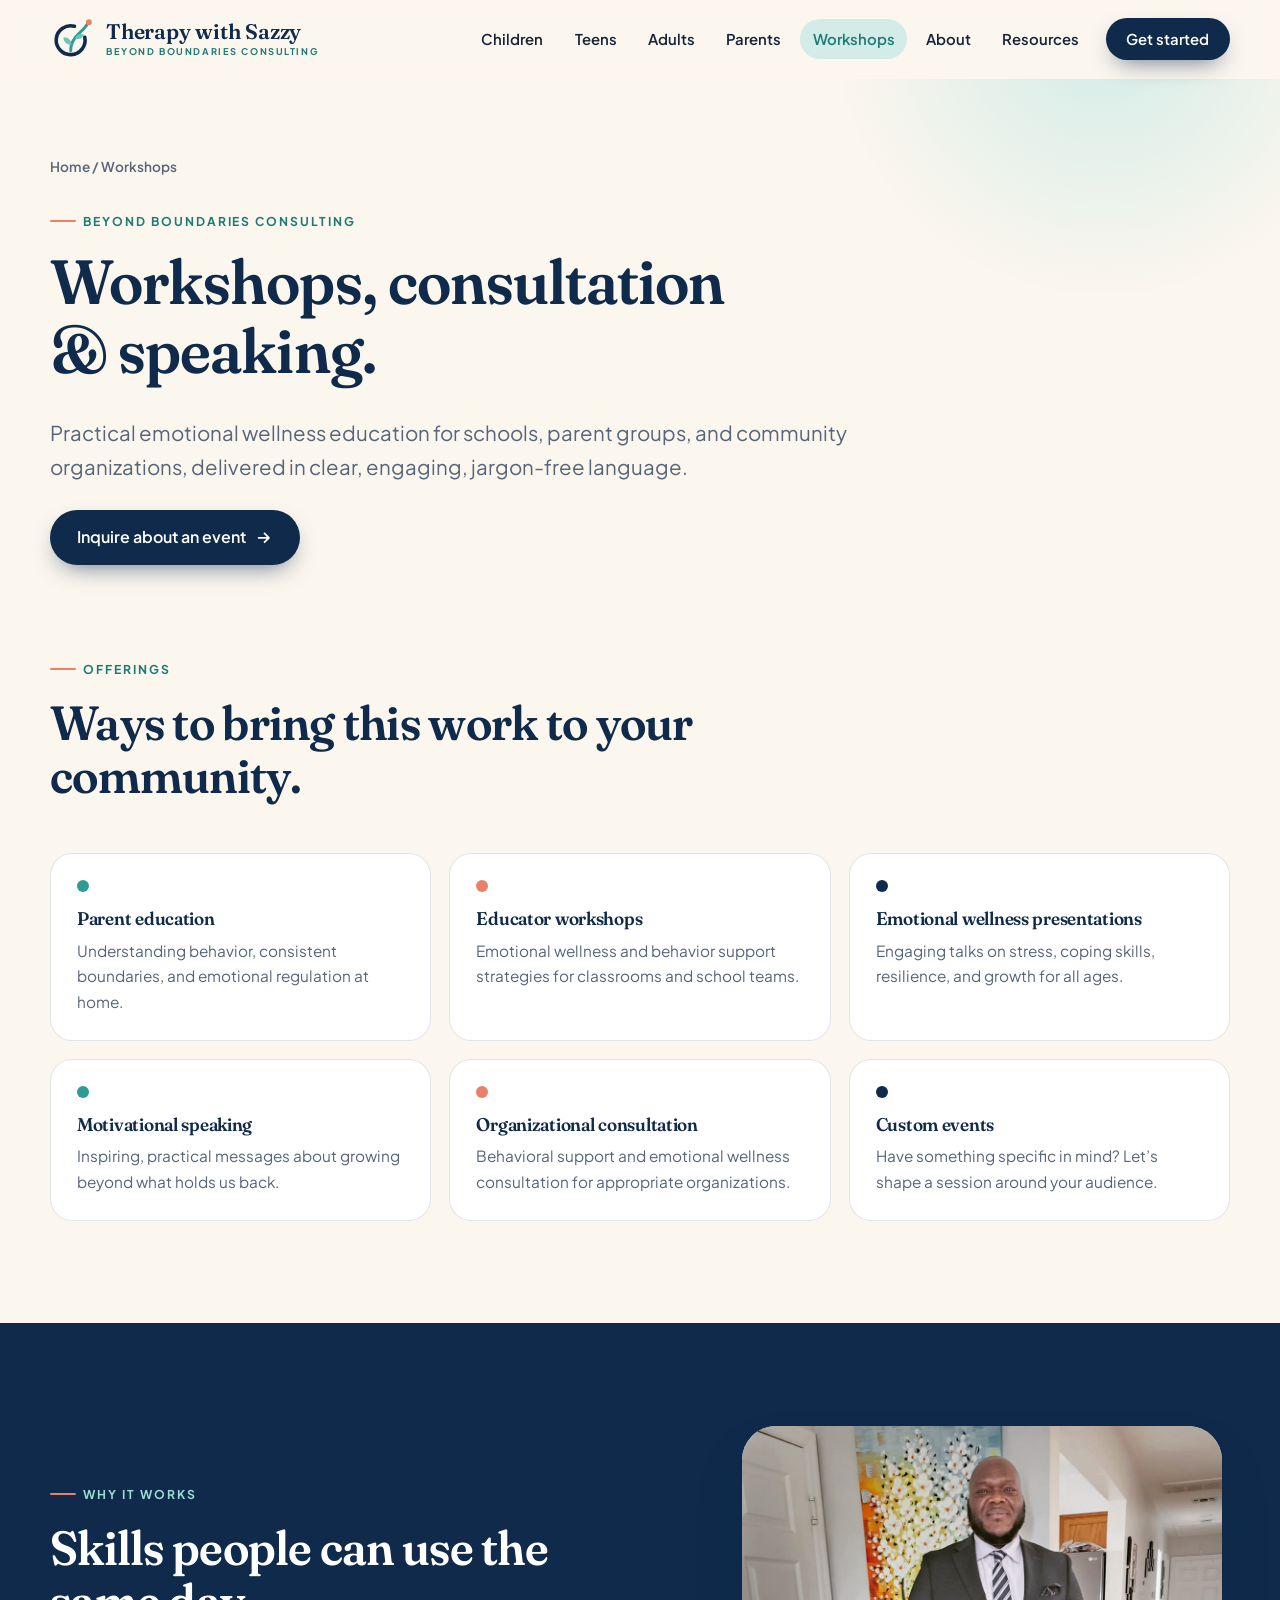
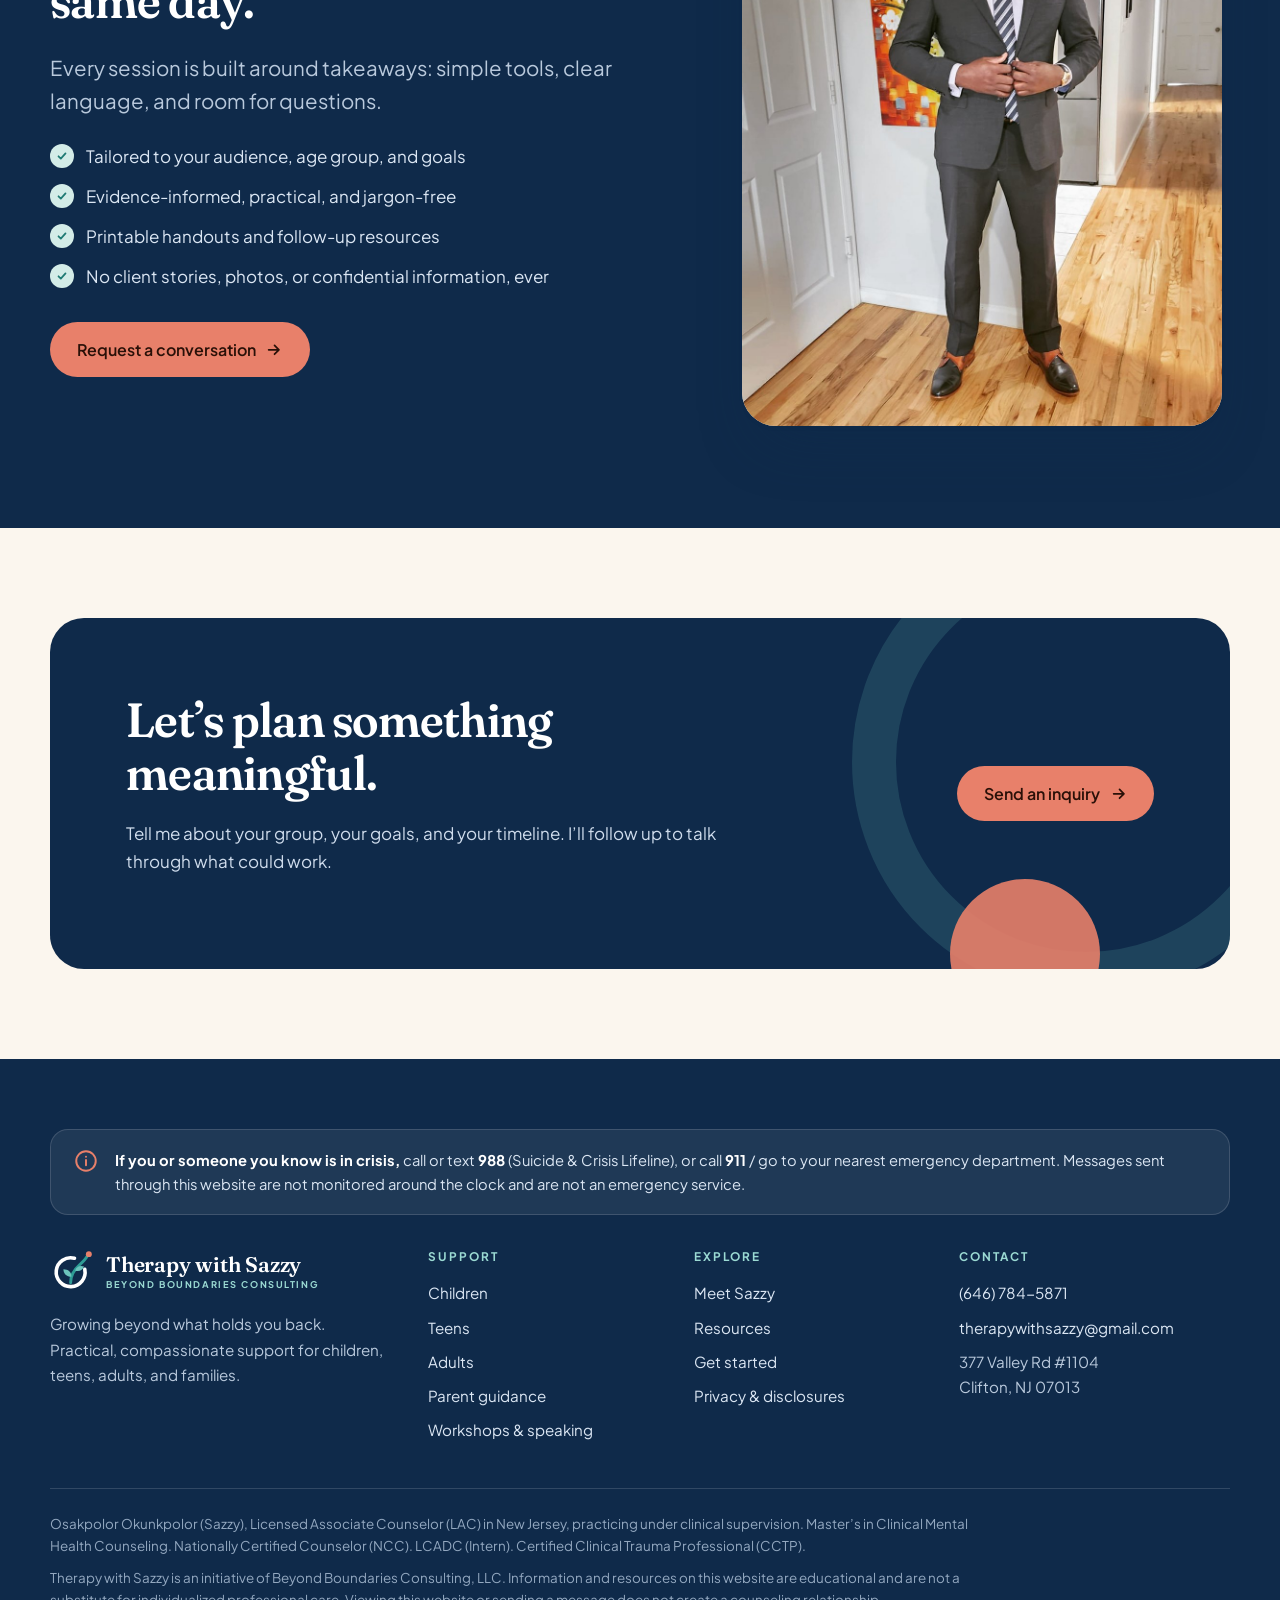
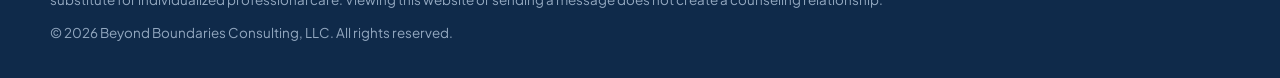
<file: workshops.html>
<!doctype html>
<html lang="en">
<head>
<meta charset="utf-8">
<meta name="viewport" content="width=device-width,initial-scale=1">
<title>Workshops, School Consultation & Speaking | Therapy with Sazzy</title>
<meta name="description" content="Parent education, educator workshops, emotional wellness presentations, and motivational speaking for schools and community organizations in New Jersey.">
<meta name="theme-color" content="#0F2A4A">
<link rel="canonical" href="https://therapywithsazzy.com/workshops.html">
<meta property="og:type" content="website">
<meta property="og:site_name" content="Therapy with Sazzy">
<meta property="og:title" content="Workshops, School Consultation & Speaking | Therapy with Sazzy">
<meta property="og:description" content="Parent education, educator workshops, emotional wellness presentations, and motivational speaking for schools and community organizations in New Jersey.">
<meta property="og:url" content="https://therapywithsazzy.com/workshops.html">
<meta property="og:image" content="https://therapywithsazzy.com/assets/img/og-image.jpg">
<meta name="twitter:card" content="summary_large_image">
<link rel="icon" href="/favicon.svg" type="image/svg+xml">
<link rel="icon" href="/favicon.ico" sizes="48x48">
<link rel="apple-touch-icon" href="/assets/logo/apple-touch-icon.png">
<link rel="manifest" href="/site.webmanifest">
<link rel="preconnect" href="https://fonts.googleapis.com">
<link rel="preconnect" href="https://fonts.gstatic.com" crossorigin>
<link href="https://fonts.googleapis.com/css2?family=Fraunces:ital,opsz,wght,SOFT@0,9..144,500;0,9..144,600;1,9..144,500&family=Plus+Jakarta+Sans:wght@400;500;600;700&display=swap" rel="stylesheet">
<script>document.documentElement.classList.add("js")</script>
<link rel="stylesheet" href="/css/style.css">

</head>
<body>
<a class="skip" href="#main">Skip to content</a>
<header class="site-header">
  <div class="wrap nav">
    <a class="brand" href="/" aria-label="Therapy with Sazzy — home"><svg viewBox="0 0 64 64" aria-hidden="true"><path d="M50.6 29.6 A21 21 0 1 1 35.6 13.5" fill="none" stroke="currentColor" stroke-width="5.2" stroke-linecap="round"/><path d="M30 49 C30 39 34 31 43 23 C48 18.5 52 14.5 55 9" fill="none" stroke="#2E9C95" stroke-width="4.2" stroke-linecap="round"/><path d="M31.2 40.5 C24 40.5 19.5 36 19.5 29.5 C26.5 29.5 31.2 33.5 31.2 40.5Z" fill="#6CC4BC"/><path d="M36.5 31.5 C43 33 47.5 31 49.5 25.5 C43.5 23.5 38.5 25.5 36.5 31.5Z" fill="#6CC4BC"/><circle cx="56.5" cy="7.5" r="4.3" fill="#E8806A"/></svg><span class="brand-text"><span class="brand-name">Therapy with Sazzy</span><span class="brand-sub">Beyond Boundaries Consulting</span></span></a>
    <button class="menu-btn" aria-expanded="false" aria-controls="nav-links" aria-label="Open menu"><span></span><span></span><span></span></button>
    <ul class="nav-links" id="nav-links"><li><a href="/children.html">Children</a></li><li><a href="/teens.html">Teens</a></li><li><a href="/adults.html">Adults</a></li><li><a href="/parents.html">Parents</a></li><li><a href="/workshops.html" aria-current="page">Workshops</a></li><li><a href="/about.html">About</a></li><li><a href="/resources.html">Resources</a></li><li><a class="btn btn-primary" href="/get-started.html">Get started</a></li></ul>
  </div>
</header>
<main id="main">
<section class="page-hero" style="--c:#d3ece8"><div class="wrap">
  <div class="crumbs"><a href="/">Home</a> / Workshops</div>
  <span class="eyebrow">Beyond Boundaries Consulting</span>
  <h1>Workshops, consultation &amp; speaking.</h1>
  <p class="lead">Practical emotional wellness education for schools, parent groups, and community organizations, delivered in clear, engaging, jargon-free language.</p>
  <div class="cta-row"><a class="btn btn-primary" href="/get-started.html">Inquire about an event <svg viewBox="0 0 24 24" fill="none" stroke="currentColor" stroke-width="2.4" stroke-linecap="round" stroke-linejoin="round" aria-hidden="true"><path d="M5 12h14M13 6l6 6-6 6"/></svg></a></div>
</div></section>
<section class="section" style="padding-top:20px"><div class="wrap">
  <div class="section-head reveal"><span class="eyebrow">Offerings</span><h2>Ways to bring this work to your community.</h2></div>
  <div class="topics">
    <div class="topic reveal"><div class="dotk"></div><h3>Parent education</h3><p>Understanding behavior, consistent boundaries, and emotional regulation at home.</p></div>
    <div class="topic reveal" style="--d:.08s"><div class="dotk"></div><h3>Educator workshops</h3><p>Emotional wellness and behavior support strategies for classrooms and school teams.</p></div>
    <div class="topic reveal" style="--d:.16s"><div class="dotk"></div><h3>Emotional wellness presentations</h3><p>Engaging talks on stress, coping skills, resilience, and growth for all ages.</p></div>
    <div class="topic reveal"><div class="dotk"></div><h3>Motivational speaking</h3><p>Inspiring, practical messages about growing beyond what holds us back.</p></div>
    <div class="topic reveal" style="--d:.08s"><div class="dotk"></div><h3>Organizational consultation</h3><p>Behavioral support and emotional wellness consultation for appropriate organizations.</p></div>
    <div class="topic reveal" style="--d:.16s"><div class="dotk"></div><h3>Custom events</h3><p>Have something specific in mind? Let&rsquo;s shape a session around your audience.</p></div>
  </div>
</div></section>
<section class="section band-navy"><div class="wrap split rev">
  <div class="reveal"><span class="eyebrow">Why it works</span><h2>Skills people can use the same day.</h2><p class="lead">Every session is built around takeaways: simple tools, clear language, and room for questions.</p><ul class="tick-list" style="color:#dbe6f3"><li>Tailored to your audience, age group, and goals</li><li>Evidence-informed, practical, and jargon-free</li><li>Printable handouts and follow-up resources</li><li>No client stories, photos, or confidential information, ever</li></ul><a class="btn btn-coral" href="/get-started.html">Request a conversation <svg viewBox="0 0 24 24" fill="none" stroke="currentColor" stroke-width="2.4" stroke-linecap="round" stroke-linejoin="round" aria-hidden="true"><path d="M5 12h14M13 6l6 6-6 6"/></svg></a></div>
  <div class="split-media reveal"><div class="frame-wrap"><div class="frame"><img src="/assets/img/sazzy-full.jpg" width="1000" height="1250" alt="Sazzy in a sharp charcoal suit, ready to present" loading="lazy"></div></div></div>
</div></section>
<section class="cta"><div class="wrap"><div class="cta-card reveal">
  <div><h2>Let&rsquo;s plan something meaningful.</h2><p>Tell me about your group, your goals, and your timeline. I&rsquo;ll follow up to talk through what could work.</p></div>
  <div class="cta-row"><a class="btn btn-coral" href="/get-started.html">Send an inquiry <svg viewBox="0 0 24 24" fill="none" stroke="currentColor" stroke-width="2.4" stroke-linecap="round" stroke-linejoin="round" aria-hidden="true"><path d="M5 12h14M13 6l6 6-6 6"/></svg></a></div>
</div></div></section>
</main>
<footer class="site-footer">
  <div class="wrap">
    <div class="crisis"><svg viewBox="0 0 24 24" fill="none" stroke="currentColor" stroke-width="1.8" stroke-linecap="round" stroke-linejoin="round" aria-hidden="true"><circle cx="12" cy="12" r="9"/><path d="M12 11v5M12 8v.01"/></svg><p><strong>If you or someone you know is in crisis,</strong> call or text <strong>988</strong> (Suicide &amp; Crisis Lifeline), or call <strong>911</strong> / go to your nearest emergency department. Messages sent through this website are not monitored around the clock and are not an emergency service.</p></div>
    <div class="foot-grid">
      <div class="foot-brand">
        <a class="brand" href="/"><svg viewBox="0 0 64 64" aria-hidden="true"><path d="M50.6 29.6 A21 21 0 1 1 35.6 13.5" fill="none" stroke="currentColor" stroke-width="5.2" stroke-linecap="round"/><path d="M30 49 C30 39 34 31 43 23 C48 18.5 52 14.5 55 9" fill="none" stroke="#2E9C95" stroke-width="4.2" stroke-linecap="round"/><path d="M31.2 40.5 C24 40.5 19.5 36 19.5 29.5 C26.5 29.5 31.2 33.5 31.2 40.5Z" fill="#6CC4BC"/><path d="M36.5 31.5 C43 33 47.5 31 49.5 25.5 C43.5 23.5 38.5 25.5 36.5 31.5Z" fill="#6CC4BC"/><circle cx="56.5" cy="7.5" r="4.3" fill="#E8806A"/></svg><span class="brand-text"><span class="brand-name">Therapy with Sazzy</span><span class="brand-sub">Beyond Boundaries Consulting</span></span></a>
        <p>Growing beyond what holds you back. Practical, compassionate support for children, teens, adults, and families.</p>
      </div>
      <div><h4>Support</h4><ul><li><a href="/children.html">Children</a></li><li><a href="/teens.html">Teens</a></li><li><a href="/adults.html">Adults</a></li><li><a href="/parents.html">Parent guidance</a></li><li><a href="/workshops.html">Workshops &amp; speaking</a></li></ul></div>
      <div><h4>Explore</h4><ul><li><a href="/about.html">Meet Sazzy</a></li><li><a href="/resources.html">Resources</a></li><li><a href="/get-started.html">Get started</a></li><li><a href="/privacy.html">Privacy &amp; disclosures</a></li></ul></div>
      <div><h4>Contact</h4><ul><li><a href="tel:+16467845871">(646) 784-5871</a></li><li><a href="mailto:therapywithsazzy@gmail.com">therapywithsazzy@gmail.com</a></li><li>377 Valley Rd #1104<br>Clifton, NJ 07013</li></ul></div>
    </div>
    <div class="legal">
      <p>Osakpolor Okunkpolor (Sazzy), Licensed Associate Counselor (LAC) in New Jersey, practicing under clinical supervision. Master&rsquo;s in Clinical Mental Health Counseling. Nationally Certified Counselor (NCC). LCADC (Intern). Certified Clinical Trauma Professional (CCTP).</p>
      <p>Therapy with Sazzy is an initiative of Beyond Boundaries Consulting, LLC. Information and resources on this website are educational and are not a substitute for individualized professional care. Viewing this website or sending a message does not create a counseling relationship.</p>
      <p>&copy; <span id="yr">2026</span> Beyond Boundaries Consulting, LLC. All rights reserved.</p>
    </div>
  </div>
</footer>
<script src="/js/main.js" defer></script>
<script>document.getElementById('yr').textContent=new Date().getFullYear()</script>
</body>
</html>
</file>
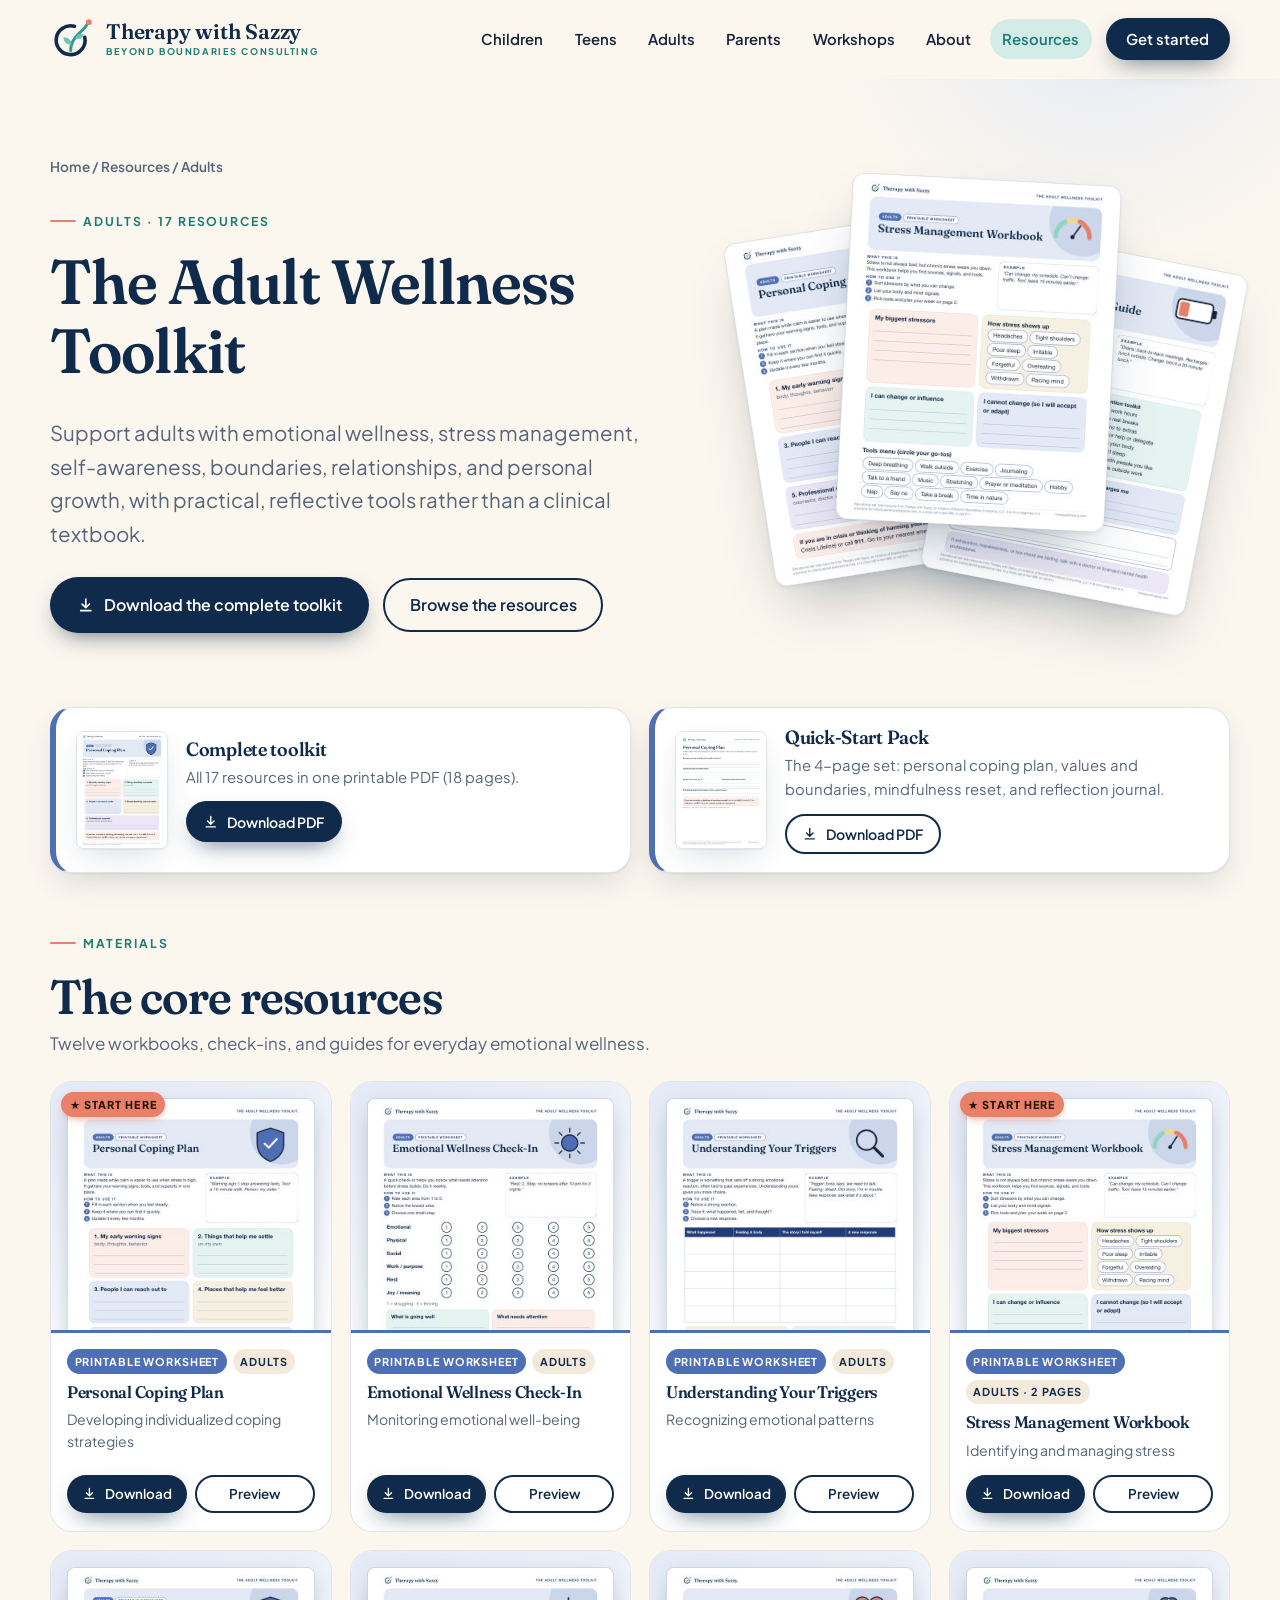
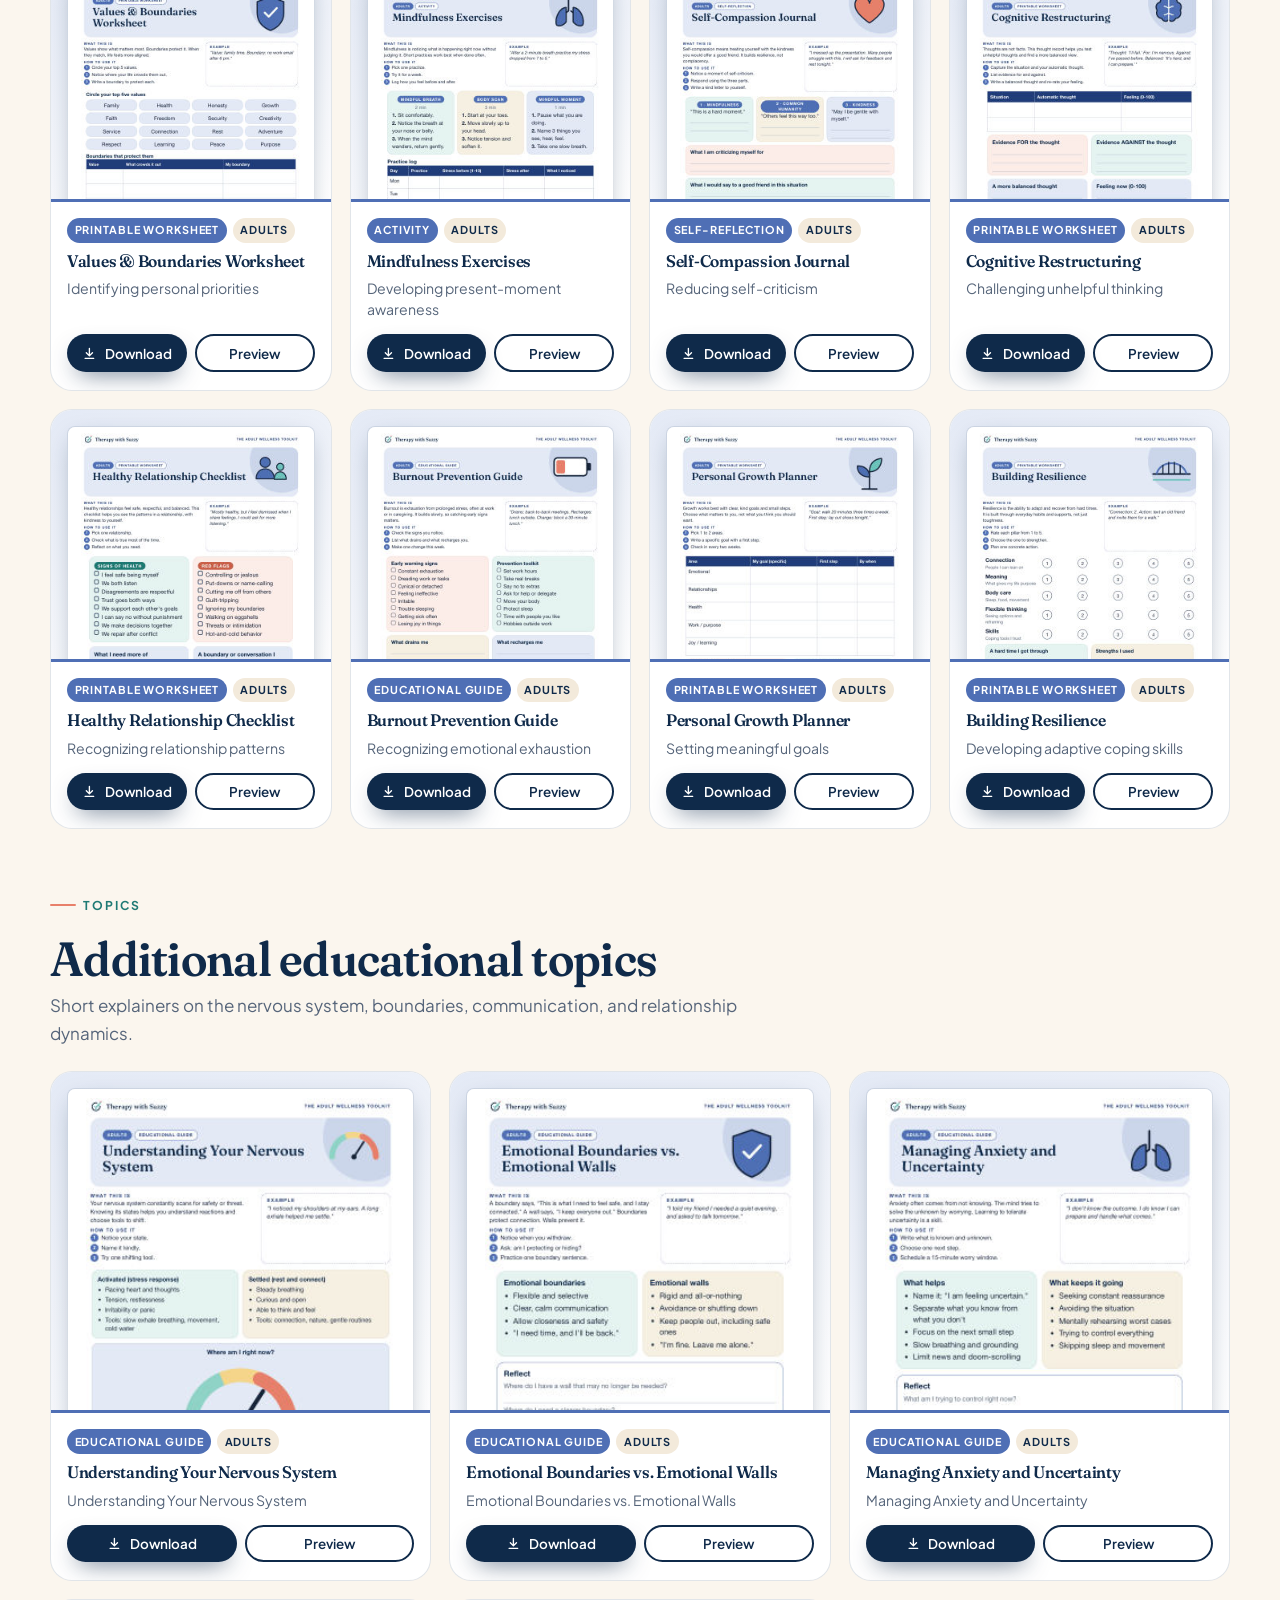
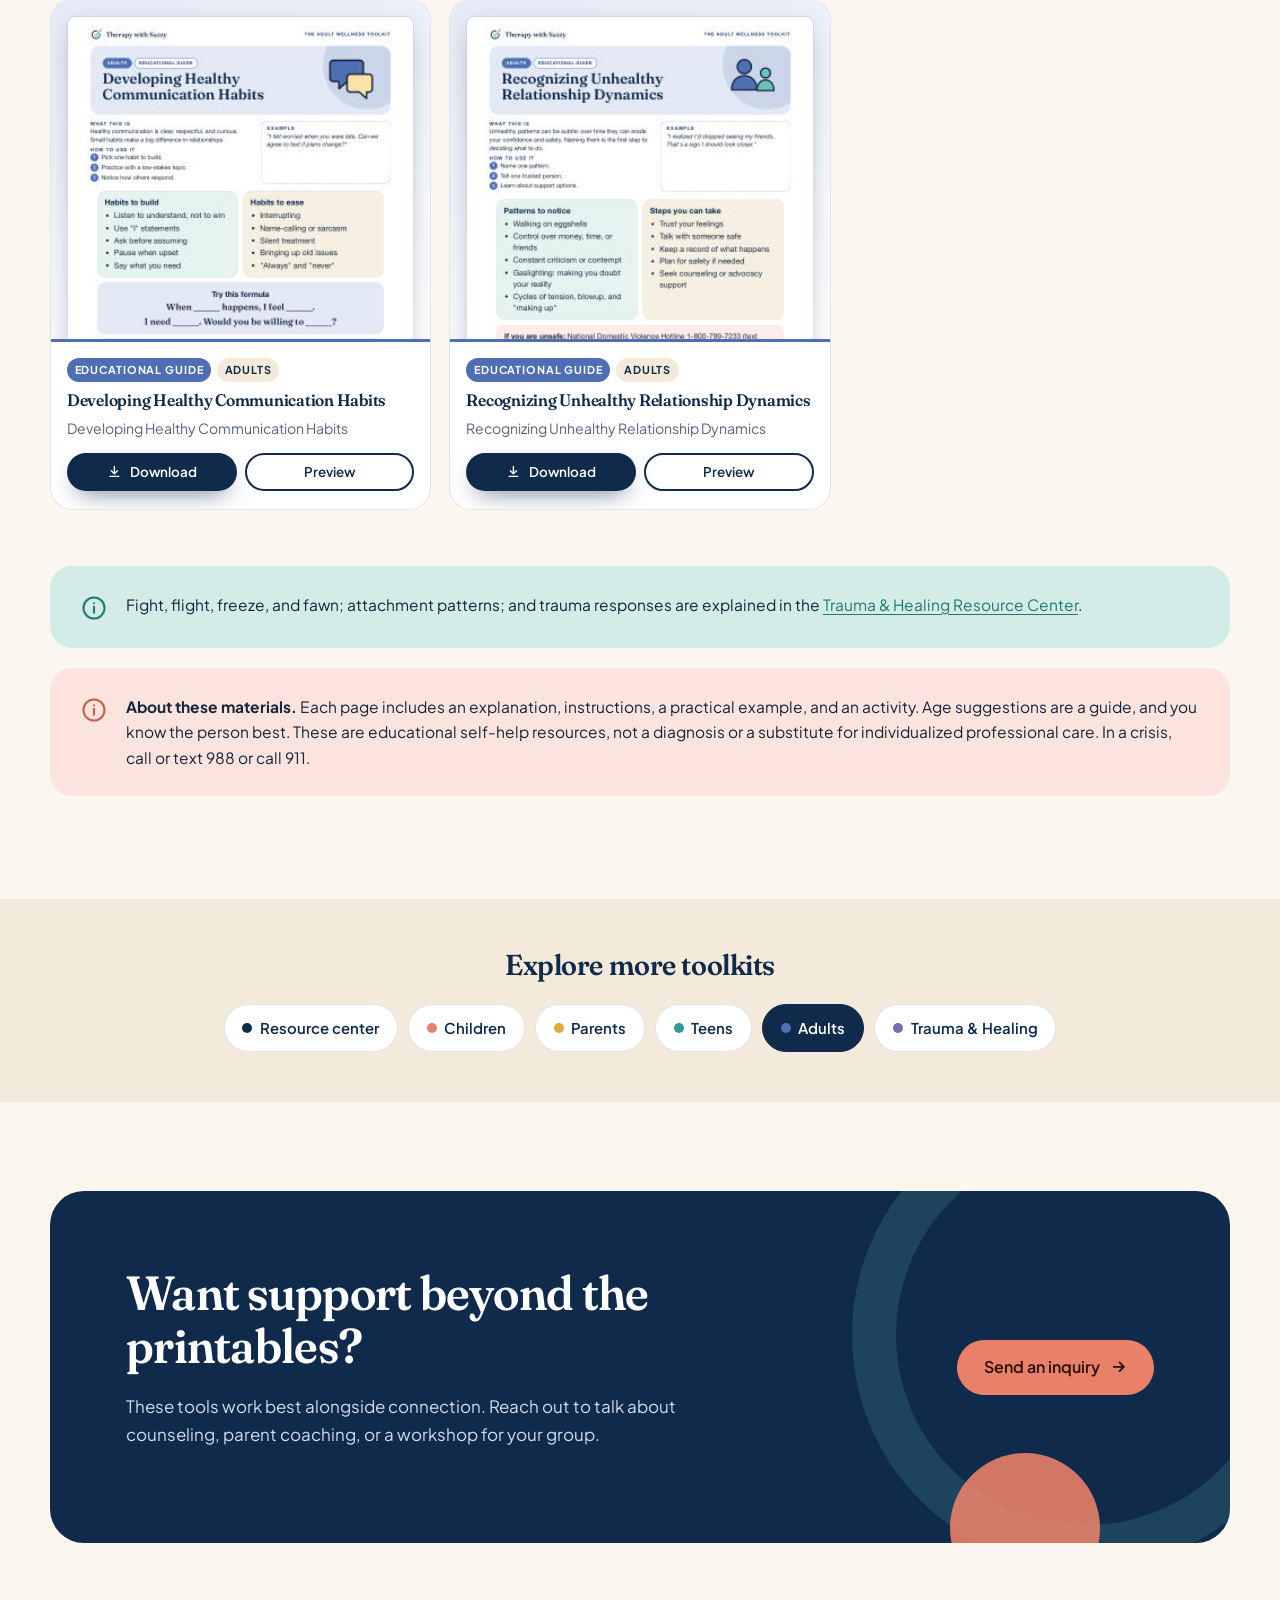
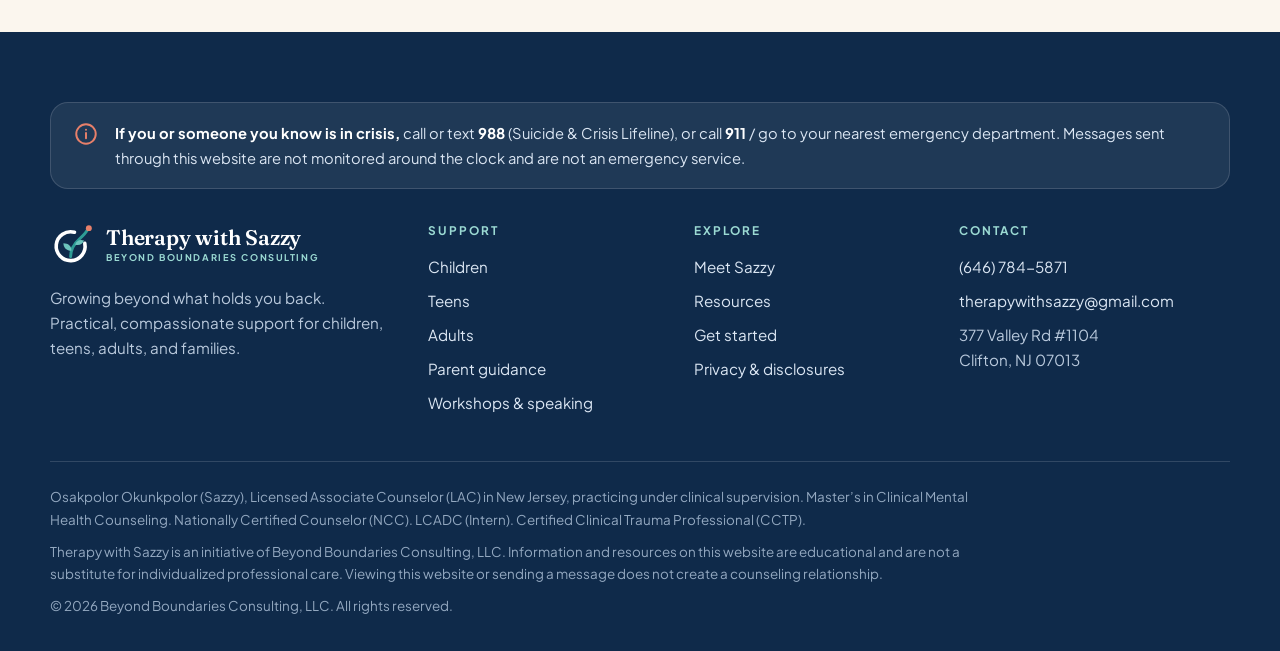
<file: toolkits/adults.html>
<!doctype html>
<html lang="en">
<head>
<meta charset="utf-8">
<meta name="viewport" content="width=device-width,initial-scale=1">
<title>The Adult Wellness Toolkit | Free Printable Resources | Therapy with Sazzy</title>
<meta name="description" content="Practical guidance for stress, boundaries, relationships, self-awareness, and growth. Free downloadable PDFs from Therapy with Sazzy.">
<meta name="theme-color" content="#0F2A4A">
<link rel="canonical" href="https://therapywithsazzy.com/toolkits/adults.html">
<meta property="og:type" content="website">
<meta property="og:site_name" content="Therapy with Sazzy">
<meta property="og:title" content="The Adult Wellness Toolkit | Free Printable Resources | Therapy with Sazzy">
<meta property="og:description" content="Practical guidance for stress, boundaries, relationships, self-awareness, and growth. Free downloadable PDFs from Therapy with Sazzy.">
<meta property="og:url" content="https://therapywithsazzy.com/toolkits/adults.html">
<meta property="og:image" content="https://therapywithsazzy.com/assets/img/og-image.jpg">
<meta name="twitter:card" content="summary_large_image">
<link rel="icon" href="/favicon.svg" type="image/svg+xml">
<link rel="icon" href="/favicon.ico" sizes="48x48">
<link rel="apple-touch-icon" href="/assets/logo/apple-touch-icon.png">
<link rel="manifest" href="/site.webmanifest">
<link rel="preconnect" href="https://fonts.googleapis.com">
<link rel="preconnect" href="https://fonts.gstatic.com" crossorigin>
<link href="https://fonts.googleapis.com/css2?family=Fraunces:ital,opsz,wght,SOFT@0,9..144,500;0,9..144,600;1,9..144,500&family=Plus+Jakarta+Sans:wght@400;500;600;700&display=swap" rel="stylesheet">
<script>document.documentElement.classList.add("js")</script>
<link rel="stylesheet" href="/css/style.css">

</head>
<body>
<a class="skip" href="#main">Skip to content</a>
<header class="site-header">
  <div class="wrap nav">
    <a class="brand" href="/" aria-label="Therapy with Sazzy — home"><svg viewBox="0 0 64 64" aria-hidden="true"><path d="M50.6 29.6 A21 21 0 1 1 35.6 13.5" fill="none" stroke="currentColor" stroke-width="5.2" stroke-linecap="round"/><path d="M30 49 C30 39 34 31 43 23 C48 18.5 52 14.5 55 9" fill="none" stroke="#2E9C95" stroke-width="4.2" stroke-linecap="round"/><path d="M31.2 40.5 C24 40.5 19.5 36 19.5 29.5 C26.5 29.5 31.2 33.5 31.2 40.5Z" fill="#6CC4BC"/><path d="M36.5 31.5 C43 33 47.5 31 49.5 25.5 C43.5 23.5 38.5 25.5 36.5 31.5Z" fill="#6CC4BC"/><circle cx="56.5" cy="7.5" r="4.3" fill="#E8806A"/></svg><span class="brand-text"><span class="brand-name">Therapy with Sazzy</span><span class="brand-sub">Beyond Boundaries Consulting</span></span></a>
    <button class="menu-btn" aria-expanded="false" aria-controls="nav-links" aria-label="Open menu"><span></span><span></span><span></span></button>
    <ul class="nav-links" id="nav-links"><li><a href="/children.html">Children</a></li><li><a href="/teens.html">Teens</a></li><li><a href="/adults.html">Adults</a></li><li><a href="/parents.html">Parents</a></li><li><a href="/workshops.html">Workshops</a></li><li><a href="/about.html">About</a></li><li><a href="/resources.html" aria-current="page">Resources</a></li><li><a class="btn btn-primary" href="/get-started.html">Get started</a></li></ul>
  </div>
</header>
<main id="main">
<section class="page-hero tk-hero" style="--c:#e4eaf6;--a:#4F6FB5;--s:#e4eaf6;--d:#223e7a"><div class="wrap">
  <div>
    <div class="crumbs"><a href="/">Home</a> / <a href="/resources.html">Resources</a> / Adults</div>
    <span class="eyebrow">Adults · 17 resources</span>
    <h1>The Adult Wellness Toolkit</h1>
    <p class="lead">Support adults with emotional wellness, stress management, self-awareness, boundaries, relationships, and personal growth, with practical, reflective tools rather than a clinical textbook.</p>
    <div class="cta-row"><a class="btn btn-primary" href="/resources/complete-adult.pdf" download><svg viewBox="0 0 24 24" fill="none" stroke="currentColor" stroke-width="2.2" stroke-linecap="round" stroke-linejoin="round" aria-hidden="true"><path d="M12 4v11M7 11l5 5 5-5M5 20h14"/></svg> Download the complete toolkit</a><a class="btn btn-ghost" href="#resources">Browse the resources</a></div>
  </div>
  <div class="fan reveal"><img src="/resources/thumbs/personal-coping-plan.jpg" alt="" loading="lazy"><img src="/resources/thumbs/stress-management-workbook.jpg" alt="" loading="lazy"><img src="/resources/thumbs/burnout-prevention-guide.jpg" alt="" loading="lazy"></div>
</div></section>
<section class="section" style="padding-top:10px;padding-bottom:30px"><div class="wrap">
  <div class="dl-strip">
    <div class="dl-card reveal" style="--a:#4F6FB5"><img src="/resources/thumbs/personal-coping-plan.jpg" alt=""><div><h3>Complete toolkit</h3><p>All 17 resources in one printable PDF (18 pages).</p><a class="btn btn-primary btn-sm" href="/resources/complete-adult.pdf" download><svg viewBox="0 0 24 24" fill="none" stroke="currentColor" stroke-width="2.2" stroke-linecap="round" stroke-linejoin="round" aria-hidden="true"><path d="M12 4v11M7 11l5 5 5-5M5 20h14"/></svg> Download PDF</a></div></div>
    <div class="dl-card reveal" style="--a:#4F6FB5;--d:.08s"><img src="/resources/thumbs/qs-adult.jpg" alt="First page of the Quick-Start Pack"><div><h3>Quick-Start Pack</h3><p>The 4-page set: personal coping plan, values and boundaries, mindfulness reset, and reflection journal.</p><a class="btn btn-ghost btn-sm" href="/resources/adult-wellness-toolkit.pdf" download><svg viewBox="0 0 24 24" fill="none" stroke="currentColor" stroke-width="2.2" stroke-linecap="round" stroke-linejoin="round" aria-hidden="true"><path d="M12 4v11M7 11l5 5 5-5M5 20h14"/></svg> Download PDF</a></div></div>
  </div>
</div></section>
<section class="section" id="resources" style="padding-top:20px"><div class="wrap"><div class="group-head reveal"><div><span class="eyebrow">Materials</span><h2>The core resources</h2><p>Twelve workbooks, check-ins, and guides for everyday emotional wellness.</p></div></div><div class="rc-grid" style="margin-bottom:56px"><article class="rc-card reveal" style="--a:#4F6FB5;--s:#e4eaf6"><a class="rc-thumb" href="/resources/personal-coping-plan.pdf" target="_blank" rel="noopener" aria-label="Preview Personal Coping Plan"><span class="star">★ Start here</span><img loading="lazy" src="/resources/thumbs/personal-coping-plan.jpg" alt="Preview of Personal Coping Plan"></a><div class="rc-body"><div class="rc-tags"><span>Printable worksheet</span><span>Adults</span></div><h3>Personal Coping Plan</h3><p>Developing individualized coping strategies</p><div class="rc-actions"><a class="btn btn-primary" href="/resources/personal-coping-plan.pdf" download><svg viewBox="0 0 24 24" fill="none" stroke="currentColor" stroke-width="2.2" stroke-linecap="round" stroke-linejoin="round" aria-hidden="true"><path d="M12 4v11M7 11l5 5 5-5M5 20h14"/></svg> Download</a><a class="btn btn-ghost" href="/resources/personal-coping-plan.pdf" target="_blank" rel="noopener">Preview</a></div></div></article><article class="rc-card reveal" style="--a:#4F6FB5;--s:#e4eaf6"><a class="rc-thumb" href="/resources/emotional-wellness-check-in.pdf" target="_blank" rel="noopener" aria-label="Preview Emotional Wellness Check-In"><img loading="lazy" src="/resources/thumbs/emotional-wellness-check-in.jpg" alt="Preview of Emotional Wellness Check-In"></a><div class="rc-body"><div class="rc-tags"><span>Printable worksheet</span><span>Adults</span></div><h3>Emotional Wellness Check-In</h3><p>Monitoring emotional well-being</p><div class="rc-actions"><a class="btn btn-primary" href="/resources/emotional-wellness-check-in.pdf" download><svg viewBox="0 0 24 24" fill="none" stroke="currentColor" stroke-width="2.2" stroke-linecap="round" stroke-linejoin="round" aria-hidden="true"><path d="M12 4v11M7 11l5 5 5-5M5 20h14"/></svg> Download</a><a class="btn btn-ghost" href="/resources/emotional-wellness-check-in.pdf" target="_blank" rel="noopener">Preview</a></div></div></article><article class="rc-card reveal" style="--a:#4F6FB5;--s:#e4eaf6"><a class="rc-thumb" href="/resources/understanding-your-triggers.pdf" target="_blank" rel="noopener" aria-label="Preview Understanding Your Triggers"><img loading="lazy" src="/resources/thumbs/understanding-your-triggers.jpg" alt="Preview of Understanding Your Triggers"></a><div class="rc-body"><div class="rc-tags"><span>Printable worksheet</span><span>Adults</span></div><h3>Understanding Your Triggers</h3><p>Recognizing emotional patterns</p><div class="rc-actions"><a class="btn btn-primary" href="/resources/understanding-your-triggers.pdf" download><svg viewBox="0 0 24 24" fill="none" stroke="currentColor" stroke-width="2.2" stroke-linecap="round" stroke-linejoin="round" aria-hidden="true"><path d="M12 4v11M7 11l5 5 5-5M5 20h14"/></svg> Download</a><a class="btn btn-ghost" href="/resources/understanding-your-triggers.pdf" target="_blank" rel="noopener">Preview</a></div></div></article><article class="rc-card reveal" style="--a:#4F6FB5;--s:#e4eaf6"><a class="rc-thumb" href="/resources/stress-management-workbook.pdf" target="_blank" rel="noopener" aria-label="Preview Stress Management Workbook"><span class="star">★ Start here</span><img loading="lazy" src="/resources/thumbs/stress-management-workbook.jpg" alt="Preview of Stress Management Workbook"></a><div class="rc-body"><div class="rc-tags"><span>Printable worksheet</span><span>Adults · 2 pages</span></div><h3>Stress Management Workbook</h3><p>Identifying and managing stress</p><div class="rc-actions"><a class="btn btn-primary" href="/resources/stress-management-workbook.pdf" download><svg viewBox="0 0 24 24" fill="none" stroke="currentColor" stroke-width="2.2" stroke-linecap="round" stroke-linejoin="round" aria-hidden="true"><path d="M12 4v11M7 11l5 5 5-5M5 20h14"/></svg> Download</a><a class="btn btn-ghost" href="/resources/stress-management-workbook.pdf" target="_blank" rel="noopener">Preview</a></div></div></article><article class="rc-card reveal" style="--a:#4F6FB5;--s:#e4eaf6"><a class="rc-thumb" href="/resources/values-and-boundaries-worksheet.pdf" target="_blank" rel="noopener" aria-label="Preview Values & Boundaries Worksheet"><img loading="lazy" src="/resources/thumbs/values-and-boundaries-worksheet.jpg" alt="Preview of Values & Boundaries Worksheet"></a><div class="rc-body"><div class="rc-tags"><span>Printable worksheet</span><span>Adults</span></div><h3>Values & Boundaries Worksheet</h3><p>Identifying personal priorities</p><div class="rc-actions"><a class="btn btn-primary" href="/resources/values-and-boundaries-worksheet.pdf" download><svg viewBox="0 0 24 24" fill="none" stroke="currentColor" stroke-width="2.2" stroke-linecap="round" stroke-linejoin="round" aria-hidden="true"><path d="M12 4v11M7 11l5 5 5-5M5 20h14"/></svg> Download</a><a class="btn btn-ghost" href="/resources/values-and-boundaries-worksheet.pdf" target="_blank" rel="noopener">Preview</a></div></div></article><article class="rc-card reveal" style="--a:#4F6FB5;--s:#e4eaf6"><a class="rc-thumb" href="/resources/mindfulness-exercises.pdf" target="_blank" rel="noopener" aria-label="Preview Mindfulness Exercises"><img loading="lazy" src="/resources/thumbs/mindfulness-exercises.jpg" alt="Preview of Mindfulness Exercises"></a><div class="rc-body"><div class="rc-tags"><span>Activity</span><span>Adults</span></div><h3>Mindfulness Exercises</h3><p>Developing present-moment awareness</p><div class="rc-actions"><a class="btn btn-primary" href="/resources/mindfulness-exercises.pdf" download><svg viewBox="0 0 24 24" fill="none" stroke="currentColor" stroke-width="2.2" stroke-linecap="round" stroke-linejoin="round" aria-hidden="true"><path d="M12 4v11M7 11l5 5 5-5M5 20h14"/></svg> Download</a><a class="btn btn-ghost" href="/resources/mindfulness-exercises.pdf" target="_blank" rel="noopener">Preview</a></div></div></article><article class="rc-card reveal" style="--a:#4F6FB5;--s:#e4eaf6"><a class="rc-thumb" href="/resources/self-compassion-journal.pdf" target="_blank" rel="noopener" aria-label="Preview Self-Compassion Journal"><img loading="lazy" src="/resources/thumbs/self-compassion-journal.jpg" alt="Preview of Self-Compassion Journal"></a><div class="rc-body"><div class="rc-tags"><span>Self-reflection</span><span>Adults</span></div><h3>Self-Compassion Journal</h3><p>Reducing self-criticism</p><div class="rc-actions"><a class="btn btn-primary" href="/resources/self-compassion-journal.pdf" download><svg viewBox="0 0 24 24" fill="none" stroke="currentColor" stroke-width="2.2" stroke-linecap="round" stroke-linejoin="round" aria-hidden="true"><path d="M12 4v11M7 11l5 5 5-5M5 20h14"/></svg> Download</a><a class="btn btn-ghost" href="/resources/self-compassion-journal.pdf" target="_blank" rel="noopener">Preview</a></div></div></article><article class="rc-card reveal" style="--a:#4F6FB5;--s:#e4eaf6"><a class="rc-thumb" href="/resources/cognitive-restructuring.pdf" target="_blank" rel="noopener" aria-label="Preview Cognitive Restructuring"><img loading="lazy" src="/resources/thumbs/cognitive-restructuring.jpg" alt="Preview of Cognitive Restructuring"></a><div class="rc-body"><div class="rc-tags"><span>Printable worksheet</span><span>Adults</span></div><h3>Cognitive Restructuring</h3><p>Challenging unhelpful thinking</p><div class="rc-actions"><a class="btn btn-primary" href="/resources/cognitive-restructuring.pdf" download><svg viewBox="0 0 24 24" fill="none" stroke="currentColor" stroke-width="2.2" stroke-linecap="round" stroke-linejoin="round" aria-hidden="true"><path d="M12 4v11M7 11l5 5 5-5M5 20h14"/></svg> Download</a><a class="btn btn-ghost" href="/resources/cognitive-restructuring.pdf" target="_blank" rel="noopener">Preview</a></div></div></article><article class="rc-card reveal" style="--a:#4F6FB5;--s:#e4eaf6"><a class="rc-thumb" href="/resources/healthy-relationship-checklist.pdf" target="_blank" rel="noopener" aria-label="Preview Healthy Relationship Checklist"><img loading="lazy" src="/resources/thumbs/healthy-relationship-checklist.jpg" alt="Preview of Healthy Relationship Checklist"></a><div class="rc-body"><div class="rc-tags"><span>Printable worksheet</span><span>Adults</span></div><h3>Healthy Relationship Checklist</h3><p>Recognizing relationship patterns</p><div class="rc-actions"><a class="btn btn-primary" href="/resources/healthy-relationship-checklist.pdf" download><svg viewBox="0 0 24 24" fill="none" stroke="currentColor" stroke-width="2.2" stroke-linecap="round" stroke-linejoin="round" aria-hidden="true"><path d="M12 4v11M7 11l5 5 5-5M5 20h14"/></svg> Download</a><a class="btn btn-ghost" href="/resources/healthy-relationship-checklist.pdf" target="_blank" rel="noopener">Preview</a></div></div></article><article class="rc-card reveal" style="--a:#4F6FB5;--s:#e4eaf6"><a class="rc-thumb" href="/resources/burnout-prevention-guide.pdf" target="_blank" rel="noopener" aria-label="Preview Burnout Prevention Guide"><img loading="lazy" src="/resources/thumbs/burnout-prevention-guide.jpg" alt="Preview of Burnout Prevention Guide"></a><div class="rc-body"><div class="rc-tags"><span>Educational guide</span><span>Adults</span></div><h3>Burnout Prevention Guide</h3><p>Recognizing emotional exhaustion</p><div class="rc-actions"><a class="btn btn-primary" href="/resources/burnout-prevention-guide.pdf" download><svg viewBox="0 0 24 24" fill="none" stroke="currentColor" stroke-width="2.2" stroke-linecap="round" stroke-linejoin="round" aria-hidden="true"><path d="M12 4v11M7 11l5 5 5-5M5 20h14"/></svg> Download</a><a class="btn btn-ghost" href="/resources/burnout-prevention-guide.pdf" target="_blank" rel="noopener">Preview</a></div></div></article><article class="rc-card reveal" style="--a:#4F6FB5;--s:#e4eaf6"><a class="rc-thumb" href="/resources/personal-growth-planner.pdf" target="_blank" rel="noopener" aria-label="Preview Personal Growth Planner"><img loading="lazy" src="/resources/thumbs/personal-growth-planner.jpg" alt="Preview of Personal Growth Planner"></a><div class="rc-body"><div class="rc-tags"><span>Printable worksheet</span><span>Adults</span></div><h3>Personal Growth Planner</h3><p>Setting meaningful goals</p><div class="rc-actions"><a class="btn btn-primary" href="/resources/personal-growth-planner.pdf" download><svg viewBox="0 0 24 24" fill="none" stroke="currentColor" stroke-width="2.2" stroke-linecap="round" stroke-linejoin="round" aria-hidden="true"><path d="M12 4v11M7 11l5 5 5-5M5 20h14"/></svg> Download</a><a class="btn btn-ghost" href="/resources/personal-growth-planner.pdf" target="_blank" rel="noopener">Preview</a></div></div></article><article class="rc-card reveal" style="--a:#4F6FB5;--s:#e4eaf6"><a class="rc-thumb" href="/resources/building-resilience.pdf" target="_blank" rel="noopener" aria-label="Preview Building Resilience"><img loading="lazy" src="/resources/thumbs/building-resilience.jpg" alt="Preview of Building Resilience"></a><div class="rc-body"><div class="rc-tags"><span>Printable worksheet</span><span>Adults</span></div><h3>Building Resilience</h3><p>Developing adaptive coping skills</p><div class="rc-actions"><a class="btn btn-primary" href="/resources/building-resilience.pdf" download><svg viewBox="0 0 24 24" fill="none" stroke="currentColor" stroke-width="2.2" stroke-linecap="round" stroke-linejoin="round" aria-hidden="true"><path d="M12 4v11M7 11l5 5 5-5M5 20h14"/></svg> Download</a><a class="btn btn-ghost" href="/resources/building-resilience.pdf" target="_blank" rel="noopener">Preview</a></div></div></article></div><div class="group-head reveal"><div><span class="eyebrow">Topics</span><h2>Additional educational topics</h2><p>Short explainers on the nervous system, boundaries, communication, and relationship dynamics.</p></div></div><div class="rc-grid three" style="margin-bottom:56px"><article class="rc-card reveal" style="--a:#4F6FB5;--s:#e4eaf6"><a class="rc-thumb" href="/resources/understanding-your-nervous-system.pdf" target="_blank" rel="noopener" aria-label="Preview Understanding Your Nervous System"><img loading="lazy" src="/resources/thumbs/understanding-your-nervous-system.jpg" alt="Preview of Understanding Your Nervous System"></a><div class="rc-body"><div class="rc-tags"><span>Educational guide</span><span>Adults</span></div><h3>Understanding Your Nervous System</h3><p>Understanding Your Nervous System</p><div class="rc-actions"><a class="btn btn-primary" href="/resources/understanding-your-nervous-system.pdf" download><svg viewBox="0 0 24 24" fill="none" stroke="currentColor" stroke-width="2.2" stroke-linecap="round" stroke-linejoin="round" aria-hidden="true"><path d="M12 4v11M7 11l5 5 5-5M5 20h14"/></svg> Download</a><a class="btn btn-ghost" href="/resources/understanding-your-nervous-system.pdf" target="_blank" rel="noopener">Preview</a></div></div></article><article class="rc-card reveal" style="--a:#4F6FB5;--s:#e4eaf6"><a class="rc-thumb" href="/resources/emotional-boundaries-vs-emotional-walls.pdf" target="_blank" rel="noopener" aria-label="Preview Emotional Boundaries vs. Emotional Walls"><img loading="lazy" src="/resources/thumbs/emotional-boundaries-vs-emotional-walls.jpg" alt="Preview of Emotional Boundaries vs. Emotional Walls"></a><div class="rc-body"><div class="rc-tags"><span>Educational guide</span><span>Adults</span></div><h3>Emotional Boundaries vs. Emotional Walls</h3><p>Emotional Boundaries vs. Emotional Walls</p><div class="rc-actions"><a class="btn btn-primary" href="/resources/emotional-boundaries-vs-emotional-walls.pdf" download><svg viewBox="0 0 24 24" fill="none" stroke="currentColor" stroke-width="2.2" stroke-linecap="round" stroke-linejoin="round" aria-hidden="true"><path d="M12 4v11M7 11l5 5 5-5M5 20h14"/></svg> Download</a><a class="btn btn-ghost" href="/resources/emotional-boundaries-vs-emotional-walls.pdf" target="_blank" rel="noopener">Preview</a></div></div></article><article class="rc-card reveal" style="--a:#4F6FB5;--s:#e4eaf6"><a class="rc-thumb" href="/resources/managing-anxiety-and-uncertainty.pdf" target="_blank" rel="noopener" aria-label="Preview Managing Anxiety and Uncertainty"><img loading="lazy" src="/resources/thumbs/managing-anxiety-and-uncertainty.jpg" alt="Preview of Managing Anxiety and Uncertainty"></a><div class="rc-body"><div class="rc-tags"><span>Educational guide</span><span>Adults</span></div><h3>Managing Anxiety and Uncertainty</h3><p>Managing Anxiety and Uncertainty</p><div class="rc-actions"><a class="btn btn-primary" href="/resources/managing-anxiety-and-uncertainty.pdf" download><svg viewBox="0 0 24 24" fill="none" stroke="currentColor" stroke-width="2.2" stroke-linecap="round" stroke-linejoin="round" aria-hidden="true"><path d="M12 4v11M7 11l5 5 5-5M5 20h14"/></svg> Download</a><a class="btn btn-ghost" href="/resources/managing-anxiety-and-uncertainty.pdf" target="_blank" rel="noopener">Preview</a></div></div></article><article class="rc-card reveal" style="--a:#4F6FB5;--s:#e4eaf6"><a class="rc-thumb" href="/resources/healthy-communication-habits.pdf" target="_blank" rel="noopener" aria-label="Preview Developing Healthy Communication Habits"><img loading="lazy" src="/resources/thumbs/healthy-communication-habits.jpg" alt="Preview of Developing Healthy Communication Habits"></a><div class="rc-body"><div class="rc-tags"><span>Educational guide</span><span>Adults</span></div><h3>Developing Healthy Communication Habits</h3><p>Developing Healthy Communication Habits</p><div class="rc-actions"><a class="btn btn-primary" href="/resources/healthy-communication-habits.pdf" download><svg viewBox="0 0 24 24" fill="none" stroke="currentColor" stroke-width="2.2" stroke-linecap="round" stroke-linejoin="round" aria-hidden="true"><path d="M12 4v11M7 11l5 5 5-5M5 20h14"/></svg> Download</a><a class="btn btn-ghost" href="/resources/healthy-communication-habits.pdf" target="_blank" rel="noopener">Preview</a></div></div></article><article class="rc-card reveal" style="--a:#4F6FB5;--s:#e4eaf6"><a class="rc-thumb" href="/resources/recognizing-unhealthy-relationship-dynamics.pdf" target="_blank" rel="noopener" aria-label="Preview Recognizing Unhealthy Relationship Dynamics"><img loading="lazy" src="/resources/thumbs/recognizing-unhealthy-relationship-dynamics.jpg" alt="Preview of Recognizing Unhealthy Relationship Dynamics"></a><div class="rc-body"><div class="rc-tags"><span>Educational guide</span><span>Adults</span></div><h3>Recognizing Unhealthy Relationship Dynamics</h3><p>Recognizing Unhealthy Relationship Dynamics</p><div class="rc-actions"><a class="btn btn-primary" href="/resources/recognizing-unhealthy-relationship-dynamics.pdf" download><svg viewBox="0 0 24 24" fill="none" stroke="currentColor" stroke-width="2.2" stroke-linecap="round" stroke-linejoin="round" aria-hidden="true"><path d="M12 4v11M7 11l5 5 5-5M5 20h14"/></svg> Download</a><a class="btn btn-ghost" href="/resources/recognizing-unhealthy-relationship-dynamics.pdf" target="_blank" rel="noopener">Preview</a></div></div></article></div><div class="callout reveal"><svg viewBox="0 0 24 24" fill="none" stroke="currentColor" stroke-width="1.8" stroke-linecap="round" stroke-linejoin="round" aria-hidden="true"><circle cx="12" cy="12" r="9"/><path d="M12 11v5M12 8v.01"/></svg><p>Fight, flight, freeze, and fawn; attachment patterns; and trauma responses are explained in the <a href="/toolkits/trauma-healing.html">Trauma &amp; Healing Resource Center</a>.</p></div><div class="callout coral reveal" style="margin-top:20px"><svg viewBox="0 0 24 24" fill="none" stroke="currentColor" stroke-width="1.8" stroke-linecap="round" stroke-linejoin="round" aria-hidden="true"><circle cx="12" cy="12" r="9"/><path d="M12 11v5M12 8v.01"/></svg><p><strong>About these materials.</strong> Each page includes an explanation, instructions, a practical example, and an activity. Age suggestions are a guide, and you know the person best. These are educational self-help resources, not a diagnosis or a substitute for individualized professional care. In a crisis, call or text 988 or call 911.</p></div></div></section>
<section class="section band-sand" style="padding:50px 0"><div class="wrap"><div class="section-head center reveal" style="margin-bottom:24px"><h2 style="font-size:1.8rem">Explore more toolkits</h2></div><div class="tk-nav"><a href="/resources.html" style="--c:#0F2A4A"><i></i>Resource center</a><a href="/toolkits/children.html"  style="--c:#E8806A"><i></i>Children</a><a href="/toolkits/parents.html"  style="--c:#E0A93B"><i></i>Parents</a><a href="/toolkits/teens.html"  style="--c:#2E9C95"><i></i>Teens</a><a href="/toolkits/adults.html" aria-current="page" style="--c:#4F6FB5"><i></i>Adults</a><a href="/toolkits/trauma-healing.html"  style="--c:#7B6AAE"><i></i>Trauma & Healing</a></div></div></section>
<section class="cta"><div class="wrap"><div class="cta-card reveal"><div><h2>Want support beyond the printables?</h2><p>These tools work best alongside connection. Reach out to talk about counseling, parent coaching, or a workshop for your group.</p></div><div class="cta-row"><a class="btn btn-coral" href="/get-started.html">Send an inquiry <svg viewBox="0 0 24 24" fill="none" stroke="currentColor" stroke-width="2.4" stroke-linecap="round" stroke-linejoin="round" aria-hidden="true"><path d="M5 12h14M13 6l6 6-6 6"/></svg></a></div></div></div></section>
</main>
<footer class="site-footer">
  <div class="wrap">
    <div class="crisis"><svg viewBox="0 0 24 24" fill="none" stroke="currentColor" stroke-width="1.8" stroke-linecap="round" stroke-linejoin="round" aria-hidden="true"><circle cx="12" cy="12" r="9"/><path d="M12 11v5M12 8v.01"/></svg><p><strong>If you or someone you know is in crisis,</strong> call or text <strong>988</strong> (Suicide &amp; Crisis Lifeline), or call <strong>911</strong> / go to your nearest emergency department. Messages sent through this website are not monitored around the clock and are not an emergency service.</p></div>
    <div class="foot-grid">
      <div class="foot-brand">
        <a class="brand" href="/"><svg viewBox="0 0 64 64" aria-hidden="true"><path d="M50.6 29.6 A21 21 0 1 1 35.6 13.5" fill="none" stroke="currentColor" stroke-width="5.2" stroke-linecap="round"/><path d="M30 49 C30 39 34 31 43 23 C48 18.5 52 14.5 55 9" fill="none" stroke="#2E9C95" stroke-width="4.2" stroke-linecap="round"/><path d="M31.2 40.5 C24 40.5 19.5 36 19.5 29.5 C26.5 29.5 31.2 33.5 31.2 40.5Z" fill="#6CC4BC"/><path d="M36.5 31.5 C43 33 47.5 31 49.5 25.5 C43.5 23.5 38.5 25.5 36.5 31.5Z" fill="#6CC4BC"/><circle cx="56.5" cy="7.5" r="4.3" fill="#E8806A"/></svg><span class="brand-text"><span class="brand-name">Therapy with Sazzy</span><span class="brand-sub">Beyond Boundaries Consulting</span></span></a>
        <p>Growing beyond what holds you back. Practical, compassionate support for children, teens, adults, and families.</p>
      </div>
      <div><h4>Support</h4><ul><li><a href="/children.html">Children</a></li><li><a href="/teens.html">Teens</a></li><li><a href="/adults.html">Adults</a></li><li><a href="/parents.html">Parent guidance</a></li><li><a href="/workshops.html">Workshops &amp; speaking</a></li></ul></div>
      <div><h4>Explore</h4><ul><li><a href="/about.html">Meet Sazzy</a></li><li><a href="/resources.html">Resources</a></li><li><a href="/get-started.html">Get started</a></li><li><a href="/privacy.html">Privacy &amp; disclosures</a></li></ul></div>
      <div><h4>Contact</h4><ul><li><a href="tel:+16467845871">(646) 784-5871</a></li><li><a href="mailto:therapywithsazzy@gmail.com">therapywithsazzy@gmail.com</a></li><li>377 Valley Rd #1104<br>Clifton, NJ 07013</li></ul></div>
    </div>
    <div class="legal">
      <p>Osakpolor Okunkpolor (Sazzy), Licensed Associate Counselor (LAC) in New Jersey, practicing under clinical supervision. Master&rsquo;s in Clinical Mental Health Counseling. Nationally Certified Counselor (NCC). LCADC (Intern). Certified Clinical Trauma Professional (CCTP).</p>
      <p>Therapy with Sazzy is an initiative of Beyond Boundaries Consulting, LLC. Information and resources on this website are educational and are not a substitute for individualized professional care. Viewing this website or sending a message does not create a counseling relationship.</p>
      <p>&copy; <span id="yr">2026</span> Beyond Boundaries Consulting, LLC. All rights reserved.</p>
    </div>
  </div>
</footer>
<script src="/js/main.js" defer></script>
<script>document.getElementById('yr').textContent=new Date().getFullYear()</script>
</body>
</html>
</file>
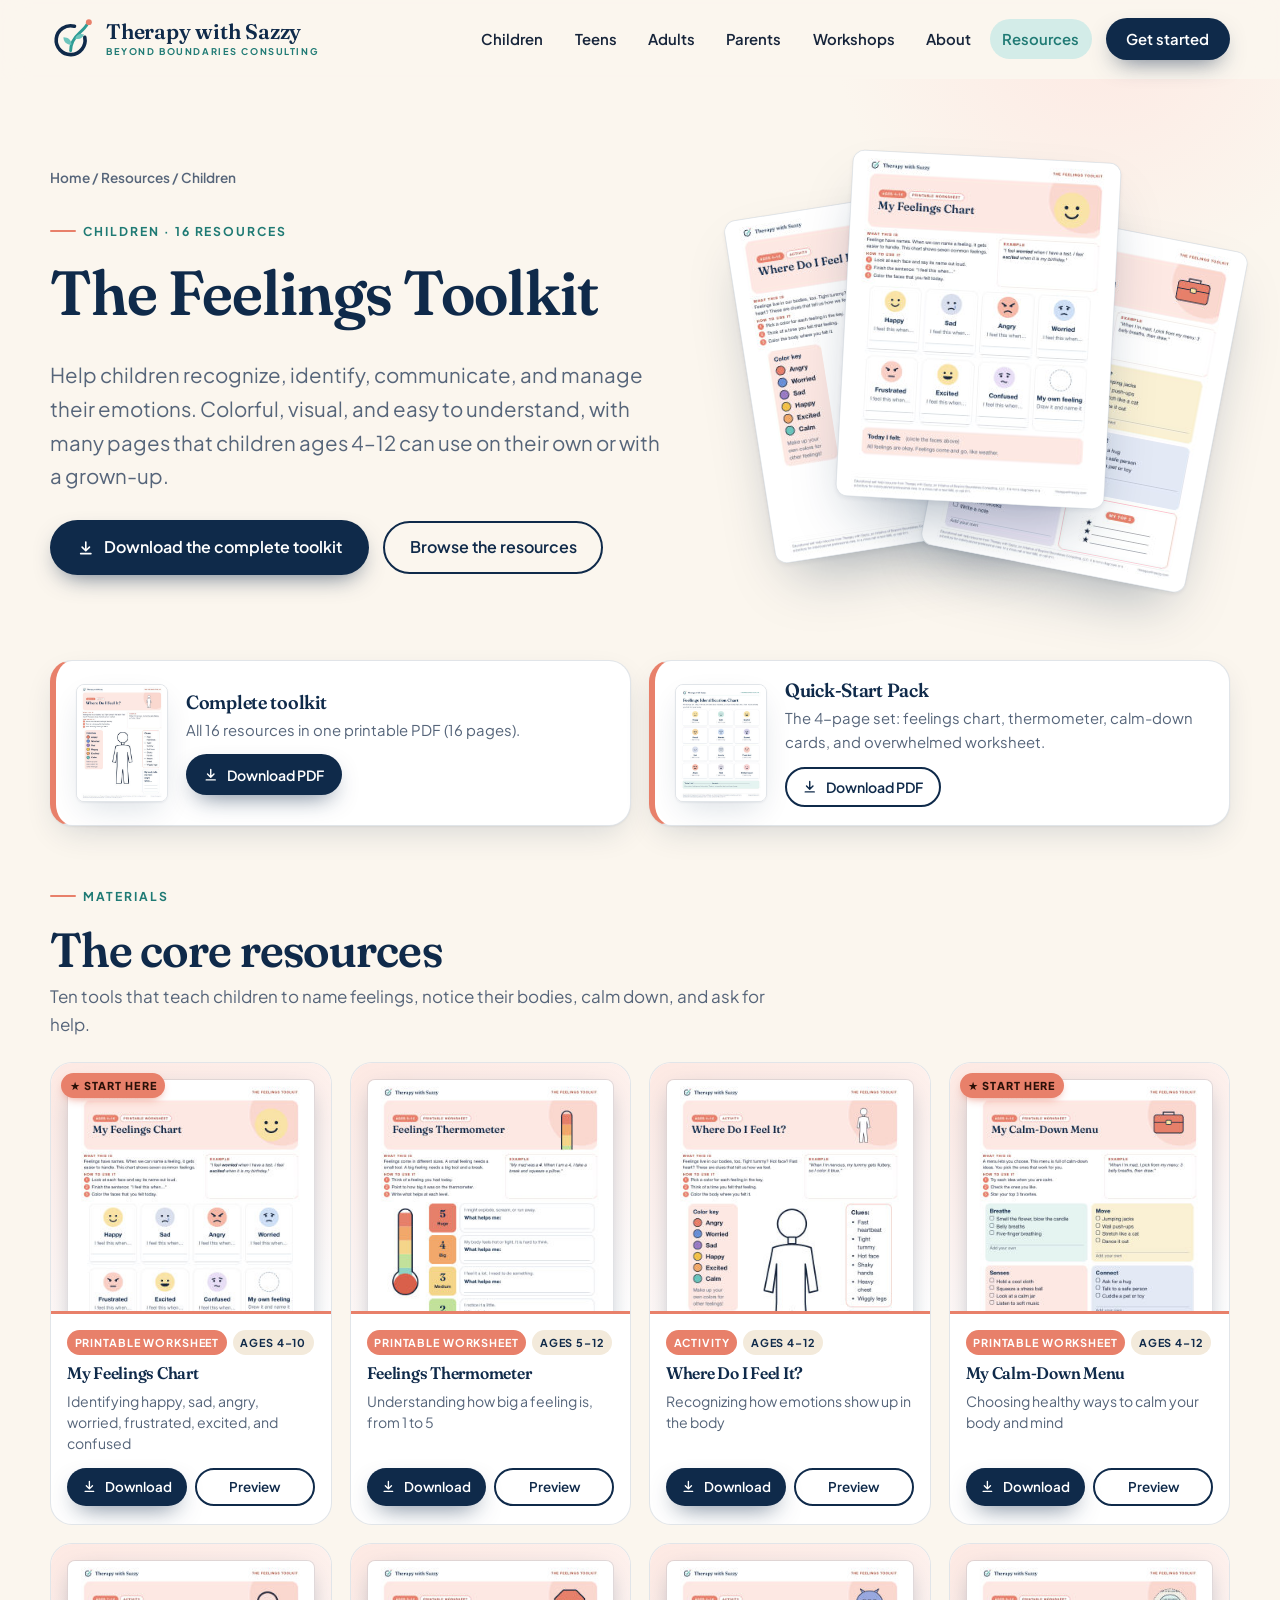
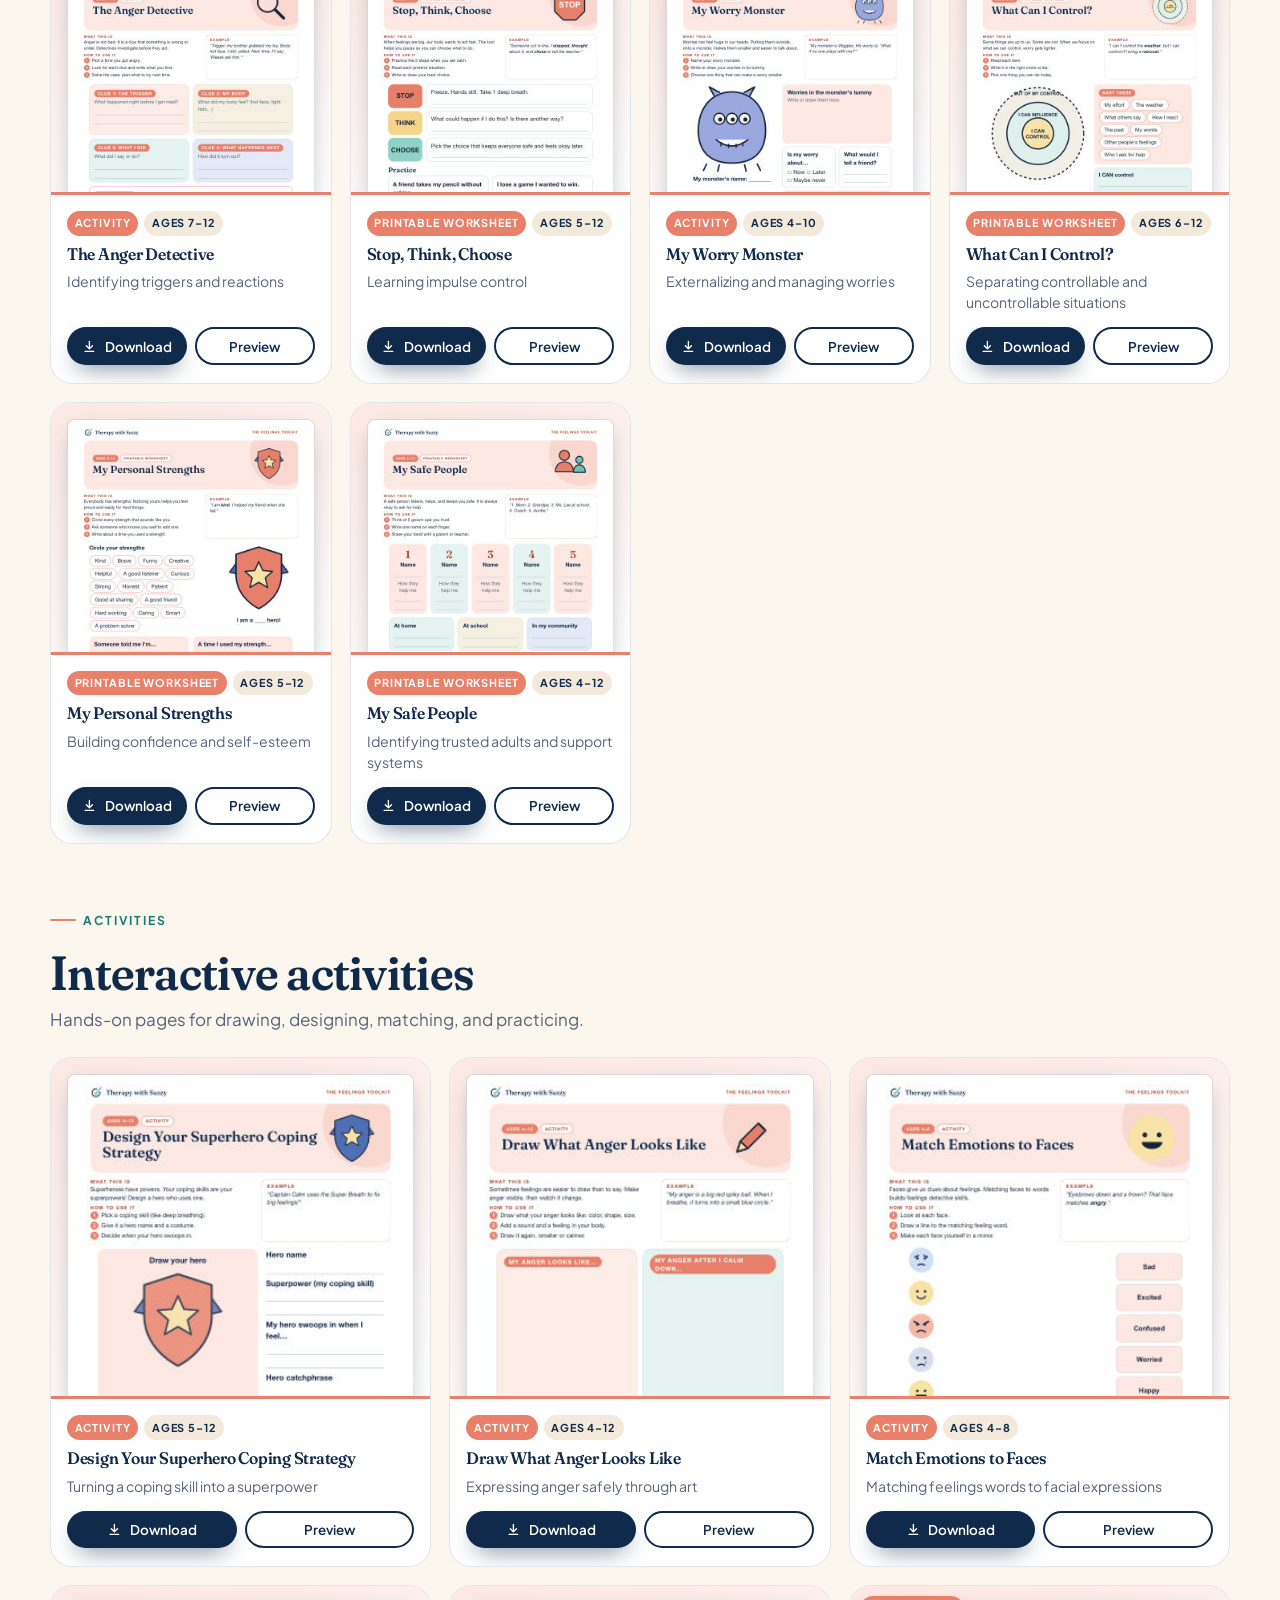
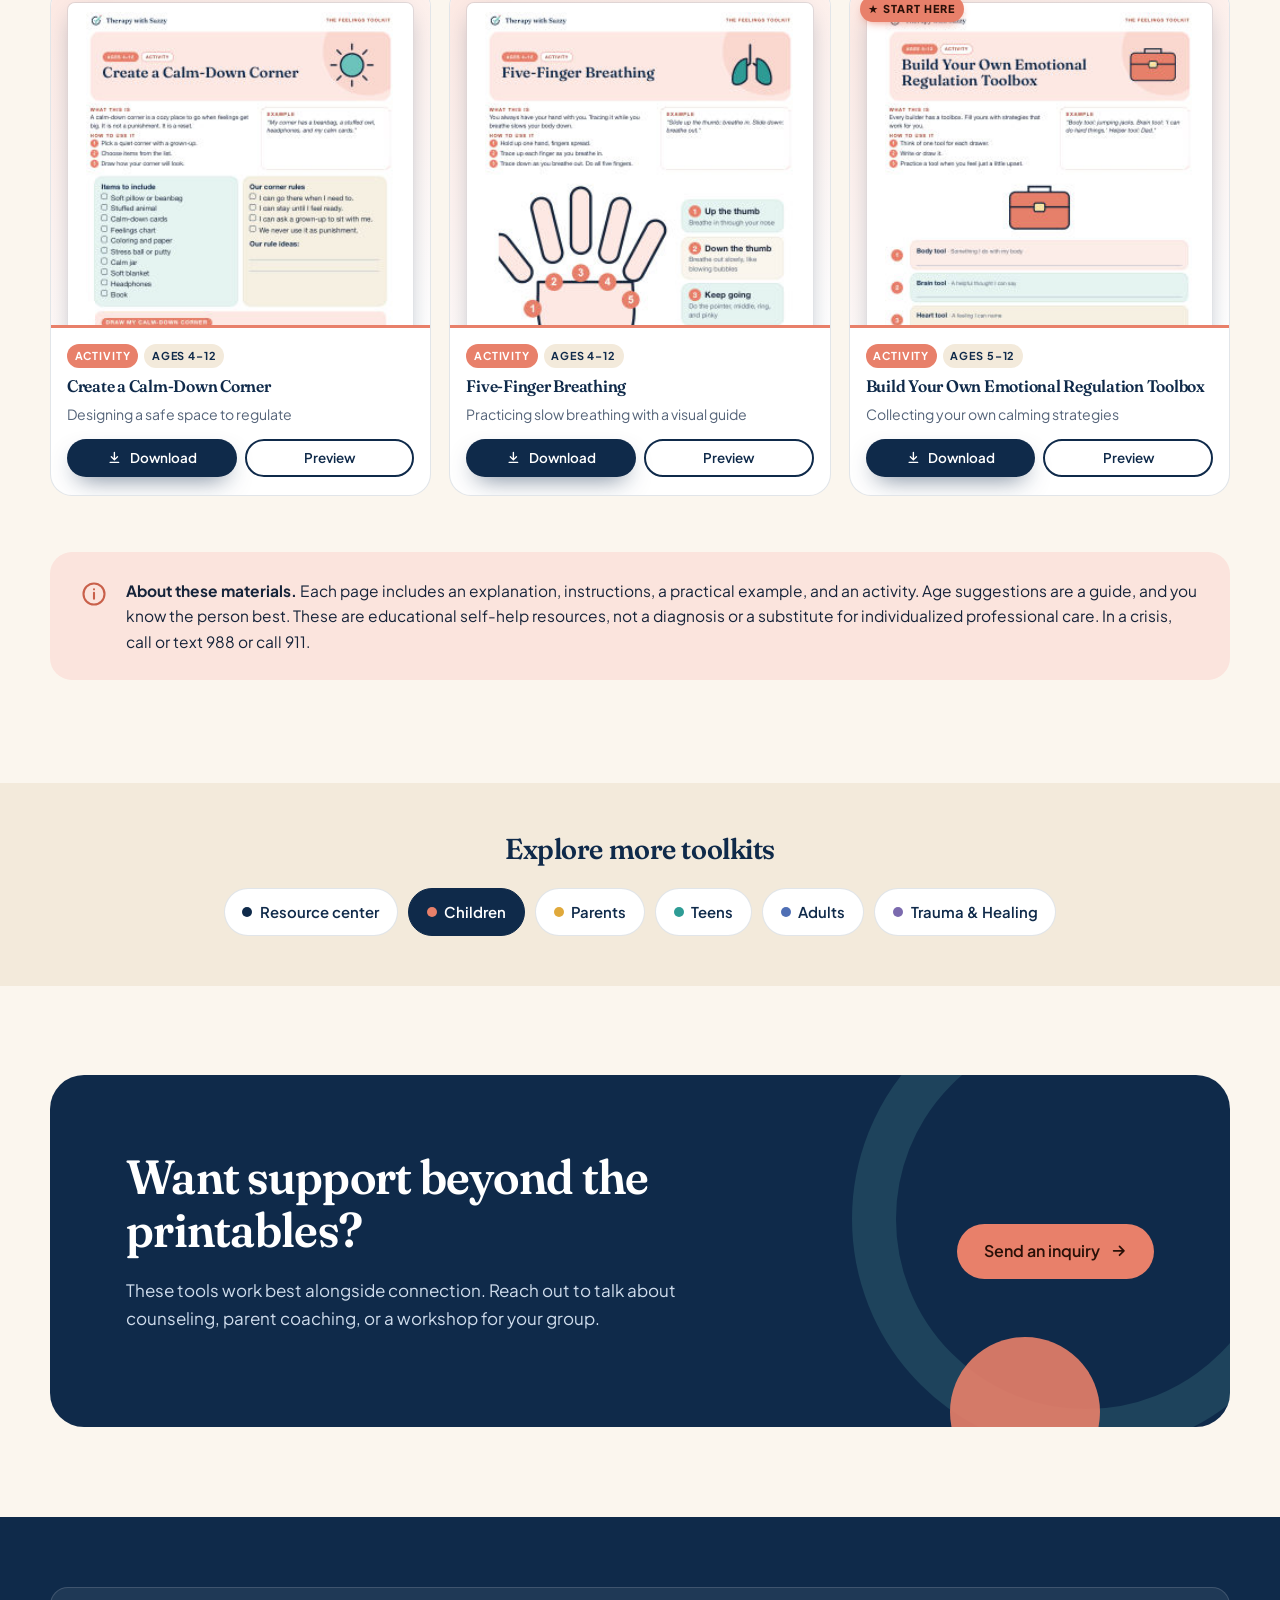
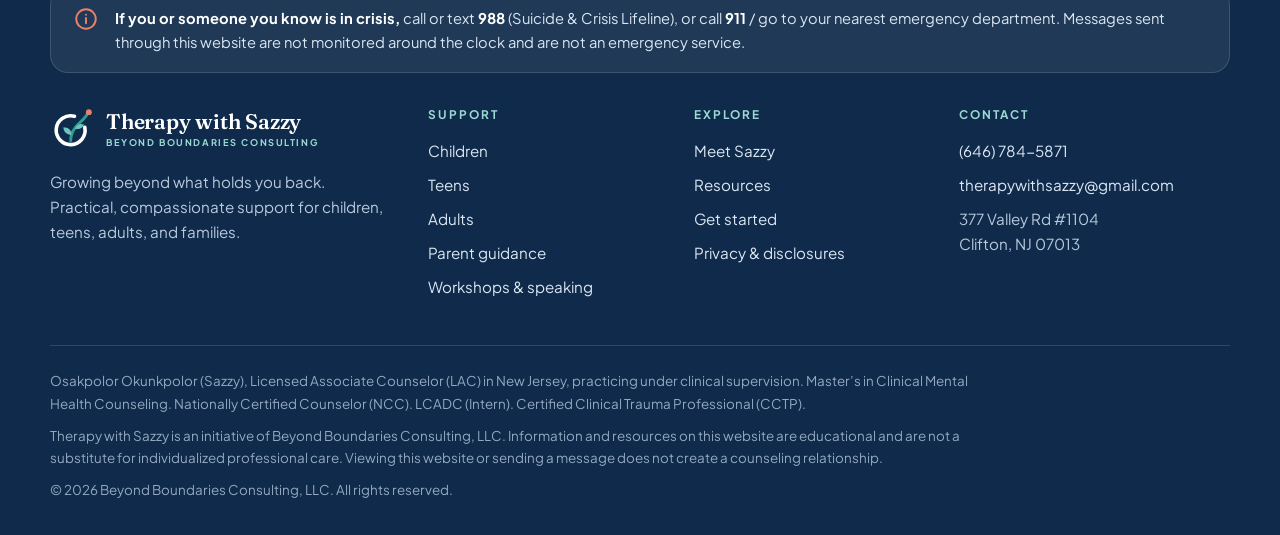
<file: toolkits/children.html>
<!doctype html>
<html lang="en">
<head>
<meta charset="utf-8">
<meta name="viewport" content="width=device-width,initial-scale=1">
<title>The Feelings Toolkit | Free Printable Resources | Therapy with Sazzy</title>
<meta name="description" content="Help children recognize, identify, communicate, and manage their emotions. Free downloadable PDFs from Therapy with Sazzy.">
<meta name="theme-color" content="#0F2A4A">
<link rel="canonical" href="https://therapywithsazzy.com/toolkits/children.html">
<meta property="og:type" content="website">
<meta property="og:site_name" content="Therapy with Sazzy">
<meta property="og:title" content="The Feelings Toolkit | Free Printable Resources | Therapy with Sazzy">
<meta property="og:description" content="Help children recognize, identify, communicate, and manage their emotions. Free downloadable PDFs from Therapy with Sazzy.">
<meta property="og:url" content="https://therapywithsazzy.com/toolkits/children.html">
<meta property="og:image" content="https://therapywithsazzy.com/assets/img/og-image.jpg">
<meta name="twitter:card" content="summary_large_image">
<link rel="icon" href="/favicon.svg" type="image/svg+xml">
<link rel="icon" href="/favicon.ico" sizes="48x48">
<link rel="apple-touch-icon" href="/assets/logo/apple-touch-icon.png">
<link rel="manifest" href="/site.webmanifest">
<link rel="preconnect" href="https://fonts.googleapis.com">
<link rel="preconnect" href="https://fonts.gstatic.com" crossorigin>
<link href="https://fonts.googleapis.com/css2?family=Fraunces:ital,opsz,wght,SOFT@0,9..144,500;0,9..144,600;1,9..144,500&family=Plus+Jakarta+Sans:wght@400;500;600;700&display=swap" rel="stylesheet">
<script>document.documentElement.classList.add("js")</script>
<link rel="stylesheet" href="/css/style.css">

</head>
<body>
<a class="skip" href="#main">Skip to content</a>
<header class="site-header">
  <div class="wrap nav">
    <a class="brand" href="/" aria-label="Therapy with Sazzy — home"><svg viewBox="0 0 64 64" aria-hidden="true"><path d="M50.6 29.6 A21 21 0 1 1 35.6 13.5" fill="none" stroke="currentColor" stroke-width="5.2" stroke-linecap="round"/><path d="M30 49 C30 39 34 31 43 23 C48 18.5 52 14.5 55 9" fill="none" stroke="#2E9C95" stroke-width="4.2" stroke-linecap="round"/><path d="M31.2 40.5 C24 40.5 19.5 36 19.5 29.5 C26.5 29.5 31.2 33.5 31.2 40.5Z" fill="#6CC4BC"/><path d="M36.5 31.5 C43 33 47.5 31 49.5 25.5 C43.5 23.5 38.5 25.5 36.5 31.5Z" fill="#6CC4BC"/><circle cx="56.5" cy="7.5" r="4.3" fill="#E8806A"/></svg><span class="brand-text"><span class="brand-name">Therapy with Sazzy</span><span class="brand-sub">Beyond Boundaries Consulting</span></span></a>
    <button class="menu-btn" aria-expanded="false" aria-controls="nav-links" aria-label="Open menu"><span></span><span></span><span></span></button>
    <ul class="nav-links" id="nav-links"><li><a href="/children.html">Children</a></li><li><a href="/teens.html">Teens</a></li><li><a href="/adults.html">Adults</a></li><li><a href="/parents.html">Parents</a></li><li><a href="/workshops.html">Workshops</a></li><li><a href="/about.html">About</a></li><li><a href="/resources.html" aria-current="page">Resources</a></li><li><a class="btn btn-primary" href="/get-started.html">Get started</a></li></ul>
  </div>
</header>
<main id="main">
<section class="page-hero tk-hero" style="--c:#fde9e3;--a:#E8806A;--s:#fde9e3;--d:#a8432d"><div class="wrap">
  <div>
    <div class="crumbs"><a href="/">Home</a> / <a href="/resources.html">Resources</a> / Children</div>
    <span class="eyebrow">Children · 16 resources</span>
    <h1>The Feelings Toolkit</h1>
    <p class="lead">Help children recognize, identify, communicate, and manage their emotions. Colorful, visual, and easy to understand, with many pages that children ages 4–12 can use on their own or with a grown-up.</p>
    <div class="cta-row"><a class="btn btn-primary" href="/resources/complete-feelings.pdf" download><svg viewBox="0 0 24 24" fill="none" stroke="currentColor" stroke-width="2.2" stroke-linecap="round" stroke-linejoin="round" aria-hidden="true"><path d="M12 4v11M7 11l5 5 5-5M5 20h14"/></svg> Download the complete toolkit</a><a class="btn btn-ghost" href="#resources">Browse the resources</a></div>
  </div>
  <div class="fan reveal"><img src="/resources/thumbs/where-do-i-feel-it.jpg" alt="" loading="lazy"><img src="/resources/thumbs/my-feelings-chart.jpg" alt="" loading="lazy"><img src="/resources/thumbs/my-calm-down-menu.jpg" alt="" loading="lazy"></div>
</div></section>
<section class="section" style="padding-top:10px;padding-bottom:30px"><div class="wrap">
  <div class="dl-strip">
    <div class="dl-card reveal" style="--a:#E8806A"><img src="/resources/thumbs/where-do-i-feel-it.jpg" alt=""><div><h3>Complete toolkit</h3><p>All 16 resources in one printable PDF (16 pages).</p><a class="btn btn-primary btn-sm" href="/resources/complete-feelings.pdf" download><svg viewBox="0 0 24 24" fill="none" stroke="currentColor" stroke-width="2.2" stroke-linecap="round" stroke-linejoin="round" aria-hidden="true"><path d="M12 4v11M7 11l5 5 5-5M5 20h14"/></svg> Download PDF</a></div></div>
    <div class="dl-card reveal" style="--a:#E8806A;--d:.08s"><img src="/resources/thumbs/qs-feelings.jpg" alt="First page of the Quick-Start Pack"><div><h3>Quick-Start Pack</h3><p>The 4-page set: feelings chart, thermometer, calm-down cards, and overwhelmed worksheet.</p><a class="btn btn-ghost btn-sm" href="/resources/feelings-toolkit.pdf" download><svg viewBox="0 0 24 24" fill="none" stroke="currentColor" stroke-width="2.2" stroke-linecap="round" stroke-linejoin="round" aria-hidden="true"><path d="M12 4v11M7 11l5 5 5-5M5 20h14"/></svg> Download PDF</a></div></div>
  </div>
</div></section>
<section class="section" id="resources" style="padding-top:20px"><div class="wrap"><div class="group-head reveal"><div><span class="eyebrow">Materials</span><h2>The core resources</h2><p>Ten tools that teach children to name feelings, notice their bodies, calm down, and ask for help.</p></div></div><div class="rc-grid" style="margin-bottom:56px"><article class="rc-card reveal" style="--a:#E8806A;--s:#fde9e3"><a class="rc-thumb" href="/resources/my-feelings-chart.pdf" target="_blank" rel="noopener" aria-label="Preview My Feelings Chart"><span class="star">★ Start here</span><img loading="lazy" src="/resources/thumbs/my-feelings-chart.jpg" alt="Preview of My Feelings Chart"></a><div class="rc-body"><div class="rc-tags"><span>Printable worksheet</span><span>Ages 4–10</span></div><h3>My Feelings Chart</h3><p>Identifying happy, sad, angry, worried, frustrated, excited, and confused</p><div class="rc-actions"><a class="btn btn-primary" href="/resources/my-feelings-chart.pdf" download><svg viewBox="0 0 24 24" fill="none" stroke="currentColor" stroke-width="2.2" stroke-linecap="round" stroke-linejoin="round" aria-hidden="true"><path d="M12 4v11M7 11l5 5 5-5M5 20h14"/></svg> Download</a><a class="btn btn-ghost" href="/resources/my-feelings-chart.pdf" target="_blank" rel="noopener">Preview</a></div></div></article><article class="rc-card reveal" style="--a:#E8806A;--s:#fde9e3"><a class="rc-thumb" href="/resources/feelings-thermometer.pdf" target="_blank" rel="noopener" aria-label="Preview Feelings Thermometer"><img loading="lazy" src="/resources/thumbs/feelings-thermometer.jpg" alt="Preview of Feelings Thermometer"></a><div class="rc-body"><div class="rc-tags"><span>Printable worksheet</span><span>Ages 5–12</span></div><h3>Feelings Thermometer</h3><p>Understanding how big a feeling is, from 1 to 5</p><div class="rc-actions"><a class="btn btn-primary" href="/resources/feelings-thermometer.pdf" download><svg viewBox="0 0 24 24" fill="none" stroke="currentColor" stroke-width="2.2" stroke-linecap="round" stroke-linejoin="round" aria-hidden="true"><path d="M12 4v11M7 11l5 5 5-5M5 20h14"/></svg> Download</a><a class="btn btn-ghost" href="/resources/feelings-thermometer.pdf" target="_blank" rel="noopener">Preview</a></div></div></article><article class="rc-card reveal" style="--a:#E8806A;--s:#fde9e3"><a class="rc-thumb" href="/resources/where-do-i-feel-it.pdf" target="_blank" rel="noopener" aria-label="Preview Where Do I Feel It?"><img loading="lazy" src="/resources/thumbs/where-do-i-feel-it.jpg" alt="Preview of Where Do I Feel It?"></a><div class="rc-body"><div class="rc-tags"><span>Activity</span><span>Ages 4–12</span></div><h3>Where Do I Feel It?</h3><p>Recognizing how emotions show up in the body</p><div class="rc-actions"><a class="btn btn-primary" href="/resources/where-do-i-feel-it.pdf" download><svg viewBox="0 0 24 24" fill="none" stroke="currentColor" stroke-width="2.2" stroke-linecap="round" stroke-linejoin="round" aria-hidden="true"><path d="M12 4v11M7 11l5 5 5-5M5 20h14"/></svg> Download</a><a class="btn btn-ghost" href="/resources/where-do-i-feel-it.pdf" target="_blank" rel="noopener">Preview</a></div></div></article><article class="rc-card reveal" style="--a:#E8806A;--s:#fde9e3"><a class="rc-thumb" href="/resources/my-calm-down-menu.pdf" target="_blank" rel="noopener" aria-label="Preview My Calm-Down Menu"><span class="star">★ Start here</span><img loading="lazy" src="/resources/thumbs/my-calm-down-menu.jpg" alt="Preview of My Calm-Down Menu"></a><div class="rc-body"><div class="rc-tags"><span>Printable worksheet</span><span>Ages 4–12</span></div><h3>My Calm-Down Menu</h3><p>Choosing healthy ways to calm your body and mind</p><div class="rc-actions"><a class="btn btn-primary" href="/resources/my-calm-down-menu.pdf" download><svg viewBox="0 0 24 24" fill="none" stroke="currentColor" stroke-width="2.2" stroke-linecap="round" stroke-linejoin="round" aria-hidden="true"><path d="M12 4v11M7 11l5 5 5-5M5 20h14"/></svg> Download</a><a class="btn btn-ghost" href="/resources/my-calm-down-menu.pdf" target="_blank" rel="noopener">Preview</a></div></div></article><article class="rc-card reveal" style="--a:#E8806A;--s:#fde9e3"><a class="rc-thumb" href="/resources/the-anger-detective.pdf" target="_blank" rel="noopener" aria-label="Preview The Anger Detective"><img loading="lazy" src="/resources/thumbs/the-anger-detective.jpg" alt="Preview of The Anger Detective"></a><div class="rc-body"><div class="rc-tags"><span>Activity</span><span>Ages 7–12</span></div><h3>The Anger Detective</h3><p>Identifying triggers and reactions</p><div class="rc-actions"><a class="btn btn-primary" href="/resources/the-anger-detective.pdf" download><svg viewBox="0 0 24 24" fill="none" stroke="currentColor" stroke-width="2.2" stroke-linecap="round" stroke-linejoin="round" aria-hidden="true"><path d="M12 4v11M7 11l5 5 5-5M5 20h14"/></svg> Download</a><a class="btn btn-ghost" href="/resources/the-anger-detective.pdf" target="_blank" rel="noopener">Preview</a></div></div></article><article class="rc-card reveal" style="--a:#E8806A;--s:#fde9e3"><a class="rc-thumb" href="/resources/stop-think-choose.pdf" target="_blank" rel="noopener" aria-label="Preview Stop, Think, Choose"><img loading="lazy" src="/resources/thumbs/stop-think-choose.jpg" alt="Preview of Stop, Think, Choose"></a><div class="rc-body"><div class="rc-tags"><span>Printable worksheet</span><span>Ages 5–12</span></div><h3>Stop, Think, Choose</h3><p>Learning impulse control</p><div class="rc-actions"><a class="btn btn-primary" href="/resources/stop-think-choose.pdf" download><svg viewBox="0 0 24 24" fill="none" stroke="currentColor" stroke-width="2.2" stroke-linecap="round" stroke-linejoin="round" aria-hidden="true"><path d="M12 4v11M7 11l5 5 5-5M5 20h14"/></svg> Download</a><a class="btn btn-ghost" href="/resources/stop-think-choose.pdf" target="_blank" rel="noopener">Preview</a></div></div></article><article class="rc-card reveal" style="--a:#E8806A;--s:#fde9e3"><a class="rc-thumb" href="/resources/my-worry-monster.pdf" target="_blank" rel="noopener" aria-label="Preview My Worry Monster"><img loading="lazy" src="/resources/thumbs/my-worry-monster.jpg" alt="Preview of My Worry Monster"></a><div class="rc-body"><div class="rc-tags"><span>Activity</span><span>Ages 4–10</span></div><h3>My Worry Monster</h3><p>Externalizing and managing worries</p><div class="rc-actions"><a class="btn btn-primary" href="/resources/my-worry-monster.pdf" download><svg viewBox="0 0 24 24" fill="none" stroke="currentColor" stroke-width="2.2" stroke-linecap="round" stroke-linejoin="round" aria-hidden="true"><path d="M12 4v11M7 11l5 5 5-5M5 20h14"/></svg> Download</a><a class="btn btn-ghost" href="/resources/my-worry-monster.pdf" target="_blank" rel="noopener">Preview</a></div></div></article><article class="rc-card reveal" style="--a:#E8806A;--s:#fde9e3"><a class="rc-thumb" href="/resources/what-can-i-control.pdf" target="_blank" rel="noopener" aria-label="Preview What Can I Control?"><img loading="lazy" src="/resources/thumbs/what-can-i-control.jpg" alt="Preview of What Can I Control?"></a><div class="rc-body"><div class="rc-tags"><span>Printable worksheet</span><span>Ages 6–12</span></div><h3>What Can I Control?</h3><p>Separating controllable and uncontrollable situations</p><div class="rc-actions"><a class="btn btn-primary" href="/resources/what-can-i-control.pdf" download><svg viewBox="0 0 24 24" fill="none" stroke="currentColor" stroke-width="2.2" stroke-linecap="round" stroke-linejoin="round" aria-hidden="true"><path d="M12 4v11M7 11l5 5 5-5M5 20h14"/></svg> Download</a><a class="btn btn-ghost" href="/resources/what-can-i-control.pdf" target="_blank" rel="noopener">Preview</a></div></div></article><article class="rc-card reveal" style="--a:#E8806A;--s:#fde9e3"><a class="rc-thumb" href="/resources/my-personal-strengths.pdf" target="_blank" rel="noopener" aria-label="Preview My Personal Strengths"><img loading="lazy" src="/resources/thumbs/my-personal-strengths.jpg" alt="Preview of My Personal Strengths"></a><div class="rc-body"><div class="rc-tags"><span>Printable worksheet</span><span>Ages 5–12</span></div><h3>My Personal Strengths</h3><p>Building confidence and self-esteem</p><div class="rc-actions"><a class="btn btn-primary" href="/resources/my-personal-strengths.pdf" download><svg viewBox="0 0 24 24" fill="none" stroke="currentColor" stroke-width="2.2" stroke-linecap="round" stroke-linejoin="round" aria-hidden="true"><path d="M12 4v11M7 11l5 5 5-5M5 20h14"/></svg> Download</a><a class="btn btn-ghost" href="/resources/my-personal-strengths.pdf" target="_blank" rel="noopener">Preview</a></div></div></article><article class="rc-card reveal" style="--a:#E8806A;--s:#fde9e3"><a class="rc-thumb" href="/resources/my-safe-people.pdf" target="_blank" rel="noopener" aria-label="Preview My Safe People"><img loading="lazy" src="/resources/thumbs/my-safe-people.jpg" alt="Preview of My Safe People"></a><div class="rc-body"><div class="rc-tags"><span>Printable worksheet</span><span>Ages 4–12</span></div><h3>My Safe People</h3><p>Identifying trusted adults and support systems</p><div class="rc-actions"><a class="btn btn-primary" href="/resources/my-safe-people.pdf" download><svg viewBox="0 0 24 24" fill="none" stroke="currentColor" stroke-width="2.2" stroke-linecap="round" stroke-linejoin="round" aria-hidden="true"><path d="M12 4v11M7 11l5 5 5-5M5 20h14"/></svg> Download</a><a class="btn btn-ghost" href="/resources/my-safe-people.pdf" target="_blank" rel="noopener">Preview</a></div></div></article></div><div class="group-head reveal"><div><span class="eyebrow">Activities</span><h2>Interactive activities</h2><p>Hands-on pages for drawing, designing, matching, and practicing.</p></div></div><div class="rc-grid three" style="margin-bottom:56px"><article class="rc-card reveal" style="--a:#E8806A;--s:#fde9e3"><a class="rc-thumb" href="/resources/superhero-coping-strategy.pdf" target="_blank" rel="noopener" aria-label="Preview Design Your Superhero Coping Strategy"><img loading="lazy" src="/resources/thumbs/superhero-coping-strategy.jpg" alt="Preview of Design Your Superhero Coping Strategy"></a><div class="rc-body"><div class="rc-tags"><span>Activity</span><span>Ages 5–12</span></div><h3>Design Your Superhero Coping Strategy</h3><p>Turning a coping skill into a superpower</p><div class="rc-actions"><a class="btn btn-primary" href="/resources/superhero-coping-strategy.pdf" download><svg viewBox="0 0 24 24" fill="none" stroke="currentColor" stroke-width="2.2" stroke-linecap="round" stroke-linejoin="round" aria-hidden="true"><path d="M12 4v11M7 11l5 5 5-5M5 20h14"/></svg> Download</a><a class="btn btn-ghost" href="/resources/superhero-coping-strategy.pdf" target="_blank" rel="noopener">Preview</a></div></div></article><article class="rc-card reveal" style="--a:#E8806A;--s:#fde9e3"><a class="rc-thumb" href="/resources/draw-what-anger-looks-like.pdf" target="_blank" rel="noopener" aria-label="Preview Draw What Anger Looks Like"><img loading="lazy" src="/resources/thumbs/draw-what-anger-looks-like.jpg" alt="Preview of Draw What Anger Looks Like"></a><div class="rc-body"><div class="rc-tags"><span>Activity</span><span>Ages 4–12</span></div><h3>Draw What Anger Looks Like</h3><p>Expressing anger safely through art</p><div class="rc-actions"><a class="btn btn-primary" href="/resources/draw-what-anger-looks-like.pdf" download><svg viewBox="0 0 24 24" fill="none" stroke="currentColor" stroke-width="2.2" stroke-linecap="round" stroke-linejoin="round" aria-hidden="true"><path d="M12 4v11M7 11l5 5 5-5M5 20h14"/></svg> Download</a><a class="btn btn-ghost" href="/resources/draw-what-anger-looks-like.pdf" target="_blank" rel="noopener">Preview</a></div></div></article><article class="rc-card reveal" style="--a:#E8806A;--s:#fde9e3"><a class="rc-thumb" href="/resources/match-emotions-to-faces.pdf" target="_blank" rel="noopener" aria-label="Preview Match Emotions to Faces"><img loading="lazy" src="/resources/thumbs/match-emotions-to-faces.jpg" alt="Preview of Match Emotions to Faces"></a><div class="rc-body"><div class="rc-tags"><span>Activity</span><span>Ages 4–8</span></div><h3>Match Emotions to Faces</h3><p>Matching feelings words to facial expressions</p><div class="rc-actions"><a class="btn btn-primary" href="/resources/match-emotions-to-faces.pdf" download><svg viewBox="0 0 24 24" fill="none" stroke="currentColor" stroke-width="2.2" stroke-linecap="round" stroke-linejoin="round" aria-hidden="true"><path d="M12 4v11M7 11l5 5 5-5M5 20h14"/></svg> Download</a><a class="btn btn-ghost" href="/resources/match-emotions-to-faces.pdf" target="_blank" rel="noopener">Preview</a></div></div></article><article class="rc-card reveal" style="--a:#E8806A;--s:#fde9e3"><a class="rc-thumb" href="/resources/create-a-calm-down-corner.pdf" target="_blank" rel="noopener" aria-label="Preview Create a Calm-Down Corner"><img loading="lazy" src="/resources/thumbs/create-a-calm-down-corner.jpg" alt="Preview of Create a Calm-Down Corner"></a><div class="rc-body"><div class="rc-tags"><span>Activity</span><span>Ages 4–12</span></div><h3>Create a Calm-Down Corner</h3><p>Designing a safe space to regulate</p><div class="rc-actions"><a class="btn btn-primary" href="/resources/create-a-calm-down-corner.pdf" download><svg viewBox="0 0 24 24" fill="none" stroke="currentColor" stroke-width="2.2" stroke-linecap="round" stroke-linejoin="round" aria-hidden="true"><path d="M12 4v11M7 11l5 5 5-5M5 20h14"/></svg> Download</a><a class="btn btn-ghost" href="/resources/create-a-calm-down-corner.pdf" target="_blank" rel="noopener">Preview</a></div></div></article><article class="rc-card reveal" style="--a:#E8806A;--s:#fde9e3"><a class="rc-thumb" href="/resources/five-finger-breathing.pdf" target="_blank" rel="noopener" aria-label="Preview Five-Finger Breathing"><img loading="lazy" src="/resources/thumbs/five-finger-breathing.jpg" alt="Preview of Five-Finger Breathing"></a><div class="rc-body"><div class="rc-tags"><span>Activity</span><span>Ages 4–12</span></div><h3>Five-Finger Breathing</h3><p>Practicing slow breathing with a visual guide</p><div class="rc-actions"><a class="btn btn-primary" href="/resources/five-finger-breathing.pdf" download><svg viewBox="0 0 24 24" fill="none" stroke="currentColor" stroke-width="2.2" stroke-linecap="round" stroke-linejoin="round" aria-hidden="true"><path d="M12 4v11M7 11l5 5 5-5M5 20h14"/></svg> Download</a><a class="btn btn-ghost" href="/resources/five-finger-breathing.pdf" target="_blank" rel="noopener">Preview</a></div></div></article><article class="rc-card reveal" style="--a:#E8806A;--s:#fde9e3"><a class="rc-thumb" href="/resources/emotional-regulation-toolbox.pdf" target="_blank" rel="noopener" aria-label="Preview Build Your Own Emotional Regulation Toolbox"><span class="star">★ Start here</span><img loading="lazy" src="/resources/thumbs/emotional-regulation-toolbox.jpg" alt="Preview of Build Your Own Emotional Regulation Toolbox"></a><div class="rc-body"><div class="rc-tags"><span>Activity</span><span>Ages 5–12</span></div><h3>Build Your Own Emotional Regulation Toolbox</h3><p>Collecting your own calming strategies</p><div class="rc-actions"><a class="btn btn-primary" href="/resources/emotional-regulation-toolbox.pdf" download><svg viewBox="0 0 24 24" fill="none" stroke="currentColor" stroke-width="2.2" stroke-linecap="round" stroke-linejoin="round" aria-hidden="true"><path d="M12 4v11M7 11l5 5 5-5M5 20h14"/></svg> Download</a><a class="btn btn-ghost" href="/resources/emotional-regulation-toolbox.pdf" target="_blank" rel="noopener">Preview</a></div></div></article></div><div class="callout coral reveal" style="margin-top:20px"><svg viewBox="0 0 24 24" fill="none" stroke="currentColor" stroke-width="1.8" stroke-linecap="round" stroke-linejoin="round" aria-hidden="true"><circle cx="12" cy="12" r="9"/><path d="M12 11v5M12 8v.01"/></svg><p><strong>About these materials.</strong> Each page includes an explanation, instructions, a practical example, and an activity. Age suggestions are a guide, and you know the person best. These are educational self-help resources, not a diagnosis or a substitute for individualized professional care. In a crisis, call or text 988 or call 911.</p></div></div></section>
<section class="section band-sand" style="padding:50px 0"><div class="wrap"><div class="section-head center reveal" style="margin-bottom:24px"><h2 style="font-size:1.8rem">Explore more toolkits</h2></div><div class="tk-nav"><a href="/resources.html" style="--c:#0F2A4A"><i></i>Resource center</a><a href="/toolkits/children.html" aria-current="page" style="--c:#E8806A"><i></i>Children</a><a href="/toolkits/parents.html"  style="--c:#E0A93B"><i></i>Parents</a><a href="/toolkits/teens.html"  style="--c:#2E9C95"><i></i>Teens</a><a href="/toolkits/adults.html"  style="--c:#4F6FB5"><i></i>Adults</a><a href="/toolkits/trauma-healing.html"  style="--c:#7B6AAE"><i></i>Trauma & Healing</a></div></div></section>
<section class="cta"><div class="wrap"><div class="cta-card reveal"><div><h2>Want support beyond the printables?</h2><p>These tools work best alongside connection. Reach out to talk about counseling, parent coaching, or a workshop for your group.</p></div><div class="cta-row"><a class="btn btn-coral" href="/get-started.html">Send an inquiry <svg viewBox="0 0 24 24" fill="none" stroke="currentColor" stroke-width="2.4" stroke-linecap="round" stroke-linejoin="round" aria-hidden="true"><path d="M5 12h14M13 6l6 6-6 6"/></svg></a></div></div></div></section>
</main>
<footer class="site-footer">
  <div class="wrap">
    <div class="crisis"><svg viewBox="0 0 24 24" fill="none" stroke="currentColor" stroke-width="1.8" stroke-linecap="round" stroke-linejoin="round" aria-hidden="true"><circle cx="12" cy="12" r="9"/><path d="M12 11v5M12 8v.01"/></svg><p><strong>If you or someone you know is in crisis,</strong> call or text <strong>988</strong> (Suicide &amp; Crisis Lifeline), or call <strong>911</strong> / go to your nearest emergency department. Messages sent through this website are not monitored around the clock and are not an emergency service.</p></div>
    <div class="foot-grid">
      <div class="foot-brand">
        <a class="brand" href="/"><svg viewBox="0 0 64 64" aria-hidden="true"><path d="M50.6 29.6 A21 21 0 1 1 35.6 13.5" fill="none" stroke="currentColor" stroke-width="5.2" stroke-linecap="round"/><path d="M30 49 C30 39 34 31 43 23 C48 18.5 52 14.5 55 9" fill="none" stroke="#2E9C95" stroke-width="4.2" stroke-linecap="round"/><path d="M31.2 40.5 C24 40.5 19.5 36 19.5 29.5 C26.5 29.5 31.2 33.5 31.2 40.5Z" fill="#6CC4BC"/><path d="M36.5 31.5 C43 33 47.5 31 49.5 25.5 C43.5 23.5 38.5 25.5 36.5 31.5Z" fill="#6CC4BC"/><circle cx="56.5" cy="7.5" r="4.3" fill="#E8806A"/></svg><span class="brand-text"><span class="brand-name">Therapy with Sazzy</span><span class="brand-sub">Beyond Boundaries Consulting</span></span></a>
        <p>Growing beyond what holds you back. Practical, compassionate support for children, teens, adults, and families.</p>
      </div>
      <div><h4>Support</h4><ul><li><a href="/children.html">Children</a></li><li><a href="/teens.html">Teens</a></li><li><a href="/adults.html">Adults</a></li><li><a href="/parents.html">Parent guidance</a></li><li><a href="/workshops.html">Workshops &amp; speaking</a></li></ul></div>
      <div><h4>Explore</h4><ul><li><a href="/about.html">Meet Sazzy</a></li><li><a href="/resources.html">Resources</a></li><li><a href="/get-started.html">Get started</a></li><li><a href="/privacy.html">Privacy &amp; disclosures</a></li></ul></div>
      <div><h4>Contact</h4><ul><li><a href="tel:+16467845871">(646) 784-5871</a></li><li><a href="mailto:therapywithsazzy@gmail.com">therapywithsazzy@gmail.com</a></li><li>377 Valley Rd #1104<br>Clifton, NJ 07013</li></ul></div>
    </div>
    <div class="legal">
      <p>Osakpolor Okunkpolor (Sazzy), Licensed Associate Counselor (LAC) in New Jersey, practicing under clinical supervision. Master&rsquo;s in Clinical Mental Health Counseling. Nationally Certified Counselor (NCC). LCADC (Intern). Certified Clinical Trauma Professional (CCTP).</p>
      <p>Therapy with Sazzy is an initiative of Beyond Boundaries Consulting, LLC. Information and resources on this website are educational and are not a substitute for individualized professional care. Viewing this website or sending a message does not create a counseling relationship.</p>
      <p>&copy; <span id="yr">2026</span> Beyond Boundaries Consulting, LLC. All rights reserved.</p>
    </div>
  </div>
</footer>
<script src="/js/main.js" defer></script>
<script>document.getElementById('yr').textContent=new Date().getFullYear()</script>
</body>
</html>
</file>
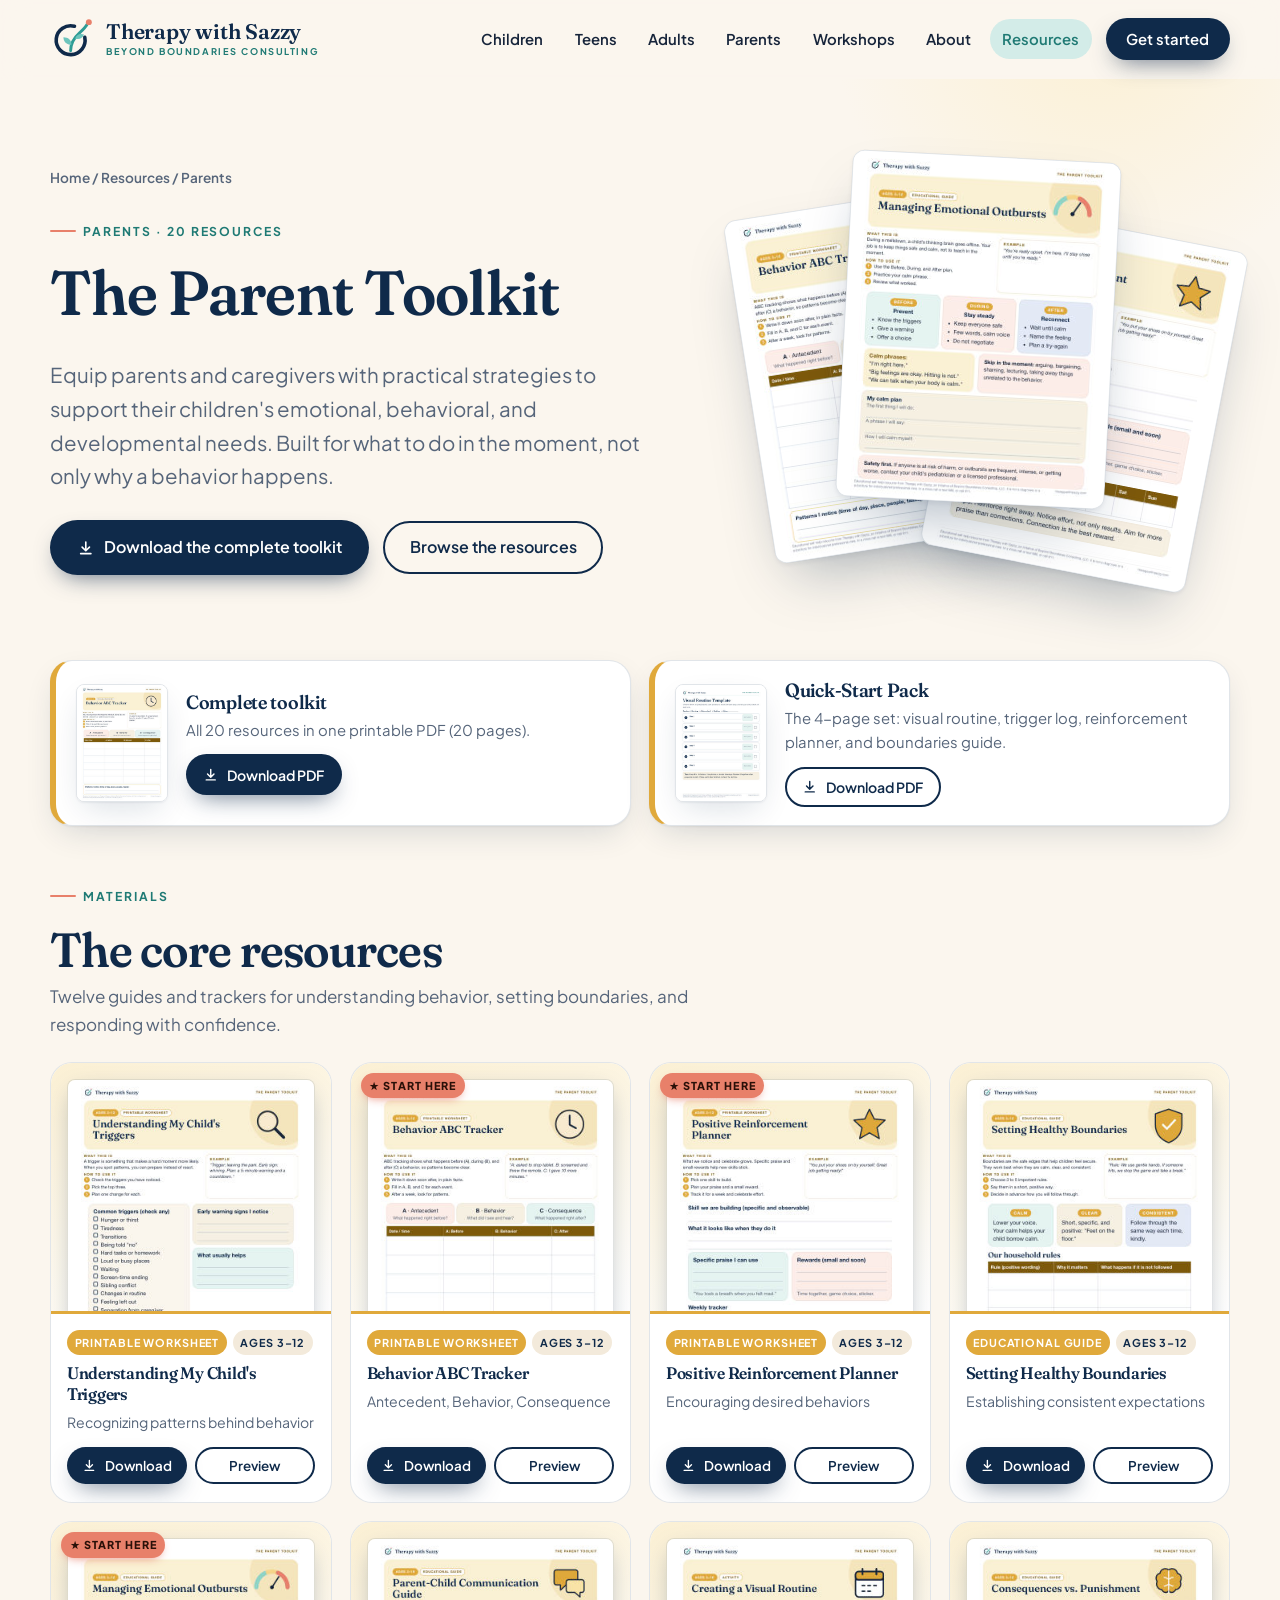
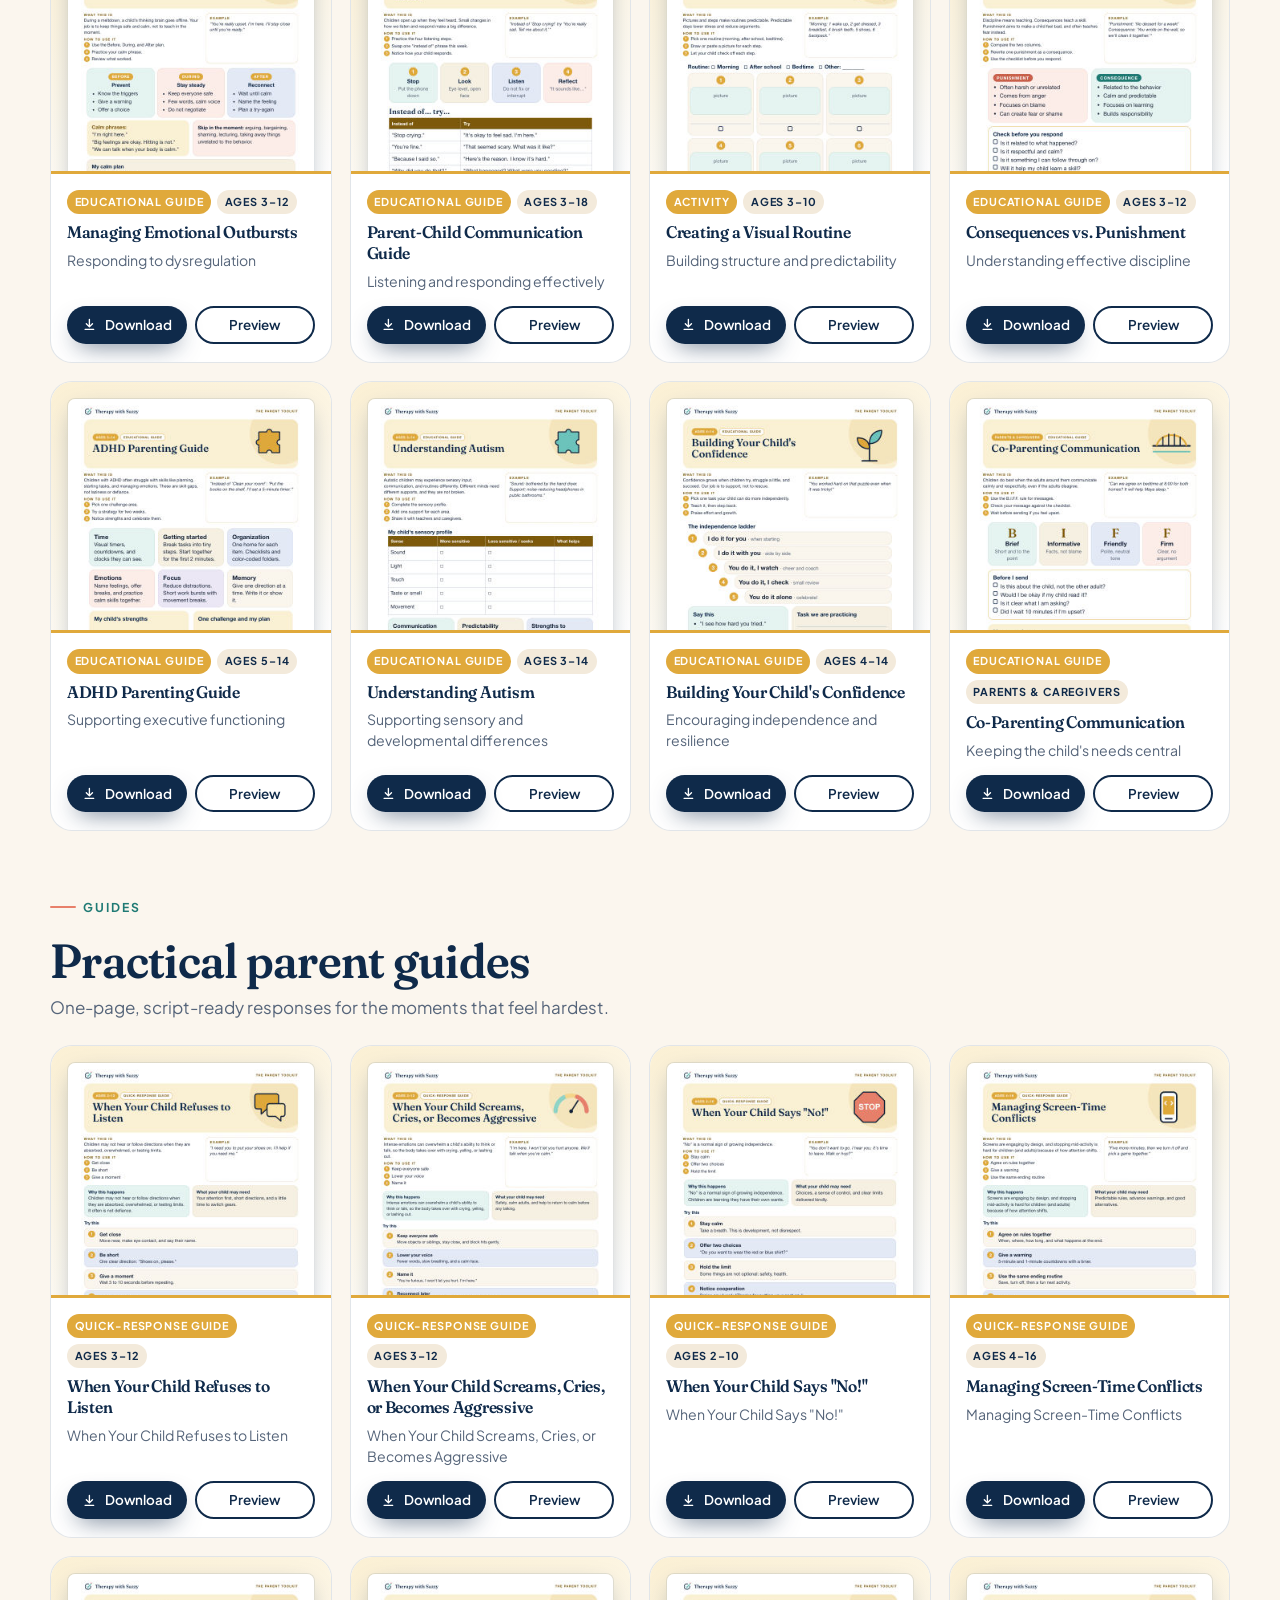
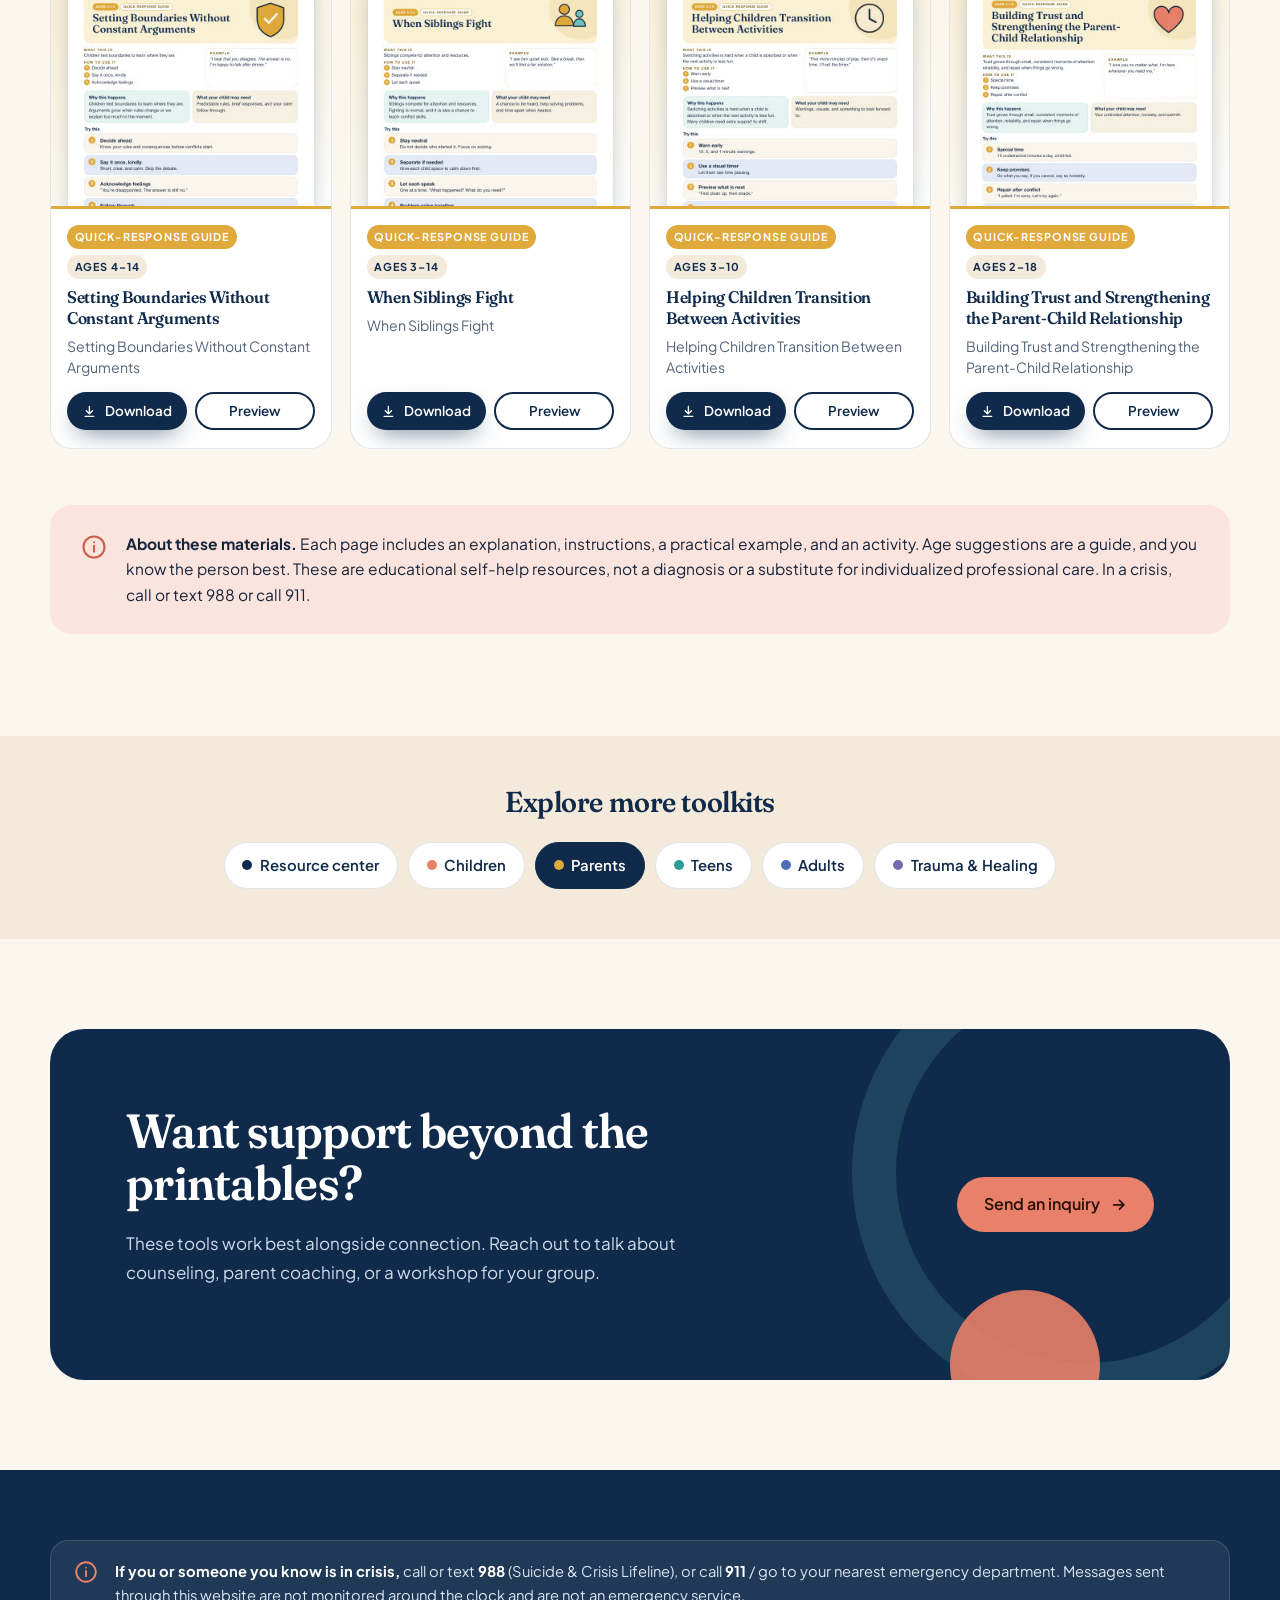
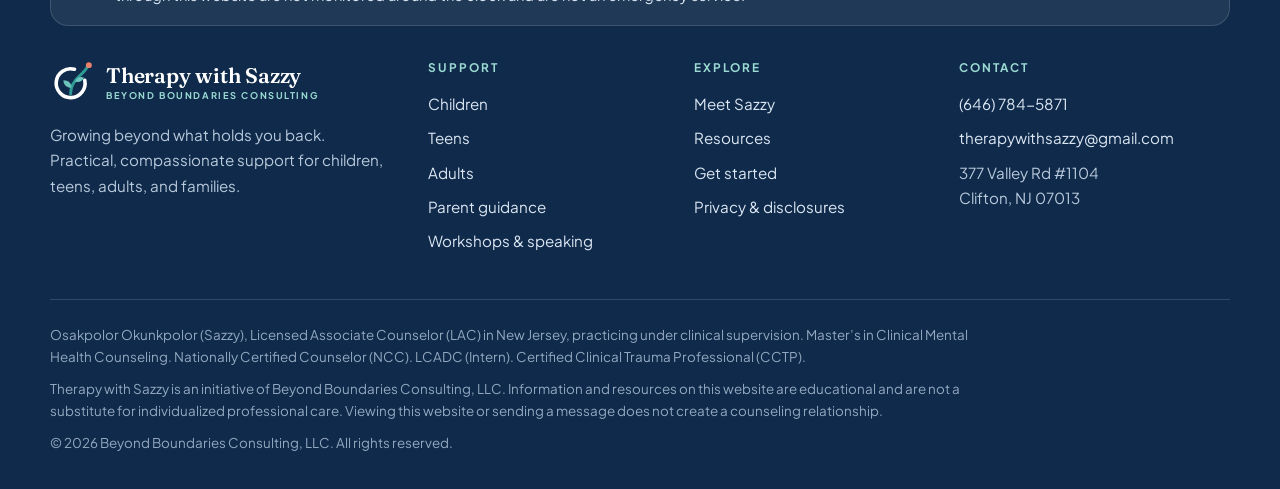
<file: toolkits/parents.html>
<!doctype html>
<html lang="en">
<head>
<meta charset="utf-8">
<meta name="viewport" content="width=device-width,initial-scale=1">
<title>The Parent Toolkit | Free Printable Resources | Therapy with Sazzy</title>
<meta name="description" content="Practical strategies to support your child's emotional, behavioral, and developmental needs. Free downloadable PDFs from Therapy with Sazzy.">
<meta name="theme-color" content="#0F2A4A">
<link rel="canonical" href="https://therapywithsazzy.com/toolkits/parents.html">
<meta property="og:type" content="website">
<meta property="og:site_name" content="Therapy with Sazzy">
<meta property="og:title" content="The Parent Toolkit | Free Printable Resources | Therapy with Sazzy">
<meta property="og:description" content="Practical strategies to support your child's emotional, behavioral, and developmental needs. Free downloadable PDFs from Therapy with Sazzy.">
<meta property="og:url" content="https://therapywithsazzy.com/toolkits/parents.html">
<meta property="og:image" content="https://therapywithsazzy.com/assets/img/og-image.jpg">
<meta name="twitter:card" content="summary_large_image">
<link rel="icon" href="/favicon.svg" type="image/svg+xml">
<link rel="icon" href="/favicon.ico" sizes="48x48">
<link rel="apple-touch-icon" href="/assets/logo/apple-touch-icon.png">
<link rel="manifest" href="/site.webmanifest">
<link rel="preconnect" href="https://fonts.googleapis.com">
<link rel="preconnect" href="https://fonts.gstatic.com" crossorigin>
<link href="https://fonts.googleapis.com/css2?family=Fraunces:ital,opsz,wght,SOFT@0,9..144,500;0,9..144,600;1,9..144,500&family=Plus+Jakarta+Sans:wght@400;500;600;700&display=swap" rel="stylesheet">
<script>document.documentElement.classList.add("js")</script>
<link rel="stylesheet" href="/css/style.css">

</head>
<body>
<a class="skip" href="#main">Skip to content</a>
<header class="site-header">
  <div class="wrap nav">
    <a class="brand" href="/" aria-label="Therapy with Sazzy — home"><svg viewBox="0 0 64 64" aria-hidden="true"><path d="M50.6 29.6 A21 21 0 1 1 35.6 13.5" fill="none" stroke="currentColor" stroke-width="5.2" stroke-linecap="round"/><path d="M30 49 C30 39 34 31 43 23 C48 18.5 52 14.5 55 9" fill="none" stroke="#2E9C95" stroke-width="4.2" stroke-linecap="round"/><path d="M31.2 40.5 C24 40.5 19.5 36 19.5 29.5 C26.5 29.5 31.2 33.5 31.2 40.5Z" fill="#6CC4BC"/><path d="M36.5 31.5 C43 33 47.5 31 49.5 25.5 C43.5 23.5 38.5 25.5 36.5 31.5Z" fill="#6CC4BC"/><circle cx="56.5" cy="7.5" r="4.3" fill="#E8806A"/></svg><span class="brand-text"><span class="brand-name">Therapy with Sazzy</span><span class="brand-sub">Beyond Boundaries Consulting</span></span></a>
    <button class="menu-btn" aria-expanded="false" aria-controls="nav-links" aria-label="Open menu"><span></span><span></span><span></span></button>
    <ul class="nav-links" id="nav-links"><li><a href="/children.html">Children</a></li><li><a href="/teens.html">Teens</a></li><li><a href="/adults.html">Adults</a></li><li><a href="/parents.html">Parents</a></li><li><a href="/workshops.html">Workshops</a></li><li><a href="/about.html">About</a></li><li><a href="/resources.html" aria-current="page">Resources</a></li><li><a class="btn btn-primary" href="/get-started.html">Get started</a></li></ul>
  </div>
</header>
<main id="main">
<section class="page-hero tk-hero" style="--c:#fbf0d4;--a:#E0A93B;--s:#fbf0d4;--d:#7d5a0c"><div class="wrap">
  <div>
    <div class="crumbs"><a href="/">Home</a> / <a href="/resources.html">Resources</a> / Parents</div>
    <span class="eyebrow">Parents · 20 resources</span>
    <h1>The Parent Toolkit</h1>
    <p class="lead">Equip parents and caregivers with practical strategies to support their children's emotional, behavioral, and developmental needs. Built for what to do in the moment, not only why a behavior happens.</p>
    <div class="cta-row"><a class="btn btn-primary" href="/resources/complete-parent.pdf" download><svg viewBox="0 0 24 24" fill="none" stroke="currentColor" stroke-width="2.2" stroke-linecap="round" stroke-linejoin="round" aria-hidden="true"><path d="M12 4v11M7 11l5 5 5-5M5 20h14"/></svg> Download the complete toolkit</a><a class="btn btn-ghost" href="#resources">Browse the resources</a></div>
  </div>
  <div class="fan reveal"><img src="/resources/thumbs/behavior-abc-tracker.jpg" alt="" loading="lazy"><img src="/resources/thumbs/managing-emotional-outbursts.jpg" alt="" loading="lazy"><img src="/resources/thumbs/positive-reinforcement-planner.jpg" alt="" loading="lazy"></div>
</div></section>
<section class="section" style="padding-top:10px;padding-bottom:30px"><div class="wrap">
  <div class="dl-strip">
    <div class="dl-card reveal" style="--a:#E0A93B"><img src="/resources/thumbs/behavior-abc-tracker.jpg" alt=""><div><h3>Complete toolkit</h3><p>All 20 resources in one printable PDF (20 pages).</p><a class="btn btn-primary btn-sm" href="/resources/complete-parent.pdf" download><svg viewBox="0 0 24 24" fill="none" stroke="currentColor" stroke-width="2.2" stroke-linecap="round" stroke-linejoin="round" aria-hidden="true"><path d="M12 4v11M7 11l5 5 5-5M5 20h14"/></svg> Download PDF</a></div></div>
    <div class="dl-card reveal" style="--a:#E0A93B;--d:.08s"><img src="/resources/thumbs/qs-parent.jpg" alt="First page of the Quick-Start Pack"><div><h3>Quick-Start Pack</h3><p>The 4-page set: visual routine, trigger log, reinforcement planner, and boundaries guide.</p><a class="btn btn-ghost btn-sm" href="/resources/parent-toolkit.pdf" download><svg viewBox="0 0 24 24" fill="none" stroke="currentColor" stroke-width="2.2" stroke-linecap="round" stroke-linejoin="round" aria-hidden="true"><path d="M12 4v11M7 11l5 5 5-5M5 20h14"/></svg> Download PDF</a></div></div>
  </div>
</div></section>
<section class="section" id="resources" style="padding-top:20px"><div class="wrap"><div class="group-head reveal"><div><span class="eyebrow">Materials</span><h2>The core resources</h2><p>Twelve guides and trackers for understanding behavior, setting boundaries, and responding with confidence.</p></div></div><div class="rc-grid" style="margin-bottom:56px"><article class="rc-card reveal" style="--a:#E0A93B;--s:#fbf0d4"><a class="rc-thumb" href="/resources/understanding-my-childs-triggers.pdf" target="_blank" rel="noopener" aria-label="Preview Understanding My Child's Triggers"><img loading="lazy" src="/resources/thumbs/understanding-my-childs-triggers.jpg" alt="Preview of Understanding My Child's Triggers"></a><div class="rc-body"><div class="rc-tags"><span>Printable worksheet</span><span>Ages 3–12</span></div><h3>Understanding My Child's Triggers</h3><p>Recognizing patterns behind behavior</p><div class="rc-actions"><a class="btn btn-primary" href="/resources/understanding-my-childs-triggers.pdf" download><svg viewBox="0 0 24 24" fill="none" stroke="currentColor" stroke-width="2.2" stroke-linecap="round" stroke-linejoin="round" aria-hidden="true"><path d="M12 4v11M7 11l5 5 5-5M5 20h14"/></svg> Download</a><a class="btn btn-ghost" href="/resources/understanding-my-childs-triggers.pdf" target="_blank" rel="noopener">Preview</a></div></div></article><article class="rc-card reveal" style="--a:#E0A93B;--s:#fbf0d4"><a class="rc-thumb" href="/resources/behavior-abc-tracker.pdf" target="_blank" rel="noopener" aria-label="Preview Behavior ABC Tracker"><span class="star">★ Start here</span><img loading="lazy" src="/resources/thumbs/behavior-abc-tracker.jpg" alt="Preview of Behavior ABC Tracker"></a><div class="rc-body"><div class="rc-tags"><span>Printable worksheet</span><span>Ages 3–12</span></div><h3>Behavior ABC Tracker</h3><p>Antecedent, Behavior, Consequence</p><div class="rc-actions"><a class="btn btn-primary" href="/resources/behavior-abc-tracker.pdf" download><svg viewBox="0 0 24 24" fill="none" stroke="currentColor" stroke-width="2.2" stroke-linecap="round" stroke-linejoin="round" aria-hidden="true"><path d="M12 4v11M7 11l5 5 5-5M5 20h14"/></svg> Download</a><a class="btn btn-ghost" href="/resources/behavior-abc-tracker.pdf" target="_blank" rel="noopener">Preview</a></div></div></article><article class="rc-card reveal" style="--a:#E0A93B;--s:#fbf0d4"><a class="rc-thumb" href="/resources/positive-reinforcement-planner.pdf" target="_blank" rel="noopener" aria-label="Preview Positive Reinforcement Planner"><span class="star">★ Start here</span><img loading="lazy" src="/resources/thumbs/positive-reinforcement-planner.jpg" alt="Preview of Positive Reinforcement Planner"></a><div class="rc-body"><div class="rc-tags"><span>Printable worksheet</span><span>Ages 3–12</span></div><h3>Positive Reinforcement Planner</h3><p>Encouraging desired behaviors</p><div class="rc-actions"><a class="btn btn-primary" href="/resources/positive-reinforcement-planner.pdf" download><svg viewBox="0 0 24 24" fill="none" stroke="currentColor" stroke-width="2.2" stroke-linecap="round" stroke-linejoin="round" aria-hidden="true"><path d="M12 4v11M7 11l5 5 5-5M5 20h14"/></svg> Download</a><a class="btn btn-ghost" href="/resources/positive-reinforcement-planner.pdf" target="_blank" rel="noopener">Preview</a></div></div></article><article class="rc-card reveal" style="--a:#E0A93B;--s:#fbf0d4"><a class="rc-thumb" href="/resources/setting-healthy-boundaries.pdf" target="_blank" rel="noopener" aria-label="Preview Setting Healthy Boundaries"><img loading="lazy" src="/resources/thumbs/setting-healthy-boundaries.jpg" alt="Preview of Setting Healthy Boundaries"></a><div class="rc-body"><div class="rc-tags"><span>Educational guide</span><span>Ages 3–12</span></div><h3>Setting Healthy Boundaries</h3><p>Establishing consistent expectations</p><div class="rc-actions"><a class="btn btn-primary" href="/resources/setting-healthy-boundaries.pdf" download><svg viewBox="0 0 24 24" fill="none" stroke="currentColor" stroke-width="2.2" stroke-linecap="round" stroke-linejoin="round" aria-hidden="true"><path d="M12 4v11M7 11l5 5 5-5M5 20h14"/></svg> Download</a><a class="btn btn-ghost" href="/resources/setting-healthy-boundaries.pdf" target="_blank" rel="noopener">Preview</a></div></div></article><article class="rc-card reveal" style="--a:#E0A93B;--s:#fbf0d4"><a class="rc-thumb" href="/resources/managing-emotional-outbursts.pdf" target="_blank" rel="noopener" aria-label="Preview Managing Emotional Outbursts"><span class="star">★ Start here</span><img loading="lazy" src="/resources/thumbs/managing-emotional-outbursts.jpg" alt="Preview of Managing Emotional Outbursts"></a><div class="rc-body"><div class="rc-tags"><span>Educational guide</span><span>Ages 3–12</span></div><h3>Managing Emotional Outbursts</h3><p>Responding to dysregulation</p><div class="rc-actions"><a class="btn btn-primary" href="/resources/managing-emotional-outbursts.pdf" download><svg viewBox="0 0 24 24" fill="none" stroke="currentColor" stroke-width="2.2" stroke-linecap="round" stroke-linejoin="round" aria-hidden="true"><path d="M12 4v11M7 11l5 5 5-5M5 20h14"/></svg> Download</a><a class="btn btn-ghost" href="/resources/managing-emotional-outbursts.pdf" target="_blank" rel="noopener">Preview</a></div></div></article><article class="rc-card reveal" style="--a:#E0A93B;--s:#fbf0d4"><a class="rc-thumb" href="/resources/parent-child-communication-guide.pdf" target="_blank" rel="noopener" aria-label="Preview Parent-Child Communication Guide"><img loading="lazy" src="/resources/thumbs/parent-child-communication-guide.jpg" alt="Preview of Parent-Child Communication Guide"></a><div class="rc-body"><div class="rc-tags"><span>Educational guide</span><span>Ages 3–18</span></div><h3>Parent-Child Communication Guide</h3><p>Listening and responding effectively</p><div class="rc-actions"><a class="btn btn-primary" href="/resources/parent-child-communication-guide.pdf" download><svg viewBox="0 0 24 24" fill="none" stroke="currentColor" stroke-width="2.2" stroke-linecap="round" stroke-linejoin="round" aria-hidden="true"><path d="M12 4v11M7 11l5 5 5-5M5 20h14"/></svg> Download</a><a class="btn btn-ghost" href="/resources/parent-child-communication-guide.pdf" target="_blank" rel="noopener">Preview</a></div></div></article><article class="rc-card reveal" style="--a:#E0A93B;--s:#fbf0d4"><a class="rc-thumb" href="/resources/creating-a-visual-routine.pdf" target="_blank" rel="noopener" aria-label="Preview Creating a Visual Routine"><img loading="lazy" src="/resources/thumbs/creating-a-visual-routine.jpg" alt="Preview of Creating a Visual Routine"></a><div class="rc-body"><div class="rc-tags"><span>Activity</span><span>Ages 3–10</span></div><h3>Creating a Visual Routine</h3><p>Building structure and predictability</p><div class="rc-actions"><a class="btn btn-primary" href="/resources/creating-a-visual-routine.pdf" download><svg viewBox="0 0 24 24" fill="none" stroke="currentColor" stroke-width="2.2" stroke-linecap="round" stroke-linejoin="round" aria-hidden="true"><path d="M12 4v11M7 11l5 5 5-5M5 20h14"/></svg> Download</a><a class="btn btn-ghost" href="/resources/creating-a-visual-routine.pdf" target="_blank" rel="noopener">Preview</a></div></div></article><article class="rc-card reveal" style="--a:#E0A93B;--s:#fbf0d4"><a class="rc-thumb" href="/resources/consequences-vs-punishment.pdf" target="_blank" rel="noopener" aria-label="Preview Consequences vs. Punishment"><img loading="lazy" src="/resources/thumbs/consequences-vs-punishment.jpg" alt="Preview of Consequences vs. Punishment"></a><div class="rc-body"><div class="rc-tags"><span>Educational guide</span><span>Ages 3–12</span></div><h3>Consequences vs. Punishment</h3><p>Understanding effective discipline</p><div class="rc-actions"><a class="btn btn-primary" href="/resources/consequences-vs-punishment.pdf" download><svg viewBox="0 0 24 24" fill="none" stroke="currentColor" stroke-width="2.2" stroke-linecap="round" stroke-linejoin="round" aria-hidden="true"><path d="M12 4v11M7 11l5 5 5-5M5 20h14"/></svg> Download</a><a class="btn btn-ghost" href="/resources/consequences-vs-punishment.pdf" target="_blank" rel="noopener">Preview</a></div></div></article><article class="rc-card reveal" style="--a:#E0A93B;--s:#fbf0d4"><a class="rc-thumb" href="/resources/adhd-parenting-guide.pdf" target="_blank" rel="noopener" aria-label="Preview ADHD Parenting Guide"><img loading="lazy" src="/resources/thumbs/adhd-parenting-guide.jpg" alt="Preview of ADHD Parenting Guide"></a><div class="rc-body"><div class="rc-tags"><span>Educational guide</span><span>Ages 5–14</span></div><h3>ADHD Parenting Guide</h3><p>Supporting executive functioning</p><div class="rc-actions"><a class="btn btn-primary" href="/resources/adhd-parenting-guide.pdf" download><svg viewBox="0 0 24 24" fill="none" stroke="currentColor" stroke-width="2.2" stroke-linecap="round" stroke-linejoin="round" aria-hidden="true"><path d="M12 4v11M7 11l5 5 5-5M5 20h14"/></svg> Download</a><a class="btn btn-ghost" href="/resources/adhd-parenting-guide.pdf" target="_blank" rel="noopener">Preview</a></div></div></article><article class="rc-card reveal" style="--a:#E0A93B;--s:#fbf0d4"><a class="rc-thumb" href="/resources/understanding-autism.pdf" target="_blank" rel="noopener" aria-label="Preview Understanding Autism"><img loading="lazy" src="/resources/thumbs/understanding-autism.jpg" alt="Preview of Understanding Autism"></a><div class="rc-body"><div class="rc-tags"><span>Educational guide</span><span>Ages 3–14</span></div><h3>Understanding Autism</h3><p>Supporting sensory and developmental differences</p><div class="rc-actions"><a class="btn btn-primary" href="/resources/understanding-autism.pdf" download><svg viewBox="0 0 24 24" fill="none" stroke="currentColor" stroke-width="2.2" stroke-linecap="round" stroke-linejoin="round" aria-hidden="true"><path d="M12 4v11M7 11l5 5 5-5M5 20h14"/></svg> Download</a><a class="btn btn-ghost" href="/resources/understanding-autism.pdf" target="_blank" rel="noopener">Preview</a></div></div></article><article class="rc-card reveal" style="--a:#E0A93B;--s:#fbf0d4"><a class="rc-thumb" href="/resources/building-your-childs-confidence.pdf" target="_blank" rel="noopener" aria-label="Preview Building Your Child's Confidence"><img loading="lazy" src="/resources/thumbs/building-your-childs-confidence.jpg" alt="Preview of Building Your Child's Confidence"></a><div class="rc-body"><div class="rc-tags"><span>Educational guide</span><span>Ages 4–14</span></div><h3>Building Your Child's Confidence</h3><p>Encouraging independence and resilience</p><div class="rc-actions"><a class="btn btn-primary" href="/resources/building-your-childs-confidence.pdf" download><svg viewBox="0 0 24 24" fill="none" stroke="currentColor" stroke-width="2.2" stroke-linecap="round" stroke-linejoin="round" aria-hidden="true"><path d="M12 4v11M7 11l5 5 5-5M5 20h14"/></svg> Download</a><a class="btn btn-ghost" href="/resources/building-your-childs-confidence.pdf" target="_blank" rel="noopener">Preview</a></div></div></article><article class="rc-card reveal" style="--a:#E0A93B;--s:#fbf0d4"><a class="rc-thumb" href="/resources/co-parenting-communication.pdf" target="_blank" rel="noopener" aria-label="Preview Co-Parenting Communication"><img loading="lazy" src="/resources/thumbs/co-parenting-communication.jpg" alt="Preview of Co-Parenting Communication"></a><div class="rc-body"><div class="rc-tags"><span>Educational guide</span><span>Parents & caregivers</span></div><h3>Co-Parenting Communication</h3><p>Keeping the child's needs central</p><div class="rc-actions"><a class="btn btn-primary" href="/resources/co-parenting-communication.pdf" download><svg viewBox="0 0 24 24" fill="none" stroke="currentColor" stroke-width="2.2" stroke-linecap="round" stroke-linejoin="round" aria-hidden="true"><path d="M12 4v11M7 11l5 5 5-5M5 20h14"/></svg> Download</a><a class="btn btn-ghost" href="/resources/co-parenting-communication.pdf" target="_blank" rel="noopener">Preview</a></div></div></article></div><div class="group-head reveal"><div><span class="eyebrow">Guides</span><h2>Practical parent guides</h2><p>One-page, script-ready responses for the moments that feel hardest.</p></div></div><div class="rc-grid" style="margin-bottom:56px"><article class="rc-card reveal" style="--a:#E0A93B;--s:#fbf0d4"><a class="rc-thumb" href="/resources/when-your-child-refuses-to-listen.pdf" target="_blank" rel="noopener" aria-label="Preview When Your Child Refuses to Listen"><img loading="lazy" src="/resources/thumbs/when-your-child-refuses-to-listen.jpg" alt="Preview of When Your Child Refuses to Listen"></a><div class="rc-body"><div class="rc-tags"><span>Quick-response guide</span><span>Ages 3–12</span></div><h3>When Your Child Refuses to Listen</h3><p>When Your Child Refuses to Listen</p><div class="rc-actions"><a class="btn btn-primary" href="/resources/when-your-child-refuses-to-listen.pdf" download><svg viewBox="0 0 24 24" fill="none" stroke="currentColor" stroke-width="2.2" stroke-linecap="round" stroke-linejoin="round" aria-hidden="true"><path d="M12 4v11M7 11l5 5 5-5M5 20h14"/></svg> Download</a><a class="btn btn-ghost" href="/resources/when-your-child-refuses-to-listen.pdf" target="_blank" rel="noopener">Preview</a></div></div></article><article class="rc-card reveal" style="--a:#E0A93B;--s:#fbf0d4"><a class="rc-thumb" href="/resources/when-your-child-screams-cries-or-is-aggressive.pdf" target="_blank" rel="noopener" aria-label="Preview When Your Child Screams, Cries, or Becomes Aggressive"><img loading="lazy" src="/resources/thumbs/when-your-child-screams-cries-or-is-aggressive.jpg" alt="Preview of When Your Child Screams, Cries, or Becomes Aggressive"></a><div class="rc-body"><div class="rc-tags"><span>Quick-response guide</span><span>Ages 3–12</span></div><h3>When Your Child Screams, Cries, or Becomes Aggressive</h3><p>When Your Child Screams, Cries, or Becomes Aggressive</p><div class="rc-actions"><a class="btn btn-primary" href="/resources/when-your-child-screams-cries-or-is-aggressive.pdf" download><svg viewBox="0 0 24 24" fill="none" stroke="currentColor" stroke-width="2.2" stroke-linecap="round" stroke-linejoin="round" aria-hidden="true"><path d="M12 4v11M7 11l5 5 5-5M5 20h14"/></svg> Download</a><a class="btn btn-ghost" href="/resources/when-your-child-screams-cries-or-is-aggressive.pdf" target="_blank" rel="noopener">Preview</a></div></div></article><article class="rc-card reveal" style="--a:#E0A93B;--s:#fbf0d4"><a class="rc-thumb" href="/resources/when-your-child-says-no.pdf" target="_blank" rel="noopener" aria-label="Preview When Your Child Says "No!""><img loading="lazy" src="/resources/thumbs/when-your-child-says-no.jpg" alt="Preview of When Your Child Says "No!""></a><div class="rc-body"><div class="rc-tags"><span>Quick-response guide</span><span>Ages 2–10</span></div><h3>When Your Child Says "No!"</h3><p>When Your Child Says "No!"</p><div class="rc-actions"><a class="btn btn-primary" href="/resources/when-your-child-says-no.pdf" download><svg viewBox="0 0 24 24" fill="none" stroke="currentColor" stroke-width="2.2" stroke-linecap="round" stroke-linejoin="round" aria-hidden="true"><path d="M12 4v11M7 11l5 5 5-5M5 20h14"/></svg> Download</a><a class="btn btn-ghost" href="/resources/when-your-child-says-no.pdf" target="_blank" rel="noopener">Preview</a></div></div></article><article class="rc-card reveal" style="--a:#E0A93B;--s:#fbf0d4"><a class="rc-thumb" href="/resources/screen-time-conflicts.pdf" target="_blank" rel="noopener" aria-label="Preview Managing Screen-Time Conflicts"><img loading="lazy" src="/resources/thumbs/screen-time-conflicts.jpg" alt="Preview of Managing Screen-Time Conflicts"></a><div class="rc-body"><div class="rc-tags"><span>Quick-response guide</span><span>Ages 4–16</span></div><h3>Managing Screen-Time Conflicts</h3><p>Managing Screen-Time Conflicts</p><div class="rc-actions"><a class="btn btn-primary" href="/resources/screen-time-conflicts.pdf" download><svg viewBox="0 0 24 24" fill="none" stroke="currentColor" stroke-width="2.2" stroke-linecap="round" stroke-linejoin="round" aria-hidden="true"><path d="M12 4v11M7 11l5 5 5-5M5 20h14"/></svg> Download</a><a class="btn btn-ghost" href="/resources/screen-time-conflicts.pdf" target="_blank" rel="noopener">Preview</a></div></div></article><article class="rc-card reveal" style="--a:#E0A93B;--s:#fbf0d4"><a class="rc-thumb" href="/resources/boundaries-without-constant-arguments.pdf" target="_blank" rel="noopener" aria-label="Preview Setting Boundaries Without Constant Arguments"><img loading="lazy" src="/resources/thumbs/boundaries-without-constant-arguments.jpg" alt="Preview of Setting Boundaries Without Constant Arguments"></a><div class="rc-body"><div class="rc-tags"><span>Quick-response guide</span><span>Ages 4–14</span></div><h3>Setting Boundaries Without Constant Arguments</h3><p>Setting Boundaries Without Constant Arguments</p><div class="rc-actions"><a class="btn btn-primary" href="/resources/boundaries-without-constant-arguments.pdf" download><svg viewBox="0 0 24 24" fill="none" stroke="currentColor" stroke-width="2.2" stroke-linecap="round" stroke-linejoin="round" aria-hidden="true"><path d="M12 4v11M7 11l5 5 5-5M5 20h14"/></svg> Download</a><a class="btn btn-ghost" href="/resources/boundaries-without-constant-arguments.pdf" target="_blank" rel="noopener">Preview</a></div></div></article><article class="rc-card reveal" style="--a:#E0A93B;--s:#fbf0d4"><a class="rc-thumb" href="/resources/when-siblings-fight.pdf" target="_blank" rel="noopener" aria-label="Preview When Siblings Fight"><img loading="lazy" src="/resources/thumbs/when-siblings-fight.jpg" alt="Preview of When Siblings Fight"></a><div class="rc-body"><div class="rc-tags"><span>Quick-response guide</span><span>Ages 3–14</span></div><h3>When Siblings Fight</h3><p>When Siblings Fight</p><div class="rc-actions"><a class="btn btn-primary" href="/resources/when-siblings-fight.pdf" download><svg viewBox="0 0 24 24" fill="none" stroke="currentColor" stroke-width="2.2" stroke-linecap="round" stroke-linejoin="round" aria-hidden="true"><path d="M12 4v11M7 11l5 5 5-5M5 20h14"/></svg> Download</a><a class="btn btn-ghost" href="/resources/when-siblings-fight.pdf" target="_blank" rel="noopener">Preview</a></div></div></article><article class="rc-card reveal" style="--a:#E0A93B;--s:#fbf0d4"><a class="rc-thumb" href="/resources/helping-children-transition-between-activities.pdf" target="_blank" rel="noopener" aria-label="Preview Helping Children Transition Between Activities"><img loading="lazy" src="/resources/thumbs/helping-children-transition-between-activities.jpg" alt="Preview of Helping Children Transition Between Activities"></a><div class="rc-body"><div class="rc-tags"><span>Quick-response guide</span><span>Ages 3–10</span></div><h3>Helping Children Transition Between Activities</h3><p>Helping Children Transition Between Activities</p><div class="rc-actions"><a class="btn btn-primary" href="/resources/helping-children-transition-between-activities.pdf" download><svg viewBox="0 0 24 24" fill="none" stroke="currentColor" stroke-width="2.2" stroke-linecap="round" stroke-linejoin="round" aria-hidden="true"><path d="M12 4v11M7 11l5 5 5-5M5 20h14"/></svg> Download</a><a class="btn btn-ghost" href="/resources/helping-children-transition-between-activities.pdf" target="_blank" rel="noopener">Preview</a></div></div></article><article class="rc-card reveal" style="--a:#E0A93B;--s:#fbf0d4"><a class="rc-thumb" href="/resources/building-trust-and-connection.pdf" target="_blank" rel="noopener" aria-label="Preview Building Trust and Strengthening the Parent-Child Relationship"><img loading="lazy" src="/resources/thumbs/building-trust-and-connection.jpg" alt="Preview of Building Trust and Strengthening the Parent-Child Relationship"></a><div class="rc-body"><div class="rc-tags"><span>Quick-response guide</span><span>Ages 2–18</span></div><h3>Building Trust and Strengthening the Parent-Child Relationship</h3><p>Building Trust and Strengthening the Parent-Child Relationship</p><div class="rc-actions"><a class="btn btn-primary" href="/resources/building-trust-and-connection.pdf" download><svg viewBox="0 0 24 24" fill="none" stroke="currentColor" stroke-width="2.2" stroke-linecap="round" stroke-linejoin="round" aria-hidden="true"><path d="M12 4v11M7 11l5 5 5-5M5 20h14"/></svg> Download</a><a class="btn btn-ghost" href="/resources/building-trust-and-connection.pdf" target="_blank" rel="noopener">Preview</a></div></div></article></div><div class="callout coral reveal" style="margin-top:20px"><svg viewBox="0 0 24 24" fill="none" stroke="currentColor" stroke-width="1.8" stroke-linecap="round" stroke-linejoin="round" aria-hidden="true"><circle cx="12" cy="12" r="9"/><path d="M12 11v5M12 8v.01"/></svg><p><strong>About these materials.</strong> Each page includes an explanation, instructions, a practical example, and an activity. Age suggestions are a guide, and you know the person best. These are educational self-help resources, not a diagnosis or a substitute for individualized professional care. In a crisis, call or text 988 or call 911.</p></div></div></section>
<section class="section band-sand" style="padding:50px 0"><div class="wrap"><div class="section-head center reveal" style="margin-bottom:24px"><h2 style="font-size:1.8rem">Explore more toolkits</h2></div><div class="tk-nav"><a href="/resources.html" style="--c:#0F2A4A"><i></i>Resource center</a><a href="/toolkits/children.html"  style="--c:#E8806A"><i></i>Children</a><a href="/toolkits/parents.html" aria-current="page" style="--c:#E0A93B"><i></i>Parents</a><a href="/toolkits/teens.html"  style="--c:#2E9C95"><i></i>Teens</a><a href="/toolkits/adults.html"  style="--c:#4F6FB5"><i></i>Adults</a><a href="/toolkits/trauma-healing.html"  style="--c:#7B6AAE"><i></i>Trauma & Healing</a></div></div></section>
<section class="cta"><div class="wrap"><div class="cta-card reveal"><div><h2>Want support beyond the printables?</h2><p>These tools work best alongside connection. Reach out to talk about counseling, parent coaching, or a workshop for your group.</p></div><div class="cta-row"><a class="btn btn-coral" href="/get-started.html">Send an inquiry <svg viewBox="0 0 24 24" fill="none" stroke="currentColor" stroke-width="2.4" stroke-linecap="round" stroke-linejoin="round" aria-hidden="true"><path d="M5 12h14M13 6l6 6-6 6"/></svg></a></div></div></div></section>
</main>
<footer class="site-footer">
  <div class="wrap">
    <div class="crisis"><svg viewBox="0 0 24 24" fill="none" stroke="currentColor" stroke-width="1.8" stroke-linecap="round" stroke-linejoin="round" aria-hidden="true"><circle cx="12" cy="12" r="9"/><path d="M12 11v5M12 8v.01"/></svg><p><strong>If you or someone you know is in crisis,</strong> call or text <strong>988</strong> (Suicide &amp; Crisis Lifeline), or call <strong>911</strong> / go to your nearest emergency department. Messages sent through this website are not monitored around the clock and are not an emergency service.</p></div>
    <div class="foot-grid">
      <div class="foot-brand">
        <a class="brand" href="/"><svg viewBox="0 0 64 64" aria-hidden="true"><path d="M50.6 29.6 A21 21 0 1 1 35.6 13.5" fill="none" stroke="currentColor" stroke-width="5.2" stroke-linecap="round"/><path d="M30 49 C30 39 34 31 43 23 C48 18.5 52 14.5 55 9" fill="none" stroke="#2E9C95" stroke-width="4.2" stroke-linecap="round"/><path d="M31.2 40.5 C24 40.5 19.5 36 19.5 29.5 C26.5 29.5 31.2 33.5 31.2 40.5Z" fill="#6CC4BC"/><path d="M36.5 31.5 C43 33 47.5 31 49.5 25.5 C43.5 23.5 38.5 25.5 36.5 31.5Z" fill="#6CC4BC"/><circle cx="56.5" cy="7.5" r="4.3" fill="#E8806A"/></svg><span class="brand-text"><span class="brand-name">Therapy with Sazzy</span><span class="brand-sub">Beyond Boundaries Consulting</span></span></a>
        <p>Growing beyond what holds you back. Practical, compassionate support for children, teens, adults, and families.</p>
      </div>
      <div><h4>Support</h4><ul><li><a href="/children.html">Children</a></li><li><a href="/teens.html">Teens</a></li><li><a href="/adults.html">Adults</a></li><li><a href="/parents.html">Parent guidance</a></li><li><a href="/workshops.html">Workshops &amp; speaking</a></li></ul></div>
      <div><h4>Explore</h4><ul><li><a href="/about.html">Meet Sazzy</a></li><li><a href="/resources.html">Resources</a></li><li><a href="/get-started.html">Get started</a></li><li><a href="/privacy.html">Privacy &amp; disclosures</a></li></ul></div>
      <div><h4>Contact</h4><ul><li><a href="tel:+16467845871">(646) 784-5871</a></li><li><a href="mailto:therapywithsazzy@gmail.com">therapywithsazzy@gmail.com</a></li><li>377 Valley Rd #1104<br>Clifton, NJ 07013</li></ul></div>
    </div>
    <div class="legal">
      <p>Osakpolor Okunkpolor (Sazzy), Licensed Associate Counselor (LAC) in New Jersey, practicing under clinical supervision. Master&rsquo;s in Clinical Mental Health Counseling. Nationally Certified Counselor (NCC). LCADC (Intern). Certified Clinical Trauma Professional (CCTP).</p>
      <p>Therapy with Sazzy is an initiative of Beyond Boundaries Consulting, LLC. Information and resources on this website are educational and are not a substitute for individualized professional care. Viewing this website or sending a message does not create a counseling relationship.</p>
      <p>&copy; <span id="yr">2026</span> Beyond Boundaries Consulting, LLC. All rights reserved.</p>
    </div>
  </div>
</footer>
<script src="/js/main.js" defer></script>
<script>document.getElementById('yr').textContent=new Date().getFullYear()</script>
</body>
</html>
</file>
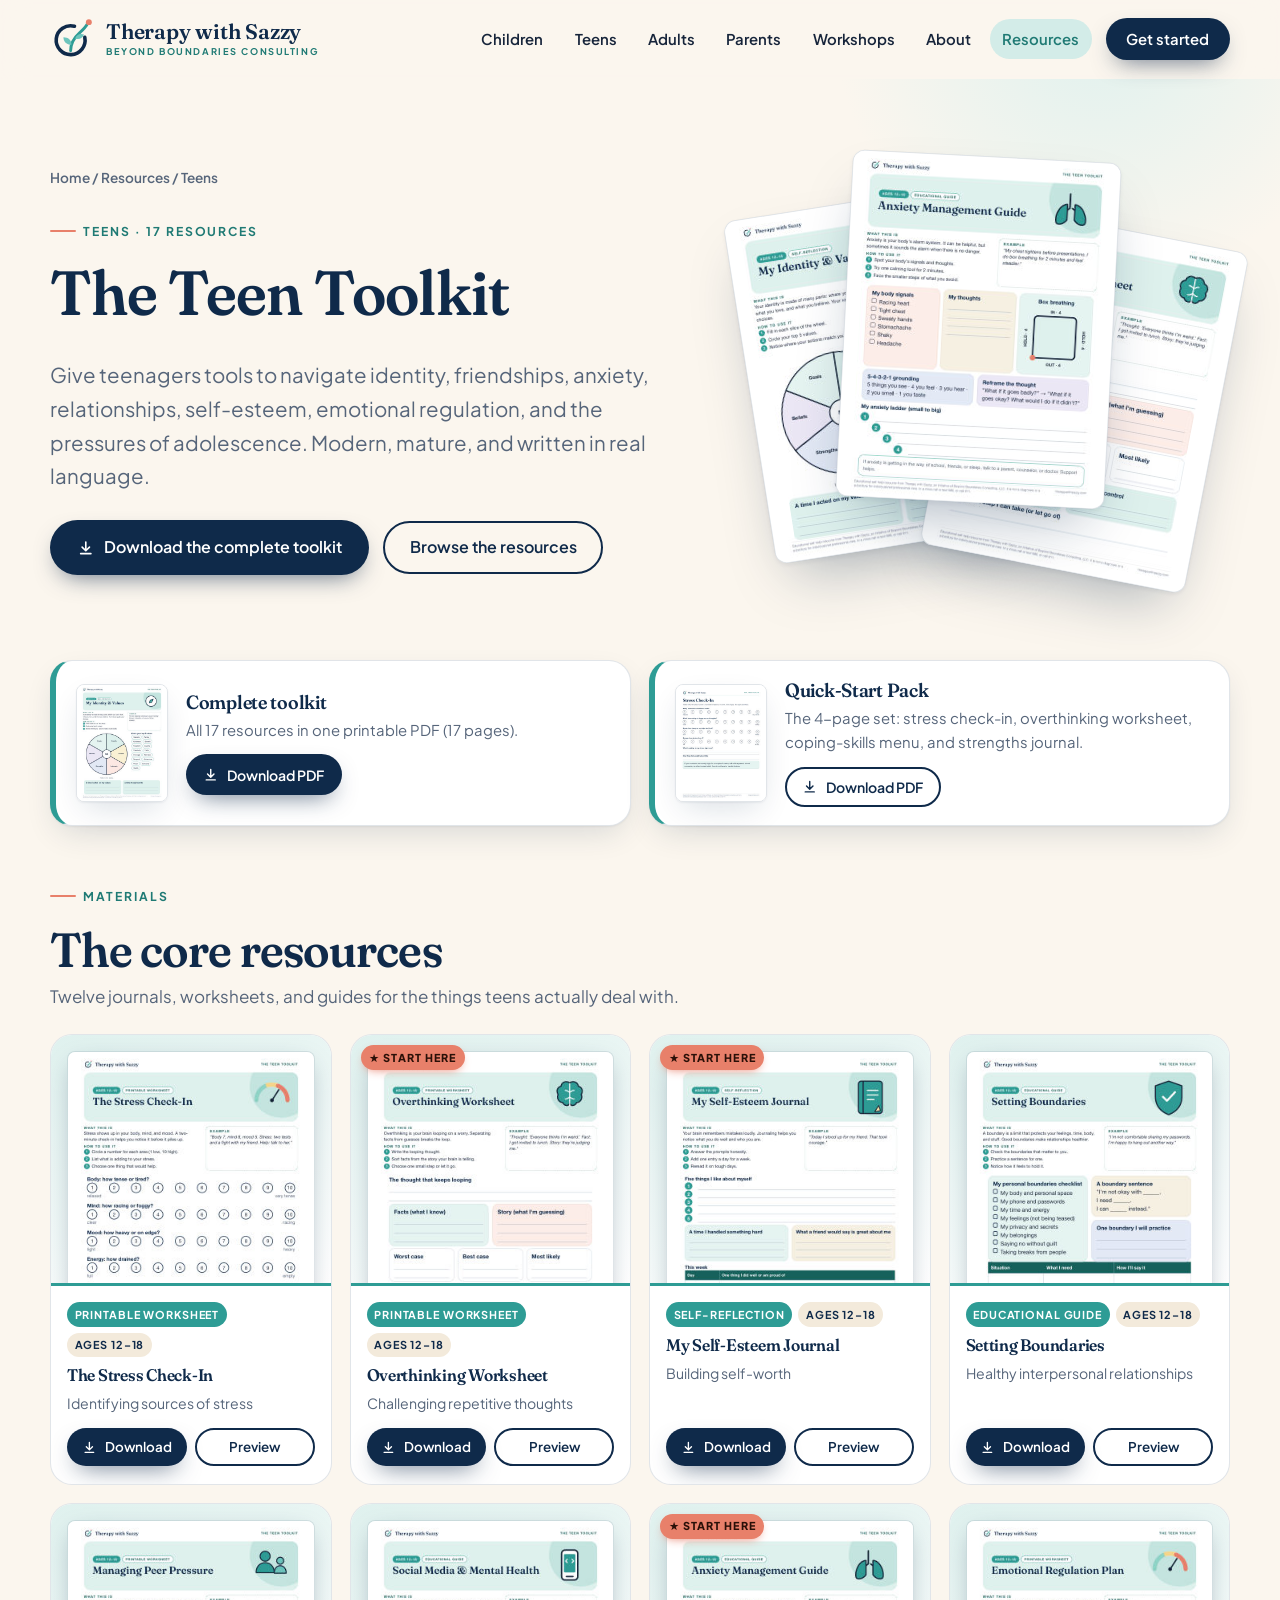
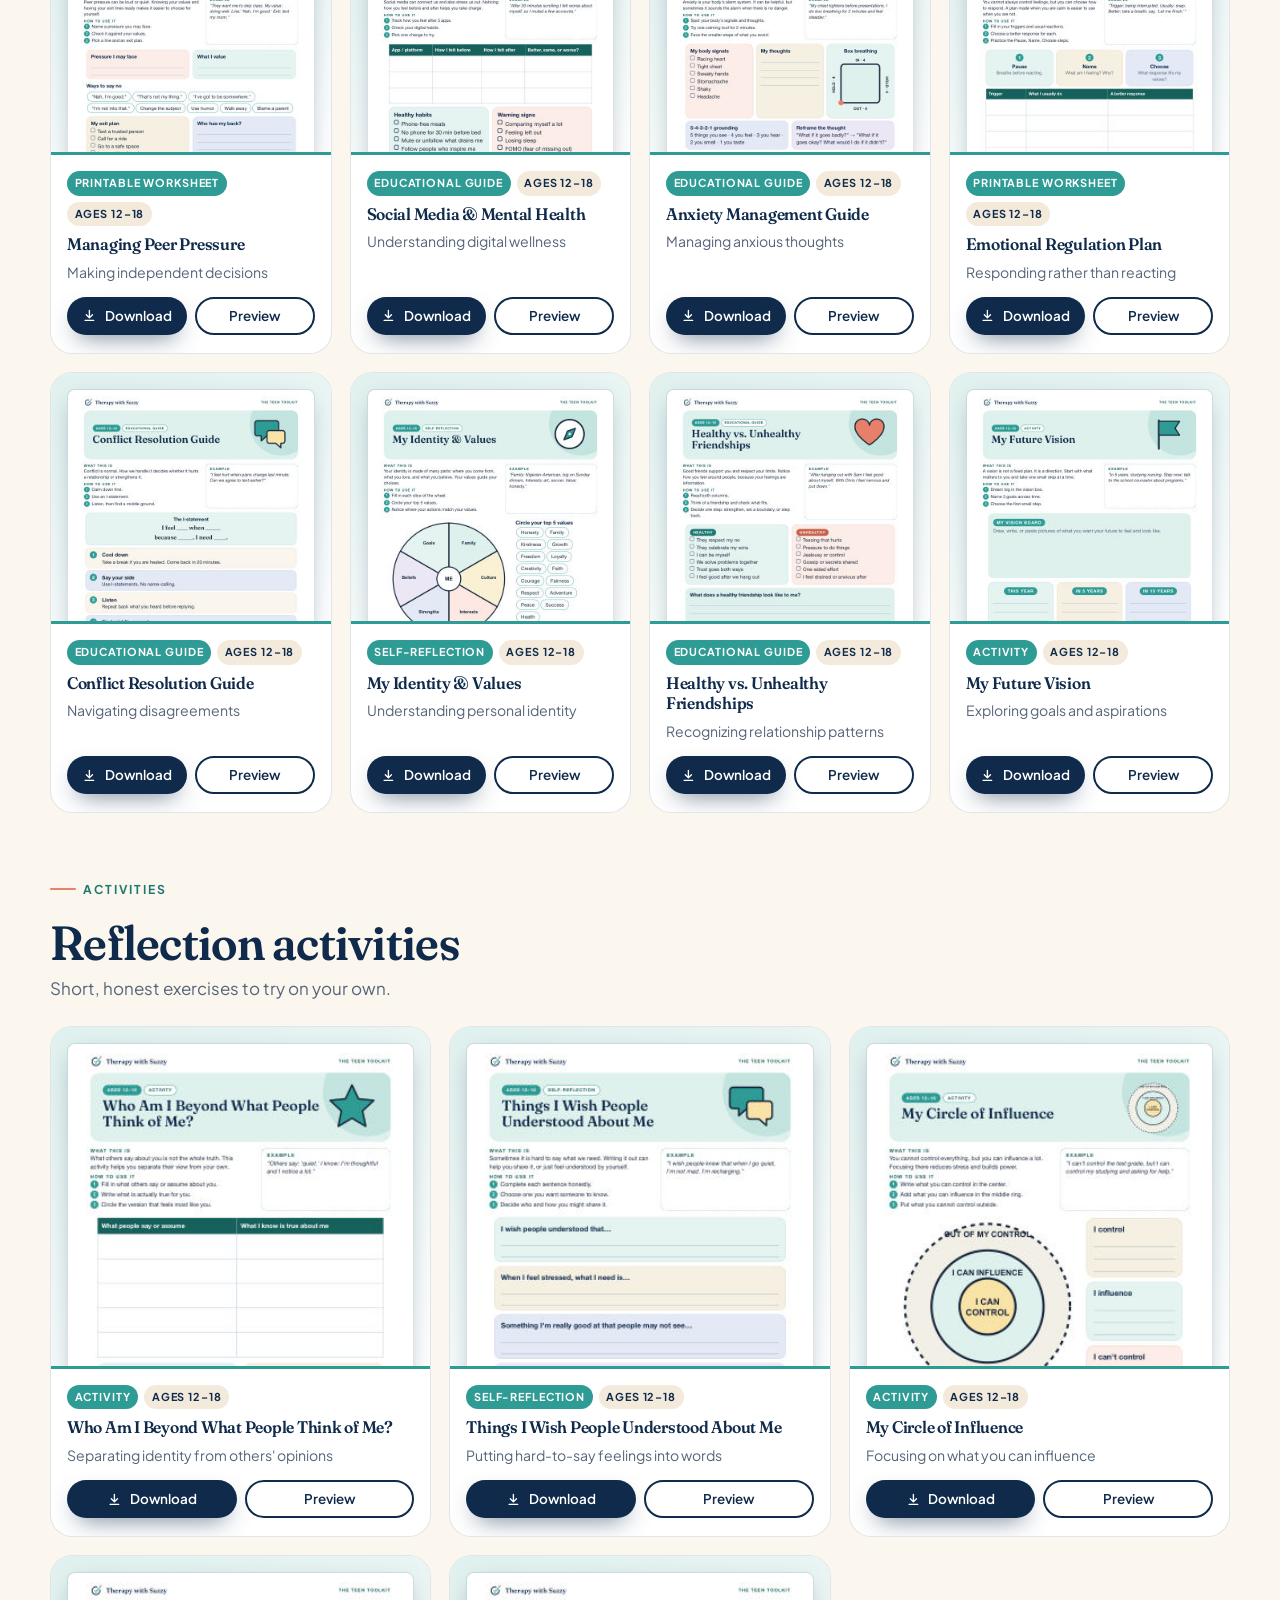
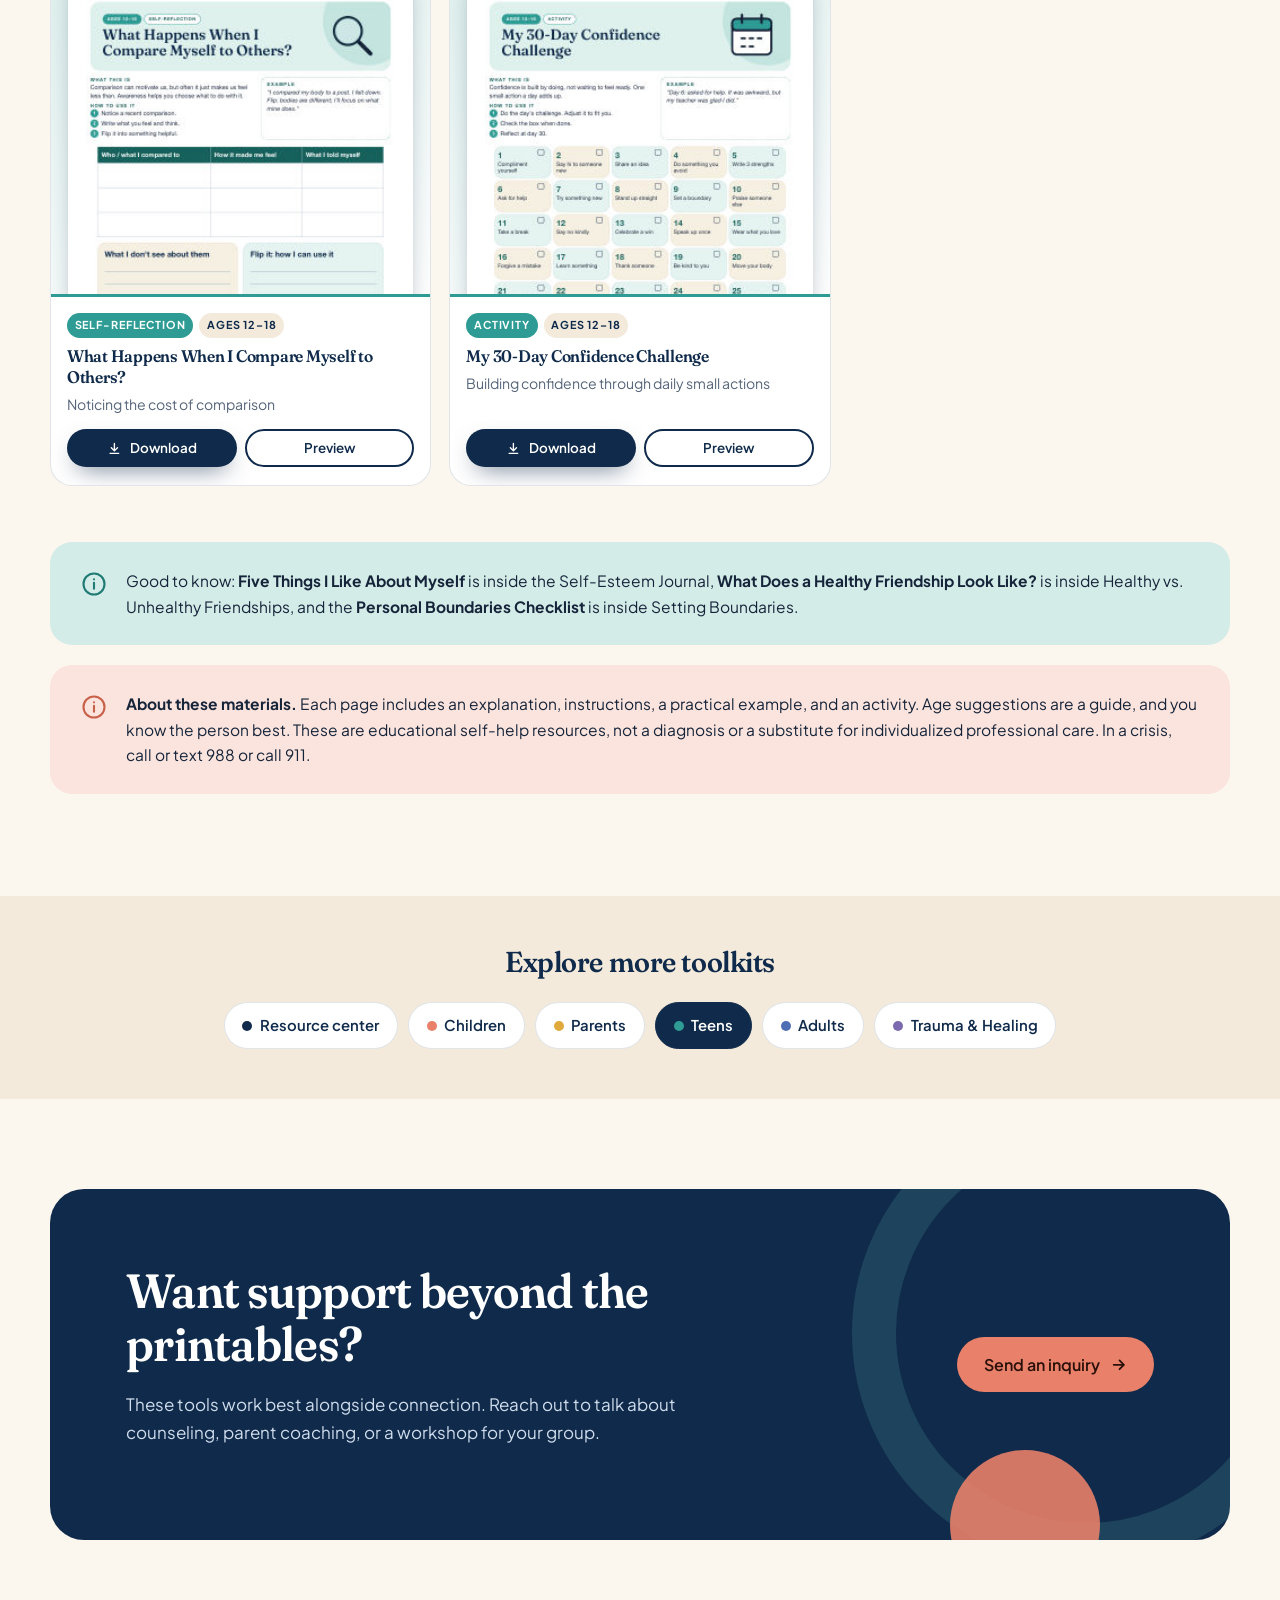
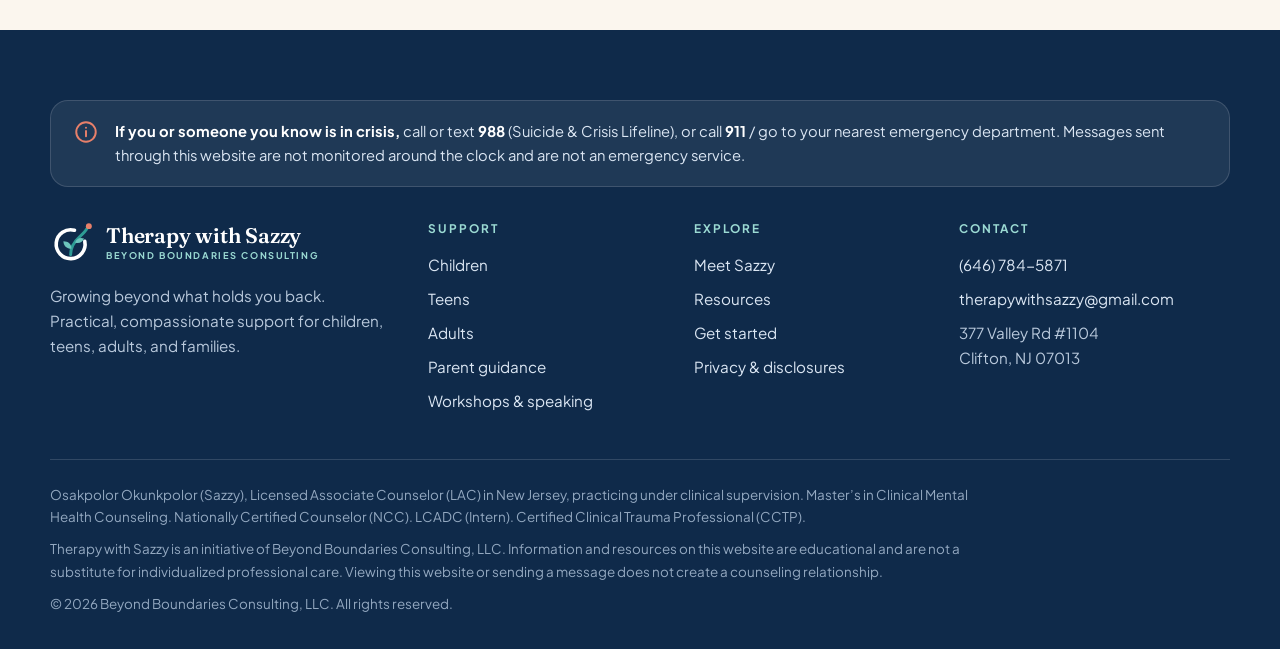
<file: toolkits/teens.html>
<!doctype html>
<html lang="en">
<head>
<meta charset="utf-8">
<meta name="viewport" content="width=device-width,initial-scale=1">
<title>The Teen Toolkit | Free Printable Resources | Therapy with Sazzy</title>
<meta name="description" content="Tools for identity, friendships, anxiety, self-esteem, and the pressures of adolescence. Free downloadable PDFs from Therapy with Sazzy.">
<meta name="theme-color" content="#0F2A4A">
<link rel="canonical" href="https://therapywithsazzy.com/toolkits/teens.html">
<meta property="og:type" content="website">
<meta property="og:site_name" content="Therapy with Sazzy">
<meta property="og:title" content="The Teen Toolkit | Free Printable Resources | Therapy with Sazzy">
<meta property="og:description" content="Tools for identity, friendships, anxiety, self-esteem, and the pressures of adolescence. Free downloadable PDFs from Therapy with Sazzy.">
<meta property="og:url" content="https://therapywithsazzy.com/toolkits/teens.html">
<meta property="og:image" content="https://therapywithsazzy.com/assets/img/og-image.jpg">
<meta name="twitter:card" content="summary_large_image">
<link rel="icon" href="/favicon.svg" type="image/svg+xml">
<link rel="icon" href="/favicon.ico" sizes="48x48">
<link rel="apple-touch-icon" href="/assets/logo/apple-touch-icon.png">
<link rel="manifest" href="/site.webmanifest">
<link rel="preconnect" href="https://fonts.googleapis.com">
<link rel="preconnect" href="https://fonts.gstatic.com" crossorigin>
<link href="https://fonts.googleapis.com/css2?family=Fraunces:ital,opsz,wght,SOFT@0,9..144,500;0,9..144,600;1,9..144,500&family=Plus+Jakarta+Sans:wght@400;500;600;700&display=swap" rel="stylesheet">
<script>document.documentElement.classList.add("js")</script>
<link rel="stylesheet" href="/css/style.css">

</head>
<body>
<a class="skip" href="#main">Skip to content</a>
<header class="site-header">
  <div class="wrap nav">
    <a class="brand" href="/" aria-label="Therapy with Sazzy — home"><svg viewBox="0 0 64 64" aria-hidden="true"><path d="M50.6 29.6 A21 21 0 1 1 35.6 13.5" fill="none" stroke="currentColor" stroke-width="5.2" stroke-linecap="round"/><path d="M30 49 C30 39 34 31 43 23 C48 18.5 52 14.5 55 9" fill="none" stroke="#2E9C95" stroke-width="4.2" stroke-linecap="round"/><path d="M31.2 40.5 C24 40.5 19.5 36 19.5 29.5 C26.5 29.5 31.2 33.5 31.2 40.5Z" fill="#6CC4BC"/><path d="M36.5 31.5 C43 33 47.5 31 49.5 25.5 C43.5 23.5 38.5 25.5 36.5 31.5Z" fill="#6CC4BC"/><circle cx="56.5" cy="7.5" r="4.3" fill="#E8806A"/></svg><span class="brand-text"><span class="brand-name">Therapy with Sazzy</span><span class="brand-sub">Beyond Boundaries Consulting</span></span></a>
    <button class="menu-btn" aria-expanded="false" aria-controls="nav-links" aria-label="Open menu"><span></span><span></span><span></span></button>
    <ul class="nav-links" id="nav-links"><li><a href="/children.html">Children</a></li><li><a href="/teens.html">Teens</a></li><li><a href="/adults.html">Adults</a></li><li><a href="/parents.html">Parents</a></li><li><a href="/workshops.html">Workshops</a></li><li><a href="/about.html">About</a></li><li><a href="/resources.html" aria-current="page">Resources</a></li><li><a class="btn btn-primary" href="/get-started.html">Get started</a></li></ul>
  </div>
</header>
<main id="main">
<section class="page-hero tk-hero" style="--c:#dff1ee;--a:#2E9C95;--s:#dff1ee;--d:#17625d"><div class="wrap">
  <div>
    <div class="crumbs"><a href="/">Home</a> / <a href="/resources.html">Resources</a> / Teens</div>
    <span class="eyebrow">Teens · 17 resources</span>
    <h1>The Teen Toolkit</h1>
    <p class="lead">Give teenagers tools to navigate identity, friendships, anxiety, relationships, self-esteem, emotional regulation, and the pressures of adolescence. Modern, mature, and written in real language.</p>
    <div class="cta-row"><a class="btn btn-primary" href="/resources/complete-teen.pdf" download><svg viewBox="0 0 24 24" fill="none" stroke="currentColor" stroke-width="2.2" stroke-linecap="round" stroke-linejoin="round" aria-hidden="true"><path d="M12 4v11M7 11l5 5 5-5M5 20h14"/></svg> Download the complete toolkit</a><a class="btn btn-ghost" href="#resources">Browse the resources</a></div>
  </div>
  <div class="fan reveal"><img src="/resources/thumbs/my-identity-and-values.jpg" alt="" loading="lazy"><img src="/resources/thumbs/anxiety-management-guide.jpg" alt="" loading="lazy"><img src="/resources/thumbs/overthinking-worksheet.jpg" alt="" loading="lazy"></div>
</div></section>
<section class="section" style="padding-top:10px;padding-bottom:30px"><div class="wrap">
  <div class="dl-strip">
    <div class="dl-card reveal" style="--a:#2E9C95"><img src="/resources/thumbs/my-identity-and-values.jpg" alt=""><div><h3>Complete toolkit</h3><p>All 17 resources in one printable PDF (17 pages).</p><a class="btn btn-primary btn-sm" href="/resources/complete-teen.pdf" download><svg viewBox="0 0 24 24" fill="none" stroke="currentColor" stroke-width="2.2" stroke-linecap="round" stroke-linejoin="round" aria-hidden="true"><path d="M12 4v11M7 11l5 5 5-5M5 20h14"/></svg> Download PDF</a></div></div>
    <div class="dl-card reveal" style="--a:#2E9C95;--d:.08s"><img src="/resources/thumbs/qs-teen.jpg" alt="First page of the Quick-Start Pack"><div><h3>Quick-Start Pack</h3><p>The 4-page set: stress check-in, overthinking worksheet, coping-skills menu, and strengths journal.</p><a class="btn btn-ghost btn-sm" href="/resources/teen-toolkit.pdf" download><svg viewBox="0 0 24 24" fill="none" stroke="currentColor" stroke-width="2.2" stroke-linecap="round" stroke-linejoin="round" aria-hidden="true"><path d="M12 4v11M7 11l5 5 5-5M5 20h14"/></svg> Download PDF</a></div></div>
  </div>
</div></section>
<section class="section" id="resources" style="padding-top:20px"><div class="wrap"><div class="group-head reveal"><div><span class="eyebrow">Materials</span><h2>The core resources</h2><p>Twelve journals, worksheets, and guides for the things teens actually deal with.</p></div></div><div class="rc-grid" style="margin-bottom:56px"><article class="rc-card reveal" style="--a:#2E9C95;--s:#dff1ee"><a class="rc-thumb" href="/resources/the-stress-check-in.pdf" target="_blank" rel="noopener" aria-label="Preview The Stress Check-In"><img loading="lazy" src="/resources/thumbs/the-stress-check-in.jpg" alt="Preview of The Stress Check-In"></a><div class="rc-body"><div class="rc-tags"><span>Printable worksheet</span><span>Ages 12–18</span></div><h3>The Stress Check-In</h3><p>Identifying sources of stress</p><div class="rc-actions"><a class="btn btn-primary" href="/resources/the-stress-check-in.pdf" download><svg viewBox="0 0 24 24" fill="none" stroke="currentColor" stroke-width="2.2" stroke-linecap="round" stroke-linejoin="round" aria-hidden="true"><path d="M12 4v11M7 11l5 5 5-5M5 20h14"/></svg> Download</a><a class="btn btn-ghost" href="/resources/the-stress-check-in.pdf" target="_blank" rel="noopener">Preview</a></div></div></article><article class="rc-card reveal" style="--a:#2E9C95;--s:#dff1ee"><a class="rc-thumb" href="/resources/overthinking-worksheet.pdf" target="_blank" rel="noopener" aria-label="Preview Overthinking Worksheet"><span class="star">★ Start here</span><img loading="lazy" src="/resources/thumbs/overthinking-worksheet.jpg" alt="Preview of Overthinking Worksheet"></a><div class="rc-body"><div class="rc-tags"><span>Printable worksheet</span><span>Ages 12–18</span></div><h3>Overthinking Worksheet</h3><p>Challenging repetitive thoughts</p><div class="rc-actions"><a class="btn btn-primary" href="/resources/overthinking-worksheet.pdf" download><svg viewBox="0 0 24 24" fill="none" stroke="currentColor" stroke-width="2.2" stroke-linecap="round" stroke-linejoin="round" aria-hidden="true"><path d="M12 4v11M7 11l5 5 5-5M5 20h14"/></svg> Download</a><a class="btn btn-ghost" href="/resources/overthinking-worksheet.pdf" target="_blank" rel="noopener">Preview</a></div></div></article><article class="rc-card reveal" style="--a:#2E9C95;--s:#dff1ee"><a class="rc-thumb" href="/resources/my-self-esteem-journal.pdf" target="_blank" rel="noopener" aria-label="Preview My Self-Esteem Journal"><span class="star">★ Start here</span><img loading="lazy" src="/resources/thumbs/my-self-esteem-journal.jpg" alt="Preview of My Self-Esteem Journal"></a><div class="rc-body"><div class="rc-tags"><span>Self-reflection</span><span>Ages 12–18</span></div><h3>My Self-Esteem Journal</h3><p>Building self-worth</p><div class="rc-actions"><a class="btn btn-primary" href="/resources/my-self-esteem-journal.pdf" download><svg viewBox="0 0 24 24" fill="none" stroke="currentColor" stroke-width="2.2" stroke-linecap="round" stroke-linejoin="round" aria-hidden="true"><path d="M12 4v11M7 11l5 5 5-5M5 20h14"/></svg> Download</a><a class="btn btn-ghost" href="/resources/my-self-esteem-journal.pdf" target="_blank" rel="noopener">Preview</a></div></div></article><article class="rc-card reveal" style="--a:#2E9C95;--s:#dff1ee"><a class="rc-thumb" href="/resources/setting-boundaries-teens.pdf" target="_blank" rel="noopener" aria-label="Preview Setting Boundaries"><img loading="lazy" src="/resources/thumbs/setting-boundaries-teens.jpg" alt="Preview of Setting Boundaries"></a><div class="rc-body"><div class="rc-tags"><span>Educational guide</span><span>Ages 12–18</span></div><h3>Setting Boundaries</h3><p>Healthy interpersonal relationships</p><div class="rc-actions"><a class="btn btn-primary" href="/resources/setting-boundaries-teens.pdf" download><svg viewBox="0 0 24 24" fill="none" stroke="currentColor" stroke-width="2.2" stroke-linecap="round" stroke-linejoin="round" aria-hidden="true"><path d="M12 4v11M7 11l5 5 5-5M5 20h14"/></svg> Download</a><a class="btn btn-ghost" href="/resources/setting-boundaries-teens.pdf" target="_blank" rel="noopener">Preview</a></div></div></article><article class="rc-card reveal" style="--a:#2E9C95;--s:#dff1ee"><a class="rc-thumb" href="/resources/managing-peer-pressure.pdf" target="_blank" rel="noopener" aria-label="Preview Managing Peer Pressure"><img loading="lazy" src="/resources/thumbs/managing-peer-pressure.jpg" alt="Preview of Managing Peer Pressure"></a><div class="rc-body"><div class="rc-tags"><span>Printable worksheet</span><span>Ages 12–18</span></div><h3>Managing Peer Pressure</h3><p>Making independent decisions</p><div class="rc-actions"><a class="btn btn-primary" href="/resources/managing-peer-pressure.pdf" download><svg viewBox="0 0 24 24" fill="none" stroke="currentColor" stroke-width="2.2" stroke-linecap="round" stroke-linejoin="round" aria-hidden="true"><path d="M12 4v11M7 11l5 5 5-5M5 20h14"/></svg> Download</a><a class="btn btn-ghost" href="/resources/managing-peer-pressure.pdf" target="_blank" rel="noopener">Preview</a></div></div></article><article class="rc-card reveal" style="--a:#2E9C95;--s:#dff1ee"><a class="rc-thumb" href="/resources/social-media-and-mental-health.pdf" target="_blank" rel="noopener" aria-label="Preview Social Media & Mental Health"><img loading="lazy" src="/resources/thumbs/social-media-and-mental-health.jpg" alt="Preview of Social Media & Mental Health"></a><div class="rc-body"><div class="rc-tags"><span>Educational guide</span><span>Ages 12–18</span></div><h3>Social Media & Mental Health</h3><p>Understanding digital wellness</p><div class="rc-actions"><a class="btn btn-primary" href="/resources/social-media-and-mental-health.pdf" download><svg viewBox="0 0 24 24" fill="none" stroke="currentColor" stroke-width="2.2" stroke-linecap="round" stroke-linejoin="round" aria-hidden="true"><path d="M12 4v11M7 11l5 5 5-5M5 20h14"/></svg> Download</a><a class="btn btn-ghost" href="/resources/social-media-and-mental-health.pdf" target="_blank" rel="noopener">Preview</a></div></div></article><article class="rc-card reveal" style="--a:#2E9C95;--s:#dff1ee"><a class="rc-thumb" href="/resources/anxiety-management-guide.pdf" target="_blank" rel="noopener" aria-label="Preview Anxiety Management Guide"><span class="star">★ Start here</span><img loading="lazy" src="/resources/thumbs/anxiety-management-guide.jpg" alt="Preview of Anxiety Management Guide"></a><div class="rc-body"><div class="rc-tags"><span>Educational guide</span><span>Ages 12–18</span></div><h3>Anxiety Management Guide</h3><p>Managing anxious thoughts</p><div class="rc-actions"><a class="btn btn-primary" href="/resources/anxiety-management-guide.pdf" download><svg viewBox="0 0 24 24" fill="none" stroke="currentColor" stroke-width="2.2" stroke-linecap="round" stroke-linejoin="round" aria-hidden="true"><path d="M12 4v11M7 11l5 5 5-5M5 20h14"/></svg> Download</a><a class="btn btn-ghost" href="/resources/anxiety-management-guide.pdf" target="_blank" rel="noopener">Preview</a></div></div></article><article class="rc-card reveal" style="--a:#2E9C95;--s:#dff1ee"><a class="rc-thumb" href="/resources/emotional-regulation-plan.pdf" target="_blank" rel="noopener" aria-label="Preview Emotional Regulation Plan"><img loading="lazy" src="/resources/thumbs/emotional-regulation-plan.jpg" alt="Preview of Emotional Regulation Plan"></a><div class="rc-body"><div class="rc-tags"><span>Printable worksheet</span><span>Ages 12–18</span></div><h3>Emotional Regulation Plan</h3><p>Responding rather than reacting</p><div class="rc-actions"><a class="btn btn-primary" href="/resources/emotional-regulation-plan.pdf" download><svg viewBox="0 0 24 24" fill="none" stroke="currentColor" stroke-width="2.2" stroke-linecap="round" stroke-linejoin="round" aria-hidden="true"><path d="M12 4v11M7 11l5 5 5-5M5 20h14"/></svg> Download</a><a class="btn btn-ghost" href="/resources/emotional-regulation-plan.pdf" target="_blank" rel="noopener">Preview</a></div></div></article><article class="rc-card reveal" style="--a:#2E9C95;--s:#dff1ee"><a class="rc-thumb" href="/resources/conflict-resolution-guide.pdf" target="_blank" rel="noopener" aria-label="Preview Conflict Resolution Guide"><img loading="lazy" src="/resources/thumbs/conflict-resolution-guide.jpg" alt="Preview of Conflict Resolution Guide"></a><div class="rc-body"><div class="rc-tags"><span>Educational guide</span><span>Ages 12–18</span></div><h3>Conflict Resolution Guide</h3><p>Navigating disagreements</p><div class="rc-actions"><a class="btn btn-primary" href="/resources/conflict-resolution-guide.pdf" download><svg viewBox="0 0 24 24" fill="none" stroke="currentColor" stroke-width="2.2" stroke-linecap="round" stroke-linejoin="round" aria-hidden="true"><path d="M12 4v11M7 11l5 5 5-5M5 20h14"/></svg> Download</a><a class="btn btn-ghost" href="/resources/conflict-resolution-guide.pdf" target="_blank" rel="noopener">Preview</a></div></div></article><article class="rc-card reveal" style="--a:#2E9C95;--s:#dff1ee"><a class="rc-thumb" href="/resources/my-identity-and-values.pdf" target="_blank" rel="noopener" aria-label="Preview My Identity & Values"><img loading="lazy" src="/resources/thumbs/my-identity-and-values.jpg" alt="Preview of My Identity & Values"></a><div class="rc-body"><div class="rc-tags"><span>Self-reflection</span><span>Ages 12–18</span></div><h3>My Identity & Values</h3><p>Understanding personal identity</p><div class="rc-actions"><a class="btn btn-primary" href="/resources/my-identity-and-values.pdf" download><svg viewBox="0 0 24 24" fill="none" stroke="currentColor" stroke-width="2.2" stroke-linecap="round" stroke-linejoin="round" aria-hidden="true"><path d="M12 4v11M7 11l5 5 5-5M5 20h14"/></svg> Download</a><a class="btn btn-ghost" href="/resources/my-identity-and-values.pdf" target="_blank" rel="noopener">Preview</a></div></div></article><article class="rc-card reveal" style="--a:#2E9C95;--s:#dff1ee"><a class="rc-thumb" href="/resources/healthy-vs-unhealthy-friendships.pdf" target="_blank" rel="noopener" aria-label="Preview Healthy vs. Unhealthy Friendships"><img loading="lazy" src="/resources/thumbs/healthy-vs-unhealthy-friendships.jpg" alt="Preview of Healthy vs. Unhealthy Friendships"></a><div class="rc-body"><div class="rc-tags"><span>Educational guide</span><span>Ages 12–18</span></div><h3>Healthy vs. Unhealthy Friendships</h3><p>Recognizing relationship patterns</p><div class="rc-actions"><a class="btn btn-primary" href="/resources/healthy-vs-unhealthy-friendships.pdf" download><svg viewBox="0 0 24 24" fill="none" stroke="currentColor" stroke-width="2.2" stroke-linecap="round" stroke-linejoin="round" aria-hidden="true"><path d="M12 4v11M7 11l5 5 5-5M5 20h14"/></svg> Download</a><a class="btn btn-ghost" href="/resources/healthy-vs-unhealthy-friendships.pdf" target="_blank" rel="noopener">Preview</a></div></div></article><article class="rc-card reveal" style="--a:#2E9C95;--s:#dff1ee"><a class="rc-thumb" href="/resources/my-future-vision.pdf" target="_blank" rel="noopener" aria-label="Preview My Future Vision"><img loading="lazy" src="/resources/thumbs/my-future-vision.jpg" alt="Preview of My Future Vision"></a><div class="rc-body"><div class="rc-tags"><span>Activity</span><span>Ages 12–18</span></div><h3>My Future Vision</h3><p>Exploring goals and aspirations</p><div class="rc-actions"><a class="btn btn-primary" href="/resources/my-future-vision.pdf" download><svg viewBox="0 0 24 24" fill="none" stroke="currentColor" stroke-width="2.2" stroke-linecap="round" stroke-linejoin="round" aria-hidden="true"><path d="M12 4v11M7 11l5 5 5-5M5 20h14"/></svg> Download</a><a class="btn btn-ghost" href="/resources/my-future-vision.pdf" target="_blank" rel="noopener">Preview</a></div></div></article></div><div class="group-head reveal"><div><span class="eyebrow">Activities</span><h2>Reflection activities</h2><p>Short, honest exercises to try on your own.</p></div></div><div class="rc-grid three" style="margin-bottom:56px"><article class="rc-card reveal" style="--a:#2E9C95;--s:#dff1ee"><a class="rc-thumb" href="/resources/who-am-i-beyond-what-people-think.pdf" target="_blank" rel="noopener" aria-label="Preview Who Am I Beyond What People Think of Me?"><img loading="lazy" src="/resources/thumbs/who-am-i-beyond-what-people-think.jpg" alt="Preview of Who Am I Beyond What People Think of Me?"></a><div class="rc-body"><div class="rc-tags"><span>Activity</span><span>Ages 12–18</span></div><h3>Who Am I Beyond What People Think of Me?</h3><p>Separating identity from others' opinions</p><div class="rc-actions"><a class="btn btn-primary" href="/resources/who-am-i-beyond-what-people-think.pdf" download><svg viewBox="0 0 24 24" fill="none" stroke="currentColor" stroke-width="2.2" stroke-linecap="round" stroke-linejoin="round" aria-hidden="true"><path d="M12 4v11M7 11l5 5 5-5M5 20h14"/></svg> Download</a><a class="btn btn-ghost" href="/resources/who-am-i-beyond-what-people-think.pdf" target="_blank" rel="noopener">Preview</a></div></div></article><article class="rc-card reveal" style="--a:#2E9C95;--s:#dff1ee"><a class="rc-thumb" href="/resources/things-i-wish-people-understood.pdf" target="_blank" rel="noopener" aria-label="Preview Things I Wish People Understood About Me"><img loading="lazy" src="/resources/thumbs/things-i-wish-people-understood.jpg" alt="Preview of Things I Wish People Understood About Me"></a><div class="rc-body"><div class="rc-tags"><span>Self-reflection</span><span>Ages 12–18</span></div><h3>Things I Wish People Understood About Me</h3><p>Putting hard-to-say feelings into words</p><div class="rc-actions"><a class="btn btn-primary" href="/resources/things-i-wish-people-understood.pdf" download><svg viewBox="0 0 24 24" fill="none" stroke="currentColor" stroke-width="2.2" stroke-linecap="round" stroke-linejoin="round" aria-hidden="true"><path d="M12 4v11M7 11l5 5 5-5M5 20h14"/></svg> Download</a><a class="btn btn-ghost" href="/resources/things-i-wish-people-understood.pdf" target="_blank" rel="noopener">Preview</a></div></div></article><article class="rc-card reveal" style="--a:#2E9C95;--s:#dff1ee"><a class="rc-thumb" href="/resources/my-circle-of-influence.pdf" target="_blank" rel="noopener" aria-label="Preview My Circle of Influence"><img loading="lazy" src="/resources/thumbs/my-circle-of-influence.jpg" alt="Preview of My Circle of Influence"></a><div class="rc-body"><div class="rc-tags"><span>Activity</span><span>Ages 12–18</span></div><h3>My Circle of Influence</h3><p>Focusing on what you can influence</p><div class="rc-actions"><a class="btn btn-primary" href="/resources/my-circle-of-influence.pdf" download><svg viewBox="0 0 24 24" fill="none" stroke="currentColor" stroke-width="2.2" stroke-linecap="round" stroke-linejoin="round" aria-hidden="true"><path d="M12 4v11M7 11l5 5 5-5M5 20h14"/></svg> Download</a><a class="btn btn-ghost" href="/resources/my-circle-of-influence.pdf" target="_blank" rel="noopener">Preview</a></div></div></article><article class="rc-card reveal" style="--a:#2E9C95;--s:#dff1ee"><a class="rc-thumb" href="/resources/what-happens-when-i-compare-myself.pdf" target="_blank" rel="noopener" aria-label="Preview What Happens When I Compare Myself to Others?"><img loading="lazy" src="/resources/thumbs/what-happens-when-i-compare-myself.jpg" alt="Preview of What Happens When I Compare Myself to Others?"></a><div class="rc-body"><div class="rc-tags"><span>Self-reflection</span><span>Ages 12–18</span></div><h3>What Happens When I Compare Myself to Others?</h3><p>Noticing the cost of comparison</p><div class="rc-actions"><a class="btn btn-primary" href="/resources/what-happens-when-i-compare-myself.pdf" download><svg viewBox="0 0 24 24" fill="none" stroke="currentColor" stroke-width="2.2" stroke-linecap="round" stroke-linejoin="round" aria-hidden="true"><path d="M12 4v11M7 11l5 5 5-5M5 20h14"/></svg> Download</a><a class="btn btn-ghost" href="/resources/what-happens-when-i-compare-myself.pdf" target="_blank" rel="noopener">Preview</a></div></div></article><article class="rc-card reveal" style="--a:#2E9C95;--s:#dff1ee"><a class="rc-thumb" href="/resources/30-day-confidence-challenge.pdf" target="_blank" rel="noopener" aria-label="Preview My 30-Day Confidence Challenge"><img loading="lazy" src="/resources/thumbs/30-day-confidence-challenge.jpg" alt="Preview of My 30-Day Confidence Challenge"></a><div class="rc-body"><div class="rc-tags"><span>Activity</span><span>Ages 12–18</span></div><h3>My 30-Day Confidence Challenge</h3><p>Building confidence through daily small actions</p><div class="rc-actions"><a class="btn btn-primary" href="/resources/30-day-confidence-challenge.pdf" download><svg viewBox="0 0 24 24" fill="none" stroke="currentColor" stroke-width="2.2" stroke-linecap="round" stroke-linejoin="round" aria-hidden="true"><path d="M12 4v11M7 11l5 5 5-5M5 20h14"/></svg> Download</a><a class="btn btn-ghost" href="/resources/30-day-confidence-challenge.pdf" target="_blank" rel="noopener">Preview</a></div></div></article></div><div class="callout reveal"><svg viewBox="0 0 24 24" fill="none" stroke="currentColor" stroke-width="1.8" stroke-linecap="round" stroke-linejoin="round" aria-hidden="true"><circle cx="12" cy="12" r="9"/><path d="M12 11v5M12 8v.01"/></svg><p>Good to know: <b>Five Things I Like About Myself</b> is inside the Self-Esteem Journal, <b>What Does a Healthy Friendship Look Like?</b> is inside Healthy vs. Unhealthy Friendships, and the <b>Personal Boundaries Checklist</b> is inside Setting Boundaries.</p></div><div class="callout coral reveal" style="margin-top:20px"><svg viewBox="0 0 24 24" fill="none" stroke="currentColor" stroke-width="1.8" stroke-linecap="round" stroke-linejoin="round" aria-hidden="true"><circle cx="12" cy="12" r="9"/><path d="M12 11v5M12 8v.01"/></svg><p><strong>About these materials.</strong> Each page includes an explanation, instructions, a practical example, and an activity. Age suggestions are a guide, and you know the person best. These are educational self-help resources, not a diagnosis or a substitute for individualized professional care. In a crisis, call or text 988 or call 911.</p></div></div></section>
<section class="section band-sand" style="padding:50px 0"><div class="wrap"><div class="section-head center reveal" style="margin-bottom:24px"><h2 style="font-size:1.8rem">Explore more toolkits</h2></div><div class="tk-nav"><a href="/resources.html" style="--c:#0F2A4A"><i></i>Resource center</a><a href="/toolkits/children.html"  style="--c:#E8806A"><i></i>Children</a><a href="/toolkits/parents.html"  style="--c:#E0A93B"><i></i>Parents</a><a href="/toolkits/teens.html" aria-current="page" style="--c:#2E9C95"><i></i>Teens</a><a href="/toolkits/adults.html"  style="--c:#4F6FB5"><i></i>Adults</a><a href="/toolkits/trauma-healing.html"  style="--c:#7B6AAE"><i></i>Trauma & Healing</a></div></div></section>
<section class="cta"><div class="wrap"><div class="cta-card reveal"><div><h2>Want support beyond the printables?</h2><p>These tools work best alongside connection. Reach out to talk about counseling, parent coaching, or a workshop for your group.</p></div><div class="cta-row"><a class="btn btn-coral" href="/get-started.html">Send an inquiry <svg viewBox="0 0 24 24" fill="none" stroke="currentColor" stroke-width="2.4" stroke-linecap="round" stroke-linejoin="round" aria-hidden="true"><path d="M5 12h14M13 6l6 6-6 6"/></svg></a></div></div></div></section>
</main>
<footer class="site-footer">
  <div class="wrap">
    <div class="crisis"><svg viewBox="0 0 24 24" fill="none" stroke="currentColor" stroke-width="1.8" stroke-linecap="round" stroke-linejoin="round" aria-hidden="true"><circle cx="12" cy="12" r="9"/><path d="M12 11v5M12 8v.01"/></svg><p><strong>If you or someone you know is in crisis,</strong> call or text <strong>988</strong> (Suicide &amp; Crisis Lifeline), or call <strong>911</strong> / go to your nearest emergency department. Messages sent through this website are not monitored around the clock and are not an emergency service.</p></div>
    <div class="foot-grid">
      <div class="foot-brand">
        <a class="brand" href="/"><svg viewBox="0 0 64 64" aria-hidden="true"><path d="M50.6 29.6 A21 21 0 1 1 35.6 13.5" fill="none" stroke="currentColor" stroke-width="5.2" stroke-linecap="round"/><path d="M30 49 C30 39 34 31 43 23 C48 18.5 52 14.5 55 9" fill="none" stroke="#2E9C95" stroke-width="4.2" stroke-linecap="round"/><path d="M31.2 40.5 C24 40.5 19.5 36 19.5 29.5 C26.5 29.5 31.2 33.5 31.2 40.5Z" fill="#6CC4BC"/><path d="M36.5 31.5 C43 33 47.5 31 49.5 25.5 C43.5 23.5 38.5 25.5 36.5 31.5Z" fill="#6CC4BC"/><circle cx="56.5" cy="7.5" r="4.3" fill="#E8806A"/></svg><span class="brand-text"><span class="brand-name">Therapy with Sazzy</span><span class="brand-sub">Beyond Boundaries Consulting</span></span></a>
        <p>Growing beyond what holds you back. Practical, compassionate support for children, teens, adults, and families.</p>
      </div>
      <div><h4>Support</h4><ul><li><a href="/children.html">Children</a></li><li><a href="/teens.html">Teens</a></li><li><a href="/adults.html">Adults</a></li><li><a href="/parents.html">Parent guidance</a></li><li><a href="/workshops.html">Workshops &amp; speaking</a></li></ul></div>
      <div><h4>Explore</h4><ul><li><a href="/about.html">Meet Sazzy</a></li><li><a href="/resources.html">Resources</a></li><li><a href="/get-started.html">Get started</a></li><li><a href="/privacy.html">Privacy &amp; disclosures</a></li></ul></div>
      <div><h4>Contact</h4><ul><li><a href="tel:+16467845871">(646) 784-5871</a></li><li><a href="mailto:therapywithsazzy@gmail.com">therapywithsazzy@gmail.com</a></li><li>377 Valley Rd #1104<br>Clifton, NJ 07013</li></ul></div>
    </div>
    <div class="legal">
      <p>Osakpolor Okunkpolor (Sazzy), Licensed Associate Counselor (LAC) in New Jersey, practicing under clinical supervision. Master&rsquo;s in Clinical Mental Health Counseling. Nationally Certified Counselor (NCC). LCADC (Intern). Certified Clinical Trauma Professional (CCTP).</p>
      <p>Therapy with Sazzy is an initiative of Beyond Boundaries Consulting, LLC. Information and resources on this website are educational and are not a substitute for individualized professional care. Viewing this website or sending a message does not create a counseling relationship.</p>
      <p>&copy; <span id="yr">2026</span> Beyond Boundaries Consulting, LLC. All rights reserved.</p>
    </div>
  </div>
</footer>
<script src="/js/main.js" defer></script>
<script>document.getElementById('yr').textContent=new Date().getFullYear()</script>
</body>
</html>
</file>
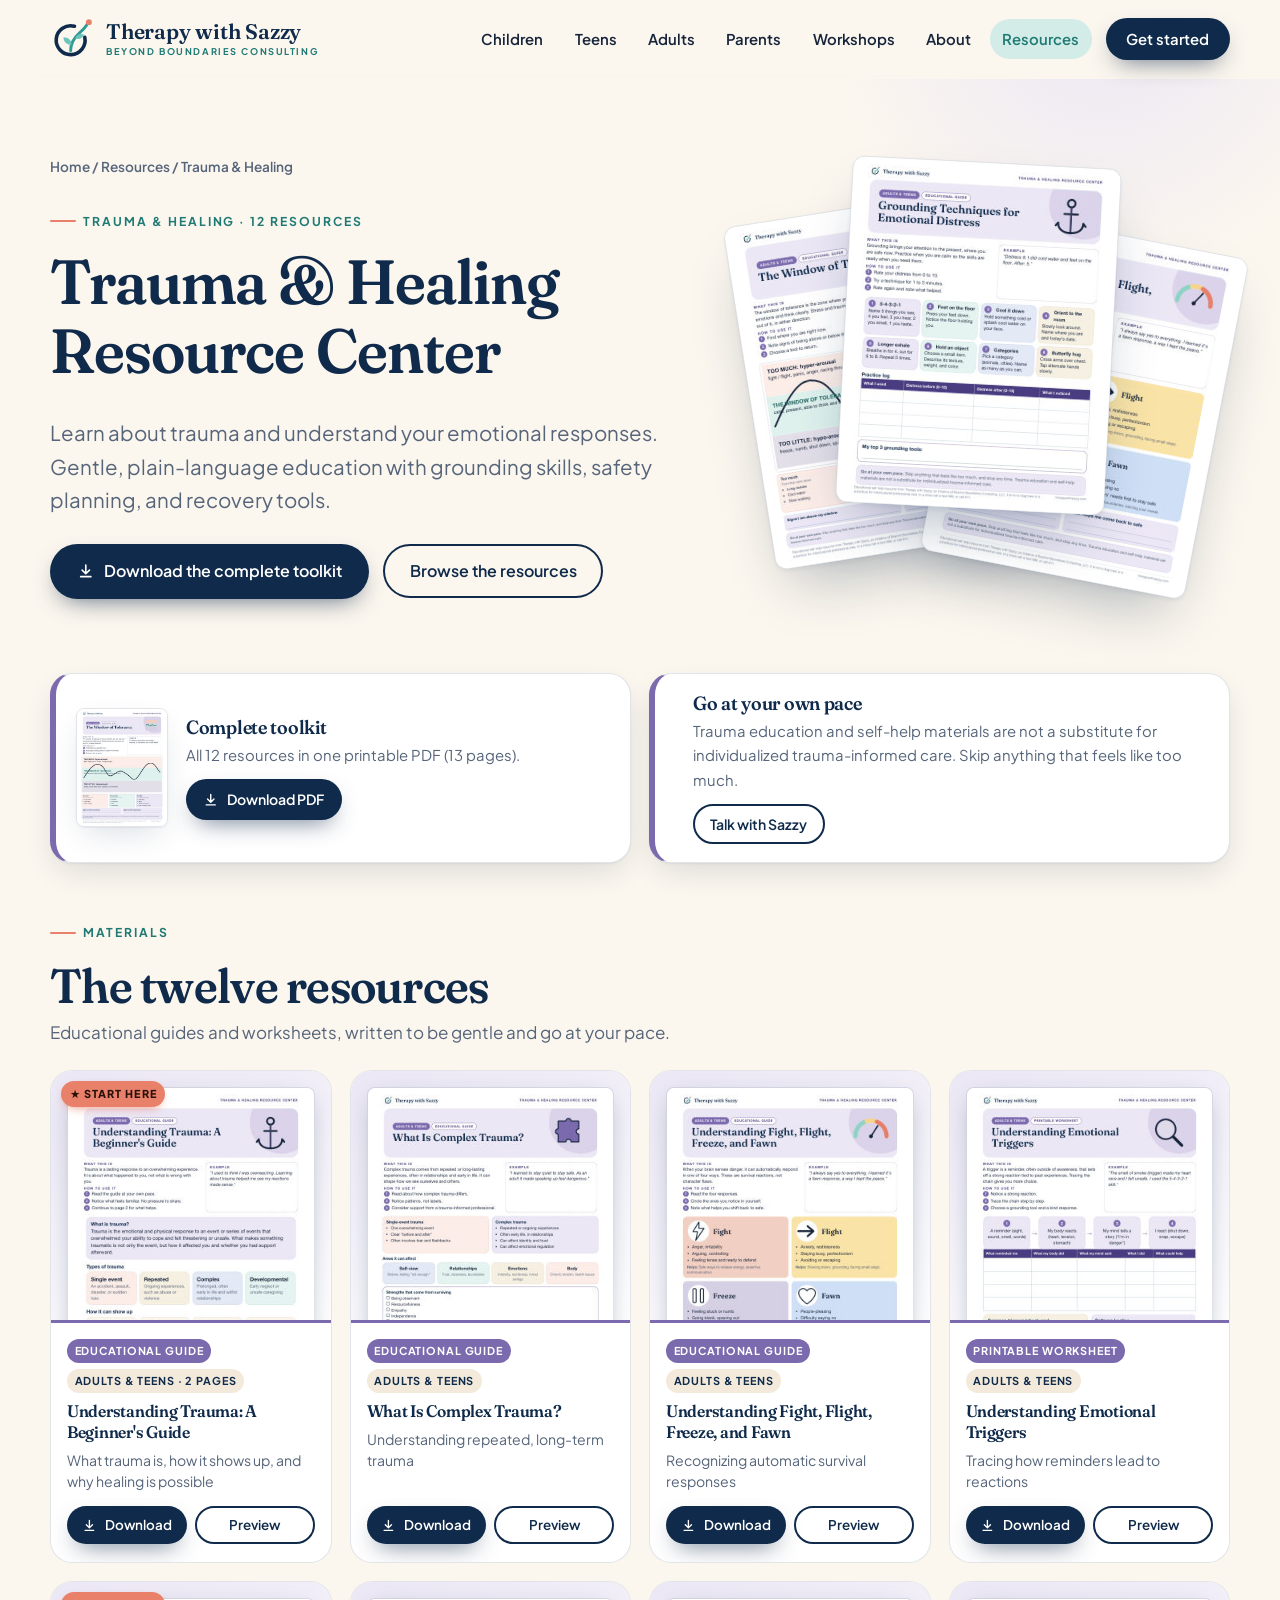
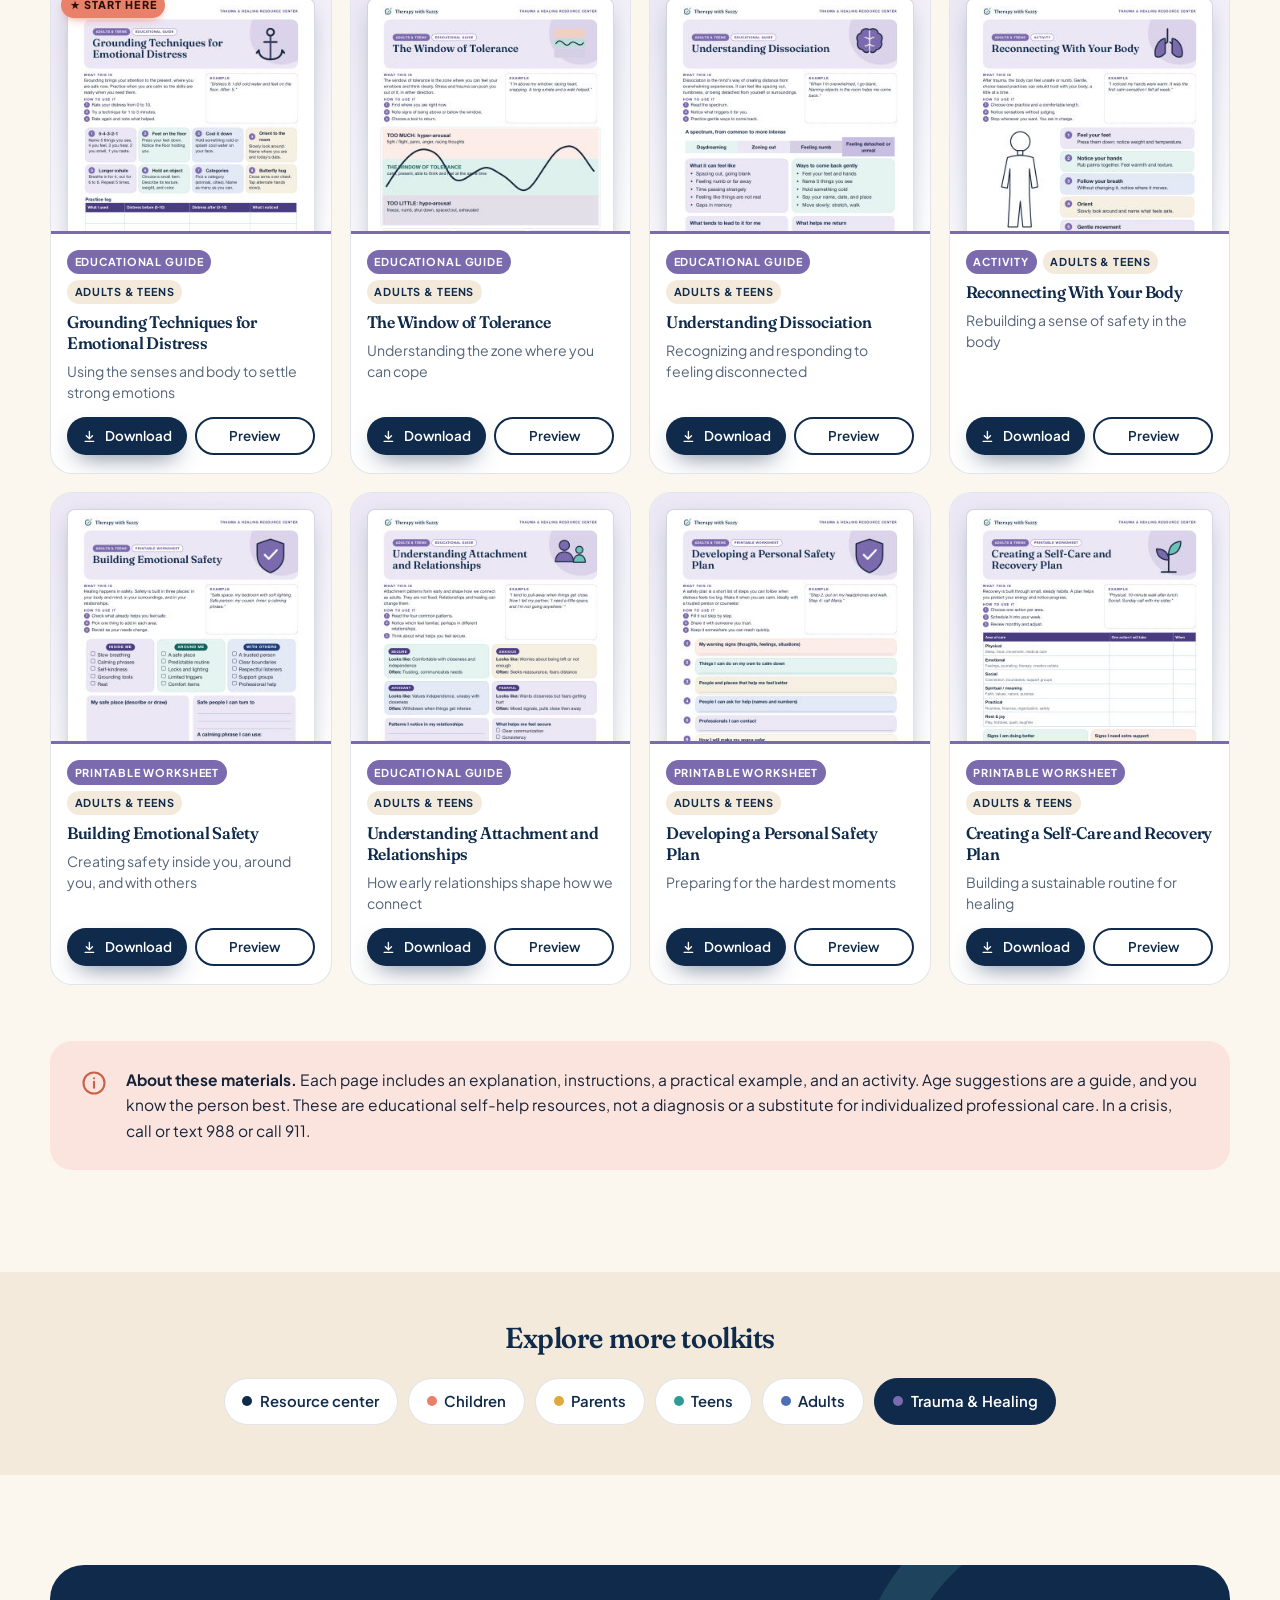
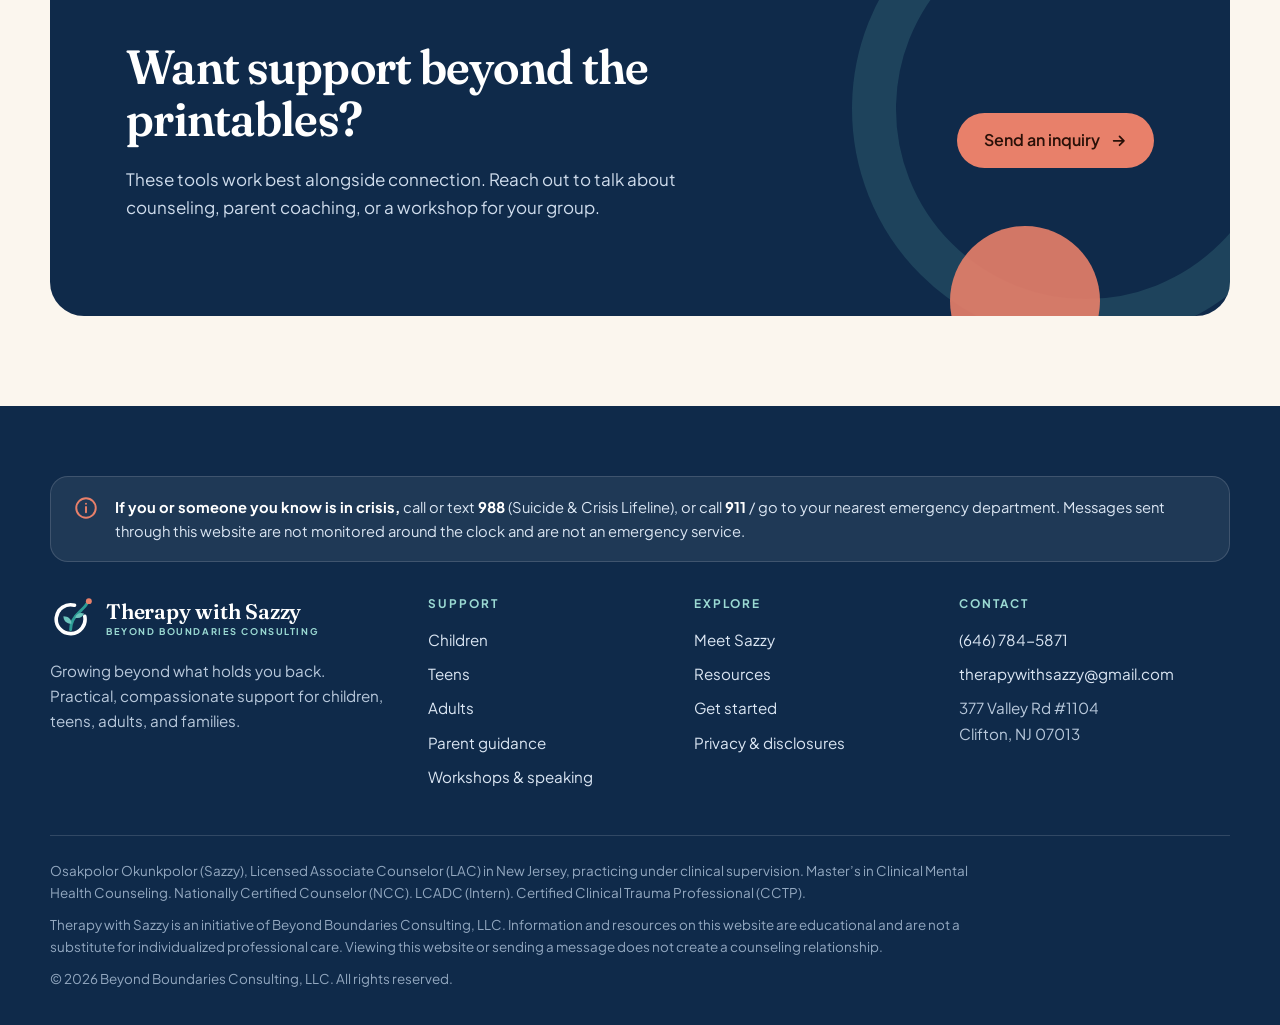
<file: toolkits/trauma-healing.html>
<!doctype html>
<html lang="en">
<head>
<meta charset="utf-8">
<meta name="viewport" content="width=device-width,initial-scale=1">
<title>Trauma & Healing Resource Center | Free Printable Resources | Therapy with Sazzy</title>
<meta name="description" content="Learn about trauma, understand your responses, and build safety, grounding, and recovery skills. Free downloadable PDFs from Therapy with Sazzy.">
<meta name="theme-color" content="#0F2A4A">
<link rel="canonical" href="https://therapywithsazzy.com/toolkits/trauma-healing.html">
<meta property="og:type" content="website">
<meta property="og:site_name" content="Therapy with Sazzy">
<meta property="og:title" content="Trauma & Healing Resource Center | Free Printable Resources | Therapy with Sazzy">
<meta property="og:description" content="Learn about trauma, understand your responses, and build safety, grounding, and recovery skills. Free downloadable PDFs from Therapy with Sazzy.">
<meta property="og:url" content="https://therapywithsazzy.com/toolkits/trauma-healing.html">
<meta property="og:image" content="https://therapywithsazzy.com/assets/img/og-image.jpg">
<meta name="twitter:card" content="summary_large_image">
<link rel="icon" href="/favicon.svg" type="image/svg+xml">
<link rel="icon" href="/favicon.ico" sizes="48x48">
<link rel="apple-touch-icon" href="/assets/logo/apple-touch-icon.png">
<link rel="manifest" href="/site.webmanifest">
<link rel="preconnect" href="https://fonts.googleapis.com">
<link rel="preconnect" href="https://fonts.gstatic.com" crossorigin>
<link href="https://fonts.googleapis.com/css2?family=Fraunces:ital,opsz,wght,SOFT@0,9..144,500;0,9..144,600;1,9..144,500&family=Plus+Jakarta+Sans:wght@400;500;600;700&display=swap" rel="stylesheet">
<script>document.documentElement.classList.add("js")</script>
<link rel="stylesheet" href="/css/style.css">

</head>
<body>
<a class="skip" href="#main">Skip to content</a>
<header class="site-header">
  <div class="wrap nav">
    <a class="brand" href="/" aria-label="Therapy with Sazzy — home"><svg viewBox="0 0 64 64" aria-hidden="true"><path d="M50.6 29.6 A21 21 0 1 1 35.6 13.5" fill="none" stroke="currentColor" stroke-width="5.2" stroke-linecap="round"/><path d="M30 49 C30 39 34 31 43 23 C48 18.5 52 14.5 55 9" fill="none" stroke="#2E9C95" stroke-width="4.2" stroke-linecap="round"/><path d="M31.2 40.5 C24 40.5 19.5 36 19.5 29.5 C26.5 29.5 31.2 33.5 31.2 40.5Z" fill="#6CC4BC"/><path d="M36.5 31.5 C43 33 47.5 31 49.5 25.5 C43.5 23.5 38.5 25.5 36.5 31.5Z" fill="#6CC4BC"/><circle cx="56.5" cy="7.5" r="4.3" fill="#E8806A"/></svg><span class="brand-text"><span class="brand-name">Therapy with Sazzy</span><span class="brand-sub">Beyond Boundaries Consulting</span></span></a>
    <button class="menu-btn" aria-expanded="false" aria-controls="nav-links" aria-label="Open menu"><span></span><span></span><span></span></button>
    <ul class="nav-links" id="nav-links"><li><a href="/children.html">Children</a></li><li><a href="/teens.html">Teens</a></li><li><a href="/adults.html">Adults</a></li><li><a href="/parents.html">Parents</a></li><li><a href="/workshops.html">Workshops</a></li><li><a href="/about.html">About</a></li><li><a href="/resources.html" aria-current="page">Resources</a></li><li><a class="btn btn-primary" href="/get-started.html">Get started</a></li></ul>
  </div>
</header>
<main id="main">
<section class="page-hero tk-hero" style="--c:#ebe7f5;--a:#7B6AAE;--s:#ebe7f5;--d:#4a3d80"><div class="wrap">
  <div>
    <div class="crumbs"><a href="/">Home</a> / <a href="/resources.html">Resources</a> / Trauma & Healing</div>
    <span class="eyebrow">Trauma & Healing · 12 resources</span>
    <h1>Trauma & Healing Resource Center</h1>
    <p class="lead">Learn about trauma and understand your emotional responses. Gentle, plain-language education with grounding skills, safety planning, and recovery tools.</p>
    <div class="cta-row"><a class="btn btn-primary" href="/resources/complete-trauma.pdf" download><svg viewBox="0 0 24 24" fill="none" stroke="currentColor" stroke-width="2.2" stroke-linecap="round" stroke-linejoin="round" aria-hidden="true"><path d="M12 4v11M7 11l5 5 5-5M5 20h14"/></svg> Download the complete toolkit</a><a class="btn btn-ghost" href="#resources">Browse the resources</a></div>
  </div>
  <div class="fan reveal"><img src="/resources/thumbs/the-window-of-tolerance.jpg" alt="" loading="lazy"><img src="/resources/thumbs/grounding-techniques-for-emotional-distress.jpg" alt="" loading="lazy"><img src="/resources/thumbs/fight-flight-freeze-and-fawn.jpg" alt="" loading="lazy"></div>
</div></section>
<section class="section" style="padding-top:10px;padding-bottom:30px"><div class="wrap">
  <div class="dl-strip">
    <div class="dl-card reveal" style="--a:#7B6AAE"><img src="/resources/thumbs/the-window-of-tolerance.jpg" alt=""><div><h3>Complete toolkit</h3><p>All 12 resources in one printable PDF (13 pages).</p><a class="btn btn-primary btn-sm" href="/resources/complete-trauma.pdf" download><svg viewBox="0 0 24 24" fill="none" stroke="currentColor" stroke-width="2.2" stroke-linecap="round" stroke-linejoin="round" aria-hidden="true"><path d="M12 4v11M7 11l5 5 5-5M5 20h14"/></svg> Download PDF</a></div></div>
    <div class="dl-card reveal" style="--a:#7B6AAE;--d:.08s"><div><svg viewBox="0 0 24 24" fill="none" stroke="currentColor" stroke-width="1.8" stroke-linecap="round" stroke-linejoin="round" aria-hidden="true"><circle cx="12" cy="12" r="9"/><path d="M12 11v5M12 8v.01"/></svg></div><div><h3>Go at your own pace</h3><p>Trauma education and self-help materials are not a substitute for individualized trauma-informed care. Skip anything that feels like too much.</p><a class="btn btn-ghost btn-sm" href="/get-started.html">Talk with Sazzy</a></div></div>
  </div>
</div></section>
<section class="section" id="resources" style="padding-top:20px"><div class="wrap"><div class="group-head reveal"><div><span class="eyebrow">Materials</span><h2>The twelve resources</h2><p>Educational guides and worksheets, written to be gentle and go at your pace.</p></div></div><div class="rc-grid" style="margin-bottom:56px"><article class="rc-card reveal" style="--a:#7B6AAE;--s:#ebe7f5"><a class="rc-thumb" href="/resources/understanding-trauma-a-beginners-guide.pdf" target="_blank" rel="noopener" aria-label="Preview Understanding Trauma: A Beginner's Guide"><span class="star">★ Start here</span><img loading="lazy" src="/resources/thumbs/understanding-trauma-a-beginners-guide.jpg" alt="Preview of Understanding Trauma: A Beginner's Guide"></a><div class="rc-body"><div class="rc-tags"><span>Educational guide</span><span>Adults & teens · 2 pages</span></div><h3>Understanding Trauma: A Beginner's Guide</h3><p>What trauma is, how it shows up, and why healing is possible</p><div class="rc-actions"><a class="btn btn-primary" href="/resources/understanding-trauma-a-beginners-guide.pdf" download><svg viewBox="0 0 24 24" fill="none" stroke="currentColor" stroke-width="2.2" stroke-linecap="round" stroke-linejoin="round" aria-hidden="true"><path d="M12 4v11M7 11l5 5 5-5M5 20h14"/></svg> Download</a><a class="btn btn-ghost" href="/resources/understanding-trauma-a-beginners-guide.pdf" target="_blank" rel="noopener">Preview</a></div></div></article><article class="rc-card reveal" style="--a:#7B6AAE;--s:#ebe7f5"><a class="rc-thumb" href="/resources/what-is-complex-trauma.pdf" target="_blank" rel="noopener" aria-label="Preview What Is Complex Trauma?"><img loading="lazy" src="/resources/thumbs/what-is-complex-trauma.jpg" alt="Preview of What Is Complex Trauma?"></a><div class="rc-body"><div class="rc-tags"><span>Educational guide</span><span>Adults & teens</span></div><h3>What Is Complex Trauma?</h3><p>Understanding repeated, long-term trauma</p><div class="rc-actions"><a class="btn btn-primary" href="/resources/what-is-complex-trauma.pdf" download><svg viewBox="0 0 24 24" fill="none" stroke="currentColor" stroke-width="2.2" stroke-linecap="round" stroke-linejoin="round" aria-hidden="true"><path d="M12 4v11M7 11l5 5 5-5M5 20h14"/></svg> Download</a><a class="btn btn-ghost" href="/resources/what-is-complex-trauma.pdf" target="_blank" rel="noopener">Preview</a></div></div></article><article class="rc-card reveal" style="--a:#7B6AAE;--s:#ebe7f5"><a class="rc-thumb" href="/resources/fight-flight-freeze-and-fawn.pdf" target="_blank" rel="noopener" aria-label="Preview Understanding Fight, Flight, Freeze, and Fawn"><img loading="lazy" src="/resources/thumbs/fight-flight-freeze-and-fawn.jpg" alt="Preview of Understanding Fight, Flight, Freeze, and Fawn"></a><div class="rc-body"><div class="rc-tags"><span>Educational guide</span><span>Adults & teens</span></div><h3>Understanding Fight, Flight, Freeze, and Fawn</h3><p>Recognizing automatic survival responses</p><div class="rc-actions"><a class="btn btn-primary" href="/resources/fight-flight-freeze-and-fawn.pdf" download><svg viewBox="0 0 24 24" fill="none" stroke="currentColor" stroke-width="2.2" stroke-linecap="round" stroke-linejoin="round" aria-hidden="true"><path d="M12 4v11M7 11l5 5 5-5M5 20h14"/></svg> Download</a><a class="btn btn-ghost" href="/resources/fight-flight-freeze-and-fawn.pdf" target="_blank" rel="noopener">Preview</a></div></div></article><article class="rc-card reveal" style="--a:#7B6AAE;--s:#ebe7f5"><a class="rc-thumb" href="/resources/understanding-emotional-triggers.pdf" target="_blank" rel="noopener" aria-label="Preview Understanding Emotional Triggers"><img loading="lazy" src="/resources/thumbs/understanding-emotional-triggers.jpg" alt="Preview of Understanding Emotional Triggers"></a><div class="rc-body"><div class="rc-tags"><span>Printable worksheet</span><span>Adults & teens</span></div><h3>Understanding Emotional Triggers</h3><p>Tracing how reminders lead to reactions</p><div class="rc-actions"><a class="btn btn-primary" href="/resources/understanding-emotional-triggers.pdf" download><svg viewBox="0 0 24 24" fill="none" stroke="currentColor" stroke-width="2.2" stroke-linecap="round" stroke-linejoin="round" aria-hidden="true"><path d="M12 4v11M7 11l5 5 5-5M5 20h14"/></svg> Download</a><a class="btn btn-ghost" href="/resources/understanding-emotional-triggers.pdf" target="_blank" rel="noopener">Preview</a></div></div></article><article class="rc-card reveal" style="--a:#7B6AAE;--s:#ebe7f5"><a class="rc-thumb" href="/resources/grounding-techniques-for-emotional-distress.pdf" target="_blank" rel="noopener" aria-label="Preview Grounding Techniques for Emotional Distress"><span class="star">★ Start here</span><img loading="lazy" src="/resources/thumbs/grounding-techniques-for-emotional-distress.jpg" alt="Preview of Grounding Techniques for Emotional Distress"></a><div class="rc-body"><div class="rc-tags"><span>Educational guide</span><span>Adults & teens</span></div><h3>Grounding Techniques for Emotional Distress</h3><p>Using the senses and body to settle strong emotions</p><div class="rc-actions"><a class="btn btn-primary" href="/resources/grounding-techniques-for-emotional-distress.pdf" download><svg viewBox="0 0 24 24" fill="none" stroke="currentColor" stroke-width="2.2" stroke-linecap="round" stroke-linejoin="round" aria-hidden="true"><path d="M12 4v11M7 11l5 5 5-5M5 20h14"/></svg> Download</a><a class="btn btn-ghost" href="/resources/grounding-techniques-for-emotional-distress.pdf" target="_blank" rel="noopener">Preview</a></div></div></article><article class="rc-card reveal" style="--a:#7B6AAE;--s:#ebe7f5"><a class="rc-thumb" href="/resources/the-window-of-tolerance.pdf" target="_blank" rel="noopener" aria-label="Preview The Window of Tolerance"><img loading="lazy" src="/resources/thumbs/the-window-of-tolerance.jpg" alt="Preview of The Window of Tolerance"></a><div class="rc-body"><div class="rc-tags"><span>Educational guide</span><span>Adults & teens</span></div><h3>The Window of Tolerance</h3><p>Understanding the zone where you can cope</p><div class="rc-actions"><a class="btn btn-primary" href="/resources/the-window-of-tolerance.pdf" download><svg viewBox="0 0 24 24" fill="none" stroke="currentColor" stroke-width="2.2" stroke-linecap="round" stroke-linejoin="round" aria-hidden="true"><path d="M12 4v11M7 11l5 5 5-5M5 20h14"/></svg> Download</a><a class="btn btn-ghost" href="/resources/the-window-of-tolerance.pdf" target="_blank" rel="noopener">Preview</a></div></div></article><article class="rc-card reveal" style="--a:#7B6AAE;--s:#ebe7f5"><a class="rc-thumb" href="/resources/understanding-dissociation.pdf" target="_blank" rel="noopener" aria-label="Preview Understanding Dissociation"><img loading="lazy" src="/resources/thumbs/understanding-dissociation.jpg" alt="Preview of Understanding Dissociation"></a><div class="rc-body"><div class="rc-tags"><span>Educational guide</span><span>Adults & teens</span></div><h3>Understanding Dissociation</h3><p>Recognizing and responding to feeling disconnected</p><div class="rc-actions"><a class="btn btn-primary" href="/resources/understanding-dissociation.pdf" download><svg viewBox="0 0 24 24" fill="none" stroke="currentColor" stroke-width="2.2" stroke-linecap="round" stroke-linejoin="round" aria-hidden="true"><path d="M12 4v11M7 11l5 5 5-5M5 20h14"/></svg> Download</a><a class="btn btn-ghost" href="/resources/understanding-dissociation.pdf" target="_blank" rel="noopener">Preview</a></div></div></article><article class="rc-card reveal" style="--a:#7B6AAE;--s:#ebe7f5"><a class="rc-thumb" href="/resources/reconnecting-with-your-body.pdf" target="_blank" rel="noopener" aria-label="Preview Reconnecting With Your Body"><img loading="lazy" src="/resources/thumbs/reconnecting-with-your-body.jpg" alt="Preview of Reconnecting With Your Body"></a><div class="rc-body"><div class="rc-tags"><span>Activity</span><span>Adults & teens</span></div><h3>Reconnecting With Your Body</h3><p>Rebuilding a sense of safety in the body</p><div class="rc-actions"><a class="btn btn-primary" href="/resources/reconnecting-with-your-body.pdf" download><svg viewBox="0 0 24 24" fill="none" stroke="currentColor" stroke-width="2.2" stroke-linecap="round" stroke-linejoin="round" aria-hidden="true"><path d="M12 4v11M7 11l5 5 5-5M5 20h14"/></svg> Download</a><a class="btn btn-ghost" href="/resources/reconnecting-with-your-body.pdf" target="_blank" rel="noopener">Preview</a></div></div></article><article class="rc-card reveal" style="--a:#7B6AAE;--s:#ebe7f5"><a class="rc-thumb" href="/resources/building-emotional-safety.pdf" target="_blank" rel="noopener" aria-label="Preview Building Emotional Safety"><img loading="lazy" src="/resources/thumbs/building-emotional-safety.jpg" alt="Preview of Building Emotional Safety"></a><div class="rc-body"><div class="rc-tags"><span>Printable worksheet</span><span>Adults & teens</span></div><h3>Building Emotional Safety</h3><p>Creating safety inside you, around you, and with others</p><div class="rc-actions"><a class="btn btn-primary" href="/resources/building-emotional-safety.pdf" download><svg viewBox="0 0 24 24" fill="none" stroke="currentColor" stroke-width="2.2" stroke-linecap="round" stroke-linejoin="round" aria-hidden="true"><path d="M12 4v11M7 11l5 5 5-5M5 20h14"/></svg> Download</a><a class="btn btn-ghost" href="/resources/building-emotional-safety.pdf" target="_blank" rel="noopener">Preview</a></div></div></article><article class="rc-card reveal" style="--a:#7B6AAE;--s:#ebe7f5"><a class="rc-thumb" href="/resources/understanding-attachment-and-relationships.pdf" target="_blank" rel="noopener" aria-label="Preview Understanding Attachment and Relationships"><img loading="lazy" src="/resources/thumbs/understanding-attachment-and-relationships.jpg" alt="Preview of Understanding Attachment and Relationships"></a><div class="rc-body"><div class="rc-tags"><span>Educational guide</span><span>Adults & teens</span></div><h3>Understanding Attachment and Relationships</h3><p>How early relationships shape how we connect</p><div class="rc-actions"><a class="btn btn-primary" href="/resources/understanding-attachment-and-relationships.pdf" download><svg viewBox="0 0 24 24" fill="none" stroke="currentColor" stroke-width="2.2" stroke-linecap="round" stroke-linejoin="round" aria-hidden="true"><path d="M12 4v11M7 11l5 5 5-5M5 20h14"/></svg> Download</a><a class="btn btn-ghost" href="/resources/understanding-attachment-and-relationships.pdf" target="_blank" rel="noopener">Preview</a></div></div></article><article class="rc-card reveal" style="--a:#7B6AAE;--s:#ebe7f5"><a class="rc-thumb" href="/resources/developing-a-personal-safety-plan.pdf" target="_blank" rel="noopener" aria-label="Preview Developing a Personal Safety Plan"><img loading="lazy" src="/resources/thumbs/developing-a-personal-safety-plan.jpg" alt="Preview of Developing a Personal Safety Plan"></a><div class="rc-body"><div class="rc-tags"><span>Printable worksheet</span><span>Adults & teens</span></div><h3>Developing a Personal Safety Plan</h3><p>Preparing for the hardest moments</p><div class="rc-actions"><a class="btn btn-primary" href="/resources/developing-a-personal-safety-plan.pdf" download><svg viewBox="0 0 24 24" fill="none" stroke="currentColor" stroke-width="2.2" stroke-linecap="round" stroke-linejoin="round" aria-hidden="true"><path d="M12 4v11M7 11l5 5 5-5M5 20h14"/></svg> Download</a><a class="btn btn-ghost" href="/resources/developing-a-personal-safety-plan.pdf" target="_blank" rel="noopener">Preview</a></div></div></article><article class="rc-card reveal" style="--a:#7B6AAE;--s:#ebe7f5"><a class="rc-thumb" href="/resources/creating-a-self-care-and-recovery-plan.pdf" target="_blank" rel="noopener" aria-label="Preview Creating a Self-Care and Recovery Plan"><img loading="lazy" src="/resources/thumbs/creating-a-self-care-and-recovery-plan.jpg" alt="Preview of Creating a Self-Care and Recovery Plan"></a><div class="rc-body"><div class="rc-tags"><span>Printable worksheet</span><span>Adults & teens</span></div><h3>Creating a Self-Care and Recovery Plan</h3><p>Building a sustainable routine for healing</p><div class="rc-actions"><a class="btn btn-primary" href="/resources/creating-a-self-care-and-recovery-plan.pdf" download><svg viewBox="0 0 24 24" fill="none" stroke="currentColor" stroke-width="2.2" stroke-linecap="round" stroke-linejoin="round" aria-hidden="true"><path d="M12 4v11M7 11l5 5 5-5M5 20h14"/></svg> Download</a><a class="btn btn-ghost" href="/resources/creating-a-self-care-and-recovery-plan.pdf" target="_blank" rel="noopener">Preview</a></div></div></article></div><div class="callout coral reveal" style="margin-top:20px"><svg viewBox="0 0 24 24" fill="none" stroke="currentColor" stroke-width="1.8" stroke-linecap="round" stroke-linejoin="round" aria-hidden="true"><circle cx="12" cy="12" r="9"/><path d="M12 11v5M12 8v.01"/></svg><p><strong>About these materials.</strong> Each page includes an explanation, instructions, a practical example, and an activity. Age suggestions are a guide, and you know the person best. These are educational self-help resources, not a diagnosis or a substitute for individualized professional care. In a crisis, call or text 988 or call 911.</p></div></div></section>
<section class="section band-sand" style="padding:50px 0"><div class="wrap"><div class="section-head center reveal" style="margin-bottom:24px"><h2 style="font-size:1.8rem">Explore more toolkits</h2></div><div class="tk-nav"><a href="/resources.html" style="--c:#0F2A4A"><i></i>Resource center</a><a href="/toolkits/children.html"  style="--c:#E8806A"><i></i>Children</a><a href="/toolkits/parents.html"  style="--c:#E0A93B"><i></i>Parents</a><a href="/toolkits/teens.html"  style="--c:#2E9C95"><i></i>Teens</a><a href="/toolkits/adults.html"  style="--c:#4F6FB5"><i></i>Adults</a><a href="/toolkits/trauma-healing.html" aria-current="page" style="--c:#7B6AAE"><i></i>Trauma & Healing</a></div></div></section>
<section class="cta"><div class="wrap"><div class="cta-card reveal"><div><h2>Want support beyond the printables?</h2><p>These tools work best alongside connection. Reach out to talk about counseling, parent coaching, or a workshop for your group.</p></div><div class="cta-row"><a class="btn btn-coral" href="/get-started.html">Send an inquiry <svg viewBox="0 0 24 24" fill="none" stroke="currentColor" stroke-width="2.4" stroke-linecap="round" stroke-linejoin="round" aria-hidden="true"><path d="M5 12h14M13 6l6 6-6 6"/></svg></a></div></div></div></section>
</main>
<footer class="site-footer">
  <div class="wrap">
    <div class="crisis"><svg viewBox="0 0 24 24" fill="none" stroke="currentColor" stroke-width="1.8" stroke-linecap="round" stroke-linejoin="round" aria-hidden="true"><circle cx="12" cy="12" r="9"/><path d="M12 11v5M12 8v.01"/></svg><p><strong>If you or someone you know is in crisis,</strong> call or text <strong>988</strong> (Suicide &amp; Crisis Lifeline), or call <strong>911</strong> / go to your nearest emergency department. Messages sent through this website are not monitored around the clock and are not an emergency service.</p></div>
    <div class="foot-grid">
      <div class="foot-brand">
        <a class="brand" href="/"><svg viewBox="0 0 64 64" aria-hidden="true"><path d="M50.6 29.6 A21 21 0 1 1 35.6 13.5" fill="none" stroke="currentColor" stroke-width="5.2" stroke-linecap="round"/><path d="M30 49 C30 39 34 31 43 23 C48 18.5 52 14.5 55 9" fill="none" stroke="#2E9C95" stroke-width="4.2" stroke-linecap="round"/><path d="M31.2 40.5 C24 40.5 19.5 36 19.5 29.5 C26.5 29.5 31.2 33.5 31.2 40.5Z" fill="#6CC4BC"/><path d="M36.5 31.5 C43 33 47.5 31 49.5 25.5 C43.5 23.5 38.5 25.5 36.5 31.5Z" fill="#6CC4BC"/><circle cx="56.5" cy="7.5" r="4.3" fill="#E8806A"/></svg><span class="brand-text"><span class="brand-name">Therapy with Sazzy</span><span class="brand-sub">Beyond Boundaries Consulting</span></span></a>
        <p>Growing beyond what holds you back. Practical, compassionate support for children, teens, adults, and families.</p>
      </div>
      <div><h4>Support</h4><ul><li><a href="/children.html">Children</a></li><li><a href="/teens.html">Teens</a></li><li><a href="/adults.html">Adults</a></li><li><a href="/parents.html">Parent guidance</a></li><li><a href="/workshops.html">Workshops &amp; speaking</a></li></ul></div>
      <div><h4>Explore</h4><ul><li><a href="/about.html">Meet Sazzy</a></li><li><a href="/resources.html">Resources</a></li><li><a href="/get-started.html">Get started</a></li><li><a href="/privacy.html">Privacy &amp; disclosures</a></li></ul></div>
      <div><h4>Contact</h4><ul><li><a href="tel:+16467845871">(646) 784-5871</a></li><li><a href="mailto:therapywithsazzy@gmail.com">therapywithsazzy@gmail.com</a></li><li>377 Valley Rd #1104<br>Clifton, NJ 07013</li></ul></div>
    </div>
    <div class="legal">
      <p>Osakpolor Okunkpolor (Sazzy), Licensed Associate Counselor (LAC) in New Jersey, practicing under clinical supervision. Master&rsquo;s in Clinical Mental Health Counseling. Nationally Certified Counselor (NCC). LCADC (Intern). Certified Clinical Trauma Professional (CCTP).</p>
      <p>Therapy with Sazzy is an initiative of Beyond Boundaries Consulting, LLC. Information and resources on this website are educational and are not a substitute for individualized professional care. Viewing this website or sending a message does not create a counseling relationship.</p>
      <p>&copy; <span id="yr">2026</span> Beyond Boundaries Consulting, LLC. All rights reserved.</p>
    </div>
  </div>
</footer>
<script src="/js/main.js" defer></script>
<script>document.getElementById('yr').textContent=new Date().getFullYear()</script>
</body>
</html>
</file>
<file: css/style.css>
/* Therapy with Sazzy — brand: deep blue, soft teal, warm cream, muted coral */
:root{
  --navy:#0F2A4A; --navy-2:#183c66; --teal:#2E9C95; --teal-deep:#1f7a74; --teal-soft:#d3ece8;
  --cream:#FBF6EE; --sand:#F3EADB; --coral:#E8806A; --coral-deep:#c9604a; --coral-soft:#fbe4dd;
  --ink:#16243a; --muted:#56657a; --line:rgba(15,42,74,.12); --white:#fff;
  --radius:22px; --radius-lg:34px;
  --shadow:0 1px 2px rgba(15,42,74,.06),0 12px 32px -8px rgba(15,42,74,.16);
  --shadow-lg:0 2px 4px rgba(15,42,74,.06),0 30px 60px -20px rgba(15,42,74,.35);
  --font-display:"Fraunces",Georgia,"Times New Roman",serif;
  --font-body:"Plus Jakarta Sans",system-ui,-apple-system,"Segoe UI",Roboto,sans-serif;
  --max:1180px;
}
*{box-sizing:border-box}
html{scroll-behavior:smooth;-webkit-text-size-adjust:100%}
body{margin:0;background:var(--cream);color:var(--ink);font-family:var(--font-body);font-size:17px;line-height:1.65;-webkit-font-smoothing:antialiased;overflow-x:hidden}
img,svg{max-width:100%;display:block}
a{color:var(--teal-deep);text-underline-offset:3px}
a:hover{color:var(--navy)}
:focus-visible{outline:3px solid var(--coral);outline-offset:3px;border-radius:6px}
.skip{position:absolute;left:-999px;top:8px;background:var(--navy);color:#fff;padding:10px 16px;border-radius:10px;z-index:200}
.skip:focus{left:12px}
.wrap{width:min(100% - 40px,var(--max));margin-inline:auto}
h1,h2,h3,h4{font-family:var(--font-display);color:var(--navy);line-height:1.1;margin:0 0 .5em;font-weight:600;letter-spacing:-.015em;font-variation-settings:"SOFT" 50,"opsz" 72}
h1{font-size:clamp(2.5rem,6vw,4.6rem)}
h2{font-size:clamp(1.9rem,4vw,3rem)}
h3{font-size:1.35rem;line-height:1.2}
p{margin:0 0 1.1em}
.lead{font-size:clamp(1.1rem,1.6vw,1.3rem);color:var(--muted);max-width:56ch}
.eyebrow{display:inline-flex;align-items:center;gap:.6em;font-size:.76rem;font-weight:700;letter-spacing:.16em;text-transform:uppercase;color:var(--teal-deep);margin-bottom:1.1rem}
.eyebrow::before{content:"";width:26px;height:2px;background:var(--coral);border-radius:2px}
em.hl{font-style:italic;font-weight:500;color:var(--teal-deep);position:relative;white-space:nowrap}
em.hl::after{content:"";position:absolute;left:0;right:0;bottom:-.08em;height:.16em;background:var(--coral);opacity:.75;border-radius:99px;transform:rotate(-1.2deg)}

/* Buttons */
.btn{display:inline-flex;align-items:center;gap:.6em;font:600 1rem/1 var(--font-body);padding:1.05em 1.55em;border-radius:99px;border:2px solid transparent;text-decoration:none;cursor:pointer;transition:transform .2s,box-shadow .2s,background .2s,color .2s}
.btn svg{width:1.1em;height:1.1em;transition:transform .2s}
.btn:hover svg{transform:translateX(4px)}
.btn-primary{background:var(--navy);color:#fff;box-shadow:0 10px 24px -10px rgba(15,42,74,.7)}
.btn-primary:hover{background:var(--navy-2);color:#fff;transform:translateY(-2px)}
.btn-coral{background:var(--coral);color:#2a1008}
.btn-coral:hover{background:#f08f7a;color:#2a1008;transform:translateY(-2px)}
.btn-ghost{border-color:var(--navy);color:var(--navy);background:transparent}
.btn-ghost:hover{background:var(--navy);color:#fff}
.btn-light{background:var(--cream);color:var(--navy)}
.btn-light:hover{background:#fff;color:var(--navy);transform:translateY(-2px)}

/* Header */
.site-header{position:sticky;top:0;z-index:100;background:rgba(251,246,238,.82);backdrop-filter:saturate(1.4) blur(14px);-webkit-backdrop-filter:saturate(1.4) blur(14px);border-bottom:1px solid transparent;transition:border-color .3s,box-shadow .3s}
.site-header.scrolled{border-color:var(--line);box-shadow:0 8px 24px -16px rgba(15,42,74,.35)}
.nav{display:flex;align-items:center;justify-content:space-between;gap:20px;height:78px}
.brand{display:flex;align-items:center;gap:12px;text-decoration:none;color:var(--navy)}
.brand svg{width:44px;height:44px;flex:none}
.brand-text{display:flex;flex-direction:column;line-height:1}
.brand-name{white-space:nowrap;font-family:var(--font-display);font-weight:600;font-size:1.32rem;letter-spacing:-.01em}
.brand-sub{font-size:.58rem;font-weight:700;letter-spacing:.17em;text-transform:uppercase;color:var(--teal-deep);margin-top:5px}
.nav-links{display:flex;align-items:center;gap:6px;list-style:none;margin:0;padding:0}
.nav-links a{display:block;padding:.55em .85em;border-radius:99px;color:var(--ink);font-weight:600;font-size:.93rem;text-decoration:none;transition:background .2s,color .2s}
.nav-links a:hover{background:var(--sand);color:var(--navy)}
.nav-links a[aria-current="page"]{color:var(--teal-deep);background:var(--teal-soft)}
.nav-links .btn{padding:.8em 1.25em;font-size:.93rem;margin-left:8px;color:#fff}
.nav-links .btn:hover{background:var(--navy-2);color:#fff}
.menu-btn{display:none;width:48px;height:48px;border-radius:50%;border:1.5px solid var(--line);background:#fff;cursor:pointer;align-items:center;justify-content:center;flex-direction:column;gap:5px;padding:0}
.menu-btn span{width:20px;height:2px;background:var(--navy);border-radius:2px;transition:transform .25s,opacity .25s}
.menu-btn[aria-expanded="true"] span:nth-child(1){transform:translateY(7px) rotate(45deg)}
.menu-btn[aria-expanded="true"] span:nth-child(2){opacity:0}
.menu-btn[aria-expanded="true"] span:nth-child(3){transform:translateY(-7px) rotate(-45deg)}

/* Hero */
.hero{position:relative;padding:clamp(36px,6vw,76px) 0 clamp(60px,8vw,110px);overflow:hidden}
.hero::before{content:"";position:absolute;right:-14%;top:-22%;width:62vw;height:62vw;max-width:820px;max-height:820px;border-radius:50%;background:radial-gradient(circle at 40% 40%,var(--teal-soft),rgba(211,236,232,0) 68%);z-index:0}
.hero-grid{position:relative;z-index:1;display:grid;grid-template-columns:1.08fr .92fr;gap:clamp(30px,5vw,80px);align-items:center}
.hero h1{margin-bottom:.45em}
.hero .lead{margin-bottom:1.8rem}
.cta-row{display:flex;flex-wrap:wrap;gap:14px;align-items:center}
.audience-line{margin-top:2rem;display:flex;flex-wrap:wrap;gap:8px 10px;align-items:center;font-size:.92rem;color:var(--muted);font-weight:600}
.chip{display:inline-flex;align-items:center;gap:.5em;background:#fff;border:1px solid var(--line);padding:.45em .95em;border-radius:99px;color:var(--navy);font-size:.88rem;font-weight:600}
.chip i{width:8px;height:8px;border-radius:50%;background:var(--teal)}
.chip:nth-child(2) i{background:var(--coral)}
.chip:nth-child(3) i{background:var(--navy)}
.hero-art{position:relative;justify-self:center;width:min(100%,460px)}
.arch{position:relative;aspect-ratio:4/5;border-radius:999px 999px var(--radius-lg) var(--radius-lg);overflow:hidden;box-shadow:var(--shadow-lg);background:var(--sand)}
.arch img{width:100%;height:100%;object-fit:cover;object-position:50% 12%}
.ring-deco{position:absolute;z-index:-1;width:112%;aspect-ratio:1;left:-8%;top:-6%;border-radius:50%;border:3px solid var(--navy);border-right-color:transparent;border-top-color:transparent;transform:rotate(-24deg);opacity:.9}
.dot-deco{position:absolute;width:34px;height:34px;border-radius:50%;background:var(--coral);right:-6px;top:6%;box-shadow:0 8px 20px -6px rgba(232,128,106,.8)}
.float-card{position:absolute;left:-26px;bottom:34px;background:#fff;border-radius:18px;padding:14px 18px;box-shadow:var(--shadow);display:flex;gap:12px;align-items:center;max-width:290px}
.float-card .badge{width:42px;height:42px;border-radius:50%;background:var(--teal-soft);display:grid;place-items:center;flex:none}
.float-card .badge svg{width:22px;height:22px;color:var(--teal-deep)}
.float-card strong{display:block;font-size:.95rem;color:var(--navy);line-height:1.2}
.float-card span{font-size:.8rem;color:var(--muted);line-height:1.3;display:block}

/* Generic sections */
section{position:relative}
.section{padding:clamp(60px,8vw,110px) 0}
.section-head{max-width:760px;margin-bottom:clamp(30px,4vw,54px)}
.section-head.center{margin-inline:auto;text-align:center}
.section-head.center .lead{margin-inline:auto}
.band-sand{background:var(--sand)}
.band-navy{background:var(--navy);color:#dbe6f3}
.band-navy h2,.band-navy h3{color:#fff}
.band-navy .eyebrow{color:#9bdad3}
.band-navy .lead{color:#b9c9dc}

/* Pathway cards */
.path-grid{display:grid;grid-template-columns:repeat(4,1fr);gap:20px}
.path-card{position:relative;display:flex;flex-direction:column;background:#fff;border-radius:var(--radius);padding:28px 26px 26px;text-decoration:none;color:var(--ink);border:1px solid var(--line);transition:transform .3s,box-shadow .3s;overflow:hidden;min-height:260px}
.path-card::after{content:"";position:absolute;right:-40px;top:-40px;width:130px;height:130px;border-radius:50%;background:var(--c,var(--teal-soft));opacity:.7;transition:transform .5s}
.path-card:hover{transform:translateY(-6px);box-shadow:var(--shadow);color:var(--ink)}
.path-card:hover::after{transform:scale(1.5)}
.path-card .ic{position:relative;z-index:1;width:54px;height:54px;border-radius:16px;background:var(--c,var(--teal-soft));display:grid;place-items:center;margin-bottom:auto;color:var(--navy)}
.path-card .ic svg{width:28px;height:28px}
.path-card h3{margin:34px 0 8px;position:relative;z-index:1}
.path-card p{color:var(--muted);font-size:.97rem;margin:0 0 16px;position:relative;z-index:1}
.more{font-weight:700;font-size:.92rem;color:var(--teal-deep);display:inline-flex;gap:.4em;align-items:center;position:relative;z-index:1}
.more svg{width:1em;height:1em;transition:transform .2s}
.path-card:hover .more svg{transform:translateX(4px)}

/* Quote band */
.quote-band{padding:clamp(54px,7vw,90px) 0;background:var(--navy);color:#fff;overflow:hidden}
.quote-band .wrap{display:grid;grid-template-columns:auto 1fr;gap:28px;align-items:center}
.quote-band svg.q{width:clamp(54px,8vw,96px);color:var(--coral)}
.quote-band blockquote{margin:0;font-family:var(--font-display);font-size:clamp(1.6rem,3.6vw,2.7rem);line-height:1.2;font-weight:500;font-style:italic;letter-spacing:-.01em;font-variation-settings:"SOFT" 100,"opsz" 72}
.quote-band cite{display:block;margin-top:14px;font:600 .8rem var(--font-body);letter-spacing:.16em;text-transform:uppercase;color:#9bdad3;font-style:normal}

/* Pillars */
.pillars{display:grid;grid-template-columns:repeat(6,1fr);gap:20px}
.pillar{grid-column:span 2;background:#fff;border-radius:var(--radius);padding:30px;border:1px solid var(--line);position:relative;overflow:hidden}
.pillar:nth-child(4),.pillar:nth-child(5){grid-column:span 3}
.pillar .num{font-family:var(--font-display);font-size:3.2rem;line-height:1;color:var(--teal);opacity:.35;font-weight:600;margin-bottom:10px}
.pillar:nth-child(even) .num{color:var(--coral)}
.pillar p{color:var(--muted);margin:0;font-size:.98rem}

/* Split sections */
.split{display:grid;grid-template-columns:.9fr 1.1fr;gap:clamp(30px,6vw,90px);align-items:center}
.split.rev{grid-template-columns:1.1fr .9fr}
.split.rev .split-media{order:2}
.frame{position:relative;border-radius:var(--radius-lg);overflow:hidden;box-shadow:var(--shadow-lg);aspect-ratio:4/5;background:var(--sand)}
.frame img{width:100%;height:100%;object-fit:cover;object-position:50% 18%}
.frame-wrap{position:relative;max-width:480px;margin-inline:auto}
.frame-wrap::before{content:"";position:absolute;inset:auto -22px -22px auto;width:70%;height:70%;border-radius:var(--radius-lg);background:var(--coral-soft);z-index:-1}
.frame-wrap::after{content:"";position:absolute;left:-18px;top:-18px;width:90px;height:90px;border-radius:50%;border:3px solid var(--teal);z-index:-1}
.tick-list{list-style:none;padding:0;margin:1.4rem 0 2rem;display:grid;gap:12px}
.tick-list li{display:flex;gap:12px;align-items:flex-start}
.tick-list li::before{content:"";flex:none;width:24px;height:24px;margin-top:2px;border-radius:50%;background:var(--teal-soft) url("data:image/svg+xml,%3Csvg xmlns='http://www.w3.org/2000/svg' viewBox='0 0 24 24' fill='none' stroke='%231f7a74' stroke-width='3' stroke-linecap='round' stroke-linejoin='round'%3E%3Cpath d='M6 12.5l4 4 8-9'/%3E%3C/svg%3E") center/14px no-repeat}

/* Values */
.values{display:grid;grid-template-columns:repeat(4,1fr);gap:18px}
.value{padding:26px;border-radius:var(--radius);background:rgba(255,255,255,.07);border:1px solid rgba(255,255,255,.14)}
.value h3{font-size:1.15rem;margin-bottom:.4em}
.value p{margin:0;font-size:.95rem;color:#b9c9dc}
.value .dotk{width:12px;height:12px;border-radius:50%;background:var(--coral);margin-bottom:18px}
.value:nth-child(2) .dotk{background:#6CC4BC}.value:nth-child(3) .dotk{background:#f5c46b}.value:nth-child(4) .dotk{background:#fff}

/* Steps */
.steps{display:grid;grid-template-columns:repeat(4,1fr);gap:20px;counter-reset:s}
.step{position:relative;padding-top:64px}
.step::before{counter-increment:s;content:counter(s);position:absolute;top:0;left:0;width:48px;height:48px;border-radius:50%;background:var(--navy);color:#fff;display:grid;place-items:center;font:600 1.15rem var(--font-display)}
.step::after{content:"";position:absolute;top:24px;left:58px;right:-8px;height:2px;background:repeating-linear-gradient(90deg,var(--teal) 0 6px,transparent 6px 12px)}
.step:last-child::after{display:none}
.step p{color:var(--muted);font-size:.97rem}

/* FAQ */
.faq{max-width:820px;margin-inline:auto;display:grid;gap:12px}
.faq details{background:#fff;border:1px solid var(--line);border-radius:18px;padding:0 24px;transition:box-shadow .2s}
.faq details[open]{box-shadow:var(--shadow)}
.faq summary{cursor:pointer;list-style:none;padding:20px 0;font:600 1.12rem var(--font-display);color:var(--navy);display:flex;justify-content:space-between;align-items:center;gap:20px}
.faq summary::-webkit-details-marker{display:none}
.faq summary::after{content:"+";flex:none;width:32px;height:32px;border-radius:50%;background:var(--teal-soft);color:var(--teal-deep);display:grid;place-items:center;font:500 1.4rem/1 var(--font-body);transition:transform .25s,background .25s}
.faq details[open] summary::after{transform:rotate(45deg);background:var(--coral-soft);color:var(--coral-deep)}
.faq details p{color:var(--muted);padding-bottom:6px}

/* CTA */
.cta{padding:clamp(50px,7vw,90px) 0}
.cta-card{position:relative;overflow:hidden;background:var(--navy);border-radius:var(--radius-lg);padding:clamp(36px,6vw,76px);display:grid;grid-template-columns:1.3fr .7fr;gap:30px;align-items:center;color:#cfdcec}
.cta-card h2{color:#fff;margin-bottom:.4em}
.cta-card p{max-width:52ch}
.cta-card::before{content:"";position:absolute;right:-90px;top:-90px;width:380px;height:380px;border-radius:50%;border:44px solid rgba(108,196,188,.16)}
.cta-card::after{content:"";position:absolute;right:130px;bottom:-60px;width:150px;height:150px;border-radius:50%;background:rgba(232,128,106,.9)}
.cta-card .cta-row{justify-content:flex-end;position:relative;z-index:1}
.cta-card>div:first-child{position:relative;z-index:1}

/* Inner page hero */
.page-hero{position:relative;padding:clamp(44px,6vw,84px) 0 clamp(40px,5vw,70px);overflow:hidden}
.page-hero::before{content:"";position:absolute;right:-8%;top:-60%;width:560px;height:560px;border-radius:50%;background:radial-gradient(circle,var(--c,var(--teal-soft)),transparent 68%)}
.page-hero .wrap{position:relative}
.crumbs{font-size:.85rem;color:var(--muted);margin-bottom:1.4rem;font-weight:600}
.crumbs a{color:var(--muted);text-decoration:none}.crumbs a:hover{color:var(--navy)}
.page-hero h1{font-size:clamp(2.3rem,5vw,3.9rem);max-width:17ch}
.page-hero .lead{margin-bottom:1.6rem}
.page-hero .msg{display:inline-block;margin:.2rem 0 1.6rem;max-width:58ch;font-family:var(--font-display);font-style:italic;font-size:1.25rem;line-height:1.45;color:var(--navy);padding:6px 0 6px 20px;border-left:4px solid var(--coral)}
.hero-photo{display:none}

/* Topic cards */
.topics{display:grid;grid-template-columns:repeat(3,1fr);gap:18px}
.topic{background:#fff;border:1px solid var(--line);border-radius:var(--radius);padding:26px;transition:transform .25s,box-shadow .25s}
.topic:hover{transform:translateY(-4px);box-shadow:var(--shadow)}
.topic .dotk{width:12px;height:12px;border-radius:50%;background:var(--teal);margin-bottom:16px}
.topic:nth-child(3n+2) .dotk{background:var(--coral)}
.topic:nth-child(3n) .dotk{background:var(--navy)}
.topic h3{font-size:1.15rem;margin-bottom:.4em}
.topic p{margin:0;color:var(--muted);font-size:.96rem}

.callout{background:var(--teal-soft);border-radius:var(--radius);padding:26px 30px;display:flex;gap:18px;align-items:flex-start;font-size:.97rem}
.callout.coral{background:var(--coral-soft)}
.callout svg{flex:none;width:28px;height:28px;color:var(--teal-deep);margin-top:2px}
.callout.coral svg{color:var(--coral-deep)}
.callout p{margin:0}

/* Feelings widget */
.feelings{background:#fff;border-radius:var(--radius-lg);padding:clamp(24px,4vw,48px);border:1px solid var(--line);box-shadow:var(--shadow)}
.feel-grid{display:grid;grid-template-columns:repeat(5,1fr);gap:12px;margin:1.6rem 0}
.feel{border:2px solid transparent;background:var(--cream);border-radius:20px;padding:16px 8px 12px;cursor:pointer;font:600 .95rem var(--font-body);color:var(--navy);display:flex;flex-direction:column;align-items:center;gap:8px;transition:transform .2s,border-color .2s,background .2s}
.feel svg{width:64px;height:64px}
.feel:hover{transform:translateY(-4px)}
.feel[aria-pressed="true"]{border-color:var(--navy);background:#fff;box-shadow:var(--shadow)}
.feel-result{min-height:130px;border-radius:20px;background:var(--navy);color:#dbe6f3;padding:26px 28px;display:grid;gap:6px;align-content:center}
.feel-result h3{color:#fff;margin:0}
.feel-result p{margin:0}
.feel-result ul{margin:6px 0 0;padding-left:1.2em}
.feel-result li{margin-bottom:4px}
.small-note{font-size:.84rem;color:var(--muted);margin-top:14px}

/* Resources */
.toolkits{display:grid;grid-template-columns:repeat(2,1fr);gap:22px}
.toolkit{background:#fff;border:1px solid var(--line);border-radius:var(--radius-lg);padding:34px;position:relative;overflow:hidden}
.toolkit::before{content:"";position:absolute;right:-30px;top:-30px;width:120px;height:120px;border-radius:50%;background:var(--c,var(--teal-soft))}
.toolkit .tag{position:relative;display:inline-block;background:var(--sand);color:var(--navy);font-size:.72rem;font-weight:700;letter-spacing:.12em;text-transform:uppercase;padding:.4em .9em;border-radius:99px;margin-bottom:14px}
.toolkit h3{font-size:1.5rem;position:relative}
.toolkit ul{margin:12px 0 22px;padding-left:1.15em;color:var(--muted)}.toolkit p{color:var(--muted);position:relative;margin:0}
.toolkit li{margin-bottom:6px}

/* Contact */
.contact-grid{display:grid;grid-template-columns:.85fr 1.15fr;gap:clamp(28px,5vw,70px);align-items:start}
.contact-card{background:var(--navy);color:#cfdcec;border-radius:var(--radius-lg);padding:36px;position:sticky;top:104px}
.contact-card h3{color:#fff}
.contact-card a{color:#fff;font-weight:600}
.contact-card dl{margin:1.4rem 0 0;display:grid;gap:18px}
.contact-card dt{font-size:.72rem;font-weight:700;letter-spacing:.16em;text-transform:uppercase;color:#9bdad3;margin-bottom:2px}
.contact-card dd{margin:0}
.form{background:#fff;border:1px solid var(--line);border-radius:var(--radius-lg);padding:clamp(24px,4vw,44px);box-shadow:var(--shadow)}
.field{display:grid;gap:7px;margin-bottom:20px}
.field label,.field legend{font-weight:700;font-size:.92rem;color:var(--navy)}
.field input,.field select,.field textarea{font:inherit;color:var(--ink);padding:.9em 1em;border:1.5px solid rgba(15,42,74,.2);border-radius:14px;background:var(--cream);width:100%;transition:border-color .2s,box-shadow .2s}
.field textarea{min-height:130px;resize:vertical}
.field input:focus,.field select:focus,.field textarea:focus{outline:none;border-color:var(--teal);box-shadow:0 0 0 4px rgba(46,156,149,.2)}
.row2{display:grid;grid-template-columns:1fr 1fr;gap:16px}
fieldset.field{border:0;padding:0;margin:0 0 20px}
.radios{display:flex;gap:10px;flex-wrap:wrap}
.radios label{position:relative;font-weight:600}
.radios input{position:absolute;opacity:0}
.radios span{display:inline-block;padding:.65em 1.2em;border-radius:99px;border:1.5px solid rgba(15,42,74,.2);cursor:pointer;background:var(--cream);transition:all .2s}
.radios input:checked+span{background:var(--navy);color:#fff;border-color:var(--navy)}
.radios input:focus-visible+span{outline:3px solid var(--coral);outline-offset:2px}
.form-note{font-size:.86rem;color:var(--muted);margin-top:16px}
.form-status{margin-top:16px;font-weight:600;color:var(--teal-deep)}

/* Legal prose */
.prose{max-width:760px}
.prose h2{font-size:1.7rem;margin-top:2em}
.prose ul{padding-left:1.2em}

/* Footer */
.site-footer{background:var(--navy);color:#b9c9dc;padding:70px 0 0;font-size:.95rem}
.site-footer a{color:#dbe6f3;text-decoration:none}
.site-footer a:hover{color:#fff;text-decoration:underline}
.foot-grid{display:grid;grid-template-columns:1.5fr 1fr 1fr 1.2fr;gap:40px;padding-bottom:46px}
.foot-brand .brand{color:#fff}
.foot-brand .brand-sub{color:#9bdad3}
.foot-brand p{margin-top:18px;max-width:38ch}
.site-footer h4{font:700 .74rem var(--font-body);letter-spacing:.16em;text-transform:uppercase;color:#9bdad3;margin-bottom:16px}
.site-footer ul{list-style:none;padding:0;margin:0;display:grid;gap:9px}
.crisis{background:rgba(255,255,255,.07);border:1px solid rgba(255,255,255,.14);border-radius:18px;padding:18px 22px;margin-bottom:34px;display:flex;gap:16px;align-items:flex-start;color:#dbe6f3;font-size:.92rem}
.crisis svg{flex:none;width:26px;height:26px;color:var(--coral)}
.crisis p{margin:0}.crisis strong{color:#fff}
.legal{border-top:1px solid rgba(255,255,255,.14);padding:24px 0 34px;font-size:.84rem;display:grid;gap:10px;color:#93a8c0}
.legal p{margin:0;max-width:96ch}

/* Reveal */
.js .reveal{opacity:0;transform:translateY(26px);transition:opacity .8s cubic-bezier(.2,.7,.2,1),transform .8s cubic-bezier(.2,.7,.2,1);transition-delay:var(--d,0s)}
.js .reveal.in{opacity:1;transform:none}
@media (prefers-reduced-motion:reduce){
  html{scroll-behavior:auto}
  .js .reveal{opacity:1;transform:none;transition:none}
  *{animation:none!important}
}
@keyframes floaty{0%,100%{transform:translateY(0)}50%{transform:translateY(-10px)}}
.dot-deco{animation:floaty 5s ease-in-out infinite}

/* Responsive */
@media (max-width:1180px){.nav-links a{padding:.55em .6em;font-size:.88rem}.brand-sub{display:none}}
@media (max-width:1020px){
  .path-grid{grid-template-columns:repeat(2,1fr)}
  .values{grid-template-columns:repeat(2,1fr)}
  .steps{grid-template-columns:repeat(2,1fr);gap:34px 20px}.step:nth-child(2)::after{display:none}
  .foot-grid{grid-template-columns:1fr 1fr}
  .pillars{grid-template-columns:repeat(2,1fr)}.pillar,.pillar:nth-child(4),.pillar:nth-child(5){grid-column:auto}
  .pillar:last-child{grid-column:1/-1}
}
@media (max-width:900px){
  .menu-btn{display:flex}
  .nav-links{position:fixed;inset:78px 0 auto 0;background:var(--cream);flex-direction:column;align-items:stretch;padding:14px 20px 26px;gap:2px;border-bottom:1px solid var(--line);box-shadow:0 30px 40px -20px rgba(15,42,74,.3);transform:translateY(-12px);opacity:0;visibility:hidden;transition:all .25s}
  .nav-links.open{transform:none;opacity:1;visibility:visible}
  .nav-links a{padding:.9em 1em;font-size:1.05rem}
  .nav-links .btn{margin:10px 0 0;justify-content:center}
  .hero-grid,.split,.split.rev,.contact-grid,.cta-card{grid-template-columns:1fr}
  .split.rev .split-media{order:0}
  .hero-art{order:-1;width:min(86%,380px)}
  .float-card{left:-6px}
  .cta-card .cta-row{justify-content:flex-start}
  .contact-card{position:static}
  .topics{grid-template-columns:repeat(2,1fr)}
  .toolkits{grid-template-columns:1fr}
}
@media (max-width:620px){
  body{font-size:16.5px}
  .path-grid,.topics,.values,.row2{grid-template-columns:1fr}
  .feel-grid{grid-template-columns:repeat(3,1fr)}
  .steps{grid-template-columns:1fr}.step::after{display:none}
  .pillars{grid-template-columns:1fr}
  .foot-grid{grid-template-columns:1fr;gap:30px}
  .quote-band .wrap{grid-template-columns:1fr}
  .path-card{min-height:0}
  .brand-sub{font-size:.52rem}
  .btn{width:100%;justify-content:center}
  .cta-row{width:100%}
}

/* ---------- Resource center ---------- */
.btn-sm{padding:.75em 1.1em;font-size:.88rem}
.rc-hero{padding-bottom:clamp(30px,5vw,60px)}
.rc-hero .wrap{display:grid;grid-template-columns:1.05fr .95fr;gap:clamp(24px,5vw,70px);align-items:center}
.rc-hero h1{max-width:15ch}
.rc-stats{display:flex;flex-wrap:wrap;gap:10px;margin-top:1.6rem}
.fan{position:relative;height:clamp(300px,38vw,430px);max-width:480px;margin-inline:auto;width:100%}
.fan img{position:absolute;width:56%;border-radius:12px;border:1px solid var(--line);box-shadow:var(--shadow-lg);background:#fff;transition:transform .4s}
.fan img:nth-child(1){left:2%;top:10%;transform:rotate(-9deg)}
.fan img:nth-child(2){left:22%;top:0;transform:rotate(3deg);z-index:2}
.fan img:nth-child(3){right:0;top:16%;transform:rotate(11deg);z-index:1}
.fan:hover img:nth-child(1){transform:rotate(-13deg) translateX(-10px)}
.fan:hover img:nth-child(3){transform:rotate(15deg) translateX(10px)}
.tagline-band{background:var(--navy);color:#fff;padding:18px 0;overflow:hidden}
.tagline-band .wrap{display:flex;flex-wrap:wrap;gap:8px 34px;justify-content:center;font:italic 500 1.15rem var(--font-display);color:#dbe6f3}
.tagline-band b{color:#fff;font-style:normal;font-weight:600;letter-spacing:.02em}
.tagline-band span::before{content:"";display:inline-block;width:8px;height:8px;border-radius:50%;background:var(--coral);margin-right:.7em}

/* toolkit cards on hub */
.tk-grid{display:grid;grid-template-columns:repeat(6,1fr);gap:20px}
.tk-card{grid-column:span 2;position:relative;display:flex;flex-direction:column;background:var(--s);border-radius:var(--radius-lg);padding:26px 26px 24px;text-decoration:none;color:var(--ink);overflow:hidden;min-height:420px;transition:transform .3s,box-shadow .3s;border:1px solid transparent}
.tk-card:nth-child(4),.tk-card:nth-child(5){grid-column:span 3}
.tk-card:hover{transform:translateY(-6px);box-shadow:var(--shadow-lg);color:var(--ink)}
.tk-card::before{content:"";position:absolute;right:-60px;top:-60px;width:200px;height:200px;border-radius:50%;background:var(--a);opacity:.18}
.tk-card .stack{position:relative;height:190px;margin:-4px 0 14px}
.tk-card .stack img{position:absolute;width:auto;height:172px;border-radius:8px;box-shadow:var(--shadow);border:1px solid var(--line);top:0;transition:transform .35s}
.tk-card .stack img:nth-child(1){left:4%;transform:rotate(-8deg);top:12px}
.tk-card .stack img:nth-child(2){left:32%;z-index:2;transform:rotate(2deg)}
.tk-card .stack img:nth-child(3){left:60%;transform:rotate(9deg);top:14px}
.tk-card:hover .stack img:nth-child(1){transform:rotate(-12deg) translateX(-8px)}
.tk-card:hover .stack img:nth-child(3){transform:rotate(13deg) translateX(8px)}
.tk-card h3{position:relative;font-size:1.55rem;margin-bottom:.3em}
.tk-card p{position:relative;color:var(--muted);font-size:.97rem;margin:0 0 14px}
.tk-meta{position:relative;margin-top:auto;display:flex;justify-content:space-between;align-items:center;gap:6px 14px;flex-wrap:wrap}
.tk-meta span{white-space:nowrap;font-size:.74rem;font-weight:700;letter-spacing:.08em;text-transform:uppercase;color:var(--d)}
.tk-meta .more{color:var(--d)}
.tk-badge{position:relative;align-self:flex-start;background:var(--a);color:#fff;font-size:.72rem;font-weight:700;letter-spacing:.12em;text-transform:uppercase;padding:.4em .9em;border-radius:99px;margin-bottom:14px}

/* interactive center */
.center-panel{background:#fff;border:1px solid var(--line);border-radius:var(--radius-lg);box-shadow:var(--shadow);padding:clamp(20px,3.5vw,40px)}
.step-label{font-size:.75rem;font-weight:700;letter-spacing:.14em;text-transform:uppercase;color:var(--teal-deep);margin:0 0 10px;display:flex;align-items:center;gap:.6em}
.step-label i{font-style:normal;width:24px;height:24px;border-radius:50%;background:var(--navy);color:#fff;display:grid;place-items:center;font-size:.78rem;letter-spacing:0}
.tabs{display:flex;flex-wrap:wrap;gap:10px;margin-bottom:24px}
.tab{font:600 .98rem var(--font-body);display:flex;align-items:center;gap:.6em;padding:.7em 1.15em;border-radius:99px;border:2px solid var(--line);background:var(--cream);color:var(--navy);cursor:pointer;transition:all .2s}
.tab:hover{border-color:var(--navy)}
.tab[aria-pressed="true"]{background:var(--navy);color:#fff;border-color:var(--navy)}
.tab .dot{width:12px;height:12px;border-radius:50%;background:var(--c)}
.chips{display:flex;flex-wrap:wrap;gap:8px;margin-bottom:20px}
.chip-btn{font:600 .9rem var(--font-body);padding:.5em 1em;border-radius:99px;border:1.5px solid var(--line);background:#fff;color:var(--navy);cursor:pointer;transition:all .2s}
.chip-btn:hover{border-color:var(--teal)}
.chip-btn[aria-pressed="true"]{background:var(--teal-soft);border-color:var(--teal);color:var(--teal-deep)}
.search-row{display:flex;gap:12px;flex-wrap:wrap;align-items:center;margin-bottom:6px}
.search-row input[type=search]{flex:1;min-width:220px;font:inherit;padding:.8em 1.1em;border-radius:99px;border:1.5px solid rgba(15,42,74,.2);background:var(--cream)}
.search-row input:focus{outline:none;border-color:var(--teal);box-shadow:0 0 0 4px rgba(46,156,149,.2)}
.toggle{display:flex;align-items:center;gap:.5em;font-weight:600;font-size:.92rem;color:var(--navy);cursor:pointer}
.toggle input{width:18px;height:18px;accent-color:var(--teal)}
.rc-summary{display:flex;justify-content:space-between;gap:14px;flex-wrap:wrap;align-items:baseline;margin:22px 0 18px;padding-top:20px;border-top:1px solid var(--line)}
.rc-summary h3{margin:0;font-size:1.25rem}
.rc-summary span{color:var(--muted);font-size:.92rem}
.rc-grid{display:grid;grid-template-columns:repeat(4,1fr);gap:18px}
.rc-card{--a:var(--teal);background:#fff;border:1px solid var(--line);border-radius:var(--radius);overflow:hidden;display:flex;flex-direction:column;transition:transform .25s,box-shadow .25s}
.rc-card:hover{transform:translateY(-5px);box-shadow:var(--shadow)}
.rc-thumb{position:relative;display:block;background:linear-gradient(160deg,var(--s,var(--sand)),#fff);padding:16px 16px 0;border-bottom:3px solid var(--a);aspect-ratio:1/.9;overflow:hidden}
.rc-thumb img{width:100%;border-radius:8px 8px 0 0;box-shadow:0 8px 24px -8px rgba(15,42,74,.4);border:1px solid var(--line);border-bottom:0;transition:transform .35s;transform-origin:top center}
.rc-card:hover .rc-thumb img{transform:scale(1.04)}
.star{position:absolute;top:10px;left:10px;background:var(--coral);color:#2a1008;font-size:.68rem;font-weight:800;letter-spacing:.1em;text-transform:uppercase;padding:.35em .8em;border-radius:99px;z-index:2;box-shadow:0 4px 10px -4px rgba(232,128,106,.9)}
.rc-body{padding:16px 16px 18px;display:flex;flex-direction:column;flex:1}
.rc-tags{display:flex;flex-wrap:wrap;gap:6px;margin-bottom:8px}
.rc-tags span{font-size:.68rem;font-weight:700;letter-spacing:.08em;text-transform:uppercase;padding:.3em .7em;border-radius:99px;background:var(--sand);color:var(--navy)}
.rc-tags span:first-child{background:var(--a);color:#fff}
.rc-body h3{font-size:1.05rem;line-height:1.25;margin-bottom:.4em}
.rc-body p{font-size:.88rem;color:var(--muted);margin:0 0 14px;line-height:1.5}
.rc-actions{display:flex;gap:8px;margin-top:auto;flex-wrap:wrap}
.rc-actions .btn{flex:1;justify-content:center;padding:.7em .8em;font-size:.84rem;white-space:nowrap}
.rc-empty{grid-column:1/-1;text-align:center;padding:40px 10px;color:var(--muted)}

/* featured / month */
.feature{display:grid;grid-template-columns:.8fr 1.2fr;gap:clamp(24px,4vw,56px);align-items:center;background:var(--navy);color:#cfdcec;border-radius:var(--radius-lg);padding:clamp(26px,4vw,52px);position:relative;overflow:hidden}
.feature::before{content:"";position:absolute;right:-80px;bottom:-100px;width:320px;height:320px;border-radius:50%;border:40px solid rgba(108,196,188,.14)}
.feature h2{color:#fff}.feature .eyebrow{color:#9bdad3}
.feature img{border-radius:14px;box-shadow:var(--shadow-lg);max-width:340px;margin-inline:auto;transform:rotate(-3deg);border:1px solid rgba(255,255,255,.2)}
.feature>*{position:relative;z-index:1}

/* toolkit page */
.tk-hero{--c:var(--s)}
.tk-hero .wrap{display:grid;grid-template-columns:1.1fr .9fr;gap:clamp(24px,5vw,70px);align-items:center}
.tk-hero h1{max-width:14ch}
.dl-strip{display:grid;grid-template-columns:repeat(2,1fr);gap:18px}
.dl-card{display:flex;gap:18px;align-items:center;background:#fff;border:1px solid var(--line);border-left:6px solid var(--a);border-radius:var(--radius);padding:18px 20px;box-shadow:var(--shadow)}
.dl-card img{width:92px;border-radius:8px;border:1px solid var(--line);box-shadow:var(--shadow);flex:none}
.dl-card h3{margin-bottom:.2em;font-size:1.2rem}
.dl-card p{margin:0 0 12px;color:var(--muted);font-size:.93rem}
.group-head{display:flex;align-items:flex-end;justify-content:space-between;gap:20px;margin:0 0 24px;flex-wrap:wrap}
.group-head h2{margin:0}
.group-head p{margin:.3em 0 0;color:var(--muted);max-width:60ch}
.rc-grid.three{grid-template-columns:repeat(3,1fr)}
.tk-nav{display:flex;flex-wrap:wrap;gap:10px;justify-content:center}
.tk-nav a{display:flex;gap:.5em;align-items:center;padding:.7em 1.2em;border-radius:99px;background:#fff;border:1.5px solid var(--line);text-decoration:none;color:var(--navy);font-weight:600;font-size:.93rem}
.tk-nav a:hover{border-color:var(--navy)}
.tk-nav a[aria-current="page"]{background:var(--navy);color:#fff;border-color:var(--navy)}
.tk-nav i{width:10px;height:10px;border-radius:50%;background:var(--c)}

@media (max-width:1100px){.rc-grid,.rc-grid.three{grid-template-columns:repeat(3,1fr)}}
@media (max-width:900px){
  .rc-hero .wrap,.tk-hero .wrap,.feature{grid-template-columns:1fr}
  .fan{order:-1;height:330px;max-width:380px}
  .tk-grid{grid-template-columns:1fr 1fr}.tk-card,.tk-card:nth-child(4),.tk-card:nth-child(5){grid-column:auto}
  .tk-card:last-child{grid-column:1/-1}
  .rc-grid,.rc-grid.three{grid-template-columns:repeat(2,1fr)}
  .dl-strip{grid-template-columns:1fr}
}
@media (max-width:620px){
  .tk-grid,.rc-grid,.rc-grid.three{grid-template-columns:1fr}
  .tk-card{min-height:0}
  .rc-actions .btn{width:auto}
  .tab{font-size:.9rem;padding:.6em 1em}
  .dl-card{flex-direction:column;align-items:flex-start}
}
</file>
